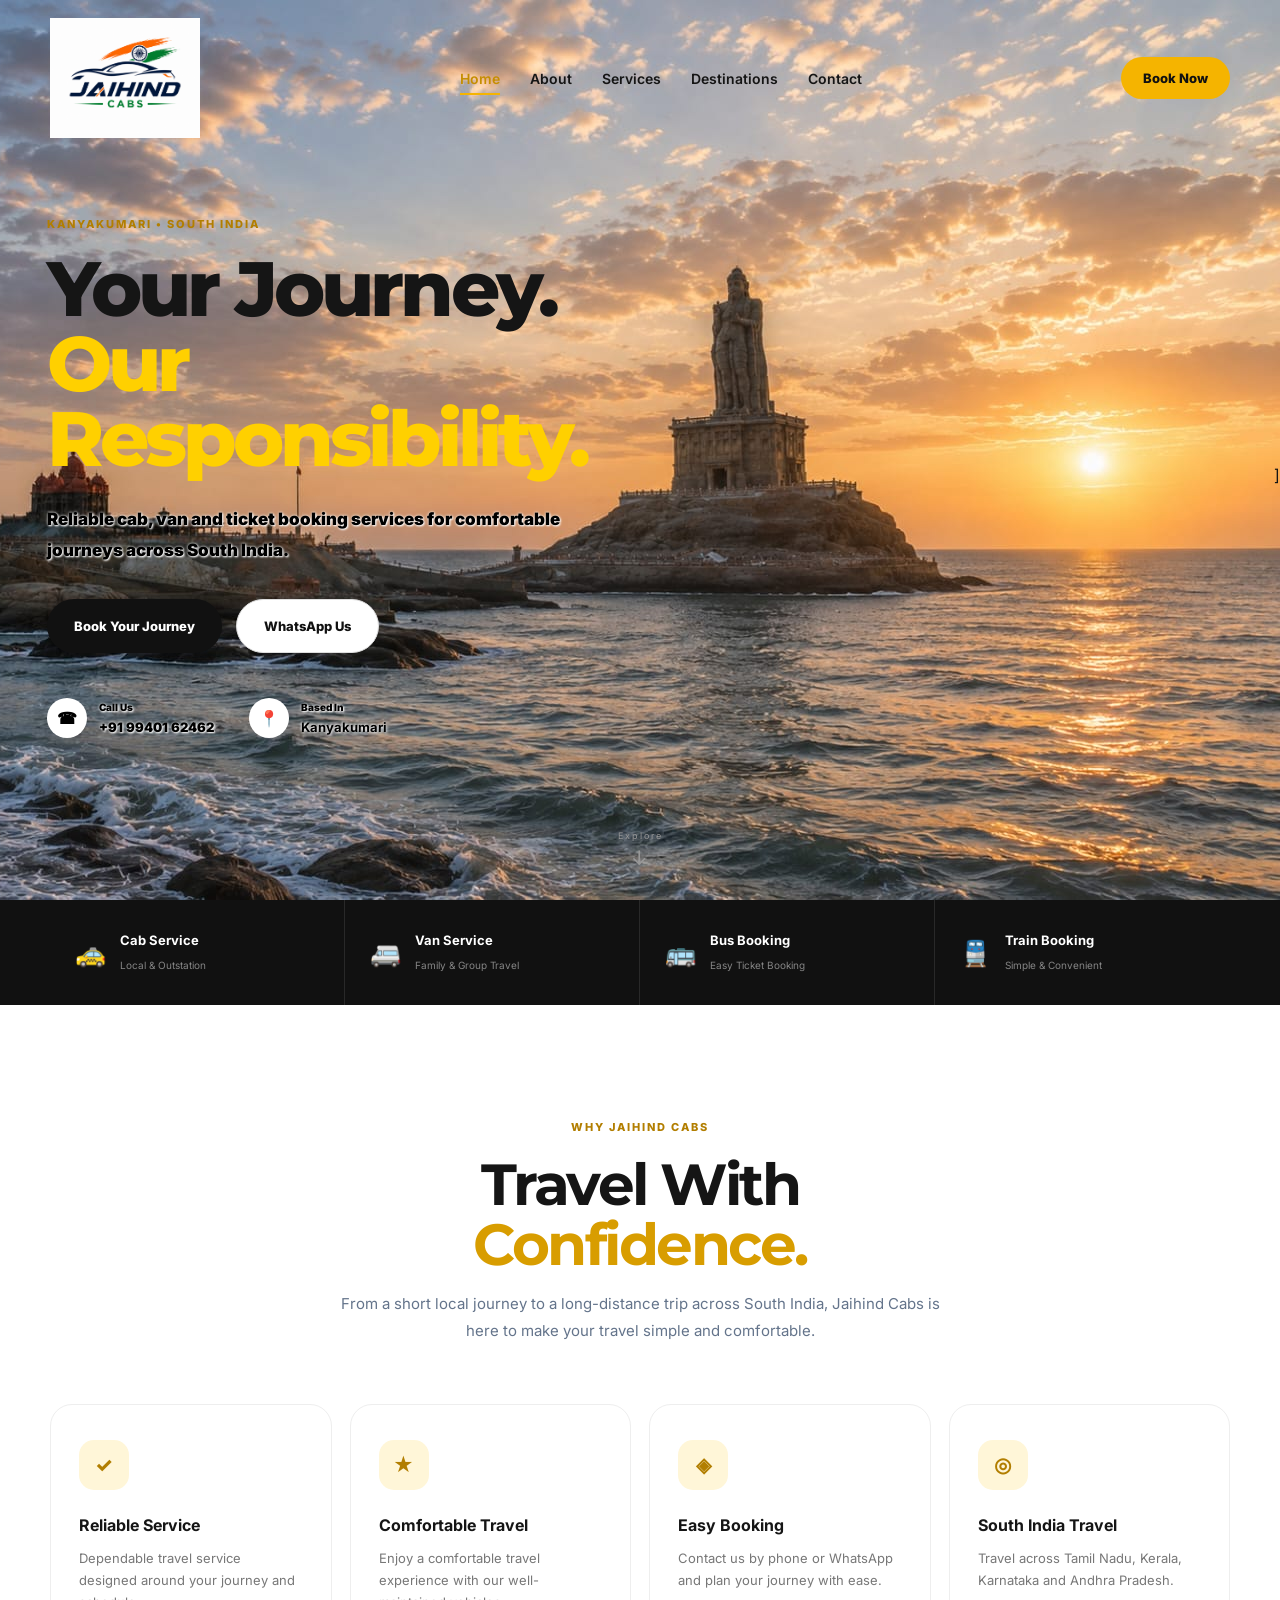
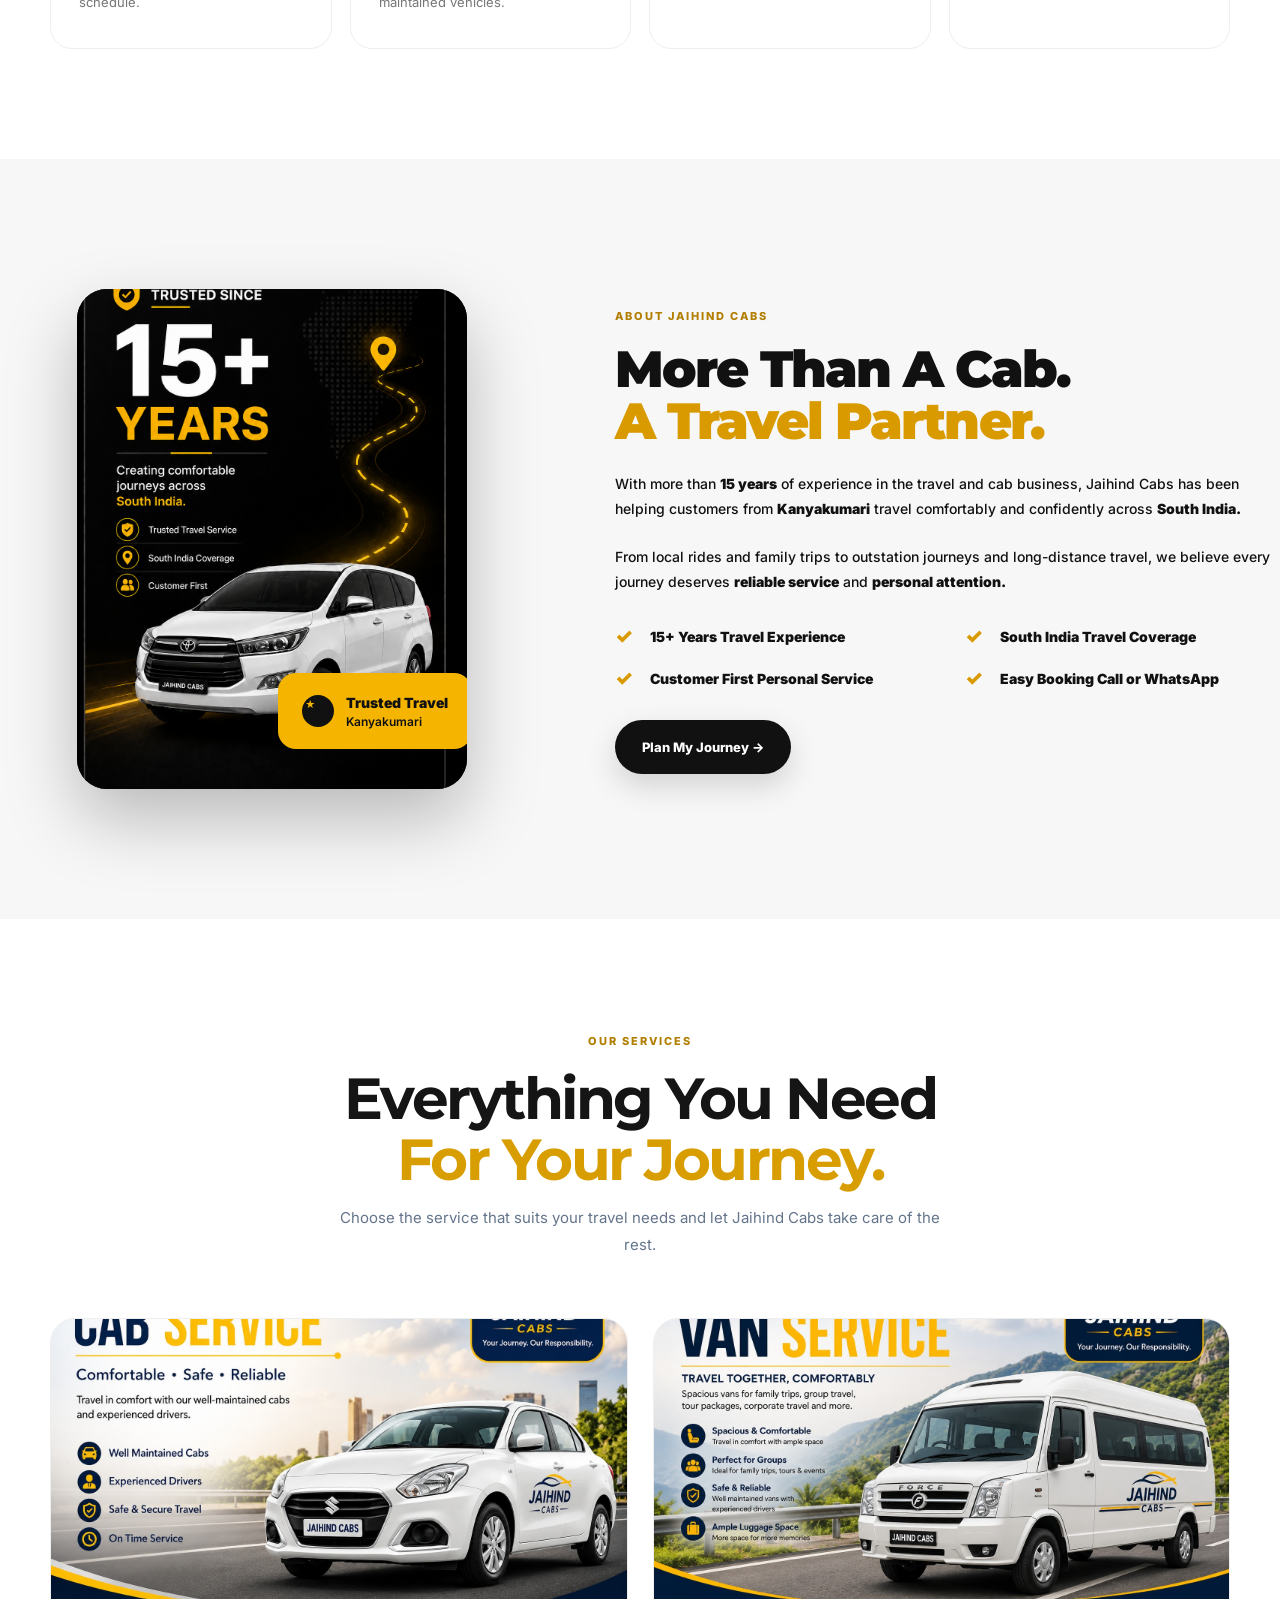
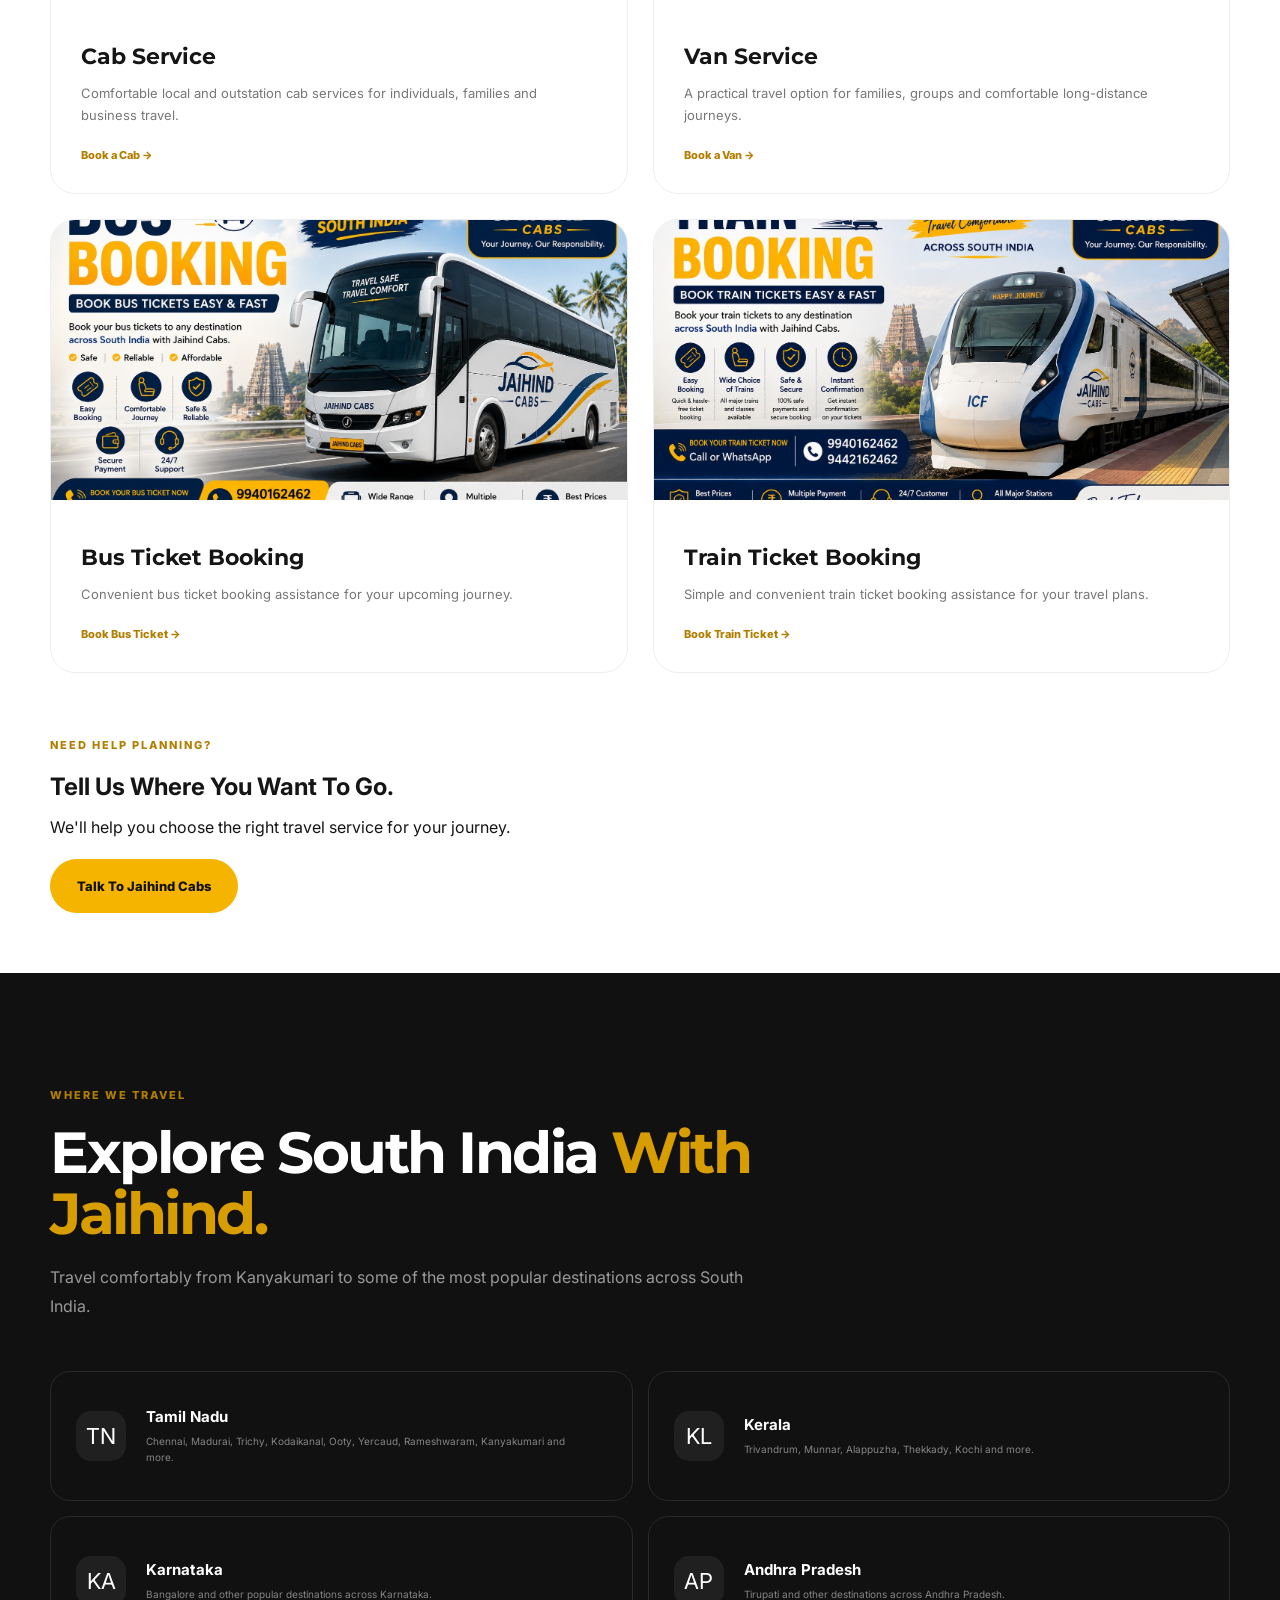
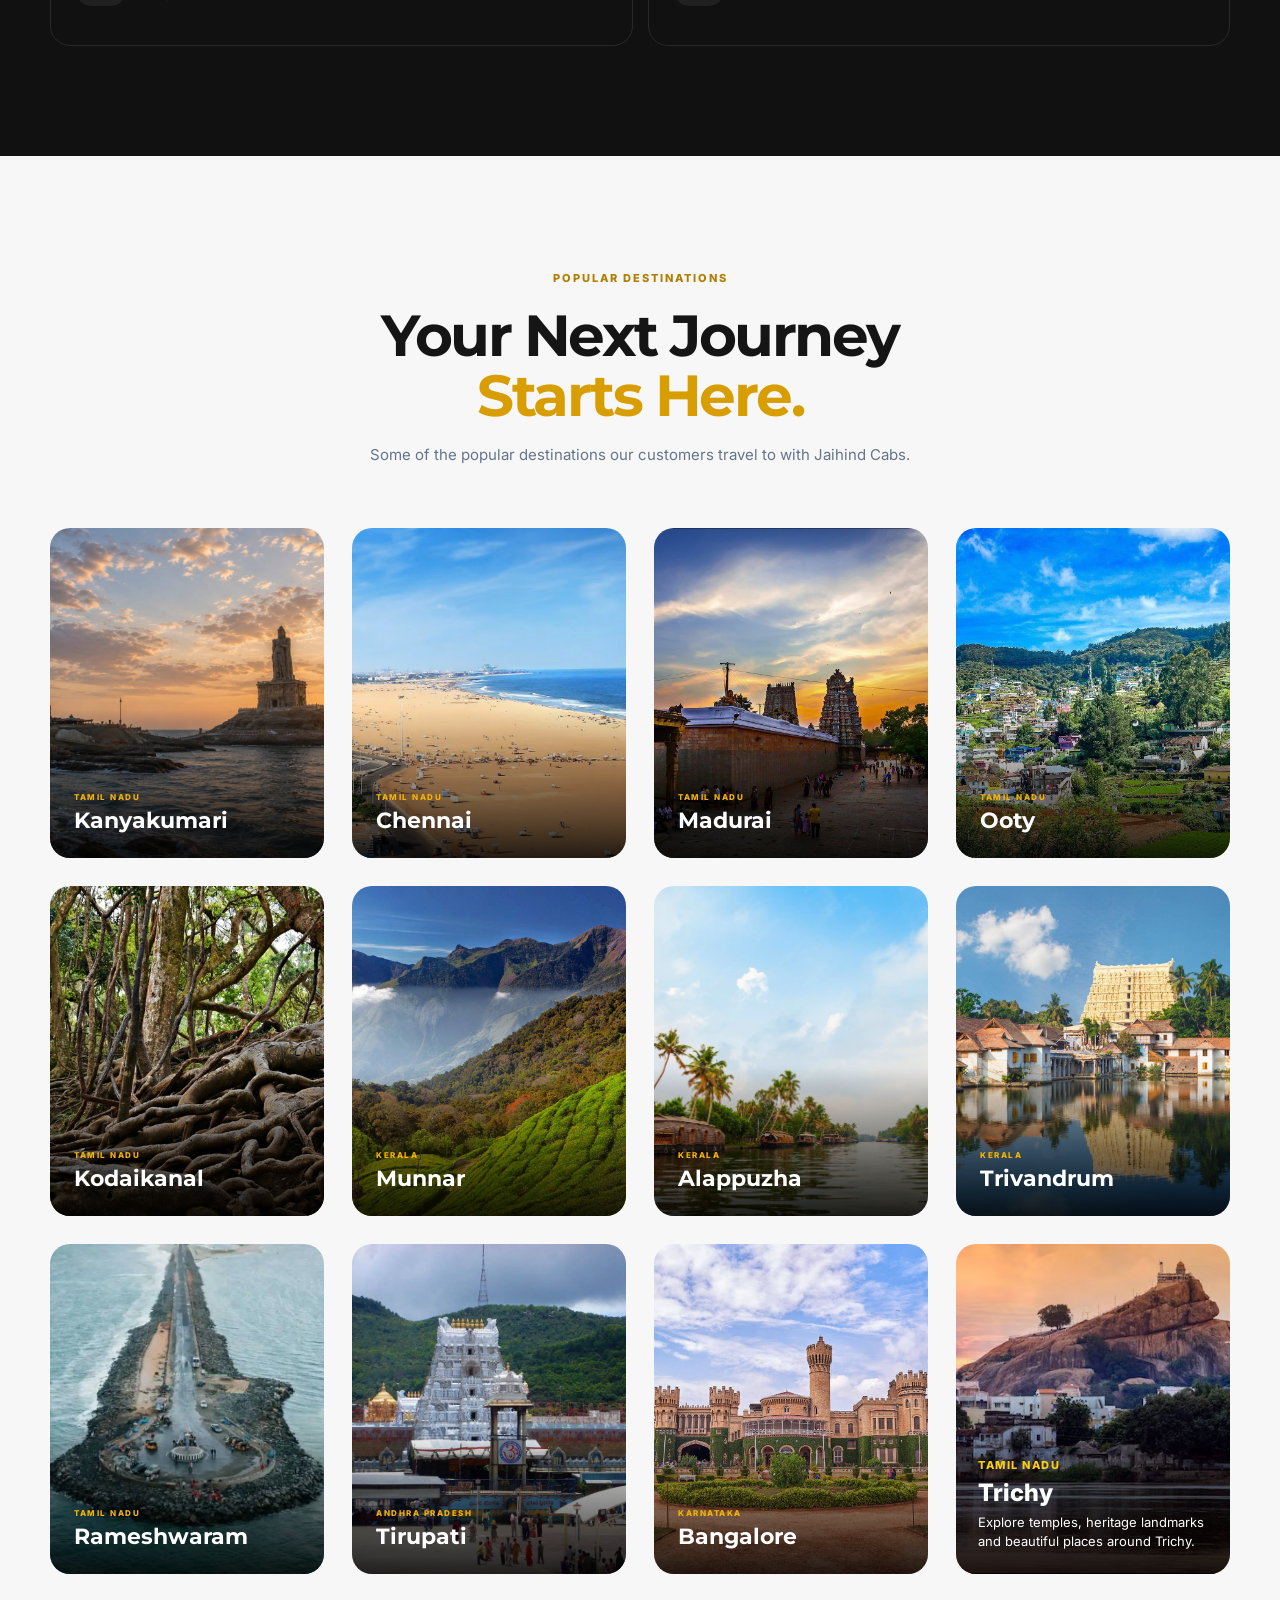
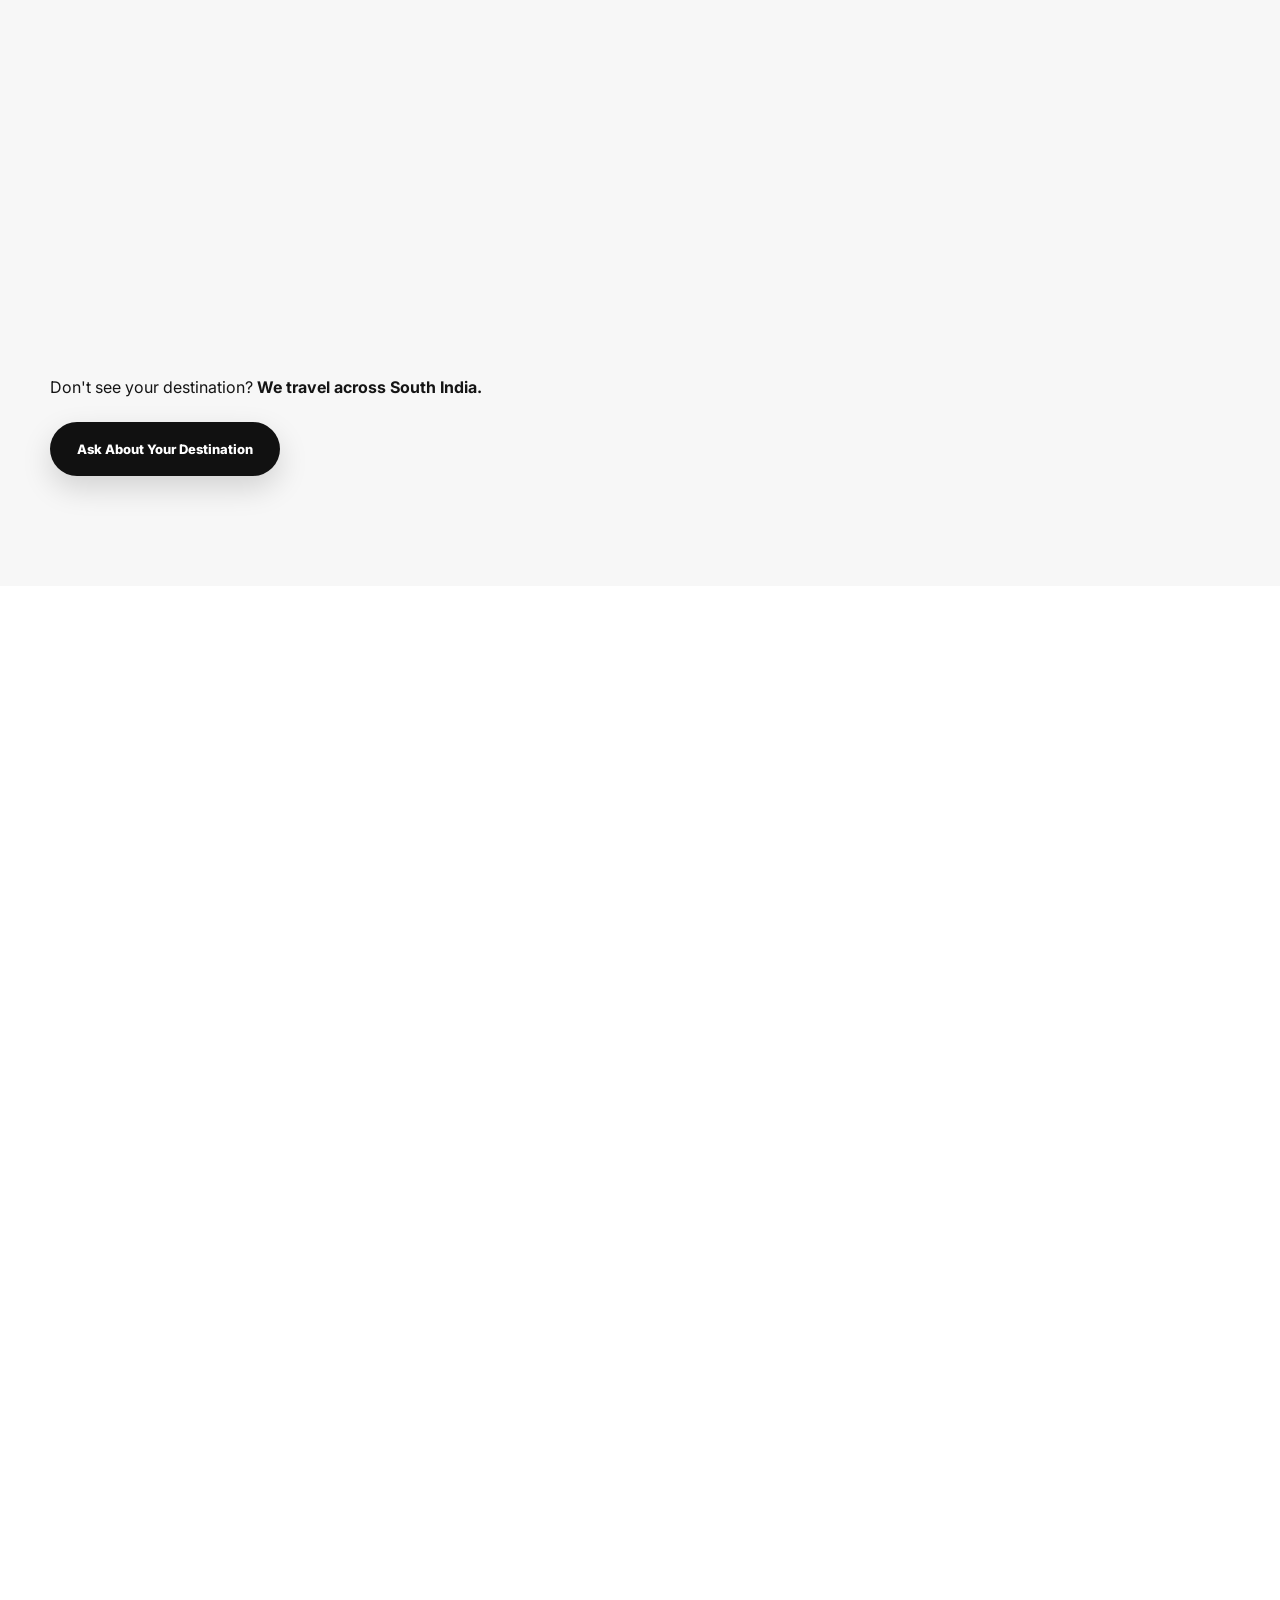
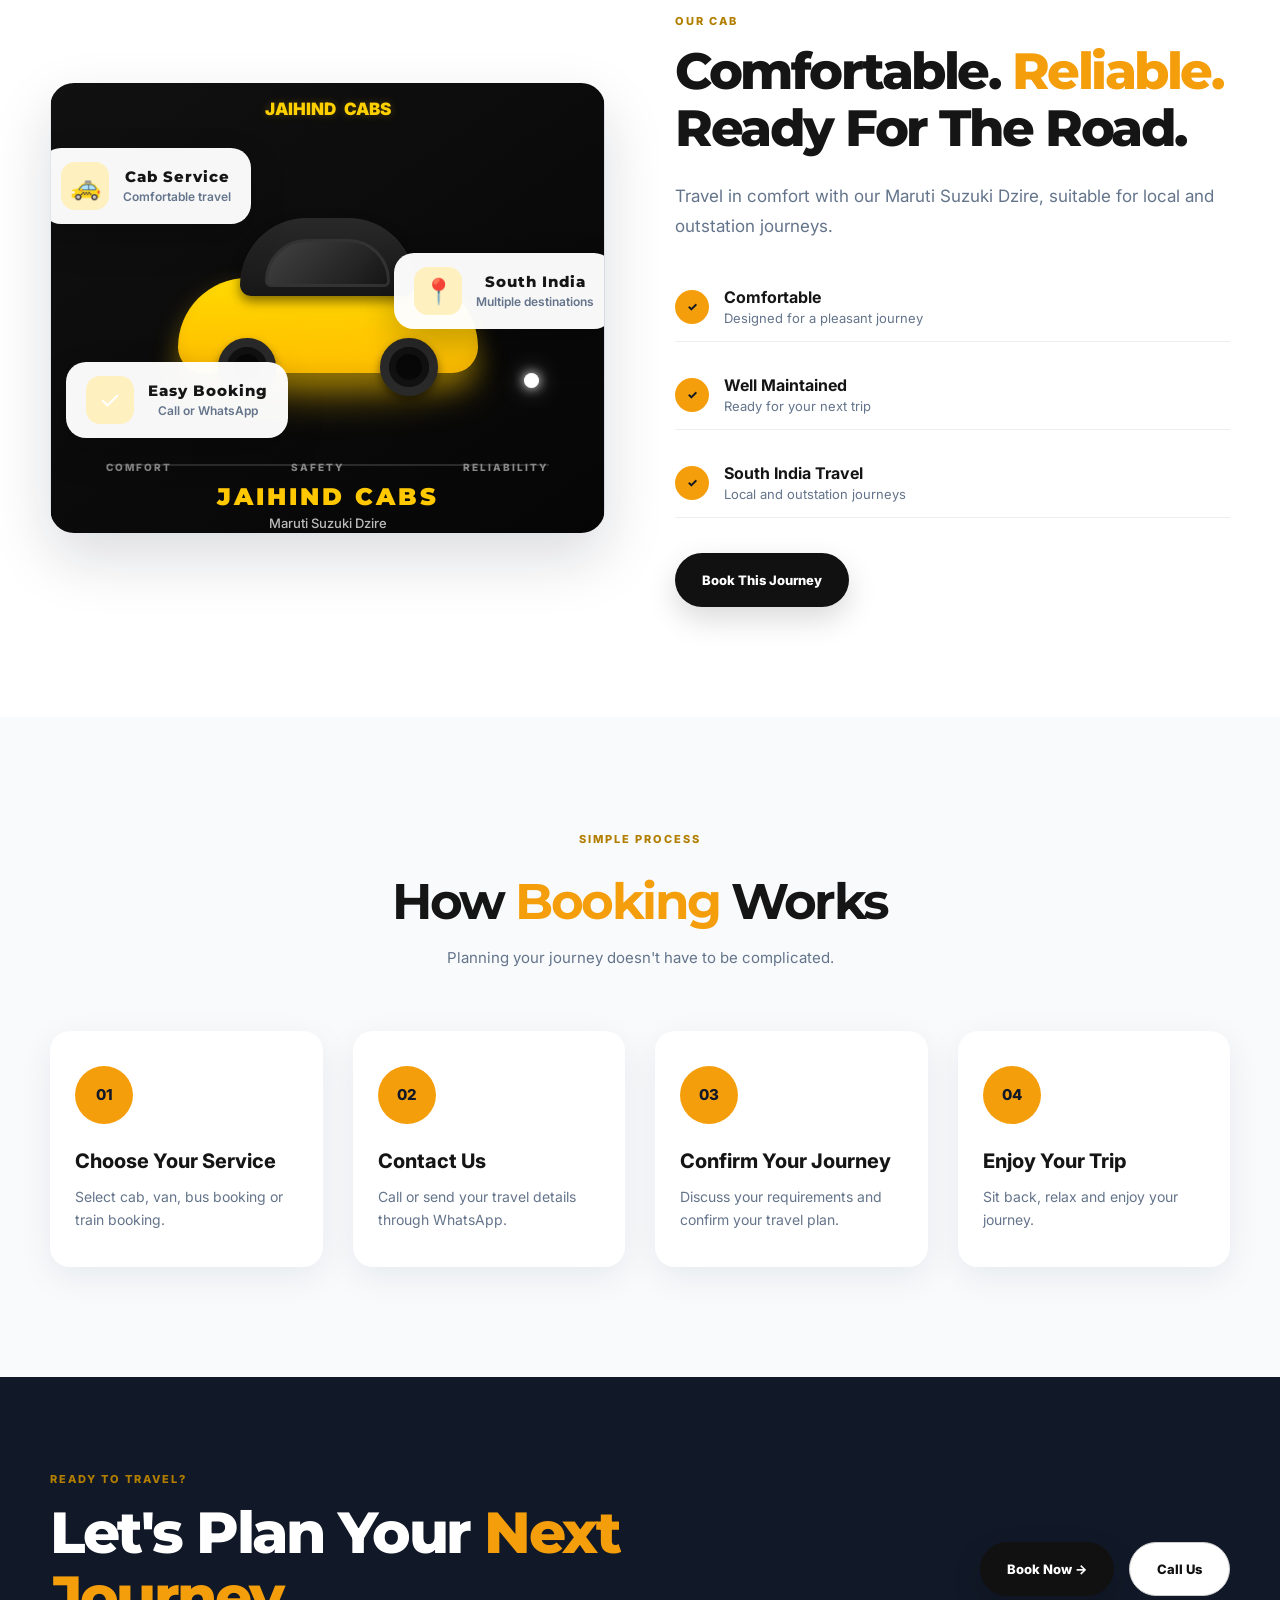
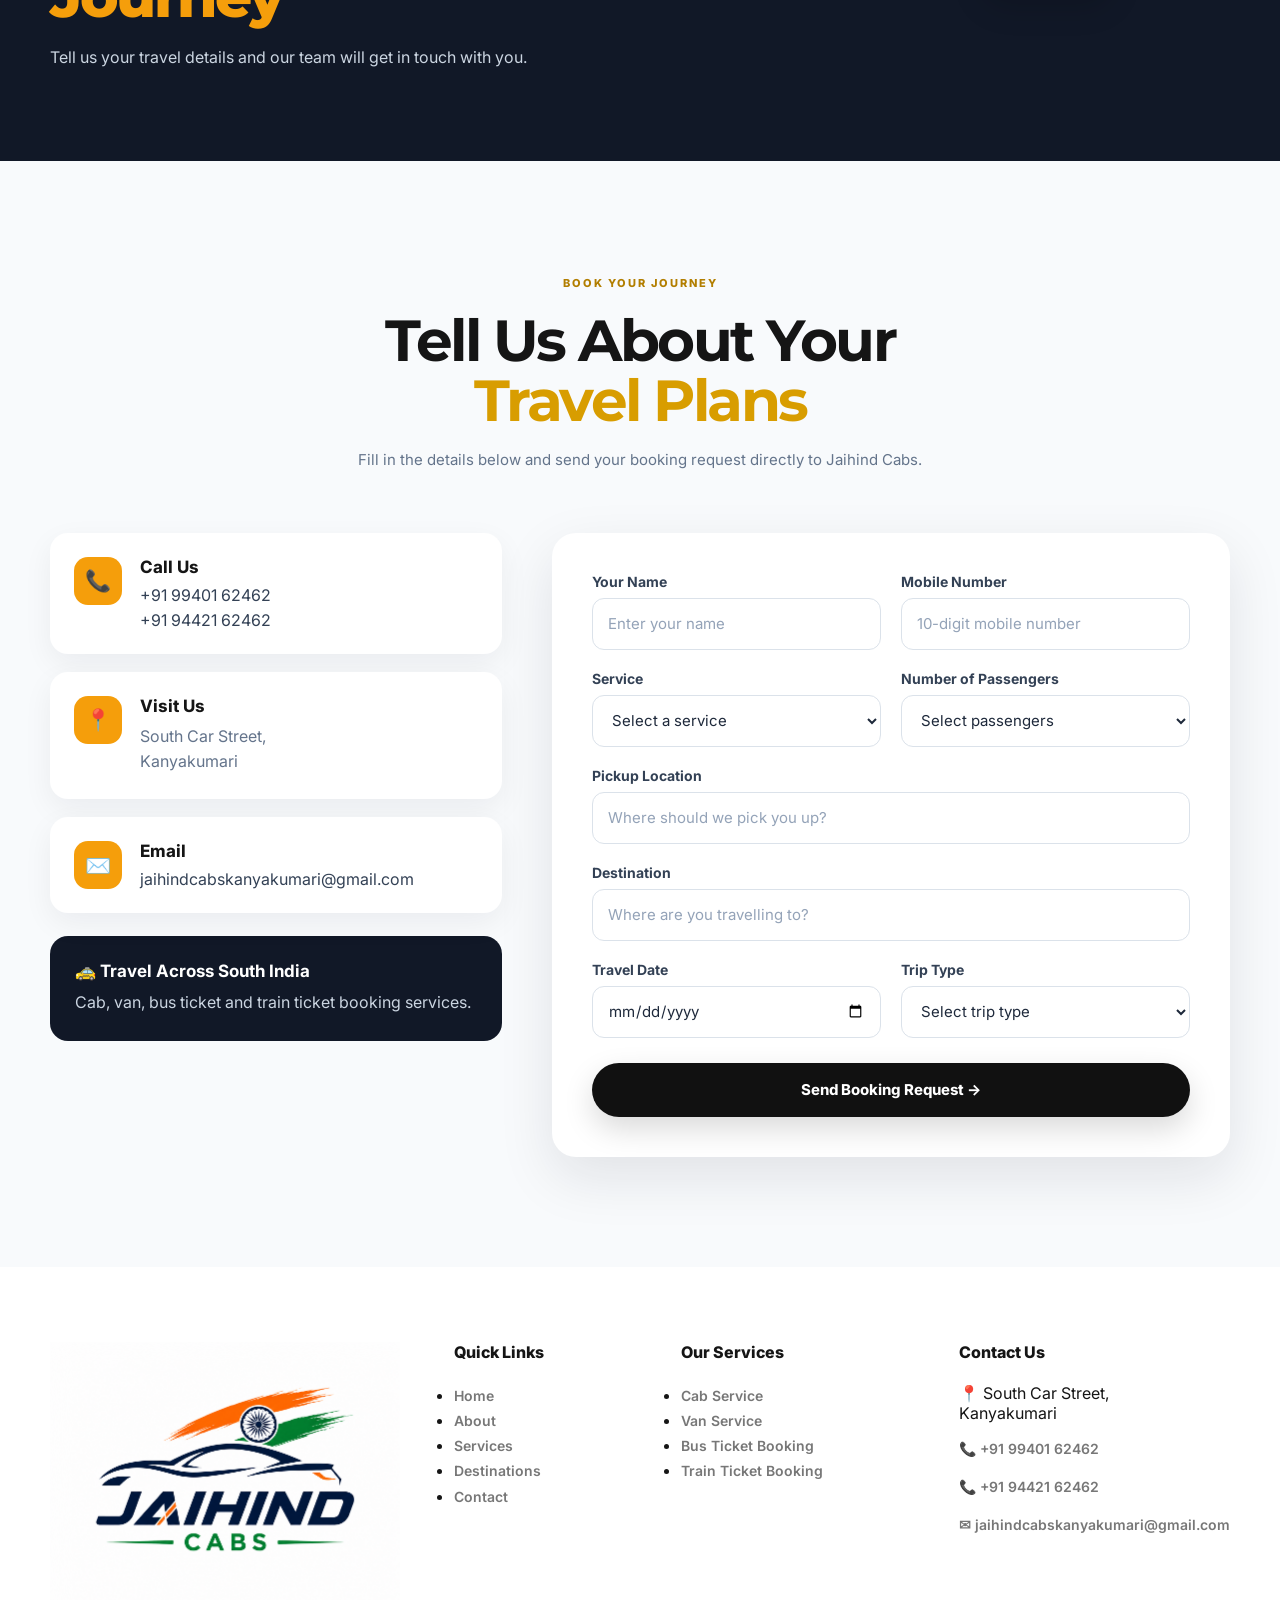
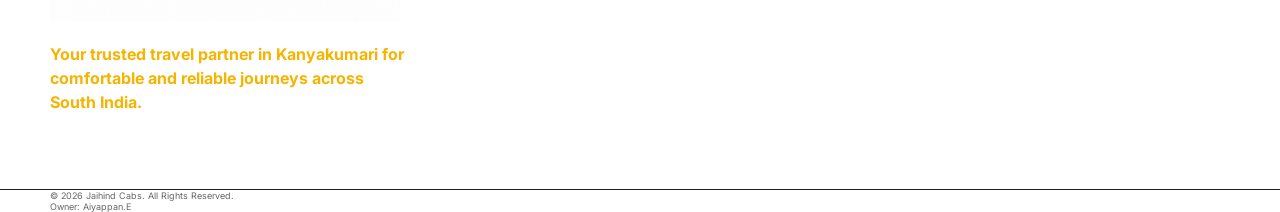
<file: index.html>
<!DOCTYPE html>
<html lang="en">

<head>

    <meta charset="UTF-8">

    <meta name="viewport"
          content="width=device-width, initial-scale=1.0">

    <meta name="description"
          content="Jaihind Cabs - Reliable cab, van, bus ticket and train ticket booking services across South India from Kanyakumari.">

    <meta name="keywords"
          content="Jaihind Cabs, Kanyakumari cab, Kanyakumari taxi, cab service Kanyakumari, South India cab, van service, bus booking, train booking">

    <meta name="author"
          content="Jaihind Cabs">

    <title>
        Jaihind Cabs | Your Journey. Our Responsibility.
    </title>


    <!-- =====================================================
         GOOGLE FONTS
    ====================================================== -->

    <link rel="preconnect"
          href="https://fonts.googleapis.com">

    <link rel="preconnect"
          href="https://fonts.gstatic.com"
          crossorigin>

    <link href="https://fonts.googleapis.com/css2?family=Inter:wght@400;500;600;700;800&family=Montserrat:wght@600;700;800;900&display=swap"
          rel="stylesheet">


    <!-- =====================================================
         CSS FILES
    ====================================================== -->

    <link rel="stylesheet"
          href="css/style.css">

    <link rel="stylesheet"
          href="css/responsive.css">

    <link rel="stylesheet"
          href="css/booking.css">

</head>


<body>


    <!-- =====================================================
         PRELOADER
    ====================================================== -->

    <div class="preloader"
         id="preloader">

        <div class="loader-logo">
            JAIHIND <span>CABS</span>
        </div>

        <div class="loader-line"></div>

        <p>
            Your Journey. Our Responsibility.
        </p>

    </div>

    <header class="header"
        id="header">

    <div class="container nav-container">

        <a href="#home"
           class="logo">

            <img src="images/logo/jaihind-logo.png"
                 alt="Jaihind Cabs Logo">

        </a>

       <nav class="navbar" id="navbar">

    <a href="#home" class="nav-link active">
        Home
    </a>

    <a href="#about" class="nav-link">
        About
    </a>

    <a href="#services" class="nav-link">
        Services
    </a>

    <a href="#destinations" class="nav-link">
        Destinations
    </a>

    <a href="#contact" class="nav-link">
        Contact
    </a>

</nav>

       <a href="#contact" class="nav-button">
    Book Now
</a>

        <button class="menu-toggle"
                id="menuToggle"
                aria-label="Open navigation menu">

            <span></span>
            <span></span>
            <span></span>

        </button>

    </div>

</header>



    



    <!-- =====================================================
         MAIN CONTENT
    ====================================================== -->

    <main>



        <!-- =================================================
             HERO SECTION
        ================================================== -->

        <section class="hero"
                 id="home">


            <!-- ANIMATED BACKGROUND -->

            <div class="hero-shape hero-shape-one"></div>

            <div class="hero-shape hero-shape-two"></div>

            <div class="hero-shape hero-shape-three"></div>



            <div class="container hero-container">


                <!-- HERO TEXT -->

                <div class="hero-content">


                    <span class="hero-tag">
                        KANYAKUMARI • SOUTH INDIA
                    </span>


                    <h1>

                        Your Journey.

                        <span>
                            Our Responsibility.
                        </span>

                    </h1>


                    <p class="hero-description">

                        Reliable cab, van and ticket booking
                        services for comfortable journeys
                        across South India.

                    </p>



                    <!-- HERO BUTTONS -->

                    <div class="hero-buttons">


                        <a href="#contact"
                           class="btn btn-primary">

                            Book Your Journey

                        </a>


                        <a href="https://wa.me/+919940162462"
                           class="btn btn-secondary"
                           target="_blank"
                           rel="noopener">

                            WhatsApp Us

                        </a>

                    </div>



                    <!-- HERO CONTACT -->

                    <div class="hero-contact">


                        <div class="hero-contact-item">

                            <span class="contact-icon">
                                ☎
                            </span>


                            <div>

                                <small>
                                    Call Us
                                </small>

                                <a href="tel:+919940162462">
                                   +91 99401 62462
                                </a>

                            </div>

                        </div>



                        <div class="hero-contact-item">

                            <span class="contact-icon">
                                📍
                            </span>


                            <div>

                                <small>
                                    Based In
                                </small>

                                <strong>
                                    Kanyakumari
                                </strong>

                            </div>

                        </div>


                    </div>

                </div>



                <!-- =================================================
                     HERO VISUAL
                ================================================== -->

                <div class="hero-visual">


                    <div class="hero-glow"></div>


                    <div class="hero-card hero-card-main">


                        <div class="hero-card-top">

                            <span>
                                JAIHIND
                            </span>

                            <span>
                                CABS
                            </span>

                        </div>



                        <!-- CSS CAR -->

                        <div class="hero-car-visual">

                            <div class="car-light"></div>


                            <div class="car-body">

                                <div class="car-window"></div>

                                <div class="car-wheel wheel-one"></div>

                                <div class="car-wheel wheel-two"></div>

                            </div>

                        </div>



                        <div class="hero-card-bottom">

                            <span>
                                COMFORT
                            </span>

                            <span>
                                SAFETY
                            </span>

                            <span>
                                RELIABILITY
                            </span>

                        </div>

                    </div>



                    <!-- FLOATING CARD 1 -->

                    <div class="floating-card floating-card-one">

                        <span>
                            🚕
                        </span>

                        <div>

                            <strong>
                                Cab Service
                            </strong>

                            <small>
                                Comfortable travel
                            </small>

                        </div>

                    </div>



                    <!-- FLOATING CARD 2 -->

                    <div class="floating-card floating-card-two">

                        <span>
                            📍
                        </span>

                        <div>

                            <strong>
                                South India
                            </strong>

                            <small>
                                Multiple destinations
                            </small>

                        </div>

                    </div>



                    <!-- FLOATING CARD 3 -->

                    <div class="floating-card floating-card-three">

                        <span>
                            ✓
                        </span>

                        <div>

                            <strong>
                                Easy Booking
                            </strong>

                            <small>
                                Call or WhatsApp
                            </small>

                        </div>

                    </div>

                </div>

            </div>]



            <!-- SCROLL INDICATOR -->

            <a href="#services"
               class="scroll-indicator">

                <span>
                    Explore
                </span>

                <span class="scroll-arrow">
                    ↓
                </span>

            </a>


        </section>



        <!-- =====================================================
             QUICK SERVICES
        ====================================================== -->

        <section class="quick-services">

            <div class="container quick-services-container">


                <div class="quick-service">

                    <span class="quick-icon">
                        🚕
                    </span>

                    <div>

                        <strong>
                            Cab Service
                        </strong>

                        <small>
                            Local & Outstation
                        </small>

                    </div>

                </div>



                <div class="quick-service">

                    <span class="quick-icon">
                        🚐
                    </span>

                    <div>

                        <strong>
                            Van Service
                        </strong>

                        <small>
                            Family & Group Travel
                        </small>

                    </div>

                </div>



                <div class="quick-service">

                    <span class="quick-icon">
                        🚌
                    </span>

                    <div>

                        <strong>
                            Bus Booking
                        </strong>

                        <small>
                            Easy Ticket Booking
                        </small>

                    </div>

                </div>



                <div class="quick-service">

                    <span class="quick-icon">
                        🚆
                    </span>

                    <div>

                        <strong>
                            Train Booking
                        </strong>

                        <small>
                            Simple & Convenient
                        </small>

                    </div>

                </div>


            </div>

        </section>



        <!-- =====================================================
             WHY JAIHIND CABS
        ====================================================== -->

        <section class="intro-section section-padding">

            <div class="container">


                <div class="section-heading centered">

                    <span class="section-label">
                        WHY JAIHIND CABS
                    </span>


                    <h2>

                        Travel With

                        <span>
                            Confidence.
                        </span>

                    </h2>


                    <p>

                        From a short local journey to a
                        long-distance trip across South India,
                        Jaihind Cabs is here to make your travel
                        simple and comfortable.

                    </p>

                </div>



                <div class="benefits-grid">


                    <article class="benefit-card">

                        <div class="benefit-icon">
                            ✓
                        </div>

                        <h3>
                            Reliable Service
                        </h3>

                        <p>

                            Dependable travel service designed
                            around your journey and schedule.

                        </p>

                    </article>



                    <article class="benefit-card">

                        <div class="benefit-icon">
                            ★
                        </div>

                        <h3>
                            Comfortable Travel
                        </h3>

                        <p>

                            Enjoy a comfortable travel experience
                            with our well-maintained vehicles.

                        </p>

                    </article>



                    <article class="benefit-card">

                        <div class="benefit-icon">
                            ◈
                        </div>

                        <h3>
                            Easy Booking
                        </h3>

                        <p>

                            Contact us by phone or WhatsApp
                            and plan your journey with ease.

                        </p>

                    </article>



                    <article class="benefit-card">

                        <div class="benefit-icon">
                            ◎
                        </div>

                        <h3>
                            South India Travel
                        </h3>

                        <p>

                            Travel across Tamil Nadu, Kerala,
                            Karnataka and Andhra Pradesh.

                        </p>

                    </article>


                </div>

            </div>

        </section>
        <!-- =====================================================
     ABOUT JAIHIND CABS
====================================================== -->

<section class="about-preview section-padding" id="about">

    <div class="container about-preview-grid">

        <!-- ==============================
             LEFT SIDE - IMAGE
        =============================== -->

        <div class="about-visual reveal">

            <div class="about-image-card">

                <img src="images/dzire.jpg"
                     alt="Jaihind Cabs - 15+ Years Trusted Travel">

                <div class="about-floating">

                    <span class="about-location-icon">
                        ★
                    </span>

                    <div>
                        <strong>Trusted Travel</strong>
                        <small>Kanyakumari</small>
                    </div>

                </div>

            </div>

        </div>


        <!-- ==============================
             RIGHT SIDE - ABOUT CONTENT
        =============================== -->

        <div class="about-content reveal">

            <span class="section-label">
                ABOUT JAIHIND CABS
            </span>

            <h2>
                More Than A Cab.
                <span>A Travel Partner.</span>
            </h2>

            <p>
                With more than <strong>15 years</strong> of
                experience in the travel and cab business,
                Jaihind Cabs has been helping customers from
                <strong>Kanyakumari</strong> travel comfortably
                and confidently across <strong>South India.</strong>
            </p>

            <p>
                From local rides and family trips to outstation
                journeys and long-distance travel, we believe
                every journey deserves <strong>reliable service</strong>
                and <strong>personal attention.</strong>
            </p>


            <div class="about-features">

                <div class="about-feature">

                    <span>✓</span>

                    <div>
                        <strong>15+ Years Travel Experience</strong>
                    </div>

                </div>


                <div class="about-feature">

                    <span>✓</span>

                    <div>
                        <strong>South India Travel Coverage</strong>
                    </div>

                </div>


                <div class="about-feature">

                    <span>✓</span>

                    <div>
                        <strong>Customer First Personal Service</strong>
                    </div>

                </div>


                <div class="about-feature">

                    <span>✓</span>

                    <div>
                        <strong>Easy Booking Call or WhatsApp</strong>
                    </div>

                </div>

            </div>


            <a href="#contact" class="btn btn-primary">
                Plan My Journey →
            </a>

        </div>

    </div>

</section>






        <!-- =====================================================
             SERVICES SECTION
        ====================================================== -->

        <section class="services-section section-padding"
                 id="services">

            <div class="container">


                <div class="section-heading centered">

                    <span class="section-label">
                        OUR SERVICES
                    </span>


                    <h2>

                        Everything You Need

                        <span>
                            For Your Journey.
                        </span>

                    </h2>


                    <p>

                        Choose the service that suits your
                        travel needs and let Jaihind Cabs
                        take care of the rest.

                    </p>

                </div>



                <div class="services-grid">


                    <!-- CAB SERVICE -->

                    <article class="service-card">


                        <div class="service-image">

                            <img src="images/services/cab-service.jpg"
                                alt="Jaihind Cabs cab service">

                        </div>


                        <div class="service-content">



                            <h3>
                                Cab Service
                            </h3>


                            <p>

                                Comfortable local and outstation
                                cab services for individuals,
                                families and business travel.

                            </p>


                            <a href="#contact"
                               class="service-link">

                                Book a Cab
                                <span>→</span>

                            </a>

                        </div>

                    </article>



                    <!-- VAN SERVICE -->

                    <article class="service-card">


                        <div class="service-image">

                            <img src="images/services/van-service.jpg"
                                 alt="Jaihind Cabs van service">

                        </div>


                        <div class="service-content">

                           


                            <h3>
                                Van Service
                            </h3>


                            <p>

                                A practical travel option for
                                families, groups and comfortable
                                long-distance journeys.

                            </p>


                            <a href="#contact"
                               class="service-link">

                                Book a Van
                                <span>→</span>

                            </a>

                        </div>

                    </article>



                    <!-- BUS BOOKING -->

                    <article class="service-card">


                        <div class="service-image">

                            <img src="images/services/bus-booking.jpg"
                                 alt="Bus ticket booking service">

                        </div>


                        <div class="service-content">

                          


                            <h3>
                                Bus Ticket Booking
                            </h3>


                            <p>

                                Convenient bus ticket booking
                                assistance for your upcoming
                                journey.

                            </p>


                            <a href="#contact"
                               class="service-link">

                                Book Bus Ticket
                                <span>→</span>

                            </a>

                        </div>

                    </article>



                    <!-- TRAIN BOOKING -->

                    <article class="service-card">


                        <div class="service-image">

                            <img src="images/services/train-booking.jpg"
                                 alt="Train ticket booking service">

                        </div>


                        <div class="service-content">

                            


                            <h3>
                                Train Ticket Booking
                            </h3>


                            <p>

                                Simple and convenient train
                                ticket booking assistance for
                                your travel plans.

                            </p>


                            <a href="#contact"
                               class="service-link">

                                Book Train Ticket
                                <span>→</span>

                            </a>

                        </div>

                    </article>


                </div>

            </div>

        </section>



        <!-- =====================================================
             SERVICE CTA
        ====================================================== -->

        <section class="service-cta">

            <div class="container service-cta-container">

                <div>

                    <span class="section-label">
                        NEED HELP PLANNING?
                    </span>

                    <h2>
                        Tell Us Where You Want To Go.
                    </h2>

                    <p>
                        We'll help you choose the right
                        travel service for your journey.
                    </p>

                </div>


                <a href="#contact"
                   class="btn btn-light">

                    Talk To Jaihind Cabs

                </a>

            </div>

        </section>
                <!-- =====================================================
             SOUTH INDIA COVERAGE
        ====================================================== -->

        <section class="coverage-section section-padding"
                 id="coverage">

            <div class="container">


                <div class="coverage-heading reveal coverage-heading-reveal">

                    <div>

                        <span class="section-label">
                            WHERE WE TRAVEL
                        </span>

                        <h2>

                            Explore South India

                            <span>
                                With Jaihind.
                            </span>

                        </h2>

                    </div>


                    <p>

                        Travel comfortably from Kanyakumari
                        to some of the most popular destinations
                        across South India.

                    </p>

                </div>



                <!-- STATES -->

                <div class="states-grid">


                    <!-- TAMIL NADU -->

                    <div class="state-card reveal coverage-state-reveal">

                        <div class="state-icon">
                            TN
                        </div>

                        <div>

                            <h3>
                                Tamil Nadu
                            </h3>

                            <p>

                                Chennai, Madurai, Trichy,
                                Kodaikanal, Ooty, Yercaud,
                                Rameshwaram, Kanyakumari
                                and more.

                            </p>

                        </div>

                    </div>



                    <!-- KERALA -->

                    <div class="state-card reveal coverage-state-reveal">

                        <div class="state-icon">
                            KL
                        </div>

                        <div>

                            <h3>
                                Kerala
                            </h3>

                            <p>

                                Trivandrum, Munnar, Alappuzha,
                                Thekkady, Kochi and more.

                            </p>

                        </div>

                    </div>



                    <!-- KARNATAKA -->

                    <div class="state-card reveal coverage-state-reveal">

                        <div class="state-icon">
                            KA
                        </div>

                        <div>

                            <h3>
                                Karnataka
                            </h3>

                            <p>

                                Bangalore and other popular
                                destinations across Karnataka.

                            </p>

                        </div>

                    </div>



                    <!-- ANDHRA PRADESH -->

                    <div class="state-card reveal coverage-state-reveal">

                        <div class="state-icon">
                            AP
                        </div>

                        <div>

                            <h3>
                                Andhra Pradesh
                            </h3>

                            <p>

                                Tirupati and other destinations
                                across Andhra Pradesh.

                            </p>

                        </div>

                    </div>


                </div>

            </div>

        </section>



        <!-- =====================================================
             POPULAR DESTINATIONS
        ====================================================== -->

        <section class="destinations-section section-padding"
                 id="destinations">

            <div class="container">


                <div class="section-heading centered">

                    <span class="section-label">
                        POPULAR DESTINATIONS
                    </span>


                    <h2>

                        Your Next Journey

                        <span>
                            Starts Here.
                        </span>

                    </h2>


                    <p>

                        Some of the popular destinations
                        our customers travel to with Jaihind Cabs.

                    </p>

                </div>



                <div class="destinations-grid">


                    <!-- KANYAKUMARI -->

                    <a href="pages/kanyakumari.html"
                       class="destination-card destination-large">


                        <img src="images/destinations/tamilnadu/kanyakumari.jpg"
                             alt="Kanyakumari travel">


                        <div class="destination-overlay">

                            <span>
                                TAMIL NADU
                            </span>

                            <h3>
                                Kanyakumari
                            </h3>

                        </div>

                    </a>


                    <!-- CHENNAI -->

<a href="pages/chennai.html"
   class="destination-card">

    <img src="images/destinations/tamilnadu/chennai.jpg"
         alt="Chennai travel">

    <div class="destination-overlay">

        <span>
            TAMIL NADU
        </span>

        <h3>
            Chennai
        </h3>

    </div>

</a>



                    <!-- MADURAI -->

                    <a href="pages/madurai.html"
                       class="destination-card">


                        <img src="images/destinations/tamilnadu/madurai.jpg"
                             alt="Madurai travel">


                        <div class="destination-overlay">

                            <span>
                                TAMIL NADU
                            </span>

                            <h3>
                                Madurai
                            </h3>

                        </div>

                    </a>



                    <!-- OOTY -->

                    <a href="pages/ooty.html"
                       class="destination-card">


                        <img src="images/destinations/tamilnadu/ooty.jpg"
                             alt="Ooty travel">


                        <div class="destination-overlay">

                            <span>
                                TAMIL NADU
                            </span>

                            <h3>
                                Ooty
                            </h3>

                        </div>

                    </a>



                    <!-- KODAIKANAL -->

                    <a href="pages/kodaikanal.html"
                       class="destination-card">

                        <img src="images/destinations/tamilnadu/kodaikanal.jpg"
                             alt="Kodaikanal travel">



                    


                        <div class="destination-overlay">

                            <span>
                                TAMIL NADU
                            </span>

                            <h3>
                                Kodaikanal
                            </h3>

                        </div>

                    </a>



                    <!-- MUNNAR -->

                    <a href="pages/munnar.html"
                       class="destination-card destination-wide">


                        <img src="images/destinations/kerala/munnar.jpg"
                             alt="Munnar travel">


                        <div class="destination-overlay">

                            <span>
                                KERALA
                            </span>

                            <h3>
                                Munnar
                            </h3>

                        </div>

                    </a>



                    <!-- ALAPPUZHA -->

                    <a href="pages/alappuzha.html"
                       class="destination-card">


                        <img src="images/destinations/kerala/alappuzha.jpg"
                             alt="Alappuzha travel">


                        <div class="destination-overlay">

                            <span>
                                KERALA
                            </span>

                            <h3>
                                Alappuzha
                            </h3>

                        </div>

                    </a>



                    <!-- TRIVANDRUM -->

                    <a href="pages/trivandrum.html"
                       class="destination-card">


                        <img src="images/destinations/kerala/trivandrum.jpg"
                             alt="Trivandrum travel">


                        <div class="destination-overlay">

                            <span>
                                KERALA
                            </span>

                            <h3>
                                Trivandrum
                            </h3>

                        </div>

                    </a>



                    <!-- RAMESHWARAM -->

                    <a href="pages/rameshwaram.html"
                       class="destination-card">


                        <img src="images/destinations/tamilnadu/rameshwaram.jpg"
                             alt="Rameshwaram travel">


                        <div class="destination-overlay">

                            <span>
                                TAMIL NADU
                            </span>

                            <h3>
                                Rameshwaram
                            </h3>

                        </div>

                    </a>



                    <!-- TIRUPATI -->

                    <a href="pages/tirupati.html"
                       class="destination-card">


                        <img src="images/destinations/andhra/tirupati.jpg"
                             alt="Tirupati travel">


                        <div class="destination-overlay">

                            <span>
                                ANDHRA PRADESH
                            </span>

                            <h3>
                                Tirupati
                            </h3>

                        </div>

                    </a>



                    <!-- BANGALORE -->

                    <a href="pages/bangalore.html"
                       class="destination-card">


                        <img src="images/destinations/karnataka/bangalore.jpg"
                             alt="Bangalore travel">


                        <div class="destination-overlay">

                            <span>
                                KARNATAKA
                            </span>

                            <h3>
                                Bangalore
                            </h3>

                        </div>

                    </a>


                    <article class="destination-card">

    <a href="pages/trichy.html">

        <div class="destination-image">

            <img src="images/destinations/tamilnadu/trichy.jpg"
                 alt="Trichy">

        </div>

        <div class="destination-content">

            <span>TAMIL NADU</span>

            <h3>Trichy</h3>

            <p>
                Explore temples, heritage landmarks
                and beautiful places around Trichy.
            </p>

        </div>

    </a>

</article>

<article class="destination-card">

    <a href="pages/pondicherry.html">

        <div class="destination-image">

            <img src="images/destinations/tamilnadu/pondicherry.jpg"
                 alt="Pondicherry">

        </div>

        <div class="destination-content">

            <span>TAMIL NADU</span>

            <h3>Pondicherry</h3>

            <p>
                Discover beautiful beaches, French-style
                streets and peaceful coastal attractions.
            </p>

        </div>

    </a>

</article>

<article class="destination-card">

    <a href="pages/yercaud.html">

        <div class="destination-image">

            <img src="images/destinations/tamilnadu/yercaud.jpg"
                 alt="Yercaud">

        </div>

        <div class="destination-content">

            <span>TAMIL NADU</span>

            <h3>Yercaud</h3>

            <p>
                Enjoy peaceful hills, scenic viewpoints,
                waterfalls and refreshing mountain air.
            </p>

        </div>

    </a>

</article>

<article class="destination-card">

    <a href="pages/thekkady.html">

        <div class="destination-image">

            <img src="images/destinations/kerala/thekkady.jpg"
                 alt="Thekkady">

        </div>

        <div class="destination-content">

            <span>KERALA</span>

            <h3>Thekkady</h3>

            <p>
                Experience wildlife, forests, spice gardens
                and the beautiful Periyar region.
            </p>

        </div>

    </a>

</article>

<article class="destination-card">

    <a href="pages/kochi.html">

        <div class="destination-image">

            <img src="images/destinations/kerala/kochi.jpg"
                 alt="Kochi">

        </div>

        <div class="destination-content">

            <span>KERALA</span>

            <h3>Kochi</h3>

            <p>
                Explore historic streets, coastal landmarks,
                culture and vibrant city attractions.
            </p>

        </div>

    </a>

</article>



                </div>



                <!-- DESTINATION MESSAGE -->

                <div class="destination-bottom">

                    <p>

                        Don't see your destination?

                        <strong>
                            We travel across South India.
                        </strong>

                    </p>


                    <a href="#contact"
                       class="btn btn-primary">

                        Ask About Your Destination

                    </a>

                </div>

            </div>

        </section>



        <!-- =====================================================
             DESTINATION BOOKING CTA
        ====================================================== -->

        <section class="booking-cta reveal">

            <div class="container booking-cta-container">


                <div>

                    <span class="section-label">
                        PLANNING A TRIP?
                    </span>


                    <h2>

                        Wherever You're Going,

                        <span>
                            We'll Help You Get There.
                        </span>

                    </h2>


                    <p>

                        Tell us your pickup location and
                        destination. Our team will help you
                        arrange the right travel option.

                    </p>

                </div>



                <div class="booking-cta-buttons">


                    <a href="#contact"
                       class="btn btn-light">

                        Book Your Journey

                    </a>


                    <a href="tel:+919940162462"
                       class="btn btn-outline-light">

                        Call +9199401 62462

                    </a>

                </div>


            </div>

        </section>
        <!-- =====================================================
     EXPERIENCE / TRUST SECTION
====================================================== -->

<section class="experience-section section-padding reveal">

    <div class="experience-overlay"></div>

    <div class="container experience-container">

        <span class="experience-label">
            YOUR TRUSTED TRAVEL PARTNER IN KANYAKUMARI
        </span>

        <h2>
            15+ Years of Creating
            <span>Memorable Journeys</span>
        </h2>

        <div class="experience-stats">

            <div class="experience-stat">
                <strong>4</strong>
                <span>Travel Services</span>
            </div>

            <div class="experience-stat">
                <strong>15+ Yrs</strong>
                <span>Travel Experience</span>
            </div>

            <div class="experience-stat">
                <strong>South India</strong>
                <span>Travel Coverage</span>
            </div>

        </div>

    </div>

</section>


<!-- =====================================================
     DZIRE / VEHICLE SECTION
====================================================== -->

<section class="vehicle-section section-padding">

    <div class="container vehicle-grid">

        <div class="vehicle-visual">

            <div class="vehicle-frame">

               <div class="vehicle-placeholder">

    <div class="animated-cab-card">

        <div class="cab-brand-top">
            <span>JAIHIND</span>
            <span>CABS</span>
        </div>

        <div class="cab-service-bubble">
            <div class="bubble-icon">🚕</div>
            <div>
                <strong>Cab Service</strong>
                <small>Comfortable travel</small>
            </div>
        </div>

        <div class="cab-location-bubble">
            <div class="bubble-icon">📍</div>
            <div>
                <strong>South India</strong>
                <small>Multiple destinations</small>
            </div>
        </div>

        <div class="cab-booking-bubble">
            <div class="bubble-icon">✓</div>
            <div>
                <strong>Easy Booking</strong>
                <small>Call or WhatsApp</small>
            </div>
        </div>

        <div class="animated-yellow-car">

            <div class="yellow-car-roof"></div>

            <div class="yellow-car-window"></div>

            <div class="yellow-car-body"></div>

            <div class="yellow-car-wheel yellow-wheel-one"></div>
            <div class="yellow-car-wheel yellow-wheel-two"></div>

            <div class="yellow-car-glow"></div>

        </div>

        <div class="cab-line"></div>

        <div class="cab-features">
            <span>COMFORT</span>
            <span>SAFETY</span>
            <span>RELIABILITY</span>
        </div>

        <div class="cab-title">
            <strong>JAIHIND CABS</strong>
            <span>Maruti Suzuki Dzire</span>
        </div>

        <div class="cab-light-dot"></div>

    </div>

</div>

            </div>

            <div class="vehicle-badge">
                <strong>01</strong>
                <span>Our Cab</span>
            </div>

        </div>


        <div class="vehicle-content">

            <span class="section-label">
                OUR CAB
            </span>

            <h2>
                Comfortable.
                <span>Reliable.</span>
                Ready For The Road.
            </h2>

            <p>
                Travel in comfort with our Maruti Suzuki
                Dzire, suitable for local and outstation
                journeys.
            </p>


            <div class="vehicle-features">

                <div class="vehicle-feature">

                    <span>✓</span>

                    <div>
                        <strong>Comfortable</strong>

                        <small>
                            Designed for a pleasant journey
                        </small>
                    </div>

                </div>


                <div class="vehicle-feature">

                    <span>✓</span>

                    <div>
                        <strong>Well Maintained</strong>

                        <small>
                            Ready for your next trip
                        </small>
                    </div>

                </div>


                <div class="vehicle-feature">

                    <span>✓</span>

                    <div>
                        <strong>South India Travel</strong>

                        <small>
                            Local and outstation journeys
                        </small>
                    </div>

                </div>

            </div>


            <a href="#contact"
               class="btn btn-primary">
                Book This Journey
            </a>

        </div>

    </div>

</section>


<!-- =====================================================
     HOW IT WORKS
====================================================== -->

<section class="how-section section-padding">

    <div class="container">

        <div class="section-heading centered">

            <span class="section-label">
                SIMPLE PROCESS
            </span>

            <h2>
                How <span>Booking</span> Works
            </h2>

            <p>
                Planning your journey doesn't have to be
                complicated.
            </p>

        </div>


        <div class="steps">

            <div class="step">

                <div class="step-number">
                    01
                </div>

                <div class="step-line"></div>

                <h3>
                    Choose Your Service
                </h3>

                <p>
                    Select cab, van, bus booking or
                    train booking.
                </p>

            </div>


            <div class="step">

                <div class="step-number">
                    02
                </div>

                <div class="step-line"></div>

                <h3>
                    Contact Us
                </h3>

                <p>
                    Call or send your travel details
                    through WhatsApp.
                </p>

            </div>


            <div class="step">

                <div class="step-number">
                    03
                </div>

                <div class="step-line"></div>

                <h3>
                    Confirm Your Journey
                </h3>

                <p>
                    Discuss your requirements and
                    confirm your travel plan.
                </p>

            </div>


            <div class="step">

                <div class="step-number">
                    04
                </div>

        

                <h3>
                    Enjoy Your Trip
                </h3>

                <p>
                    Sit back, relax and enjoy
                    your journey.
                </p>

            </div>

        </div>

    </div>

</section>
<!-- =====================================================
     BOOKING CTA
====================================================== -->

<section class="booking-cta section-padding">

    <div class="container booking-cta-container">

        <div class="booking-cta-content">

            <span class="section-label">
                READY TO TRAVEL?
            </span>

            <h2>
                Let's Plan Your
                <span>Next Journey</span>
            </h2>

            <p>
                Tell us your travel details and our team
                will get in touch with you.
            </p>

        </div>


        <div class="booking-cta-action">

            <a href="#contact"
               class="btn btn-primary">
                Book Now →
            </a>

            <a href="tel:+919940162462"
               class="btn btn-outline">
                Call Us
            </a>

        </div>

    </div>

</section>


<!-- =========================================================
     CONTACT / BOOKING SECTION
========================================================= -->

<section id="contact"
         class="contact-section section-padding">

    <div class="container">

        <div class="section-heading centered">

            <span class="section-label">
                BOOK YOUR JOURNEY
            </span>

            <h2>
                Tell Us About Your
                <span>Travel Plans</span>
            </h2>

            <p>
                Fill in the details below and send your
                booking request directly to Jaihind Cabs.
            </p>

        </div>


        <div class="booking-layout">

            <!-- LEFT SIDE -->
            <div class="booking-info">

                <div class="booking-info-card">

                    <span class="info-icon">
                        📞
                    </span>

                    <div>
                        <h3>Call Us</h3>

                        <a href="tel:+919940162462">
                            +91 99401 62462
                        </a>

                        <a href="tel:+919442162462">
                            +91 94421 62462
                        </a>
                    </div>

                </div>


                <div class="booking-info-card">

                    <span class="info-icon">
                        📍
                    </span>

                    <div>
                        <h3>Visit Us</h3>

                        <p>
                            South Car Street,<br>
                            Kanyakumari
                        </p>
                    </div>

                </div>


                <div class="booking-info-card">

                    <span class="info-icon">
                        ✉️
                    </span>

                    <div>
                        <h3>Email</h3>

                        <a href="mailto:jaihindcabskanyakumari@gmail.com">
                            jaihindcabskanyakumari@gmail.com
                        </a>
                    </div>

                </div>


                <div class="booking-info-note">

                    <strong>
                        🚕 Travel Across South India
                    </strong>

                    <p>
                        Cab, van, bus ticket and train
                        ticket booking services.
                    </p>

                </div>

            </div>


            <!-- RIGHT SIDE - FORM -->
            <div class="booking-form-card">

                <form id="bookingForm"
                      class="booking-form">


                    <div class="form-row">

                        <div class="form-group">

                            <label for="customerName">
                                Your Name
                            </label>

                            <input
                                type="text"
                                id="customerName"
                                name="customerName"
                                placeholder="Enter your name"
                                required
                            >

                        </div>


                        <div class="form-group">

                            <label for="customerPhone">
                                Mobile Number
                            </label>

                            <input
                                type="tel"
                                id="customerPhone"
                                name="customerPhone"
                                placeholder="10-digit mobile number"
                                maxlength="10"
                                inputmode="numeric"
                                required
                            >

                        </div>

                    </div>


                    <div class="form-row">

                        <div class="form-group">

                            <label for="serviceType">
                                Service
                            </label>

                            <select
                                id="serviceType"
                                name="serviceType"
                                required
                            >

                                <option value="">
                                    Select a service
                                </option>

                                <option value="Cab Service">
                                    Cab Service
                                </option>

                                <option value="Van Service">
                                    Van Service
                                </option>

                                <option value="Local Sightseeing">
                                    Local Sightseeing
                                </option>

                                <option value="Bus Ticket Booking">
                                    Bus Ticket Booking
                                </option>

                                <option value="Train Ticket Booking">
                                    Train Ticket Booking
                                </option>

                            </select>

                        </div>


                        <div class="form-group">

                            <label for="passengers">
                                Number of Passengers
                            </label>

                            <select
                                id="passengers"
                                name="passengers"
                                required
                            >

                                <option value="">
                                    Select passengers
                                </option>

                                <option value="1">
                                    1 Passenger
                                </option>

                                <option value="2">
                                    2 Passengers
                                </option>

                                <option value="3">
                                    3 Passengers
                                </option>

                                <option value="4">
                                    4 Passengers
                                </option>

                                <option value="5">
                                    5 Passengers
                                </option>

                                <option value="6">
                                    6 Passengers
                                </option>

                                <option value="7">
                                    7 Passengers
                                </option>

                                <option value="8+">
                                    8+ Passengers
                                </option>

                            </select>

                        </div>

                    </div>


                    <div class="form-group">

                        <label for="pickupLocation">
                            Pickup Location
                        </label>

                        <input
                            type="text"
                            id="pickupLocation"
                            name="pickupLocation"
                            placeholder="Where should we pick you up?"
                            required
                        >

                    </div>


                    <div class="form-group">

                        <label for="destination">
                            Destination
                        </label>

                        <input
                            type="text"
                            id="destination"
                            name="destination"
                            placeholder="Where are you travelling to?"
                            required
                        >

                    </div>


                    <div class="form-row">

                        <div class="form-group">

                            <label for="travelDate">
                                Travel Date
                            </label>

                            <input
                                type="date"
                                id="travelDate"
                                name="travelDate"
                                required
                            >

                        </div>


                        <div class="form-group">

                            <label for="tripType">
                                Trip Type
                            </label>

                            <select
                                id="tripType"
                                name="tripType"
                                required
                            >

                                <option value="">
                                    Select trip type
                                </option>

                                <option value="One Way">
                                    One Way
                                </option>

                                <option value="Round Trip">
                                    Round Trip
                                </option>

                            </select>

                        </div>

                    </div>


                    <button
                        type="submit"
                        class="btn btn-primary booking-submit"
                    >
                        Send Booking Request →
                    </button>


                    <div
                        id="bookingConfirmation"
                        class="booking-confirmation"
                        style="display:none;"
                    ></div>

                </form>

            </div>

        </div>

    </div>

</section>


<!-- =====================================================
     FOOTER
====================================================== -->

<footer class="site-footer">

    <div class="container footer-grid">

          <!-- BRAND -->
<div class="footer-brand">

    <a href="#home" class="footer-logo">
        <img src="images/logo/jaihind-logo.png"
             alt="Jaihind Cabs Logo">
    </a>

    <p>
        Your trusted travel partner in Kanyakumari
        for comfortable and reliable journeys
        across South India.
    </p>

</div>

       


        <!-- QUICK LINKS -->
        <div class="footer-column">

            <h3>
                Quick Links
            </h3>

            <ul>
    <li><a href="#home">Home</a></li>
    <li><a href="#about">About</a></li>
    <li><a href="#services">Services</a></li>
    <li><a href="#destinations">Destinations</a></li>
    <li><a href="#contact">Contact</a></li>
</ul>

        </div>

      


        <!-- SERVICES -->
        <div class="footer-column">

            <h3>
                Our Services
            </h3>

            <ul>

                <li>
                    <a href="#services">
                        Cab Service
                    </a>
                </li>

                <li>
                    <a href="#services">
                        Van Service
                    </a>
                </li>

                <li>
                    <a href="#services">
                        Bus Ticket Booking
                    </a>
                </li>

                <li>
                    <a href="#services">
                        Train Ticket Booking
                    </a>
                </li>

            </ul>

        </div>


        <!-- CONTACT -->
        <div class="footer-column footer-contact">

            <h3>
                Contact Us
            </h3>

            <p>
               📍  South Car Street,<br>
                Kanyakumari
            </p>

            <a href="tel:+919940162462">
                📞 +91 99401 62462
            </a>

            <a href="tel:+919442162462">
                📞 +91 94421 62462
            </a>

            <a href="mailto:jaihindcabskanyakumari@gmail.com">
                 ✉ jaihindcabskanyakumari@gmail.com
            </a>

        </div>

    </div>


    <!-- FOOTER BOTTOM -->

    <div class="footer-bottom">

        <div class="container footer-bottom-inner">

            <p>
                © <span id="currentYear"></span>
                2026 Jaihind Cabs. All Rights Reserved.
            </p>

            <p>
              Owner: Aiyappan.E
            </p>

        </div>

    </div>

</footer>


<!-- =====================================================
     MOBILE BOTTOM ACTION BAR
====================================================== -->

<div class="mobile-action-bar">

    <a href="tel:+919940162462"
       class="mobile-action call-action">

        <span>📞</span>

        <small>
            Call
        </small>

    </a>


    <a href="https://wa.me/+919940162462"
       target="_blank"
       rel="noopener noreferrer"
       class="mobile-action whatsapp-action">

        <span>💬</span>

        <small>
            WhatsApp
        </small>

    </a>


    <a href="#contact"
       class="mobile-action book-action">

        <span>🚕</span>

        <small>
            Book
        </small>

    </a>

</div>


<!-- =====================================================
     BACK TO TOP
====================================================== -->

<button
    id="backToTop"
    class="back-to-top"
    aria-label="Back to top"
>
    ↑
</button>


<!-- =====================================================
     JAVASCRIPT
====================================================== -->

<script src="js/script.js"></script>
<script src="js/booking.js"></script>

</body>

</html>
</file>
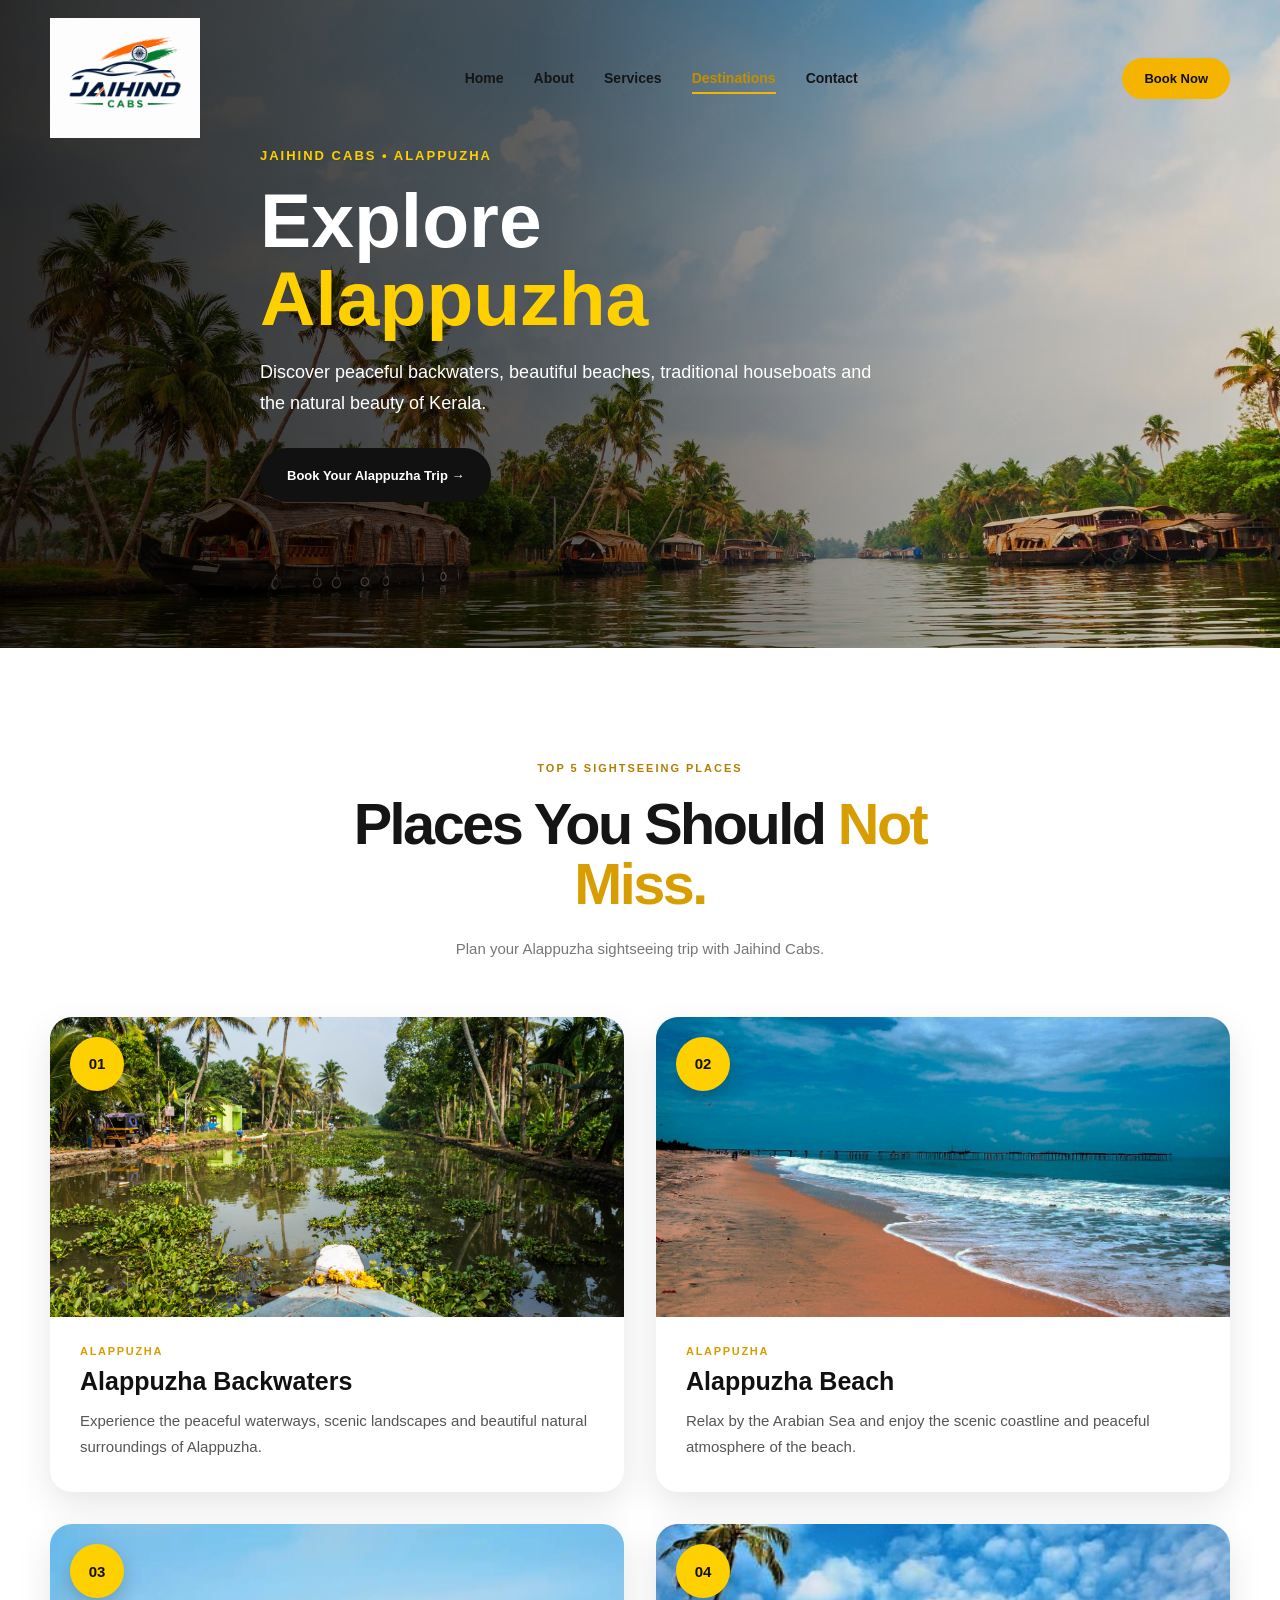
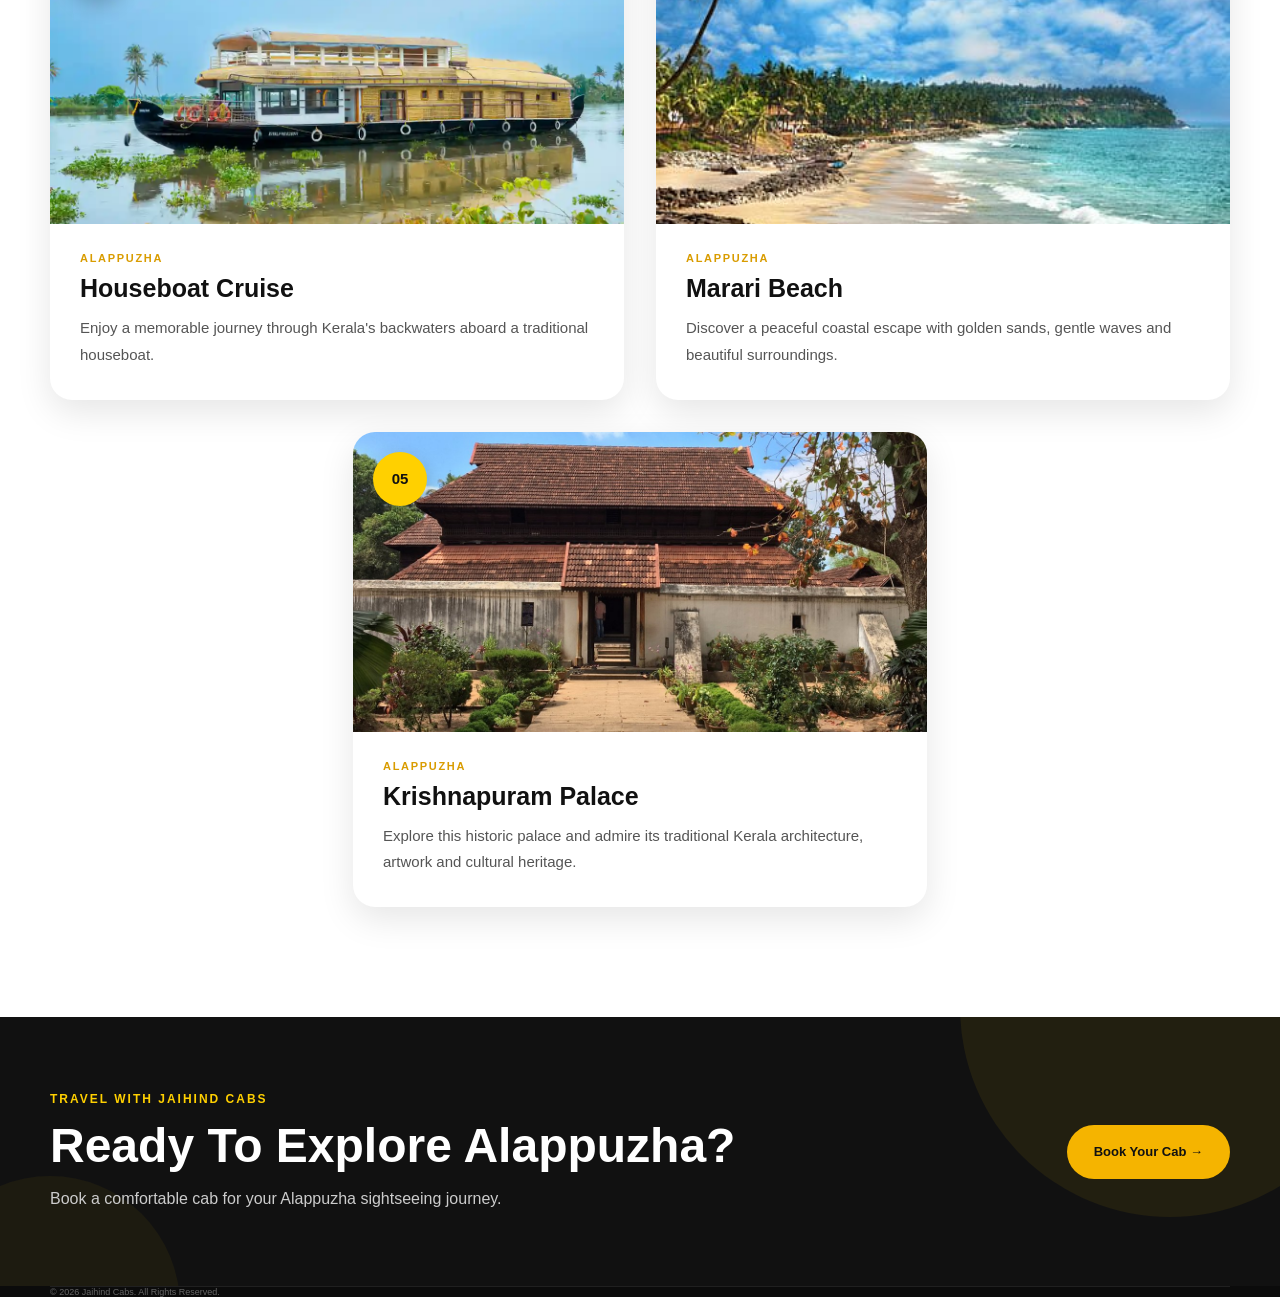
<file: pages/alappuzha.html>
<!DOCTYPE html>
<html lang="en">
<head>
    <meta charset="UTF-8">
    <meta name="viewport" content="width=device-width, initial-scale=1.0">
    <title>Alappuzha Sightseeing | Jaihind Cabs</title>
    <link rel="stylesheet" href="../css/style.css">
    <link rel="stylesheet" href="../css/sightseeing.css">
</head>
<body>

<header class="header">
    <div class="container nav-container">
        <a href="../index.html" class="logo">
            <img src="../images/logo/jaihind-logo.png" alt="Jaihind Cabs Logo">
        </a>

        <nav class="navbar">
            <a href="../index.html#home" class="nav-link">Home</a>
            <a href="../index.html#about" class="nav-link">About</a>
            <a href="../index.html#services" class="nav-link">Services</a>
            <a href="../index.html#destinations" class="nav-link active">Destinations</a>
            <a href="../index.html#contact" class="nav-link">Contact</a>
        </nav>

        <a href="../index.html#contact" class="nav-button">Book Now</a>
    </div>
</header>

<section class="sightseeing-hero" style="background-image: url('../images/destinations/kerala/alappuzha.jpg');">
    <div class="sightseeing-hero-overlay"></div>

    <div class="container sightseeing-hero-content">
        <span>JAIHIND CABS • ALAPPUZHA</span>

        <h1>Explore <strong>Alappuzha</strong></h1>

        <p>
            Discover peaceful backwaters, beautiful beaches, traditional
            houseboats and the natural beauty of Kerala.
        </p>

        <a href="../index.html#contact" class="btn btn-primary">
            Book Your Alappuzha Trip →
        </a>
    </div>
</section>

<section class="sightseeing-section">
    <div class="container">

        <div class="section-heading centered">
            <span class="section-label">TOP 5 SIGHTSEEING PLACES</span>

            <h2>
                Places You Should <span>Not Miss.</span>
            </h2>

            <p>
                Plan your Alappuzha sightseeing trip with Jaihind Cabs.
            </p>
        </div>

        <div class="sightseeing-grid">

            <article class="sightseeing-card">
                <div class="sightseeing-number">01</div>

                <img
                    src="../images/sightseeing/alappuzha/alappuzha-backwaters.jpg"
                    alt="Alappuzha Backwaters"
                >

                <div class="sightseeing-content">
                    <span>ALAPPUZHA</span>

                    <h3>Alappuzha Backwaters</h3>

                    <p>
                        Experience the peaceful waterways, scenic landscapes
                        and beautiful natural surroundings of Alappuzha.
                    </p>
                </div>
            </article>

            <article class="sightseeing-card">
                <div class="sightseeing-number">02</div>

                <img
                    src="../images/sightseeing/alappuzha/alappuzha-beach.jpg"
                    alt="Alappuzha Beach"
                >

                <div class="sightseeing-content">
                    <span>ALAPPUZHA</span>

                    <h3>Alappuzha Beach</h3>

                    <p>
                        Relax by the Arabian Sea and enjoy the scenic
                        coastline and peaceful atmosphere of the beach.
                    </p>
                </div>
            </article>

            <article class="sightseeing-card">
                <div class="sightseeing-number">03</div>

                <img
                    src="../images/sightseeing/alappuzha/houseboat.jpg"
                    alt="Alappuzha Houseboat"
                >

                <div class="sightseeing-content">
                    <span>ALAPPUZHA</span>

                    <h3>Houseboat Cruise</h3>

                    <p>
                        Enjoy a memorable journey through Kerala's backwaters
                        aboard a traditional houseboat.
                    </p>
                </div>
            </article>

            <article class="sightseeing-card">
                <div class="sightseeing-number">04</div>

                <img
                    src="../images/sightseeing/alappuzha/marari-beach.jpg"
                    alt="Marari Beach"
                >

                <div class="sightseeing-content">
                    <span>ALAPPUZHA</span>

                    <h3>Marari Beach</h3>

                    <p>
                        Discover a peaceful coastal escape with golden sands,
                        gentle waves and beautiful surroundings.
                    </p>
                </div>
            </article>

            <article class="sightseeing-card">
                <div class="sightseeing-number">05</div>

                <img
                    src="../images/sightseeing/alappuzha/krishnapuram-palace.jpg"
                    alt="Krishnapuram Palace"
                >

                <div class="sightseeing-content">
                    <span>ALAPPUZHA</span>

                    <h3>Krishnapuram Palace</h3>

                    <p>
                        Explore this historic palace and admire its traditional
                        Kerala architecture, artwork and cultural heritage.
                    </p>
                </div>
            </article>

        </div>
    </div>
</section>

<section class="sightseeing-cta">
    <div class="container">

        <div>
            <span>TRAVEL WITH JAIHIND CABS</span>

            <h2>Ready To Explore Alappuzha?</h2>

            <p>
                Book a comfortable cab for your Alappuzha sightseeing journey.
            </p>
        </div>

        <a href="../index.html#contact" class="btn btn-light">
            Book Your Cab →
        </a>

    </div>
</section>

<footer class="site-footer">
    <div class="container">

        <div class="footer-bottom">
            <p>
                © <span class="current-year"></span>
                Jaihind Cabs. All Rights Reserved.
            </p>
        </div>

    </div>
</footer>

<script src="../js/script.js"></script>

</body>
</html>
</file>
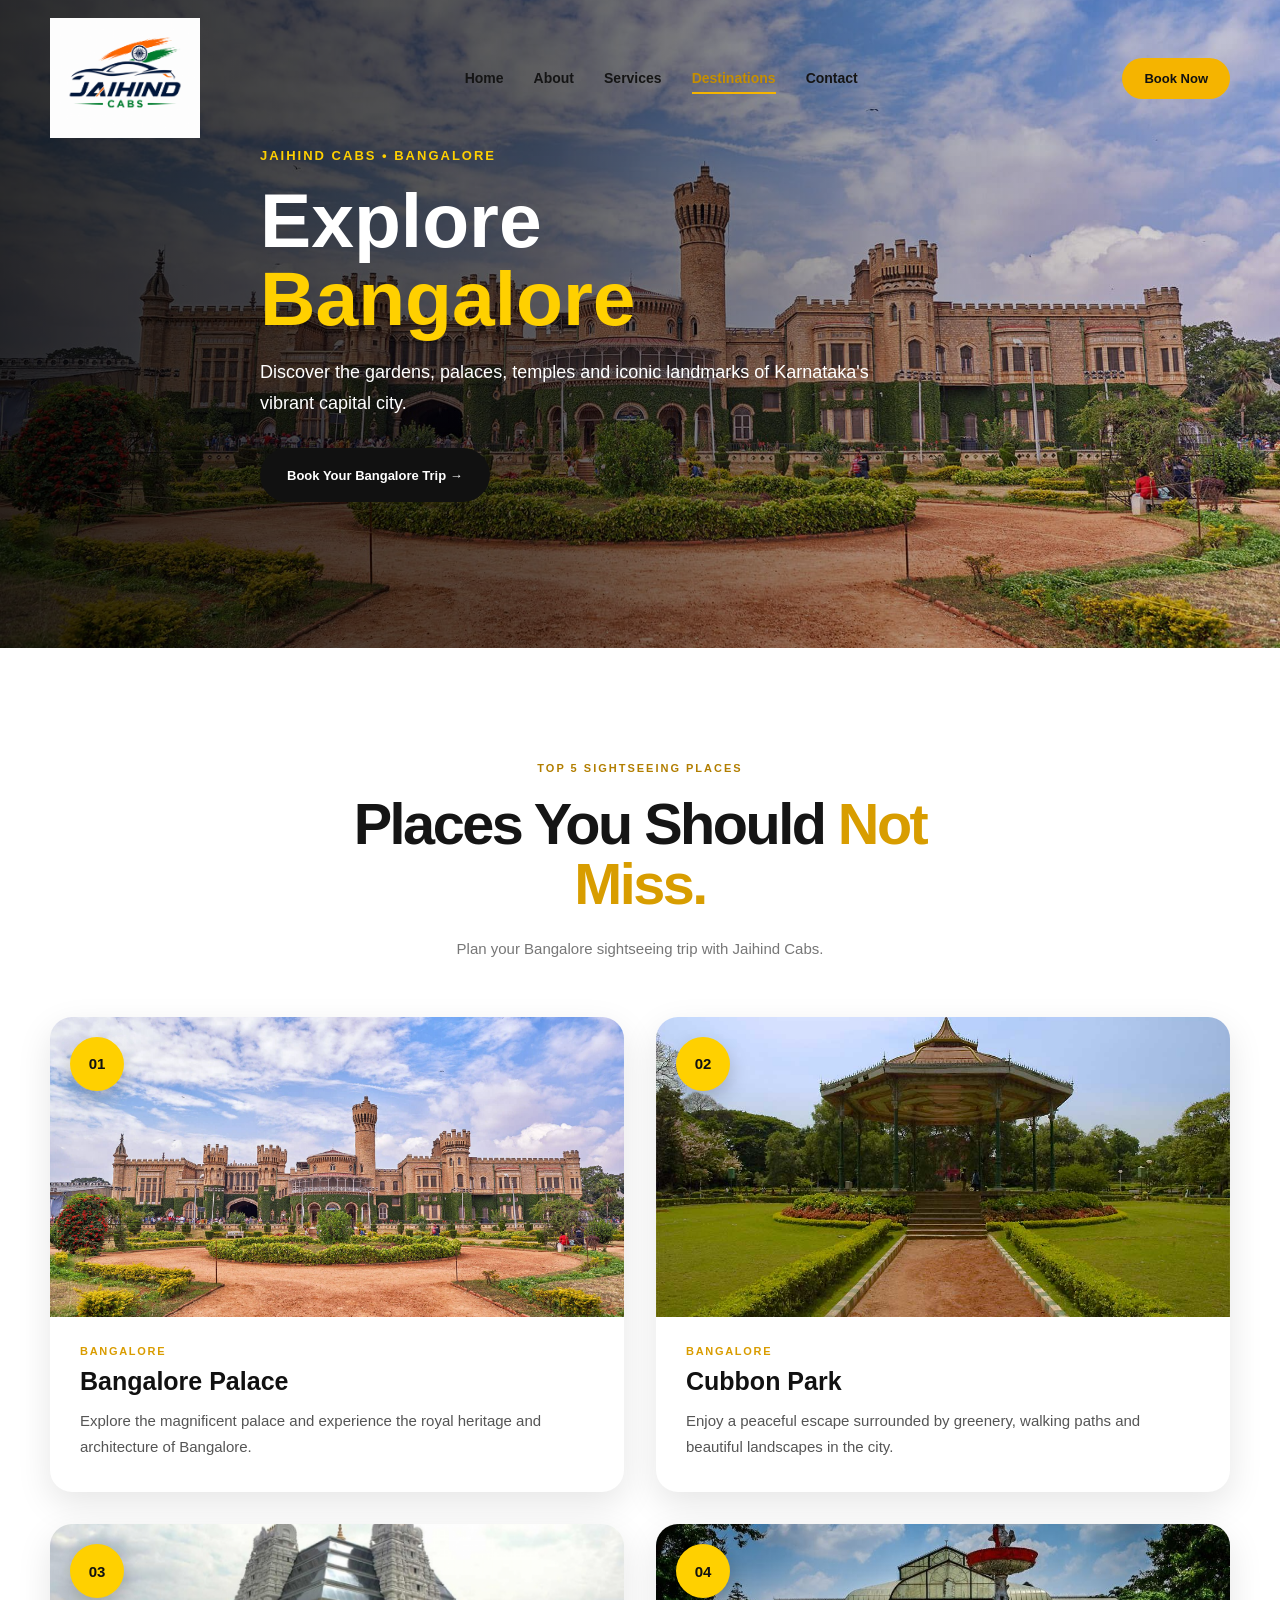
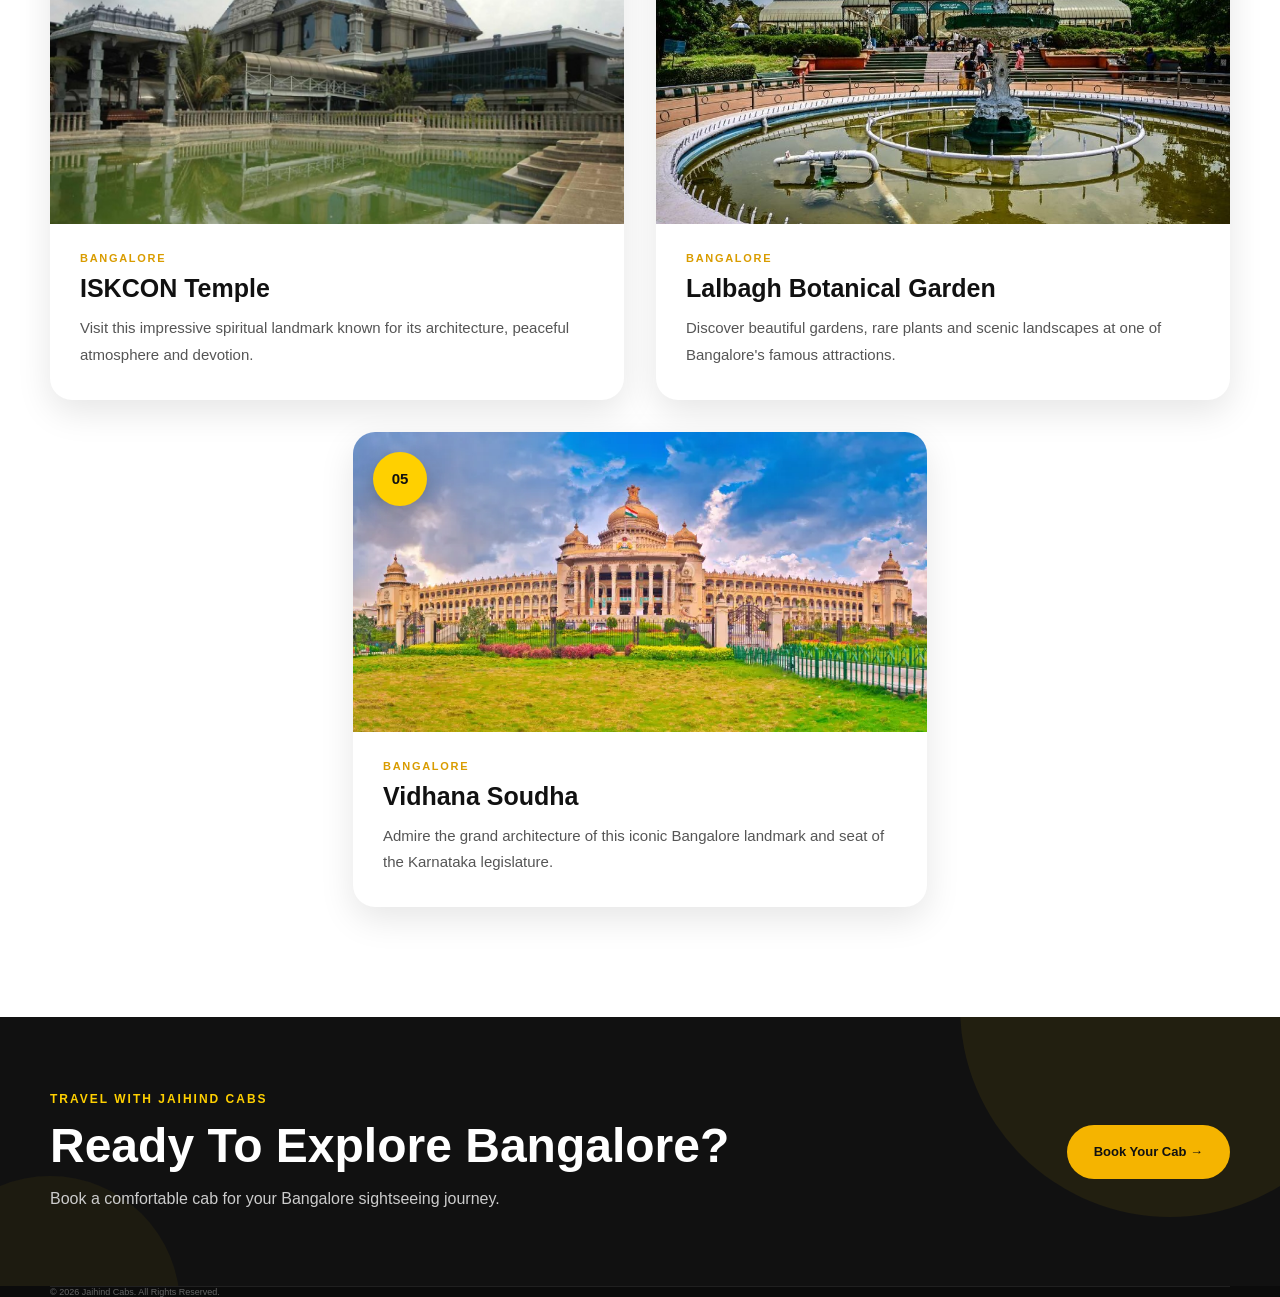
<file: pages/bangalore.html>
<!DOCTYPE html>
<html lang="en">
<head>
    <meta charset="UTF-8">
    <meta name="viewport" content="width=device-width, initial-scale=1.0">
    <title>Bangalore Sightseeing | Jaihind Cabs</title>
    <link rel="stylesheet" href="../css/style.css">
    <link rel="stylesheet" href="../css/sightseeing.css">
</head>
<body>

<header class="header">
    <div class="container nav-container">
        <a href="../index.html" class="logo">
            <img src="../images/logo/jaihind-logo.png" alt="Jaihind Cabs Logo">
        </a>

        <nav class="navbar">
            <a href="../index.html#home" class="nav-link">Home</a>
            <a href="../index.html#about" class="nav-link">About</a>
            <a href="../index.html#services" class="nav-link">Services</a>
            <a href="../index.html#destinations" class="nav-link active">Destinations</a>
            <a href="../index.html#contact" class="nav-link">Contact</a>
        </nav>

        <a href="../index.html#contact" class="nav-button">Book Now</a>
    </div>
</header>

<section class="sightseeing-hero" style="background-image: url('../images/destinations/karnataka/bangalore.jpg');">
    <div class="sightseeing-hero-overlay"></div>

    <div class="container sightseeing-hero-content">
        <span>JAIHIND CABS • BANGALORE</span>

        <h1>Explore <strong>Bangalore</strong></h1>

        <p>
            Discover the gardens, palaces, temples and iconic landmarks
            of Karnataka's vibrant capital city.
        </p>

        <a href="../index.html#contact" class="btn btn-primary">
            Book Your Bangalore Trip →
        </a>
    </div>
</section>

<section class="sightseeing-section">
    <div class="container">

        <div class="section-heading centered">
            <span class="section-label">TOP 5 SIGHTSEEING PLACES</span>

            <h2>
                Places You Should <span>Not Miss.</span>
            </h2>

            <p>
                Plan your Bangalore sightseeing trip with Jaihind Cabs.
            </p>
        </div>

        <div class="sightseeing-grid">

            <article class="sightseeing-card">
                <div class="sightseeing-number">01</div>

                <img
                    src="../images/sightseeing/bangalore/bangalore-palace.jpg"
                    alt="Bangalore Palace"
                >

                <div class="sightseeing-content">
                    <span>BANGALORE</span>

                    <h3>Bangalore Palace</h3>

                    <p>
                        Explore the magnificent palace and experience
                        the royal heritage and architecture of Bangalore.
                    </p>
                </div>
            </article>

            <article class="sightseeing-card">
                <div class="sightseeing-number">02</div>

                <img
                    src="../images/sightseeing/bangalore/cubbon-park.jpg"
                    alt="Cubbon Park"
                >

                <div class="sightseeing-content">
                    <span>BANGALORE</span>

                    <h3>Cubbon Park</h3>

                    <p>
                        Enjoy a peaceful escape surrounded by greenery,
                        walking paths and beautiful landscapes in the city.
                    </p>
                </div>
            </article>

            <article class="sightseeing-card">
                <div class="sightseeing-number">03</div>

                <img
                    src="../images/sightseeing/bangalore/iskcon-temple.jpg"
                    alt="ISKCON Temple"
                >

                <div class="sightseeing-content">
                    <span>BANGALORE</span>

                    <h3>ISKCON Temple</h3>

                    <p>
                        Visit this impressive spiritual landmark known
                        for its architecture, peaceful atmosphere and devotion.
                    </p>
                </div>
            </article>

            <article class="sightseeing-card">
                <div class="sightseeing-number">04</div>

                <img
                    src="../images/sightseeing/bangalore/lalbagh.jpg"
                    alt="Lalbagh Botanical Garden"
                >

                <div class="sightseeing-content">
                    <span>BANGALORE</span>

                    <h3>Lalbagh Botanical Garden</h3>

                    <p>
                        Discover beautiful gardens, rare plants and
                        scenic landscapes at one of Bangalore's famous attractions.
                    </p>
                </div>
            </article>

            <article class="sightseeing-card">
                <div class="sightseeing-number">05</div>

                <img
                    src="../images/sightseeing/bangalore/vidhana-soudha.jpg"
                    alt="Vidhana Soudha"
                >

                <div class="sightseeing-content">
                    <span>BANGALORE</span>

                    <h3>Vidhana Soudha</h3>

                    <p>
                        Admire the grand architecture of this iconic
                        Bangalore landmark and seat of the Karnataka legislature.
                    </p>
                </div>
            </article>

        </div>
    </div>
</section>

<section class="sightseeing-cta">
    <div class="container">

        <div>
            <span>TRAVEL WITH JAIHIND CABS</span>

            <h2>Ready To Explore Bangalore?</h2>

            <p>
                Book a comfortable cab for your Bangalore sightseeing journey.
            </p>
        </div>

        <a href="../index.html#contact" class="btn btn-light">
            Book Your Cab →
        </a>

    </div>
</section>

<footer class="site-footer">
    <div class="container">

        <div class="footer-bottom">
            <p>
                © <span class="current-year"></span>
                Jaihind Cabs. All Rights Reserved.
            </p>
        </div>

    </div>
</footer>

<script src="../js/script.js"></script>

</body>
</html>
</file>
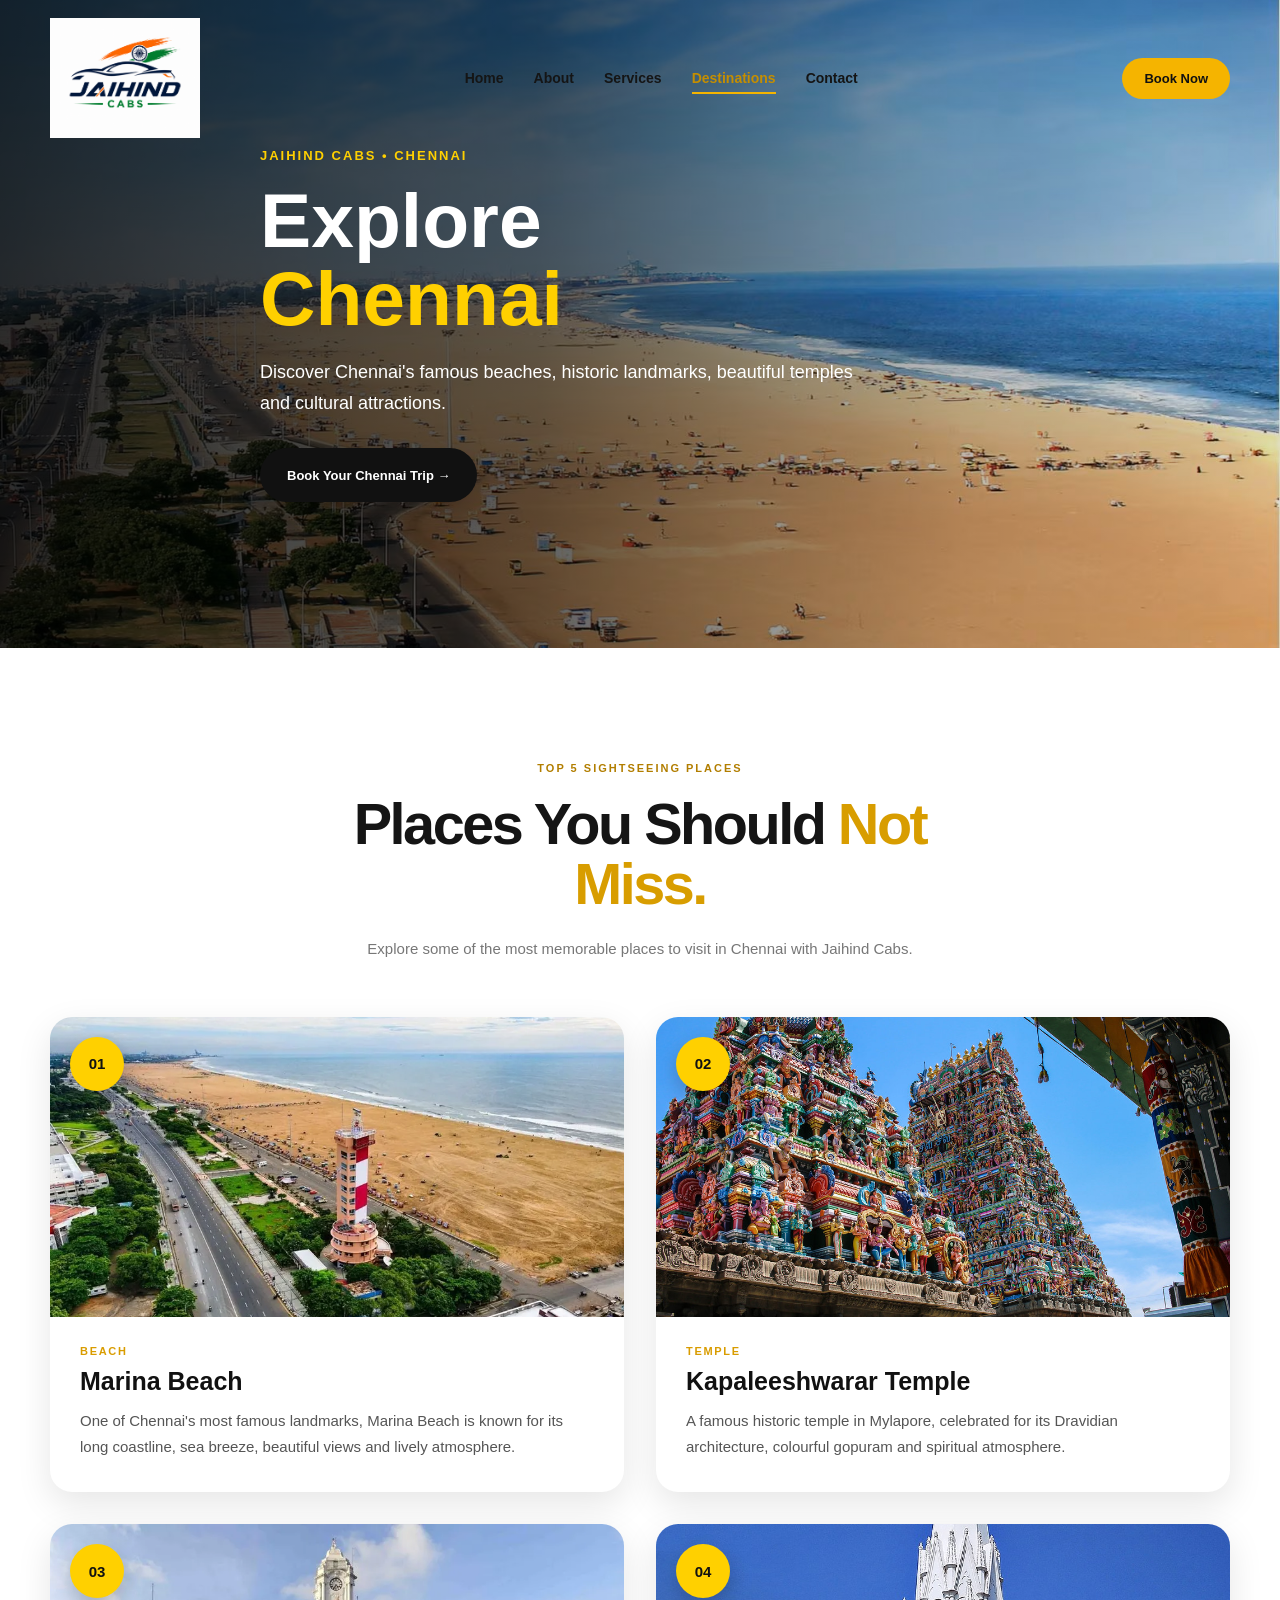
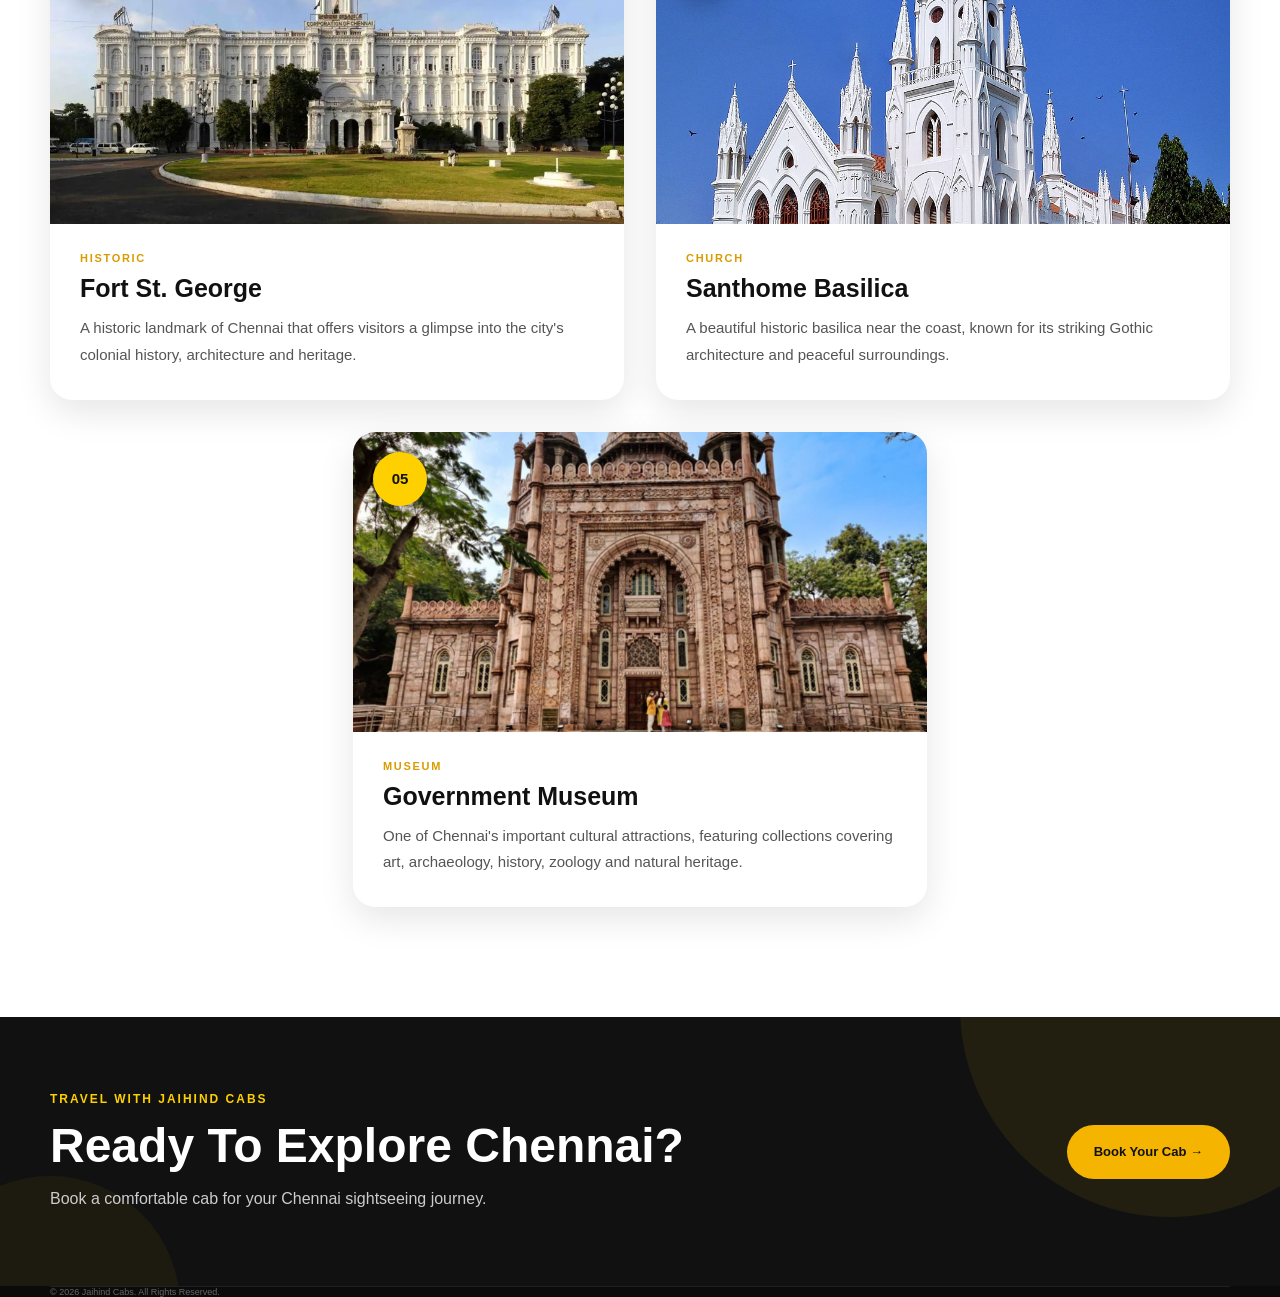
<file: pages/chennai.html>
<!DOCTYPE html>
<html lang="en">
<head>
    <meta charset="UTF-8">
    <meta name="viewport" content="width=device-width, initial-scale=1.0">

    <title>Chennai Sightseeing | Jaihind Cabs</title>

    <link rel="stylesheet" href="../css/style.css">
    <link rel="stylesheet" href="../css/responsive.css">
    <link rel="stylesheet" href="../css/sightseeing.css">
</head>

<body>

    <header class="header">
        <div class="container nav-container">

            <a href="../index.html" class="logo">
                <img src="../images/logo/jaihind-logo.png"
                     alt="Jaihind Cabs Logo">
            </a>

            <nav class="navbar">

                <a href="../index.html#home" class="nav-link">
                    Home
                </a>

                <a href="../index.html#about" class="nav-link">
                    About
                </a>

                <a href="../index.html#services" class="nav-link">
                    Services
                </a>

                <a href="../index.html#destinations"
                   class="nav-link active">
                    Destinations
                </a>

                <a href="../index.html#contact" class="nav-link">
                    Contact
                </a>

            </nav>

            <a href="../index.html#contact"
               class="nav-button">
                Book Now
            </a>

        </div>
    </header>

    <main>

        <section class="sightseeing-hero"
         style="background-image: url('../images/destinations/tamilnadu/chennai.jpg');">

            <div class="sightseeing-hero-overlay"></div>

            <div class="container sightseeing-hero-content">

                <span>
                    JAIHIND CABS • CHENNAI
                </span>

                <h1>
                    Explore
                    <strong>Chennai</strong>
                </h1>

                <p>
                    Discover Chennai's famous beaches,
                    historic landmarks, beautiful temples
                    and cultural attractions.
                </p>

                <a href="../index.html#contact"
                   class="btn btn-primary">
                    Book Your Chennai Trip →
                </a>

            </div>

        </section>

        <section class="sightseeing-section">

            <div class="container">

                <div class="section-heading centered">

                    <span class="section-label">
                        TOP 5 SIGHTSEEING PLACES
                    </span>

                    <h2>
                        Places You Should
                        <span>Not Miss.</span>
                    </h2>

                    <p>
                        Explore some of the most memorable
                        places to visit in Chennai with Jaihind Cabs.
                    </p>

                </div>

                <div class="sightseeing-grid">

                    <article class="sightseeing-card">

                        <div class="sightseeing-number">
                            01
                        </div>

                        <img src="../images/sightseeing/chennai/marina-beach.jpg"
                             alt="Marina Beach Chennai">

                        <div class="sightseeing-content">

                            <span>
                                BEACH
                            </span>

                            <h3>
                                Marina Beach
                            </h3>

                            <p>
                                One of Chennai's most famous landmarks,
                                Marina Beach is known for its long coastline,
                                sea breeze, beautiful views and lively atmosphere.
                            </p>

                        </div>

                    </article>

                    <article class="sightseeing-card">

                        <div class="sightseeing-number">
                            02
                        </div>

                        <img src="../images/sightseeing/chennai/kapaleeshwarar-temple.jpg"
                             alt="Kapaleeshwarar Temple Chennai">

                        <div class="sightseeing-content">

                            <span>
                                TEMPLE
                            </span>

                            <h3>
                                Kapaleeshwarar Temple
                            </h3>

                            <p>
                                A famous historic temple in Mylapore,
                                celebrated for its Dravidian architecture,
                                colourful gopuram and spiritual atmosphere.
                            </p>

                        </div>

                    </article>

                    <article class="sightseeing-card">

                        <div class="sightseeing-number">
                            03
                        </div>

                        <img src="../images/sightseeing/chennai/fort-st-george.jpg"
                             alt="Fort St. George Chennai">

                        <div class="sightseeing-content">

                            <span>
                                HISTORIC
                            </span>

                            <h3>
                                Fort St. George
                            </h3>

                            <p>
                                A historic landmark of Chennai that offers
                                visitors a glimpse into the city's colonial
                                history, architecture and heritage.
                            </p>

                        </div>

                    </article>

                    <article class="sightseeing-card">

                        <div class="sightseeing-number">
                            04
                        </div>

                        <img src="../images/sightseeing/chennai/santhome-basilica.jpg"
                             alt="Santhome Basilica Chennai">

                        <div class="sightseeing-content">

                            <span>
                                CHURCH
                            </span>

                            <h3>
                                Santhome Basilica
                            </h3>

                            <p>
                                A beautiful historic basilica near the coast,
                                known for its striking Gothic architecture
                                and peaceful surroundings.
                            </p>

                        </div>

                    </article>

                    <article class="sightseeing-card">

                        <div class="sightseeing-number">
                            05
                        </div>

                        <img src="../images/sightseeing/chennai/government-museum.jpg"
                             alt="Government Museum Chennai">

                        <div class="sightseeing-content">

                            <span>
                                MUSEUM
                            </span>

                            <h3>
                                Government Museum
                            </h3>

                            <p>
                                One of Chennai's important cultural attractions,
                                featuring collections covering art, archaeology,
                                history, zoology and natural heritage.
                            </p>

                        </div>

                    </article>

                </div>

            </div>

        </section>

        <section class="sightseeing-cta">

            <div class="container">

                <div>

                    <span>
                        TRAVEL WITH JAIHIND CABS
                    </span>

                    <h2>
                        Ready To Explore Chennai?
                    </h2>

                    <p>
                        Book a comfortable cab for your Chennai
                        sightseeing journey.
                    </p>

                </div>

                <a href="../index.html#contact"
                   class="btn btn-light">
                    Book Your Cab →
                </a>

            </div>

        </section>

    </main>

    <footer class="site-footer">

        <div class="container">

            <div class="footer-bottom">

                <p>
                    © <span class="current-year"></span>
                    Jaihind Cabs. All Rights Reserved.
                </p>

            </div>

        </div>

    </footer>

    <script src="../js/script.js"></script>

</body>
</html>
</file>
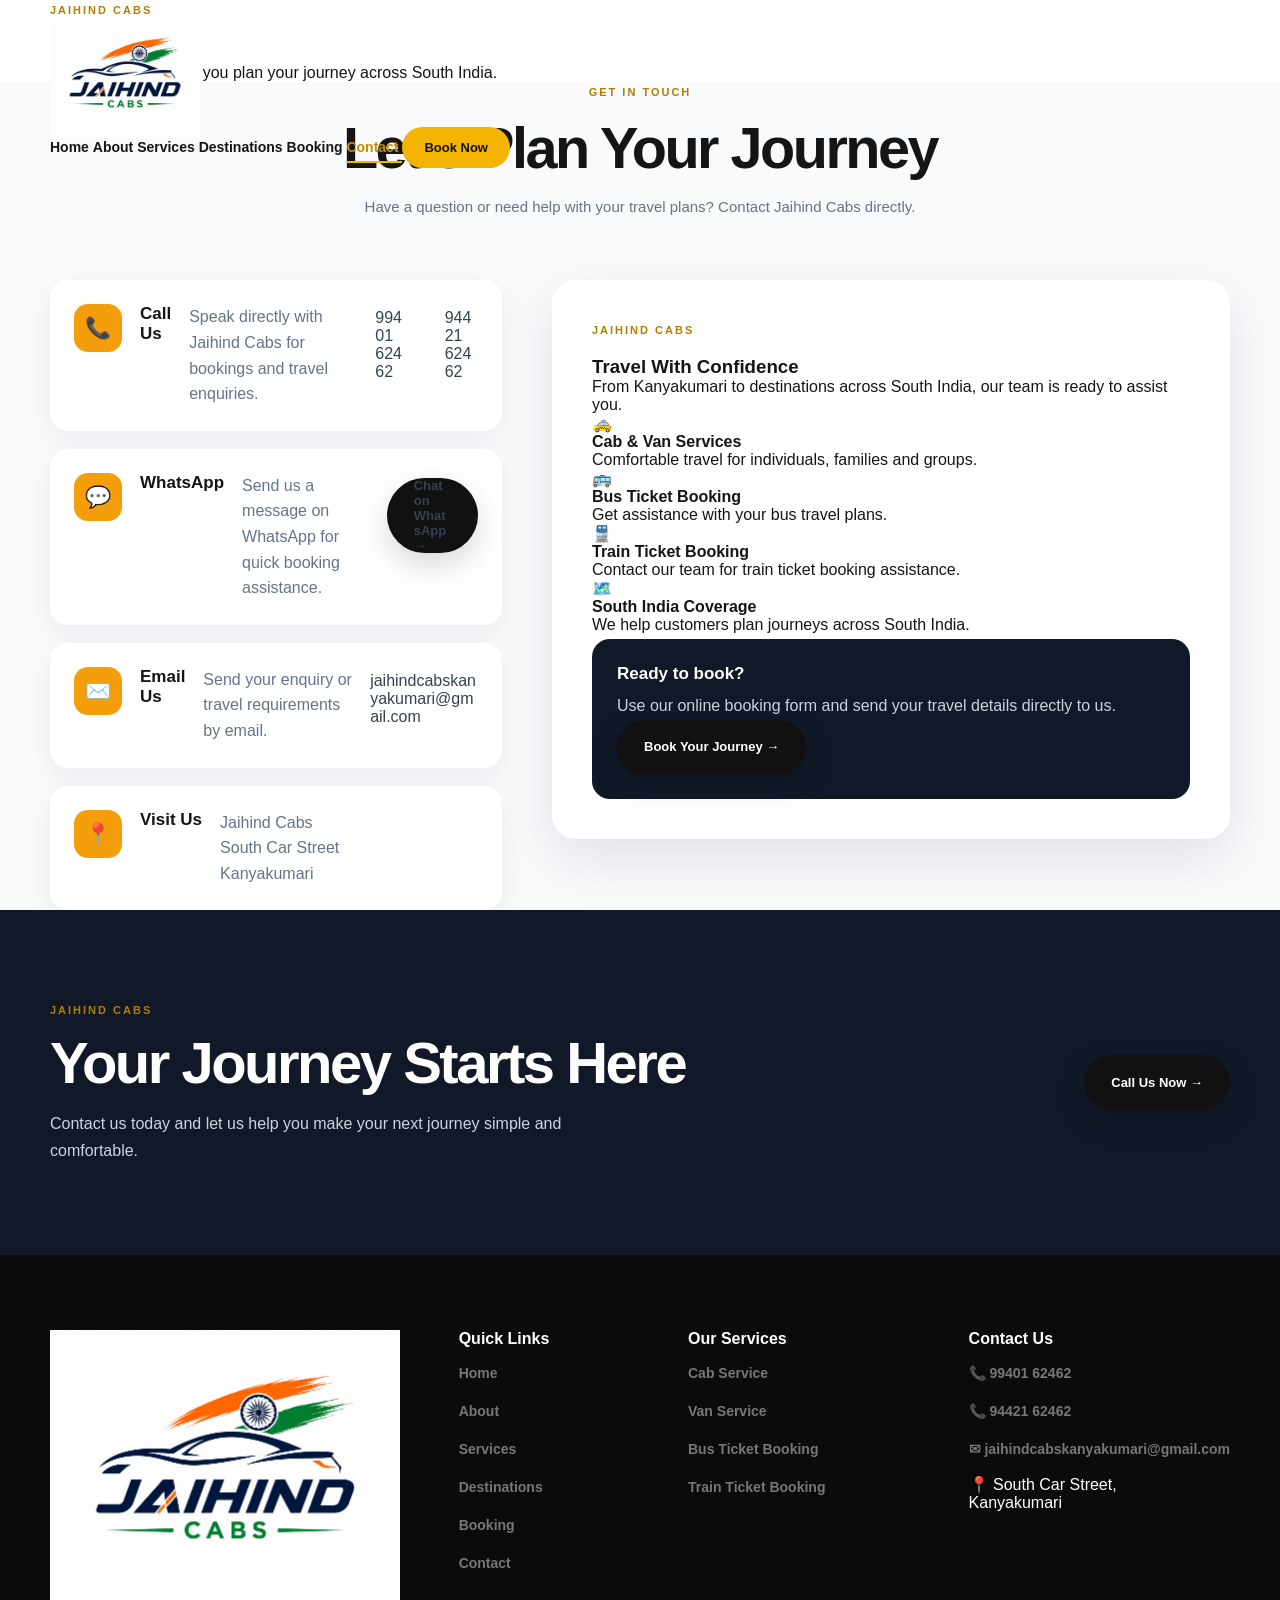
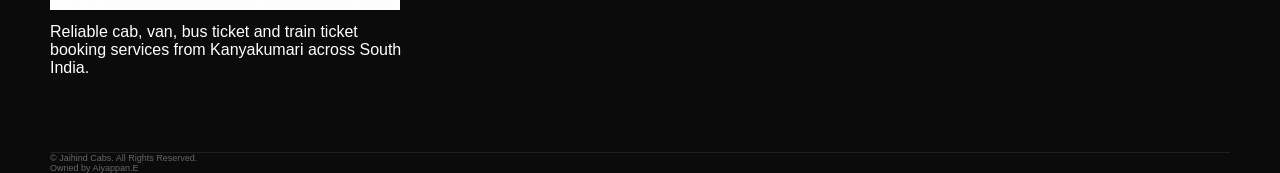
<file: pages/contact.html>
<!DOCTYPE html>
<html lang="en">
<head>
    <meta charset="UTF-8">
    <meta name="viewport" content="width=device-width, initial-scale=1.0">

    <title>Contact Jaihind Cabs | Kanyakumari</title>

    <meta name="description"
          content="Contact Jaihind Cabs in Kanyakumari for cab service, van service, bus ticket booking and train ticket booking across South India.">

    <link rel="stylesheet" href="../css/style.css">
    <link rel="stylesheet" href="../css/responsive.css">
    <link rel="stylesheet" href="../css/booking.css">
</head>

<body>

    <!-- PRELOADER -->
    <div class="preloader">
        <div class="loader"></div>
    </div>


    <!-- HEADER -->
    <header class="header">

        <div class="container header-container">

            <a href="index.html" class="logo">
                <img
                    src="../images/logo/jaihind-logo.png"
                    alt="Jaihind Cabs Logo"
                >
            </a>


            <nav class="nav-menu">

                <a href="index.html" class="nav-link">
                    Home
                </a>

                <a href="about.html" class="nav-link">
                    About
                </a>

                <a href="services.html" class="nav-link">
                    Services
                </a>

                <a href="destinations.html" class="nav-link">
                    Destinations
                </a>

                <a href="booking.html" class="nav-link">
                    Booking
                </a>

                <a href="contact.html" class="nav-link active">
                    Contact
                </a>

                <a href="booking.html" class="nav-button">
                    Book Now
                </a>

            </nav>


            <button
                class="menu-toggle"
                aria-label="Open Menu"
            >
                <span></span>
                <span></span>
                <span></span>
            </button>

        </div>

    </header>


    <!-- PAGE HERO -->
    <section class="page-hero">

        <div class="page-hero-overlay"></div>

        <div class="container page-hero-content">

            <span class="section-label">
                JAIHIND CABS
            </span>

            <h1>
                Contact Us
            </h1>

            <p>
                We are ready to help you plan your journey across South India.
            </p>

        </div>

    </section>


    <!-- CONTACT SECTION -->
    <section class="contact-section">

        <div class="container">

            <div class="section-heading centered">

                <span class="section-label">
                    GET IN TOUCH
                </span>

                <h2>
                    Let's Plan Your Journey
                </h2>

                <p>
                    Have a question or need help with your travel plans?
                    Contact Jaihind Cabs directly.
                </p>

            </div>


            <div class="booking-layout">


                <!-- CONTACT INFORMATION -->
                <div class="booking-info">


                    <!-- PHONE -->
                    <div class="booking-info-card">

                        <div class="info-icon">
                            📞
                        </div>

                        <h3>
                            Call Us
                        </h3>

                        <p>
                            Speak directly with Jaihind Cabs for
                            bookings and travel enquiries.
                        </p>

                        <a href="tel:9940162462">
                            99401 62462
                        </a>

                        <br>

                        <a href="tel:9442162462">
                            94421 62462
                        </a>

                    </div>


                    <!-- WHATSAPP -->
                    <div class="booking-info-card">

                        <div class="info-icon">
                            💬
                        </div>

                        <h3>
                            WhatsApp
                        </h3>

                        <p>
                            Send us a message on WhatsApp for
                            quick booking assistance.
                        </p>

                        <a
                            href="https://wa.me/919940162462"
                            target="_blank"
                            rel="noopener noreferrer"
                            class="btn btn-primary"
                        >
                            Chat on WhatsApp →
                        </a>

                    </div>


                    <!-- EMAIL -->
                    <div class="booking-info-card">

                        <div class="info-icon">
                            ✉️
                        </div>

                        <h3>
                            Email Us
                        </h3>

                        <p>
                            Send your enquiry or travel requirements
                            by email.
                        </p>

                        <a href="mailto:jaihindcabskanyakumari@gmail.com">
                            jaihindcabskanyakumari@gmail.com
                        </a>

                    </div>


                    <!-- LOCATION -->
                    <div class="booking-info-card">

                        <div class="info-icon">
                            📍
                        </div>

                        <h3>
                            Visit Us
                        </h3>

                        <p>
                            Jaihind Cabs<br>
                            South Car Street<br>
                            Kanyakumari
                        </p>

                    </div>

                </div>


                <!-- CONTACT ACTION AREA -->
                <div class="booking-form-card">

                    <div class="booking-form-header">

                        <span class="section-label">
                            JAIHIND CABS
                        </span>

                        <h3>
                            Travel With Confidence
                        </h3>

                        <p>
                            From Kanyakumari to destinations across
                            South India, our team is ready to assist you.
                        </p>

                    </div>


                    <div class="contact-action-list">


                        <div class="contact-action-item">

                            <div class="contact-action-icon">
                                🚕
                            </div>

                            <div>

                                <h4>
                                    Cab & Van Services
                                </h4>

                                <p>
                                    Comfortable travel for individuals,
                                    families and groups.
                                </p>

                            </div>

                        </div>


                        <div class="contact-action-item">

                            <div class="contact-action-icon">
                                🚌
                            </div>

                            <div>

                                <h4>
                                    Bus Ticket Booking
                                </h4>

                                <p>
                                    Get assistance with your bus
                                    travel plans.
                                </p>

                            </div>

                        </div>


                        <div class="contact-action-item">

                            <div class="contact-action-icon">
                                🚆
                            </div>

                            <div>

                                <h4>
                                    Train Ticket Booking
                                </h4>

                                <p>
                                    Contact our team for train
                                    ticket booking assistance.
                                </p>

                            </div>

                        </div>


                        <div class="contact-action-item">

                            <div class="contact-action-icon">
                                🗺️
                            </div>

                            <div>

                                <h4>
                                    South India Coverage
                                </h4>

                                <p>
                                    We help customers plan journeys
                                    across South India.
                                </p>

                            </div>

                        </div>

                    </div>


                    <div class="booking-info-note">

                        <strong>
                            Ready to book?
                        </strong>

                        <p>
                            Use our online booking form and send
                            your travel details directly to us.
                        </p>

                        <a
                            href="booking.html"
                            class="btn btn-primary"
                        >
                            Book Your Journey →
                        </a>

                    </div>

                </div>

            </div>

        </div>

    </section>


    <!-- CONTACT CTA -->
    <section class="booking-cta">

        <div class="container booking-cta-container">

            <div class="booking-cta-content">

                <span class="section-label">
                    JAIHIND CABS
                </span>

                <h2>
                    Your Journey Starts Here
                </h2>

                <p>
                    Contact us today and let us help you
                    make your next journey simple and comfortable.
                </p>

            </div>


            <div class="booking-cta-action">

                <a
                    href="tel:9940162462"
                    class="btn btn-primary"
                >
                    Call Us Now →
                </a>

            </div>

        </div>

    </section>


    <!-- FOOTER -->
    <footer class="footer">

        <div class="container">

            <div class="footer-grid">


                <!-- BRAND -->
                <div class="footer-column">

                    <a
                        href="index.html"
                        class="footer-logo"
                    >
                        <img
                            src="../images/logo/jaihind-logo.png"
                            alt="Jaihind Cabs"
                        >
                    </a>

                    <p>
                        Reliable cab, van, bus ticket and train ticket
                        booking services from Kanyakumari across South India.
                    </p>

                </div>


                <!-- QUICK LINKS -->
                <div class="footer-column">

                    <h4>
                        Quick Links
                    </h4>

                    <a href="index.html">
                        Home
                    </a>

                    <a href="about.html">
                        About
                    </a>

                    <a href="services.html">
                        Services
                    </a>

                    <a href="destinations.html">
                        Destinations
                    </a>

                    <a href="booking.html">
                        Booking
                    </a>

                    <a href="contact.html">
                        Contact
                    </a>

                </div>


                <!-- SERVICES -->
                <div class="footer-column">

                    <h4>
                        Our Services
                    </h4>

                    <a href="services.html">
                        Cab Service
                    </a>

                    <a href="services.html">
                        Van Service
                    </a>

                    <a href="services.html">
                        Bus Ticket Booking
                    </a>

                    <a href="services.html">
                        Train Ticket Booking
                    </a>

                </div>


                <!-- CONTACT -->
                <div class="footer-column">

                    <h4>
                        Contact Us
                    </h4>

                    <a href="tel:9940162462">
                        📞 99401 62462
                    </a>

                    <a href="tel:9442162462">
                        📞 94421 62462
                    </a>

                    <a href="mailto:jaihindcabskanyakumari@gmail.com">
                        ✉ jaihindcabskanyakumari@gmail.com
                    </a>

                    <p>
                        📍 South Car Street,<br>
                        Kanyakumari
                    </p>

                </div>

            </div>


            <div class="footer-bottom">

                <p>
                    © <span id="currentYear"></span>
                    Jaihind Cabs. All Rights Reserved.
                </p>

                <p>
                    Owned by Aiyappan.E
                </p>

            </div>

        </div>

    </footer>


    <!-- MOBILE ACTION BAR -->
    <div class="mobile-action-bar">

        <a href="tel:9940162462">
            📞
            <span>Call</span>
        </a>

        <a
            href="booking.html"
            class="mobile-book"
        >
            🚕
            <span>Book</span>
        </a>

        <a
            href="https://wa.me/919940162462"
            target="_blank"
            rel="noopener noreferrer"
        >
            💬
            <span>WhatsApp</span>
        </a>

    </div>


    <!-- BACK TO TOP -->
    <button
        class="back-to-top"
        aria-label="Back to top"
    >
        ↑
    </button>


    <!-- JAVASCRIPT -->
    <script src="../js/script.js"></script>

</body>
</html>
</file>
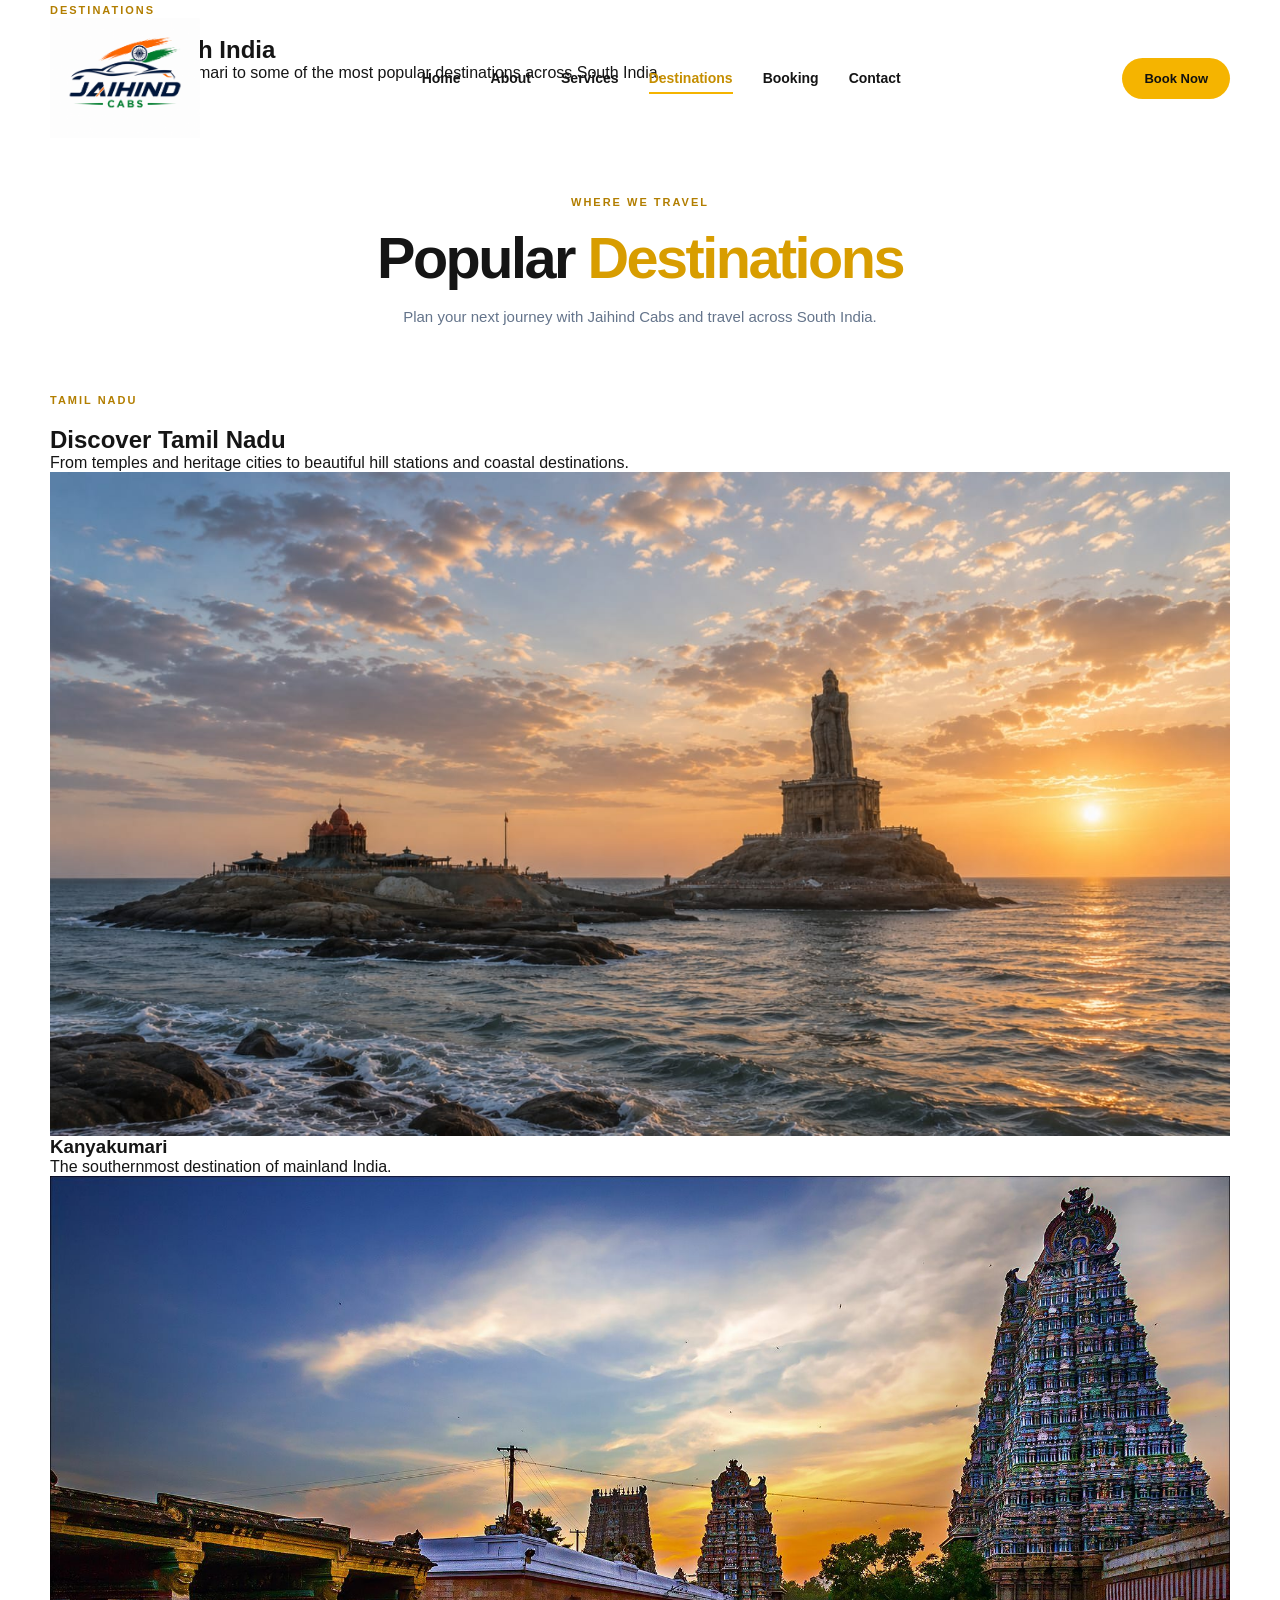
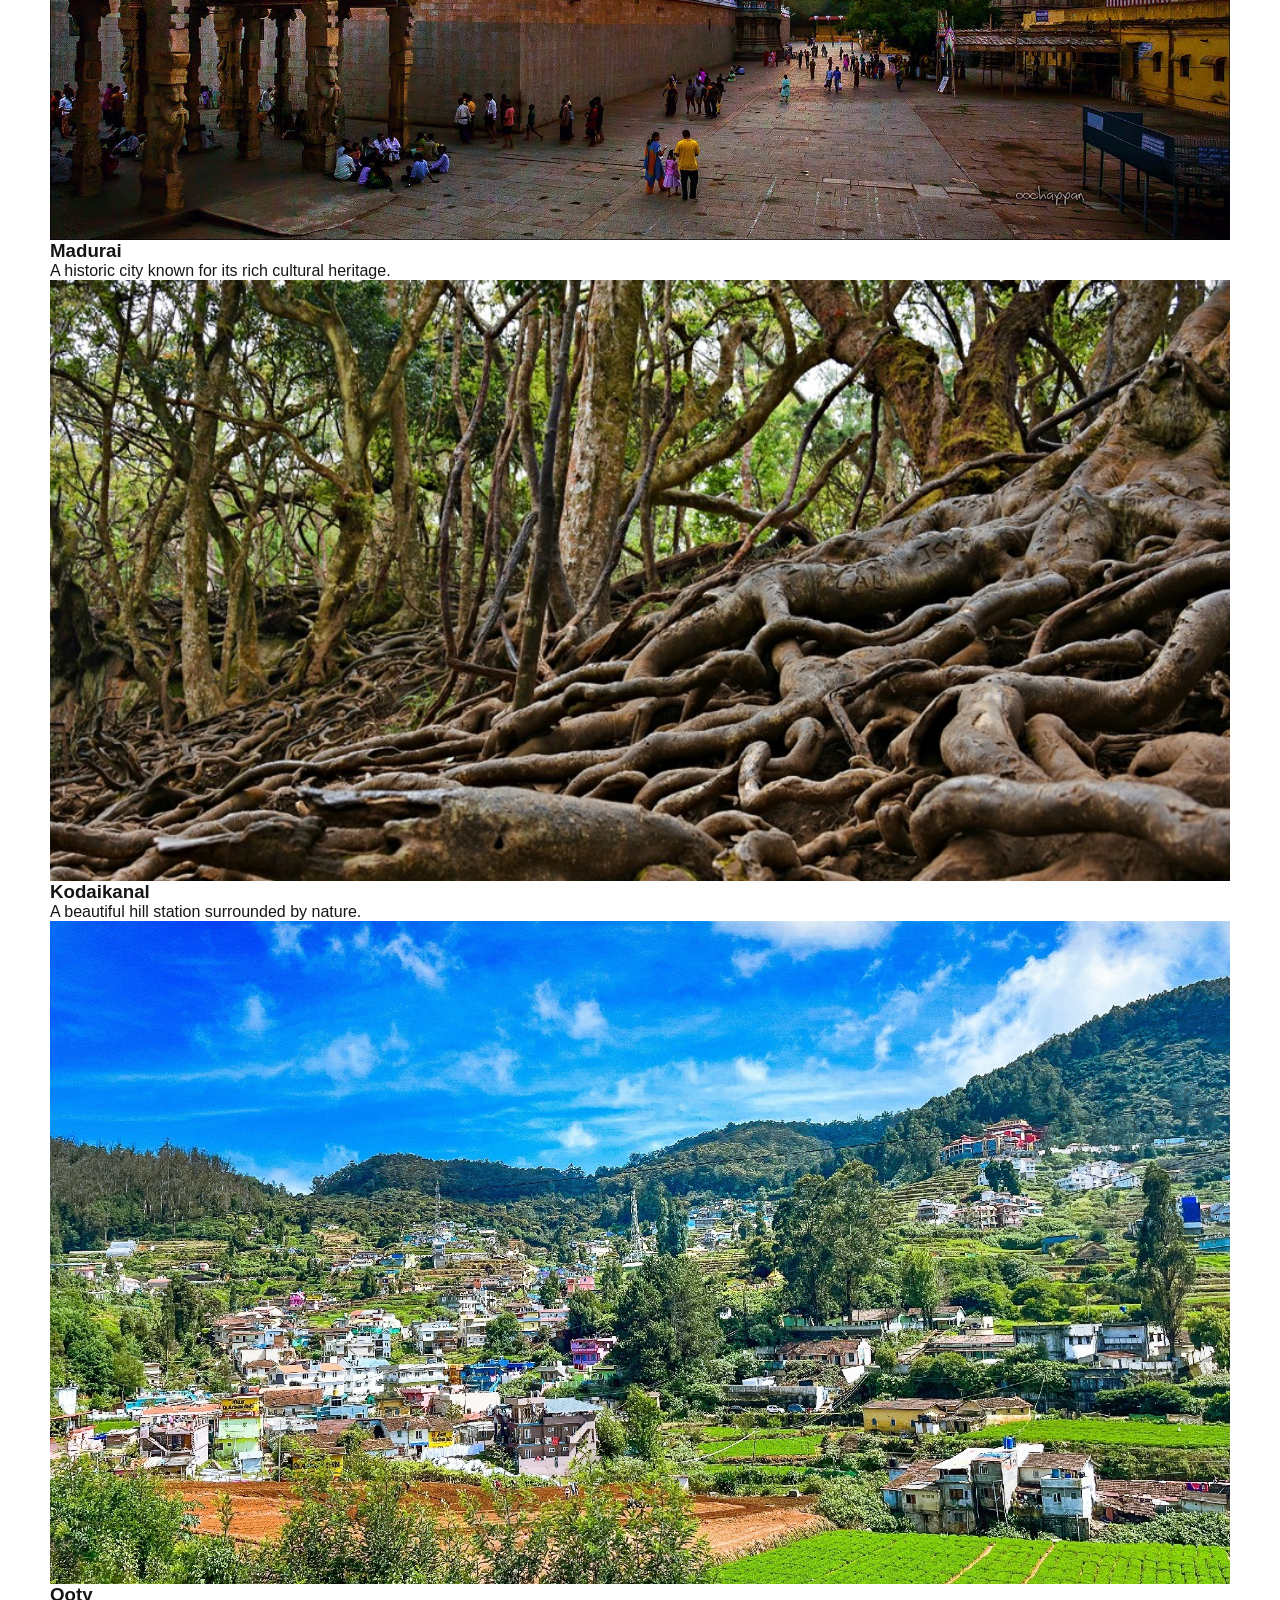
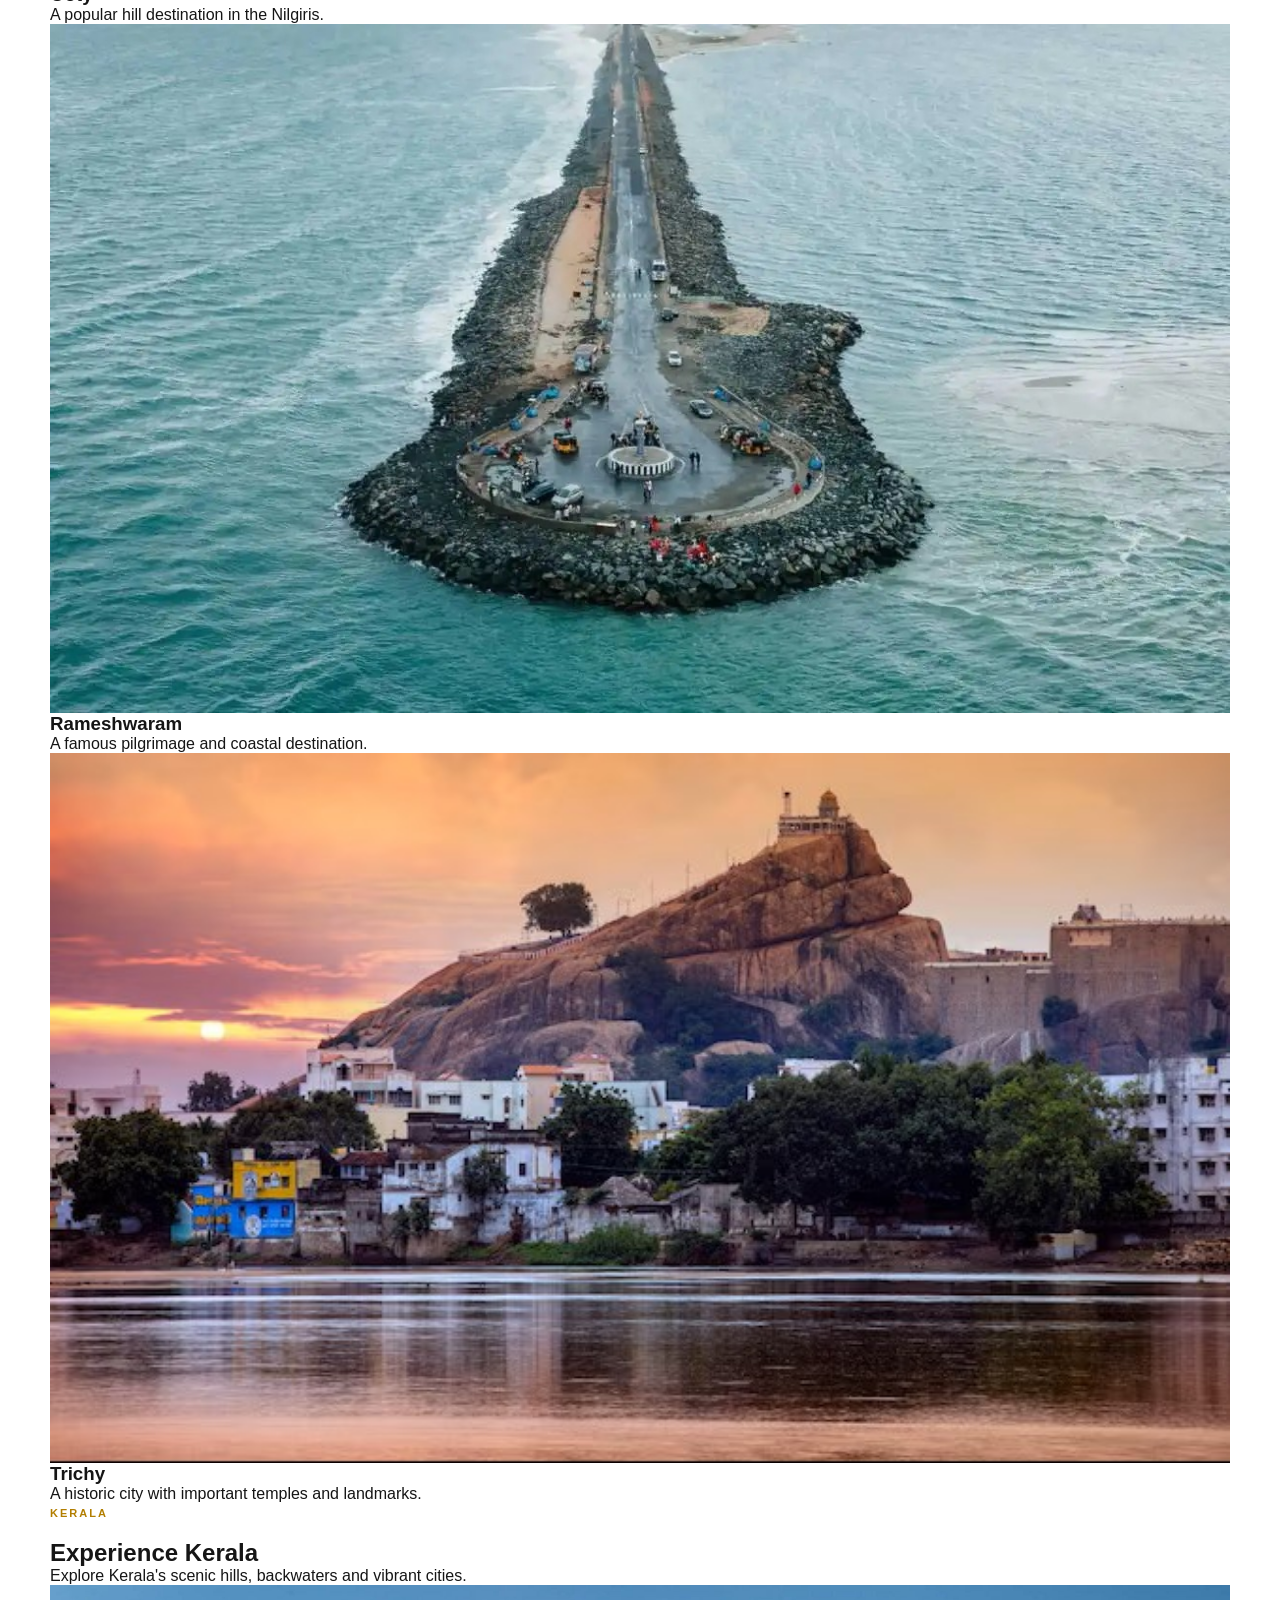
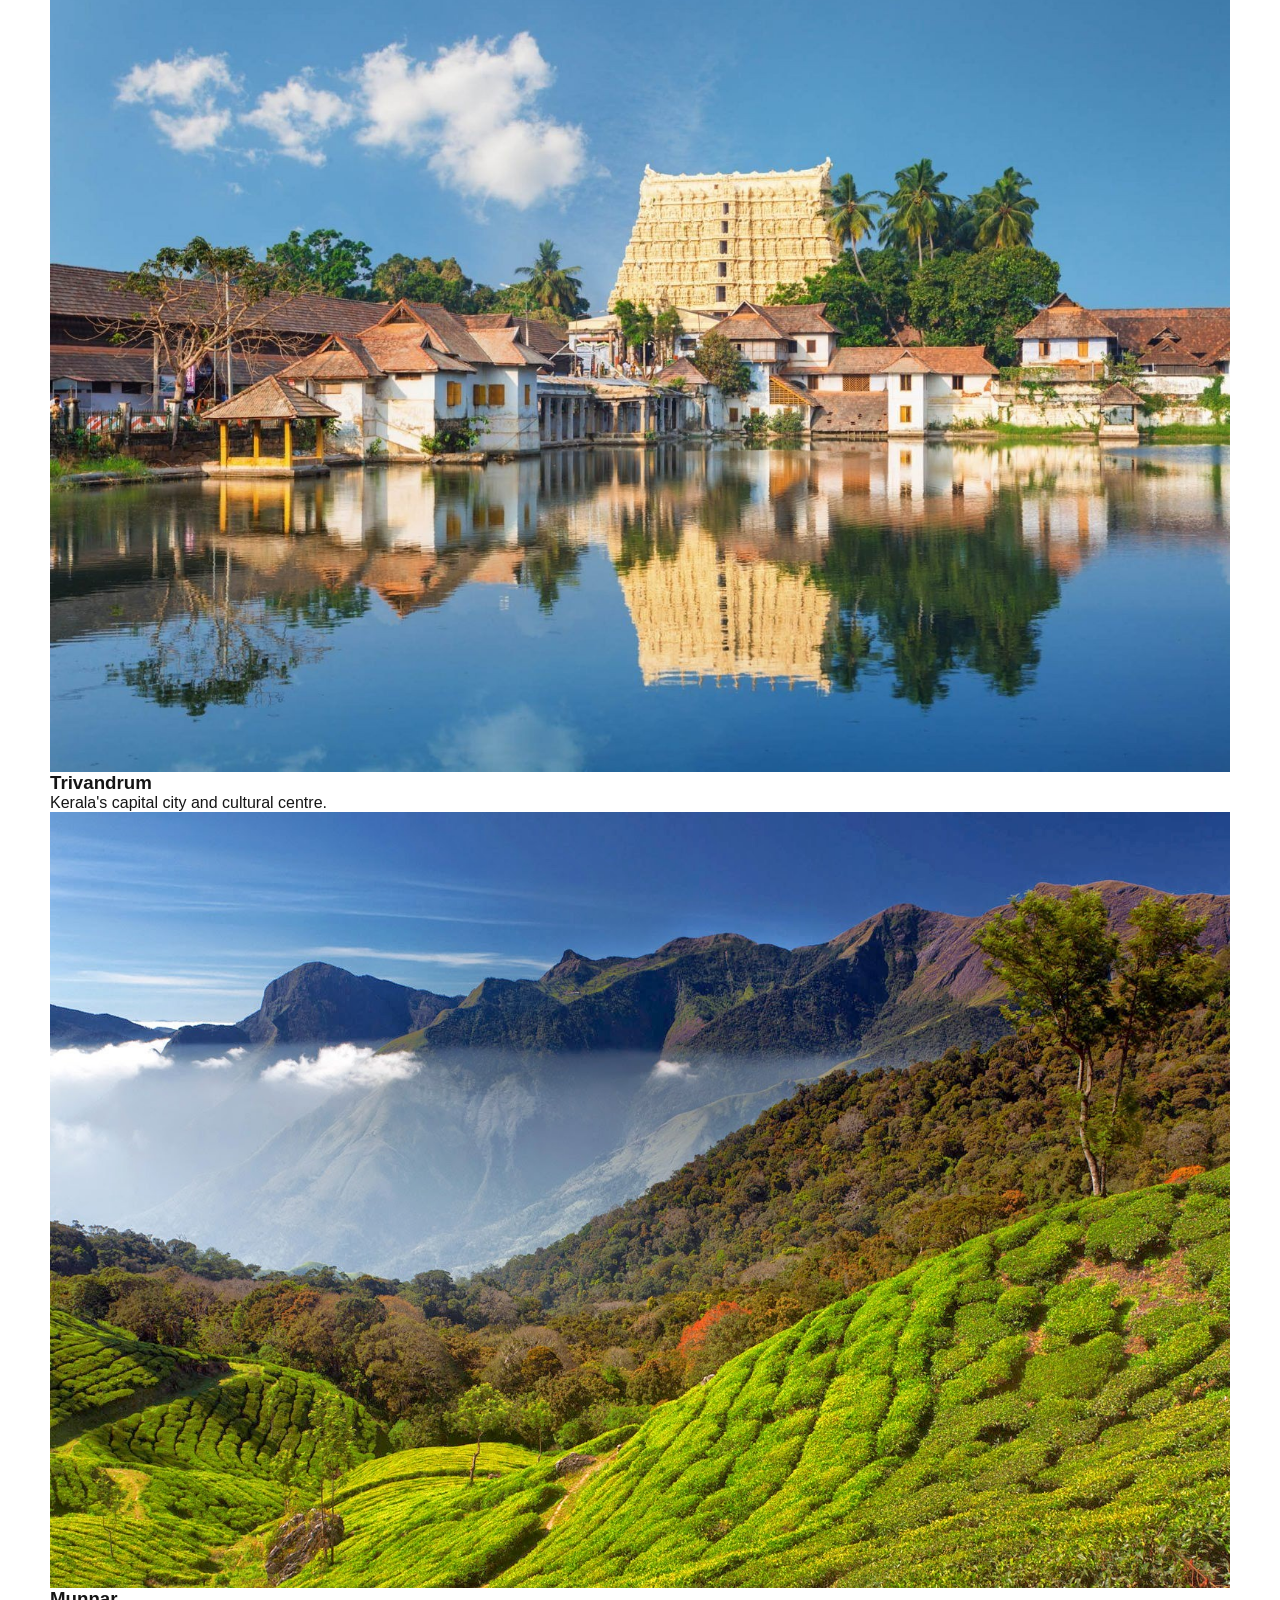
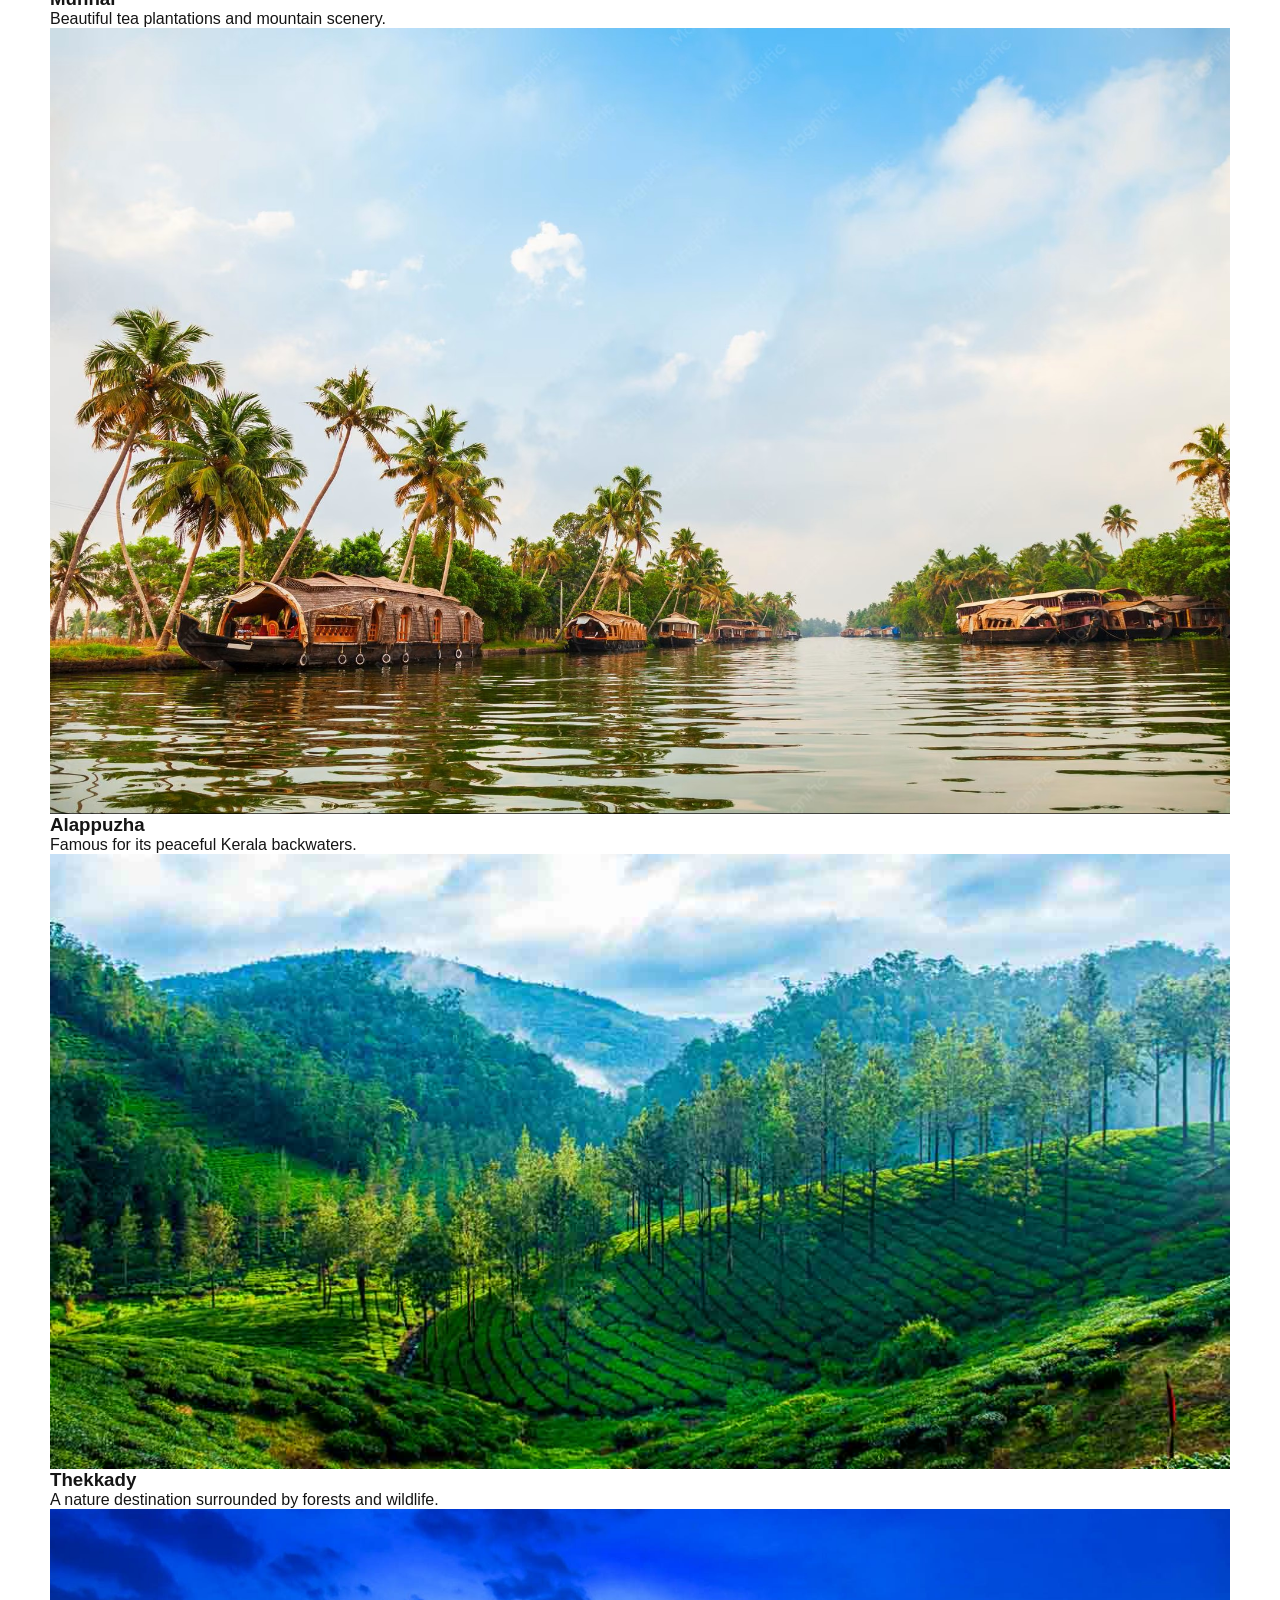
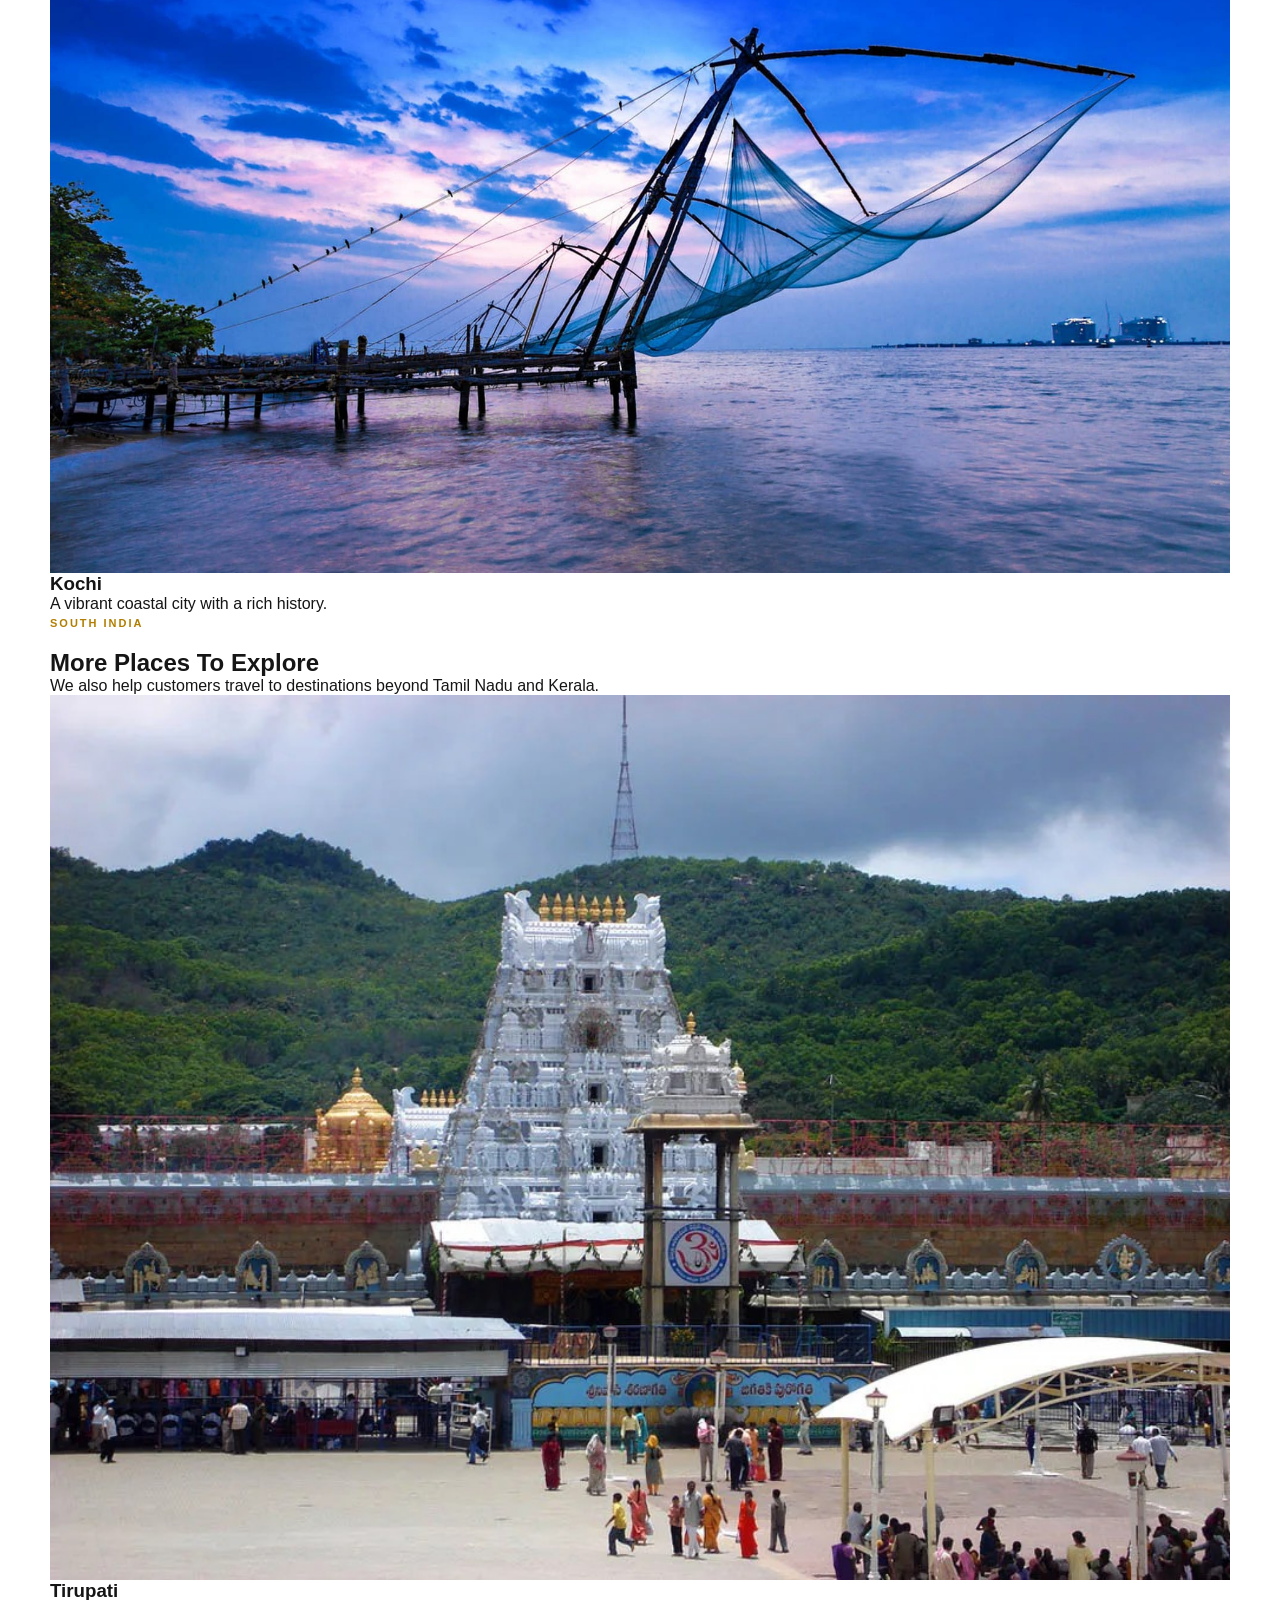
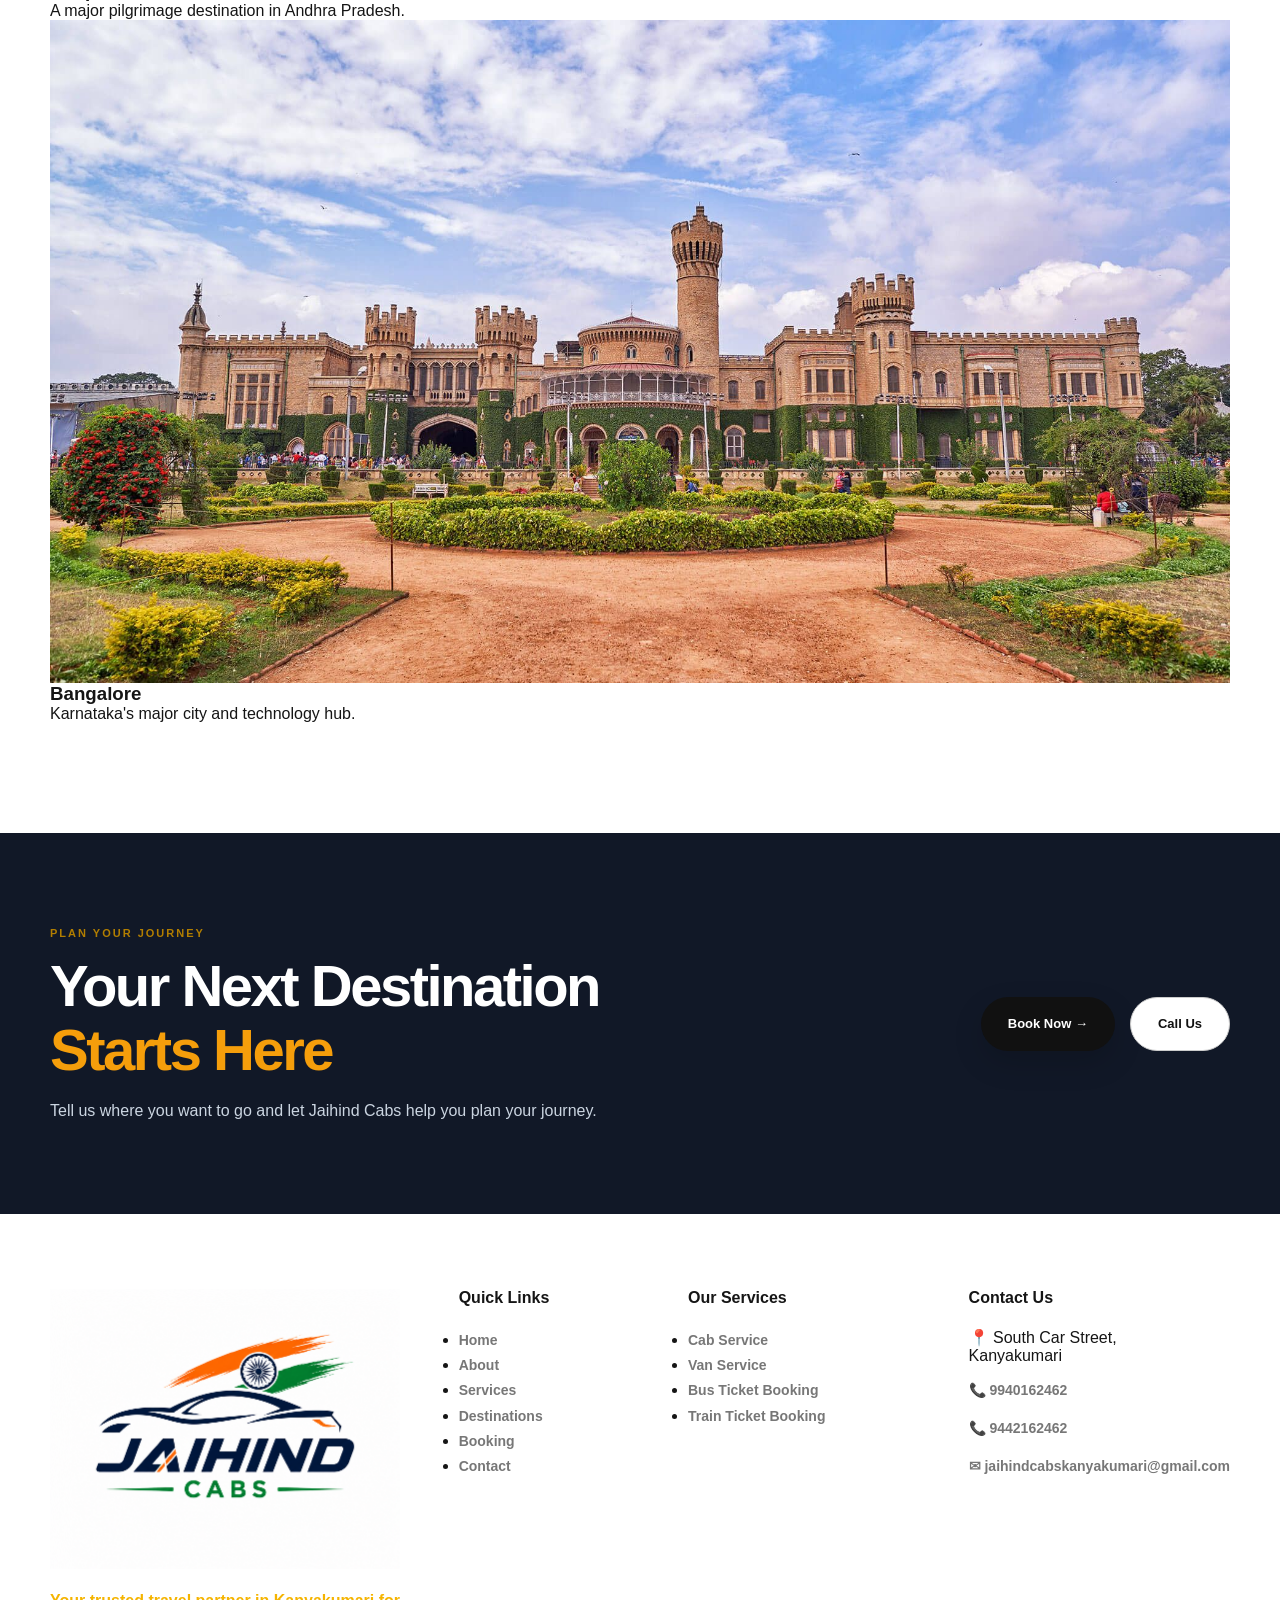
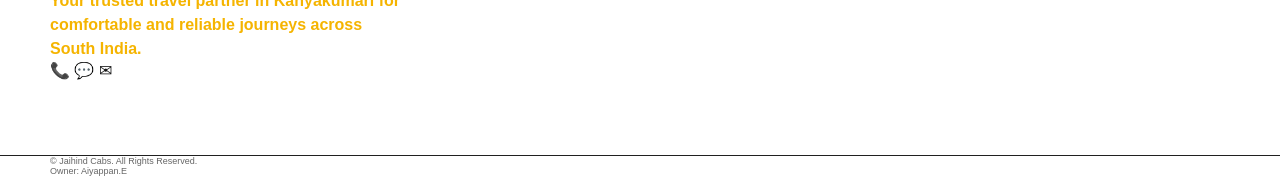
<file: pages/destinations.html>
<!DOCTYPE html>
<html lang="en">

<head>

    <meta charset="UTF-8">

    <meta name="viewport"
          content="width=device-width, initial-scale=1.0">

    <title>Destinations | Jaihind Cabs Kanyakumari</title>

    <meta name="description"
          content="Explore popular travel destinations across Tamil Nadu, Kerala, Karnataka and Andhra Pradesh with Jaihind Cabs Kanyakumari.">

    <link rel="stylesheet" href="../css/style.css">
    <link rel="stylesheet" href="../css/responsive.css">
    <link rel="stylesheet" href="../css/booking.css">

</head>


<body>


<!-- =====================================================
     HEADER
===================================================== -->

<header class="header" id="header">

    <div class="container nav-container">

        <a href="../index.html" class="logo">

            <img src="../images/logo/jaihind-logo.png"
                 alt="Jaihind Cabs Logo">

        </a>

        <nav class="navbar" id="navbar">

            <a href="../index.html"
               class="nav-link">
                Home
            </a>

            <a href="about.html"
               class="nav-link">
                About
            </a>

            <a href="services.html"
               class="nav-link">
                Services
            </a>

            <a href="destinations.html"
               class="nav-link active">
                Destinations
            </a>

            <a href="booking.html"
               class="nav-link">
                Booking
            </a>

            <a href="contact.html"
               class="nav-link">
                Contact
            </a>

        </nav>

        <a href="booking.html"
           class="nav-button">
            Book Now
        </a>

        <button class="menu-toggle"
                id="menuToggle"
                aria-label="Open navigation menu">

            <span></span>
            <span></span>
            <span></span>

        </button>

    </div>

</header>



<!-- =====================================================
     PAGE HERO
===================================================== -->

<section class="page-hero">

    <div class="container">

        <span class="section-label">
            DESTINATIONS
        </span>

        <h1>
            Explore
            <span>South India</span>
        </h1>

        <p>
            Travel from Kanyakumari to some of the most
            popular destinations across South India.
        </p>

    </div>

</section>



<!-- =====================================================
     DESTINATIONS INTRO
===================================================== -->

<section class="section-padding">

    <div class="container">

        <div class="section-heading centered">

            <span class="section-label">
                WHERE WE TRAVEL
            </span>

            <h2>
                Popular
                <span>Destinations</span>
            </h2>

            <p>
                Plan your next journey with Jaihind Cabs
                and travel across South India.
            </p>

        </div>



        <!-- =================================================
             TAMIL NADU
        ================================================== -->

        <div class="destination-region">

            <div class="region-heading">

                <span class="section-label">
                    TAMIL NADU
                </span>

                <h2>
                    Discover Tamil Nadu
                </h2>

                <p>
                    From temples and heritage cities to
                    beautiful hill stations and coastal
                    destinations.
                </p>

            </div>


            <div class="destination-grid">


                <a href="booking.html"
                   class="destination-card">

                    <div class="destination-image">

                        <img
                            src="../images/destinations/tamilnadu/kanyakumari.jpg"
                            alt="Kanyakumari">

                    </div>

                    <div class="destination-content">

                        

                        <h3>
                            Kanyakumari
                        </h3>

                        <p>
                            The southernmost destination
                            of mainland India.
                        </p>

                    </div>

                </a>



                <a href="booking.html"
                   class="destination-card">

                    <div class="destination-image">

                        <img
                            src="../images/destinations/tamilnadu/madurai.jpg"
                            alt="Madurai">

                    </div>

                    <div class="destination-content">

                       

                        <h3>
                            Madurai
                        </h3>

                        <p>
                            A historic city known for
                            its rich cultural heritage.
                        </p>

                    </div>

                </a>



                <a href="booking.html"
                   class="destination-card">

                    <div class="destination-image">

                        <img
                            src="../images/destinations/tamilnadu/kodaikanal.jpg"
                            alt="Kodaikanal">

                    </div>

                    <div class="destination-content">

                        

                        <h3>
                            Kodaikanal
                        </h3>

                        <p>
                            A beautiful hill station
                            surrounded by nature.
                        </p>

                    </div>

                </a>



                <a href="booking.html"
                   class="destination-card">

                    <div class="destination-image">

                        <img
                            src="../images/destinations/tamilnadu/ooty.jpg"
                            alt="Ooty">

                    </div>

                    <div class="destination-content">

                        

                        <h3>
                            Ooty
                        </h3>

                        <p>
                            A popular hill destination
                            in the Nilgiris.
                        </p>

                    </div>

                </a>



                <a href="booking.html"
                   class="destination-card">

                    <div class="destination-image">

                        <img
                            src="../images/destinations/tamilnadu/rameshwaram.jpg"
                            alt="Rameshwaram">

                    </div>

                    <div class="destination-content">

                        

                        <h3>
                            Rameshwaram
                        </h3>

                        <p>
                            A famous pilgrimage and
                            coastal destination.
                        </p>

                    </div>

                </a>



                <a href="booking.html"
                   class="destination-card">

                    <div class="destination-image">

                        <img
                            src="../images/destinations/tamilnadu/trichy.jpg"
                            alt="Trichy">

                    </div>

                    <div class="destination-content">

                      

                        <h3>
                            Trichy
                        </h3>

                        <p>
                            A historic city with important
                            temples and landmarks.
                        </p>

                    </div>

                </a>


            </div>

        </div>



        <!-- =================================================
             KERALA
        ================================================== -->

        <div class="destination-region">

            <div class="region-heading">

                <span class="section-label">
                    KERALA
                </span>

                <h2>
                    Experience Kerala
                </h2>

                <p>
                    Explore Kerala's scenic hills,
                    backwaters and vibrant cities.
                </p>

            </div>


            <div class="destination-grid">


                <a href="booking.html"
                   class="destination-card">

                    <div class="destination-image">

                        <img
                            src="../images/destinations/kerala/trivandrum.jpg"
                            alt="Trivandrum">

                    </div>

                    <div class="destination-content">

                        

                        <h3>
                            Trivandrum
                        </h3>

                        <p>
                            Kerala's capital city and
                            cultural centre.
                        </p>

                    </div>

                </a>



                <a href="booking.html"
                   class="destination-card">

                    <div class="destination-image">

                        <img
                            src="../images/destinations/kerala/munnar.jpg"
                            alt="Munnar">

                    </div>

                    <div class="destination-content">

                        

                        <h3>
                            Munnar
                        </h3>

                        <p>
                            Beautiful tea plantations
                            and mountain scenery.
                        </p>

                    </div>

                </a>



                <a href="booking.html"
                   class="destination-card">

                    <div class="destination-image">

                        <img
                            src="../images/destinations/kerala/alappuzha.jpg"
                            alt="Alappuzha">

                    </div>

                    <div class="destination-content">

                        

                        <h3>
                            Alappuzha
                        </h3>

                        <p>
                            Famous for its peaceful
                            Kerala backwaters.
                        </p>

                    </div>

                </a>



                <a href="booking.html"
                   class="destination-card">

                    <div class="destination-image">

                        <img
                            src="../images/destinations/kerala/thekkady.jpg"
                            alt="Thekkady">

                    </div>

                    <div class="destination-content">

                   

                        <h3>
                            Thekkady
                        </h3>

                        <p>
                            A nature destination surrounded
                            by forests and wildlife.
                        </p>

                    </div>

                </a>



                <a href="booking.html"
                   class="destination-card">

                    <div class="destination-image">

                        <img
                            src="../images/destinations/kerala/kochi.jpg"
                            alt="Kochi">

                    </div>

                    <div class="destination-content">

                        

                        <h3>
                            Kochi
                        </h3>

                        <p>
                            A vibrant coastal city with
                            a rich history.
                        </p>

                    </div>

                </a>


            </div>

        </div>



        <!-- =================================================
             OTHER SOUTH INDIA
        ================================================== -->

        <div class="destination-region">

            <div class="region-heading">

                <span class="section-label">
                    SOUTH INDIA
                </span>

                <h2>
                    More Places To Explore
                </h2>

                <p>
                    We also help customers travel to
                    destinations beyond Tamil Nadu and Kerala.
                </p>

            </div>


            <div class="destination-grid">


                <a href="booking.html"
                   class="destination-card">

                    <div class="destination-image">

                        <img
                            src="../images/destinations/andhra/tirupati.jpg"
                            alt="Tirupati">

                    </div>

                    <div class="destination-content">

                       

                        <h3>
                            Tirupati
                        </h3>

                        <p>
                            A major pilgrimage destination
                            in Andhra Pradesh.
                        </p>

                    </div>

                </a>



                <a href="booking.html"
                   class="destination-card">

                    <div class="destination-image">

                        <img
                            src="../images/destinations/karnataka/bangalore.jpg"
                            alt="Bangalore">

                    </div>

                    <div class="destination-content">

                        

                        <h3>
                            Bangalore
                        </h3>

                        <p>
                            Karnataka's major city and
                            technology hub.
                        </p>

                    </div>

                </a>


            </div>

        </div>

    </div>

</section>



<!-- =====================================================
     BOOKING CTA
===================================================== -->

<section class="booking-cta section-padding">

    <div class="container booking-cta-container">

        <div class="booking-cta-content">

            <span class="section-label">
                PLAN YOUR JOURNEY
            </span>

            <h2>
                Your Next Destination
                <span>Starts Here</span>
            </h2>

            <p>
                Tell us where you want to go and let
                Jaihind Cabs help you plan your journey.
            </p>

        </div>


        <div class="booking-cta-action">

            <a href="booking.html"
               class="btn btn-primary">

                Book Now →

            </a>

            <a href="tel:9940162462"
               class="btn btn-outline">

                Call Us

            </a>

        </div>

    </div>

</section>



<!-- =====================================================
     FOOTER
===================================================== -->

<footer class="site-footer">

    <div class="container footer-grid">


        <div class="footer-brand">

            <a href="index.html"
               class="footer-logo">

                <img
                    src="../images/logo/jaihind-logo.png"
                    alt="Jaihind Cabs">

            </a>

            <p>
                Your trusted travel partner in Kanyakumari
                for comfortable and reliable journeys
                across South India.
            </p>

            <div class="footer-social">

                <a href="tel:9940162462"
                   aria-label="Call">
                    📞
                </a>

                <a href="https://wa.me/919940162462"
                   target="_blank"
                   rel="noopener noreferrer"
                   aria-label="WhatsApp">
                    💬
                </a>

                <a href="mailto:jaihindcabskanyakumari@gmail.com"
                   aria-label="Email">
                    ✉
                </a>

            </div>

        </div>


        <div class="footer-column">

            <h3>
                Quick Links
            </h3>

            <ul>

                <li>
                    <a href="index.html">
                        Home
                    </a>
                </li>

                <li>
                    <a href="about.html">
                        About
                    </a>
                </li>

                <li>
                    <a href="services.html">
                        Services
                    </a>
                </li>

                <li>
                    <a href="destinations.html">
                        Destinations
                    </a>
                </li>

                <li>
                    <a href="booking.html">
                        Booking
                    </a>
                </li>

                <li>
                    <a href="contact.html">
                        Contact
                    </a>
                </li>

            </ul>

        </div>


        <div class="footer-column">

            <h3>
                Our Services
            </h3>

            <ul>

                <li>
                    <a href="services.html">
                        Cab Service
                    </a>
                </li>

                <li>
                    <a href="services.html">
                        Van Service
                    </a>
                </li>

                <li>
                    <a href="services.html">
                        Bus Ticket Booking
                    </a>
                </li>

                <li>
                    <a href="services.html">
                        Train Ticket Booking
                    </a>
                </li>

            </ul>

        </div>


        <div class="footer-column footer-contact">

            <h3>
                Contact Us
            </h3>

            <p>
                📍 South Car Street,<br>
                Kanyakumari
            </p>

            <a href="tel:9940162462">
                📞 9940162462
            </a>

            <a href="tel:9442162462">
                📞 9442162462
            </a>

            <a href="mailto:jaihindcabskanyakumari@gmail.com">
                ✉ jaihindcabskanyakumari@gmail.com
            </a>

        </div>

    </div>


    <div class="footer-bottom">

        <div class="container footer-bottom-inner">

            <p>
                © <span id="currentYear"></span>
                Jaihind Cabs. All Rights Reserved.
            </p>

            <p>
                Owner: Aiyappan.E
            </p>

        </div>

    </div>

</footer>



<!-- =====================================================
     MOBILE ACTION BAR
===================================================== -->

<div class="mobile-action-bar">

    <a href="tel:9940162462"
       class="mobile-action">

        <span>📞</span>

        <small>
            Call
        </small>

    </a>


    <a href="https://wa.me/919940162462"
       target="_blank"
       rel="noopener noreferrer"
       class="mobile-action">

        <span>💬</span>

        <small>
            WhatsApp
        </small>

    </a>


    <a href="booking.html"
       class="mobile-action book-action">

        <span>🚕</span>

        <small>
            Book
        </small>

    </a>

</div>



<!-- =====================================================
     BACK TO TOP
===================================================== -->

<button
    id="backToTop"
    class="back-to-top"
    aria-label="Back to top">

    ↑

</button>



<script src="../js/script.js"></script>

</body>

</html>
</file>
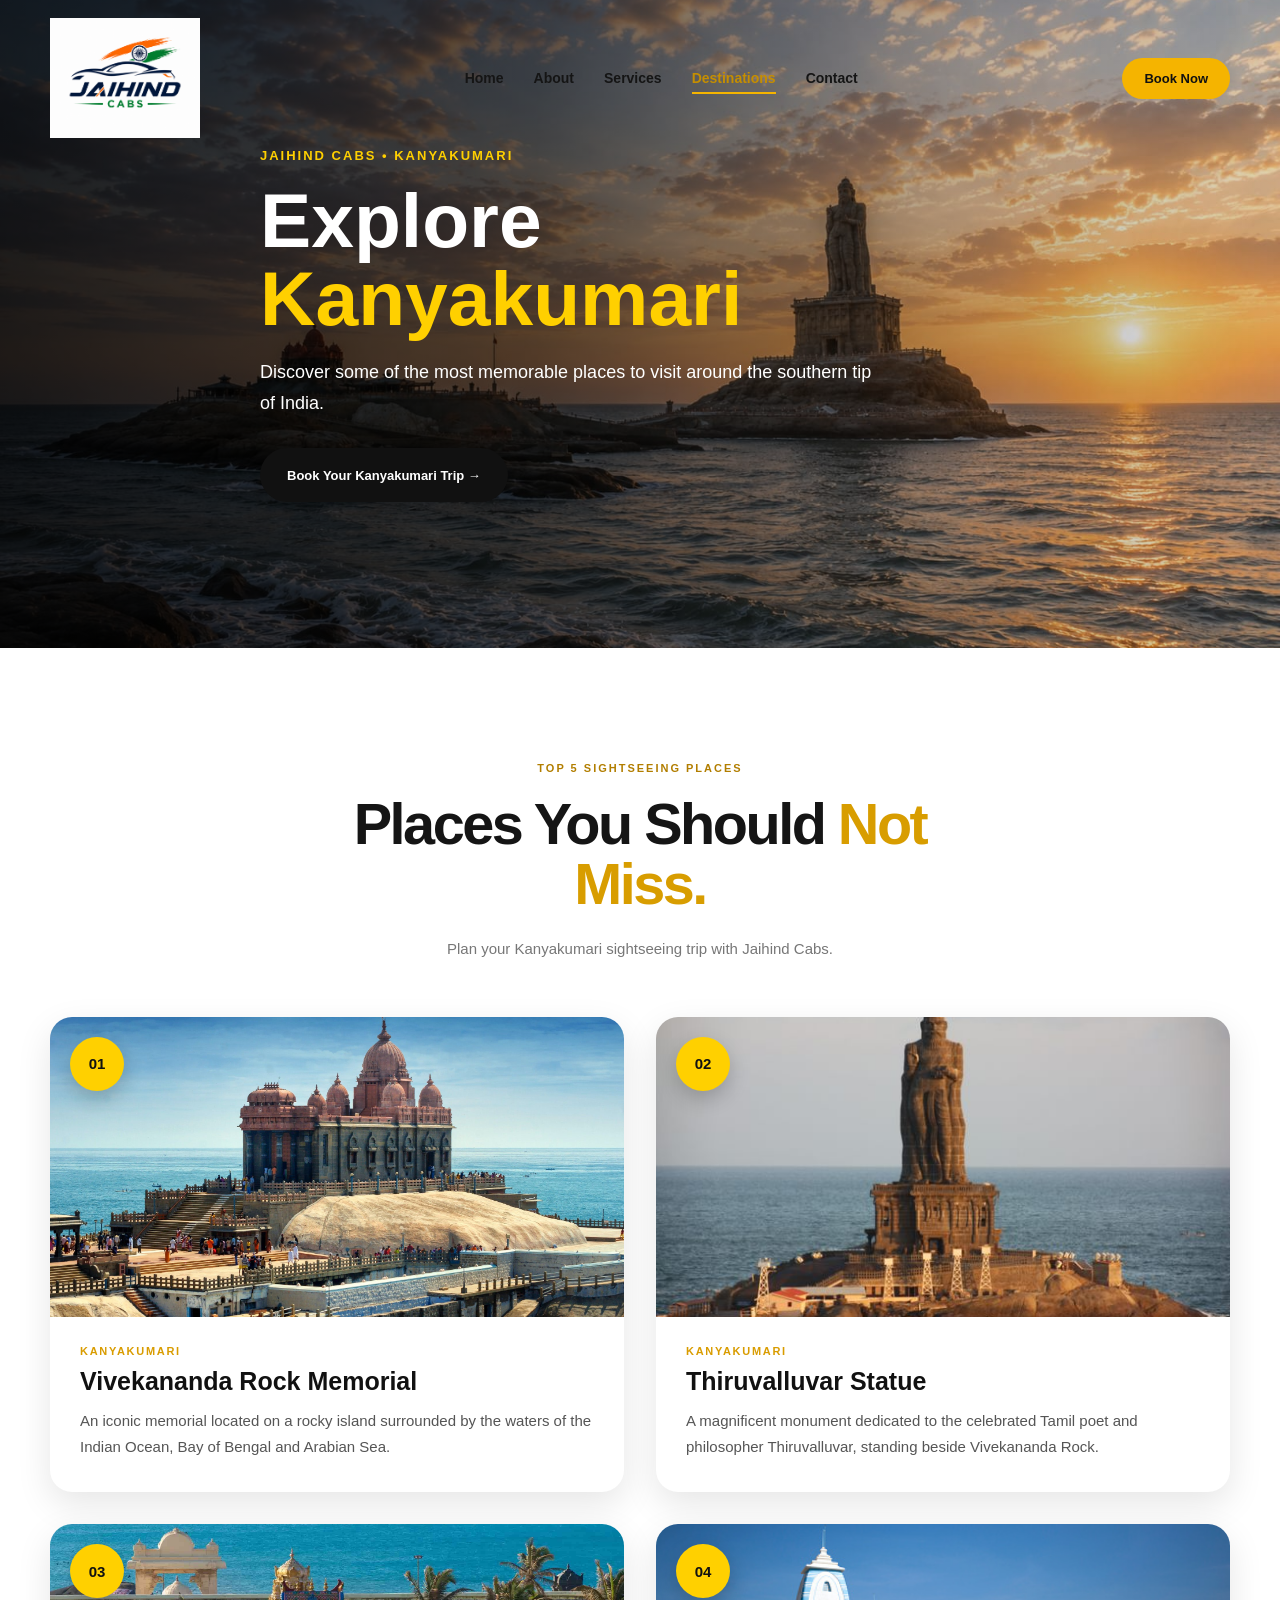
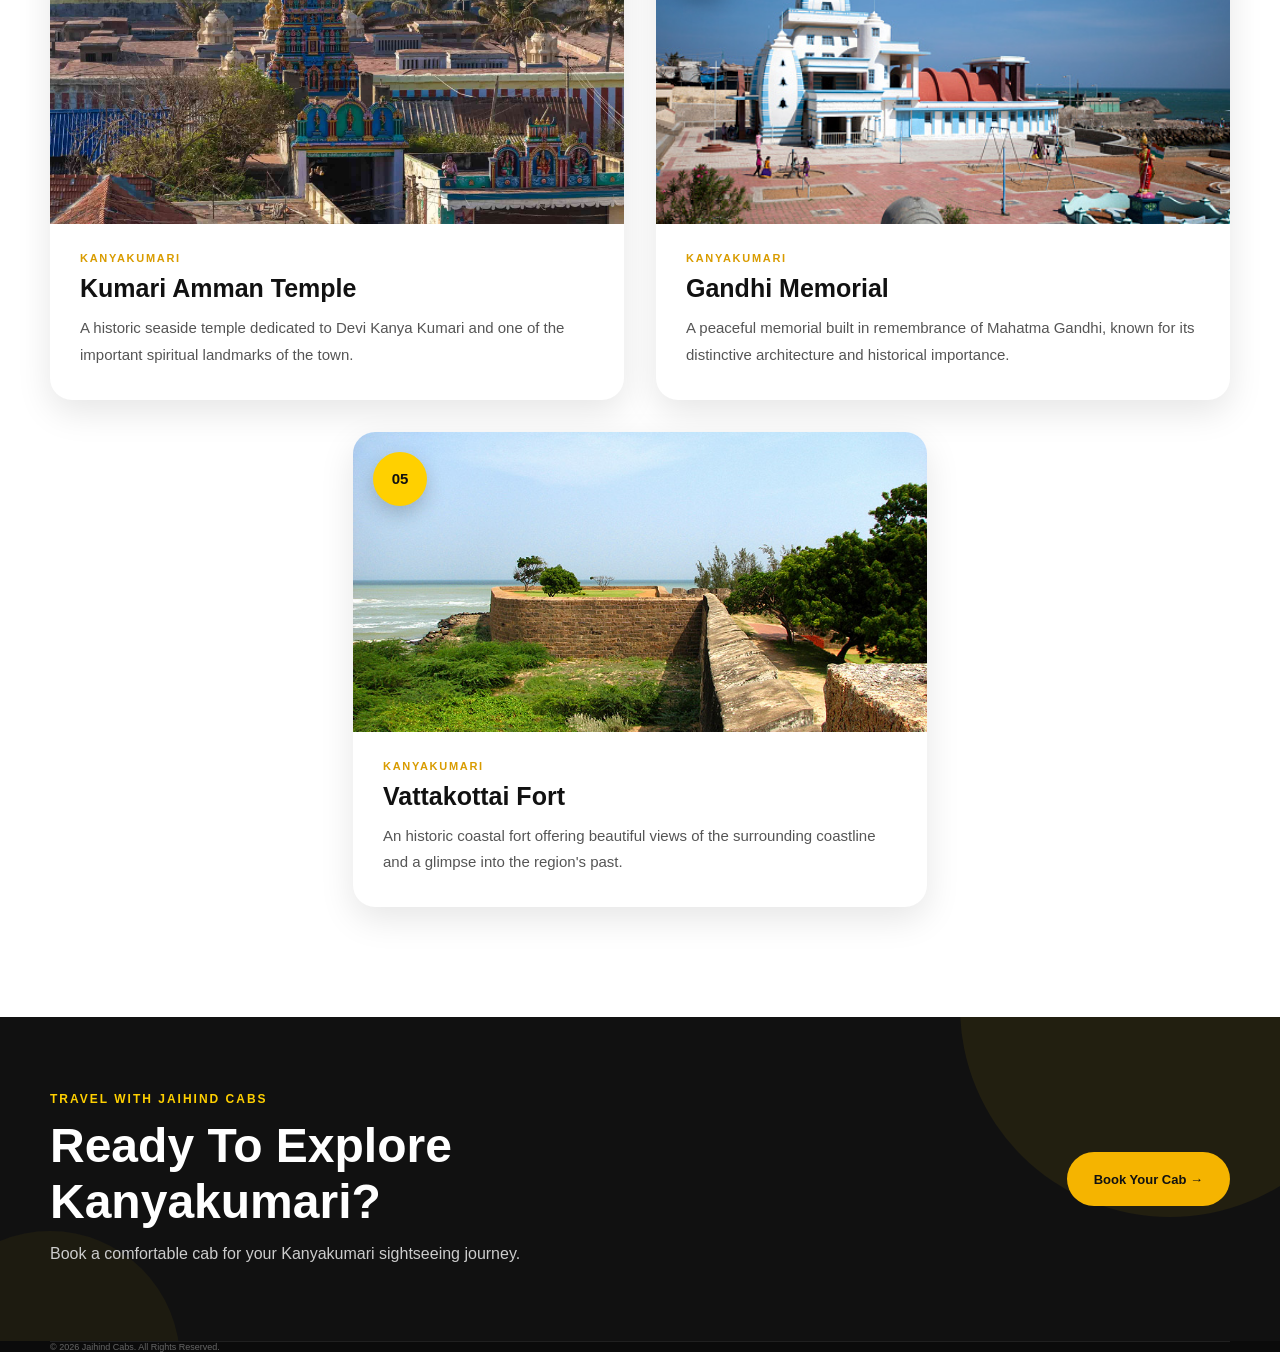
<file: pages/kanyakumari.html>
<!DOCTYPE html>
<html lang="en">
<head>
    <meta charset="UTF-8">
    <meta name="viewport" content="width=device-width, initial-scale=1.0">

    <title>Kanyakumari Sightseeing | Jaihind Cabs</title>

    <link rel="stylesheet" href="../css/style.css">
    <link rel="stylesheet" href="../css/responsive.css">
    <link rel="stylesheet" href="../css/sightseeing.css">
</head>

<body>

    <header class="header">
        <div class="container nav-container">

            <a href="../index.html" class="logo">
                <img src="../images/logo/jaihind-logo.png"
                     alt="Jaihind Cabs Logo">
            </a>

            <nav class="navbar">

                <a href="../index.html#home" class="nav-link">
                    Home
                </a>

                <a href="../index.html#about" class="nav-link">
                    About
                </a>

                <a href="../index.html#services" class="nav-link">
                    Services
                </a>

                <a href="../index.html#destinations" class="nav-link active">
                    Destinations
                </a>

                <a href="../index.html#contact" class="nav-link">
                    Contact
                </a>

            </nav>

            <a href="../index.html#contact"
               class="nav-button">
                Book Now
            </a>

        </div>
    </header>

    <main>

        <section class="sightseeing-hero">

            <div class="sightseeing-hero-overlay"></div>

            <div class="container sightseeing-hero-content">

                <span>
                    JAIHIND CABS • KANYAKUMARI
                </span>

                <h1>
                    Explore
                    <strong>Kanyakumari</strong>
                </h1>

                <p>
                    Discover some of the most memorable places
                    to visit around the southern tip of India.
                </p>

                <a href="../index.html#contact"
                   class="btn btn-primary">
                    Book Your Kanyakumari Trip →
                </a>

            </div>

        </section>

        <section class="sightseeing-section">

            <div class="container">

                <div class="section-heading centered">

                    <span class="section-label">
                        TOP 5 SIGHTSEEING PLACES
                    </span>

                    <h2>
                        Places You Should
                        <span>Not Miss.</span>
                    </h2>

                    <p>
                        Plan your Kanyakumari sightseeing trip
                        with Jaihind Cabs.
                    </p>

                </div>

                <div class="sightseeing-grid">

                    <article class="sightseeing-card">

                        <div class="sightseeing-number">
                            01
                        </div>

                        <img src="../images/sightseeing/kanyakumari/vivekananda-rock.jpg"
                             alt="Vivekananda Rock Memorial">

                        <div class="sightseeing-content">

                            <span>
                                KANYAKUMARI
                            </span>

                            <h3>
                                Vivekananda Rock Memorial
                            </h3>

                            <p>
                                An iconic memorial located on a rocky
                                island surrounded by the waters of the
                                Indian Ocean, Bay of Bengal and Arabian Sea.
                            </p>

                        </div>

                    </article>

                    <article class="sightseeing-card">

                        <div class="sightseeing-number">
                            02
                        </div>

                        <img src="../images/sightseeing/kanyakumari/thiruvalluvar-statue.jpg"
                             alt="Thiruvalluvar Statue">

                        <div class="sightseeing-content">

                            <span>
                                KANYAKUMARI
                            </span>

                            <h3>
                                Thiruvalluvar Statue
                            </h3>

                            <p>
                                A magnificent monument dedicated to the
                                celebrated Tamil poet and philosopher
                                Thiruvalluvar, standing beside Vivekananda Rock.
                            </p>

                        </div>

                    </article>

                    <article class="sightseeing-card">

                        <div class="sightseeing-number">
                            03
                        </div>

                        <img src="../images/sightseeing/kanyakumari/kumari-amman-temple.jpg"
                             alt="Kumari Amman Temple">

                        <div class="sightseeing-content">

                            <span>
                                KANYAKUMARI
                            </span>

                            <h3>
                                Kumari Amman Temple
                            </h3>

                            <p>
                                A historic seaside temple dedicated to
                                Devi Kanya Kumari and one of the important
                                spiritual landmarks of the town.
                            </p>

                        </div>

                    </article>

                    <article class="sightseeing-card">

                        <div class="sightseeing-number">
                            04
                        </div>

                        <img src="../images/sightseeing/kanyakumari/gandhi-memorial.jpg"
                             alt="Gandhi Memorial">

                        <div class="sightseeing-content">

                            <span>
                                KANYAKUMARI
                            </span>

                            <h3>
                                Gandhi Memorial
                            </h3>

                            <p>
                                A peaceful memorial built in remembrance
                                of Mahatma Gandhi, known for its distinctive
                                architecture and historical importance.
                            </p>

                        </div>

                    </article>

                    <article class="sightseeing-card">

                        <div class="sightseeing-number">
                            05
                        </div>

                        <img src="../images/sightseeing/kanyakumari/vattakottai-fort.jpg"
                             alt="Vattakottai Fort">

                        <div class="sightseeing-content">

                            <span>
                                KANYAKUMARI
                            </span>

                            <h3>
                                Vattakottai Fort
                            </h3>

                            <p>
                                An historic coastal fort offering beautiful
                                views of the surrounding coastline and
                                a glimpse into the region's past.
                            </p>

                        </div>

                    </article>

                </div>

            </div>

        </section>

        <section class="sightseeing-cta">

            <div class="container">

                <div>

                    <span>
                        TRAVEL WITH JAIHIND CABS
                    </span>

                    <h2>
                        Ready To Explore Kanyakumari?
                    </h2>

                    <p>
                        Book a comfortable cab for your Kanyakumari
                        sightseeing journey.
                    </p>

                </div>

                <a href="../index.html#contact"
                   class="btn btn-light">
                    Book Your Cab →
                </a>

            </div>

        </section>

    </main>

    <footer class="site-footer">

        <div class="container">

            <div class="footer-bottom">

                <p>
                    © <span class="current-year"></span>
                    Jaihind Cabs. All Rights Reserved.
                </p>

            </div>

        </div>

    </footer>

    <script src="../js/script.js"></script>

</body>
</html>
</file>
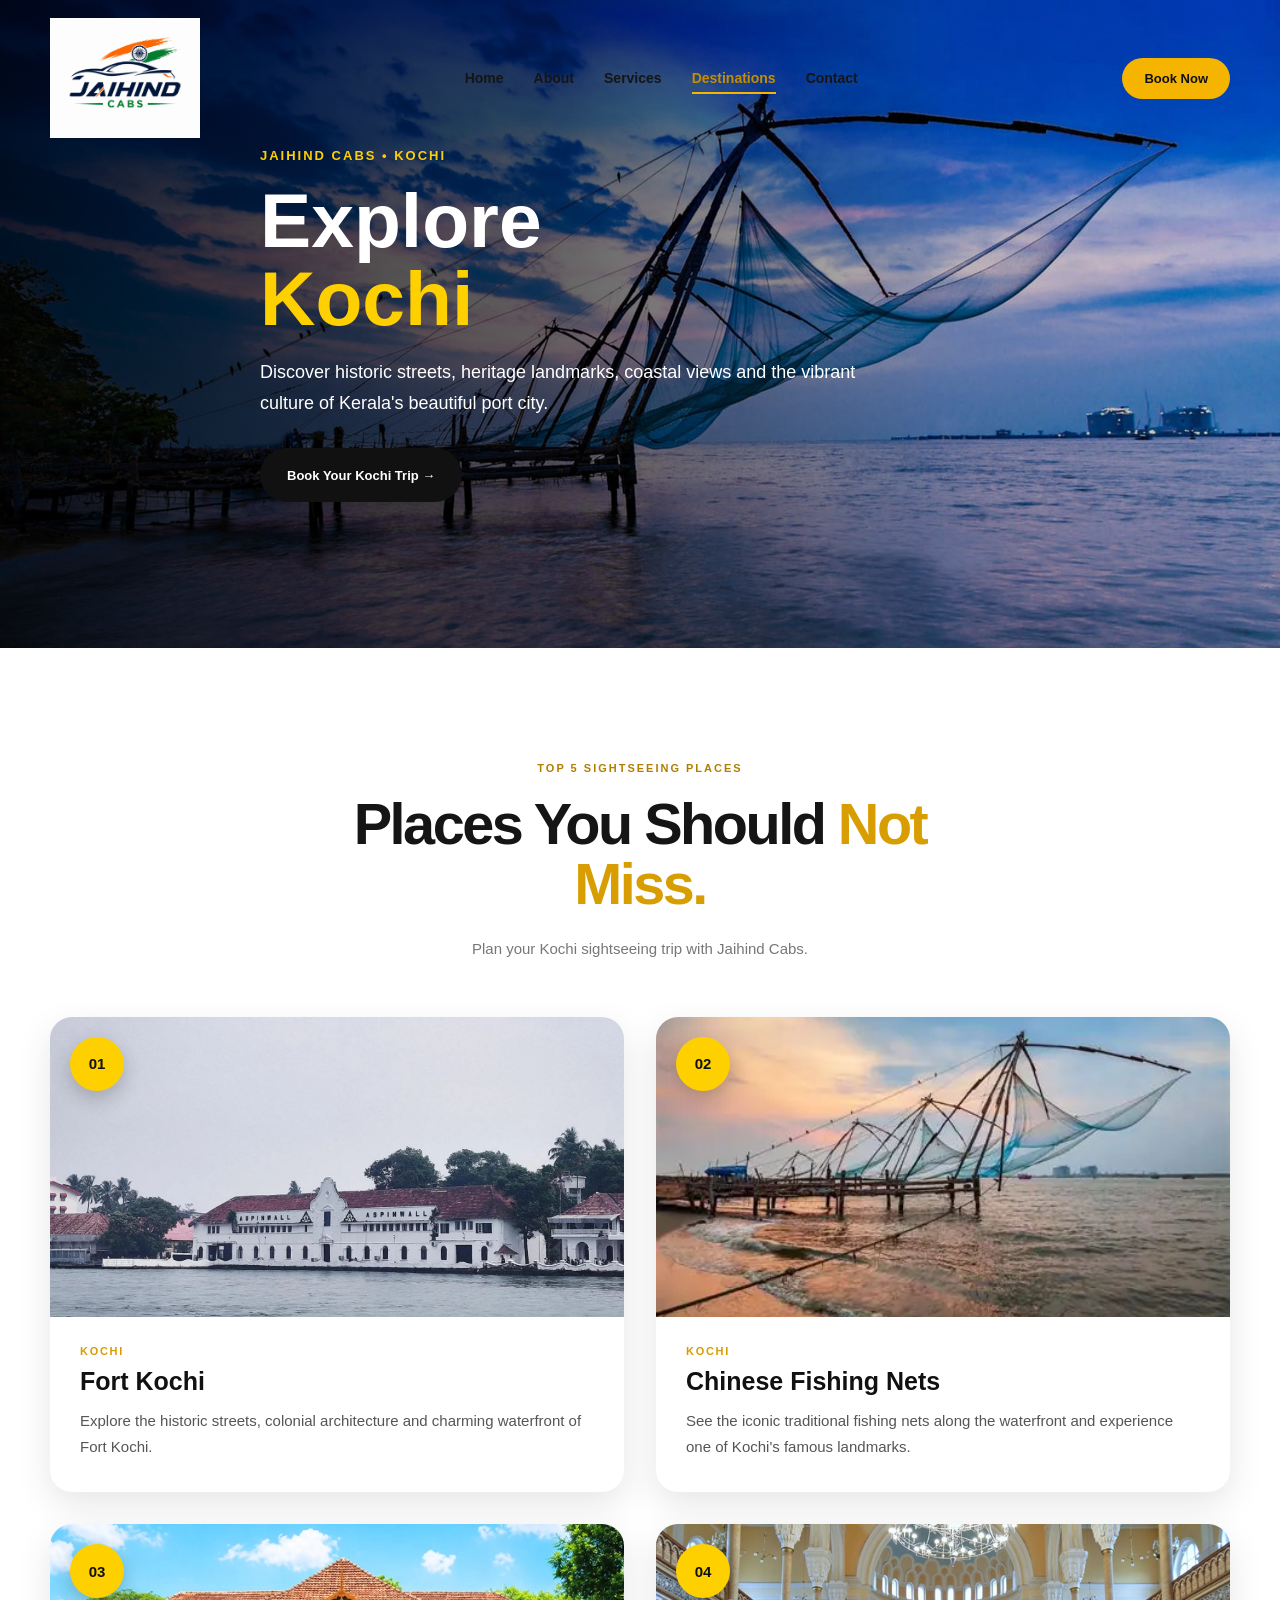
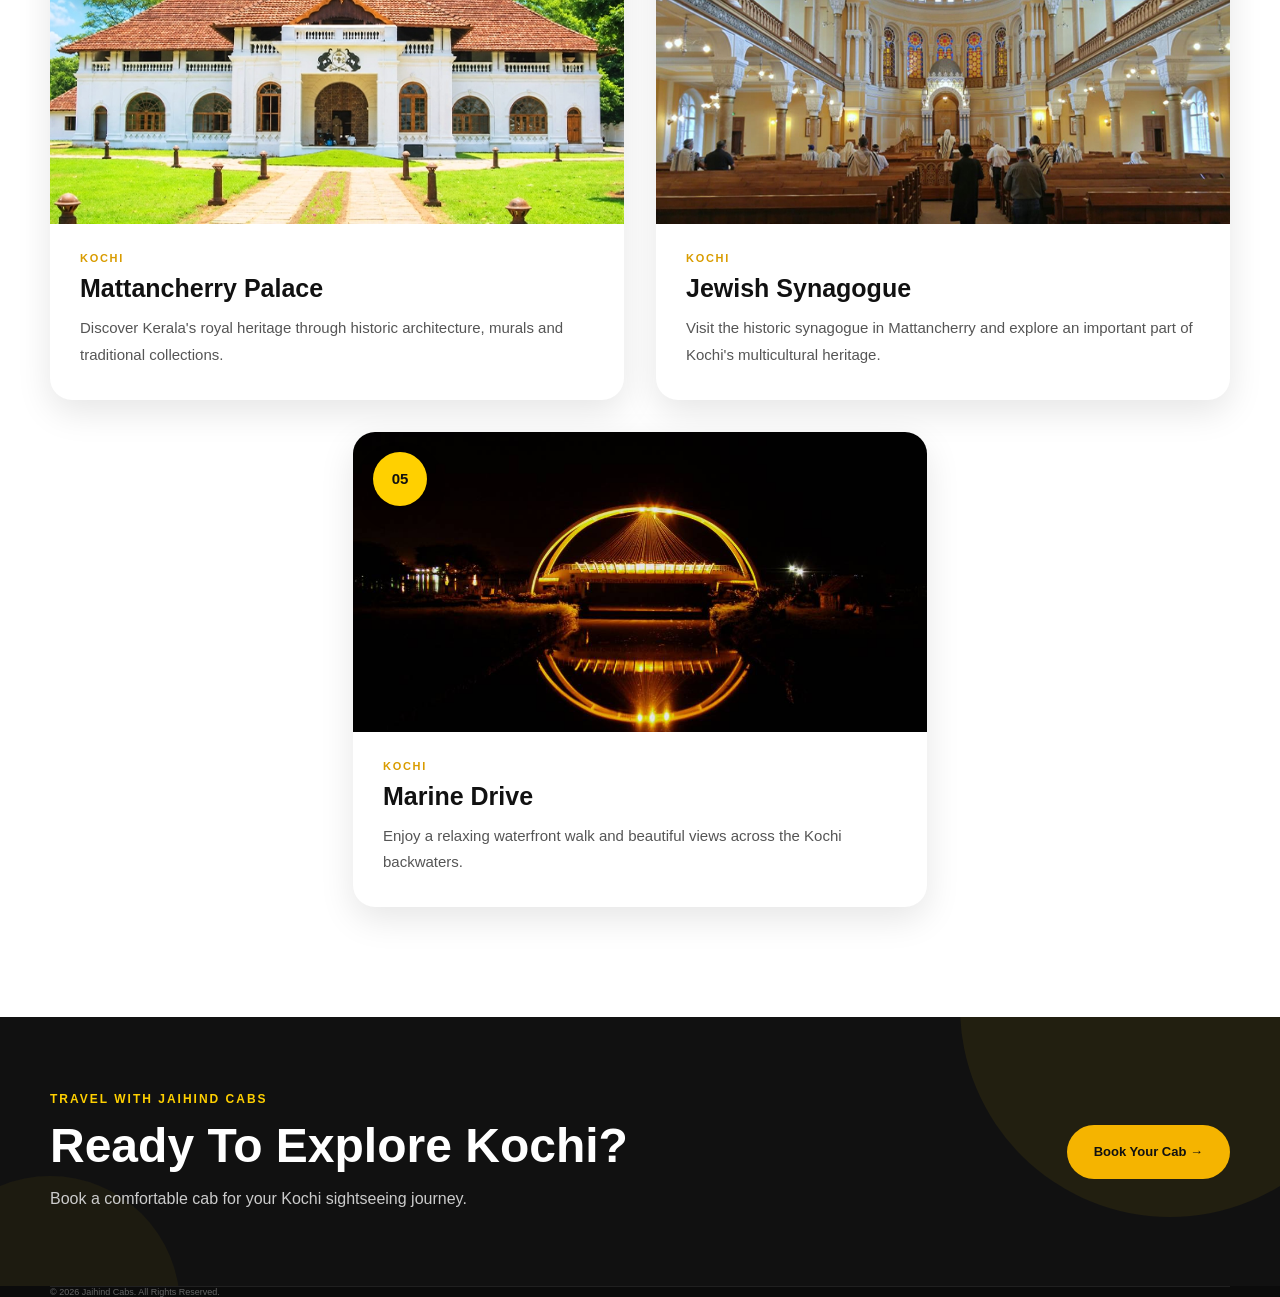
<file: pages/kochi.html>
<!DOCTYPE html>
<html lang="en">
<head>
    <meta charset="UTF-8">
    <meta name="viewport" content="width=device-width, initial-scale=1.0">
    <title>Kochi Sightseeing | Jaihind Cabs</title>
    <link rel="stylesheet" href="../css/style.css">
    <link rel="stylesheet" href="../css/sightseeing.css">
</head>
<body>

<header class="header">
    <div class="container nav-container">
        <a href="../index.html" class="logo">
            <img src="../images/logo/jaihind-logo.png" alt="Jaihind Cabs Logo">
        </a>

        <nav class="navbar">
            <a href="../index.html#home" class="nav-link">Home</a>
            <a href="../index.html#about" class="nav-link">About</a>
            <a href="../index.html#services" class="nav-link">Services</a>
            <a href="../index.html#destinations" class="nav-link active">Destinations</a>
            <a href="../index.html#contact" class="nav-link">Contact</a>
        </nav>

        <a href="../index.html#contact" class="nav-button">Book Now</a>
    </div>
</header>

<section class="sightseeing-hero" style="background-image: url('../images/destinations/kerala/kochi.jpg');">
    <div class="sightseeing-hero-overlay"></div>

    <div class="container sightseeing-hero-content">
        <span>JAIHIND CABS • KOCHI</span>

        <h1>Explore <strong>Kochi</strong></h1>

        <p>
            Discover historic streets, heritage landmarks, coastal views
            and the vibrant culture of Kerala's beautiful port city.
        </p>

        <a href="../index.html#contact" class="btn btn-primary">
            Book Your Kochi Trip →
        </a>
    </div>
</section>

<section class="sightseeing-section">
    <div class="container">

        <div class="section-heading centered">
            <span class="section-label">TOP 5 SIGHTSEEING PLACES</span>

            <h2>
                Places You Should <span>Not Miss.</span>
            </h2>

            <p>
                Plan your Kochi sightseeing trip with Jaihind Cabs.
            </p>
        </div>

        <div class="sightseeing-grid">

            <article class="sightseeing-card">
                <div class="sightseeing-number">01</div>

                <img
                    src="../images/sightseeing/kochi/fort-kochi.jpg"
                    alt="Fort Kochi"
                >

                <div class="sightseeing-content">
                    <span>KOCHI</span>

                    <h3>Fort Kochi</h3>

                    <p>
                        Explore the historic streets, colonial architecture
                        and charming waterfront of Fort Kochi.
                    </p>
                </div>
            </article>

            <article class="sightseeing-card">
                <div class="sightseeing-number">02</div>

                <img
                    src="../images/sightseeing/kochi/chinese-fishing-nets.jpg"
                    alt="Chinese Fishing Nets"
                >

                <div class="sightseeing-content">
                    <span>KOCHI</span>

                    <h3>Chinese Fishing Nets</h3>

                    <p>
                        See the iconic traditional fishing nets along the
                        waterfront and experience one of Kochi's famous landmarks.
                    </p>
                </div>
            </article>

            <article class="sightseeing-card">
                <div class="sightseeing-number">03</div>

                <img
                    src="../images/sightseeing/kochi/mattancherry-palace.jpg"
                    alt="Mattancherry Palace"
                >

                <div class="sightseeing-content">
                    <span>KOCHI</span>

                    <h3>Mattancherry Palace</h3>

                    <p>
                        Discover Kerala's royal heritage through historic
                        architecture, murals and traditional collections.
                    </p>
                </div>
            </article>

            <article class="sightseeing-card">
                <div class="sightseeing-number">04</div>

                <img
                    src="../images/sightseeing/kochi/jewish-synagogue.jpg"
                    alt="Jewish Synagogue"
                >

                <div class="sightseeing-content">
                    <span>KOCHI</span>

                    <h3>Jewish Synagogue</h3>

                    <p>
                        Visit the historic synagogue in Mattancherry and
                        explore an important part of Kochi's multicultural heritage.
                    </p>
                </div>
            </article>

            <article class="sightseeing-card">
                <div class="sightseeing-number">05</div>

                <img
                    src="../images/sightseeing/kochi/marine-drive.jpg"
                    alt="Marine Drive"
                >

                <div class="sightseeing-content">
                    <span>KOCHI</span>

                    <h3>Marine Drive</h3>

                    <p>
                        Enjoy a relaxing waterfront walk and beautiful
                        views across the Kochi backwaters.
                    </p>
                </div>
            </article>

        </div>
    </div>
</section>

<section class="sightseeing-cta">
    <div class="container">

        <div>
            <span>TRAVEL WITH JAIHIND CABS</span>

            <h2>Ready To Explore Kochi?</h2>

            <p>
                Book a comfortable cab for your Kochi sightseeing journey.
            </p>
        </div>

        <a href="../index.html#contact" class="btn btn-light">
            Book Your Cab →
        </a>

    </div>
</section>

<footer class="site-footer">
    <div class="container">

        <div class="footer-bottom">
            <p>
                © <span class="current-year"></span>
                Jaihind Cabs. All Rights Reserved.
            </p>
        </div>

    </div>
</footer>

<script src="../js/script.js"></script>

</body>
</html>
</file>
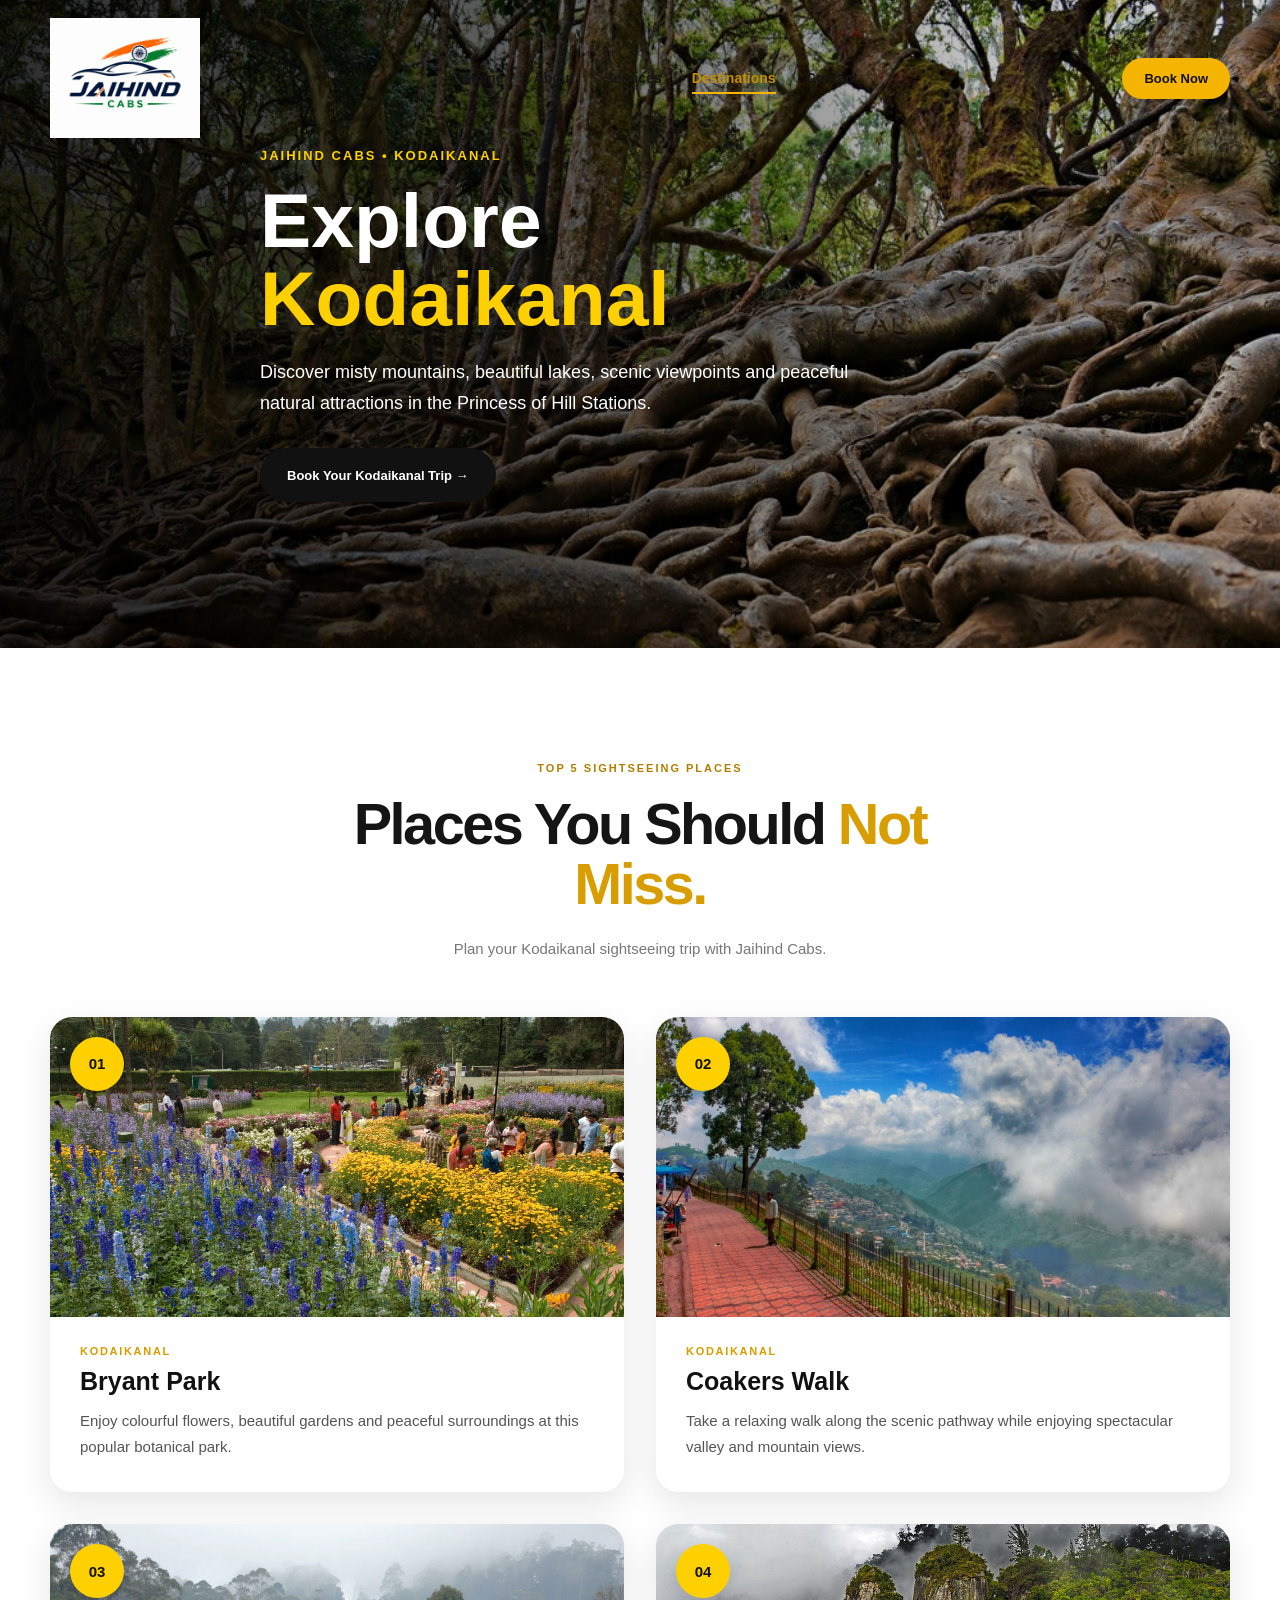
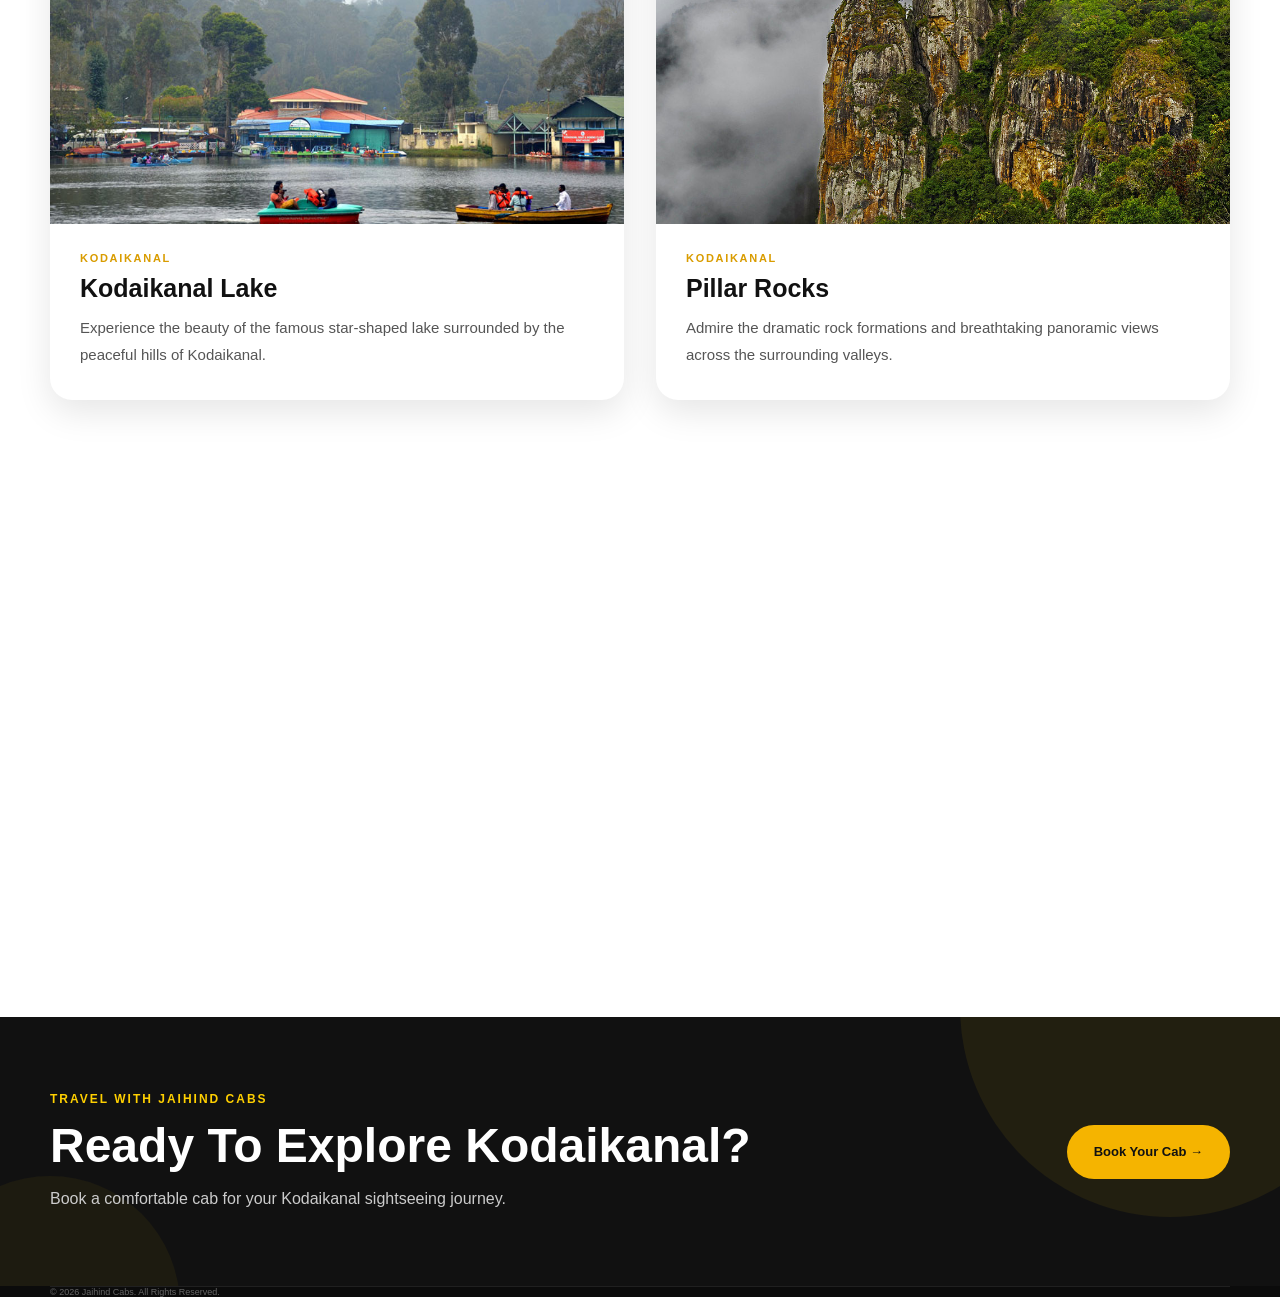
<file: pages/kodaikanal.html>
<!DOCTYPE html>
<html lang="en">
<head>
    <meta charset="UTF-8">
    <meta name="viewport" content="width=device-width, initial-scale=1.0">
    <title>Kodaikanal Sightseeing | Jaihind Cabs</title>
    <link rel="stylesheet" href="../css/style.css">
    <link rel="stylesheet" href="../css/sightseeing.css">
</head>
<body>

<header class="header">
    <div class="container nav-container">
        <a href="../index.html" class="logo">
            <img src="../images/logo/jaihind-logo.png" alt="Jaihind Cabs Logo">
        </a>

        <nav class="navbar">
            <a href="../index.html#home" class="nav-link">Home</a>
            <a href="../index.html#about" class="nav-link">About</a>
            <a href="../index.html#services" class="nav-link">Services</a>
            <a href="../index.html#destinations" class="nav-link active">Destinations</a>
            <a href="../index.html#contact" class="nav-link">Contact</a>
        </nav>

        <a href="../index.html#contact" class="nav-button">Book Now</a>
    </div>
</header>

<section class="sightseeing-hero" style="background-image: url('../images/destinations/tamilnadu/kodaikanal.jpg');">
    <div class="sightseeing-hero-overlay"></div>

    <div class="container sightseeing-hero-content">
        <span>JAIHIND CABS • KODAIKANAL</span>

        <h1>Explore <strong>Kodaikanal</strong></h1>

        <p>
            Discover misty mountains, beautiful lakes, scenic viewpoints
            and peaceful natural attractions in the Princess of Hill Stations.
        </p>

        <a href="../index.html#contact" class="btn btn-primary">
            Book Your Kodaikanal Trip →
        </a>
    </div>
</section>

<section class="sightseeing-section">
    <div class="container">

        <div class="section-heading centered">
            <span class="section-label">TOP 5 SIGHTSEEING PLACES</span>

            <h2>
                Places You Should <span>Not Miss.</span>
            </h2>

            <p>
                Plan your Kodaikanal sightseeing trip with Jaihind Cabs.
            </p>
        </div>

        <div class="sightseeing-grid">

            <article class="sightseeing-card">
                <div class="sightseeing-number">01</div>

                <img
                    src="../images/sightseeing/kodaikanal/bryant-park.jpg"
                    alt="Bryant Park"
                >

                <div class="sightseeing-content">
                    <span>KODAIKANAL</span>

                    <h3>Bryant Park</h3>

                    <p>
                        Enjoy colourful flowers, beautiful gardens and
                        peaceful surroundings at this popular botanical park.
                    </p>
                </div>
            </article>

            <article class="sightseeing-card">
                <div class="sightseeing-number">02</div>

                <img
                    src="../images/sightseeing/kodaikanal/coakers-walk.jpg"
                    alt="Coakers Walk"
                >

                <div class="sightseeing-content">
                    <span>KODAIKANAL</span>

                    <h3>Coakers Walk</h3>

                    <p>
                        Take a relaxing walk along the scenic pathway while
                        enjoying spectacular valley and mountain views.
                    </p>
                </div>
            </article>

            <article class="sightseeing-card">
                <div class="sightseeing-number">03</div>

                <img
                    src="../images/sightseeing/kodaikanal/kodaikanal-lake.jpg"
                    alt="Kodaikanal Lake"
                >

                <div class="sightseeing-content">
                    <span>KODAIKANAL</span>

                    <h3>Kodaikanal Lake</h3>

                    <p>
                        Experience the beauty of the famous star-shaped lake
                        surrounded by the peaceful hills of Kodaikanal.
                    </p>
                </div>
            </article>

            <article class="sightseeing-card">
                <div class="sightseeing-number">04</div>

                <img
                    src="../images/sightseeing/kodaikanal/pillar-rocks.jpg"
                    alt="Pillar Rocks"
                >

                <div class="sightseeing-content">
                    <span>KODAIKANAL</span>

                    <h3>Pillar Rocks</h3>

                    <p>
                        Admire the dramatic rock formations and breathtaking
                        panoramic views across the surrounding valleys.
                    </p>
                </div>
            </article>

            <article class="sightseeing-card">
                <div class="sightseeing-number">05</div>

                <img
                    src="../images/sightseeing/kodaikanal/silver-cascade.jpg"
                    alt="Silver Cascade Falls"
                >

                <div class="sightseeing-content">
                    <span>KODAIKANAL</span>

                    <h3>Silver Cascade Falls</h3>

                    <p>
                        Stop by this beautiful roadside waterfall and enjoy
                        the refreshing natural scenery of Kodaikanal.
                    </p>
                </div>
            </article>

        </div>
    </div>
</section>

<section class="sightseeing-cta">
    <div class="container">

        <div>
            <span>TRAVEL WITH JAIHIND CABS</span>

            <h2>Ready To Explore Kodaikanal?</h2>

            <p>
                Book a comfortable cab for your Kodaikanal sightseeing journey.
            </p>
        </div>

        <a href="../index.html#contact" class="btn btn-light">
            Book Your Cab →
        </a>

    </div>
</section>

<footer class="site-footer">
    <div class="container">

        <div class="footer-bottom">
            <p>
                © <span class="current-year"></span>
                Jaihind Cabs. All Rights Reserved.
            </p>
        </div>

    </div>
</footer>

<script src="../js/script.js"></script>

</body>
</html>
</file>
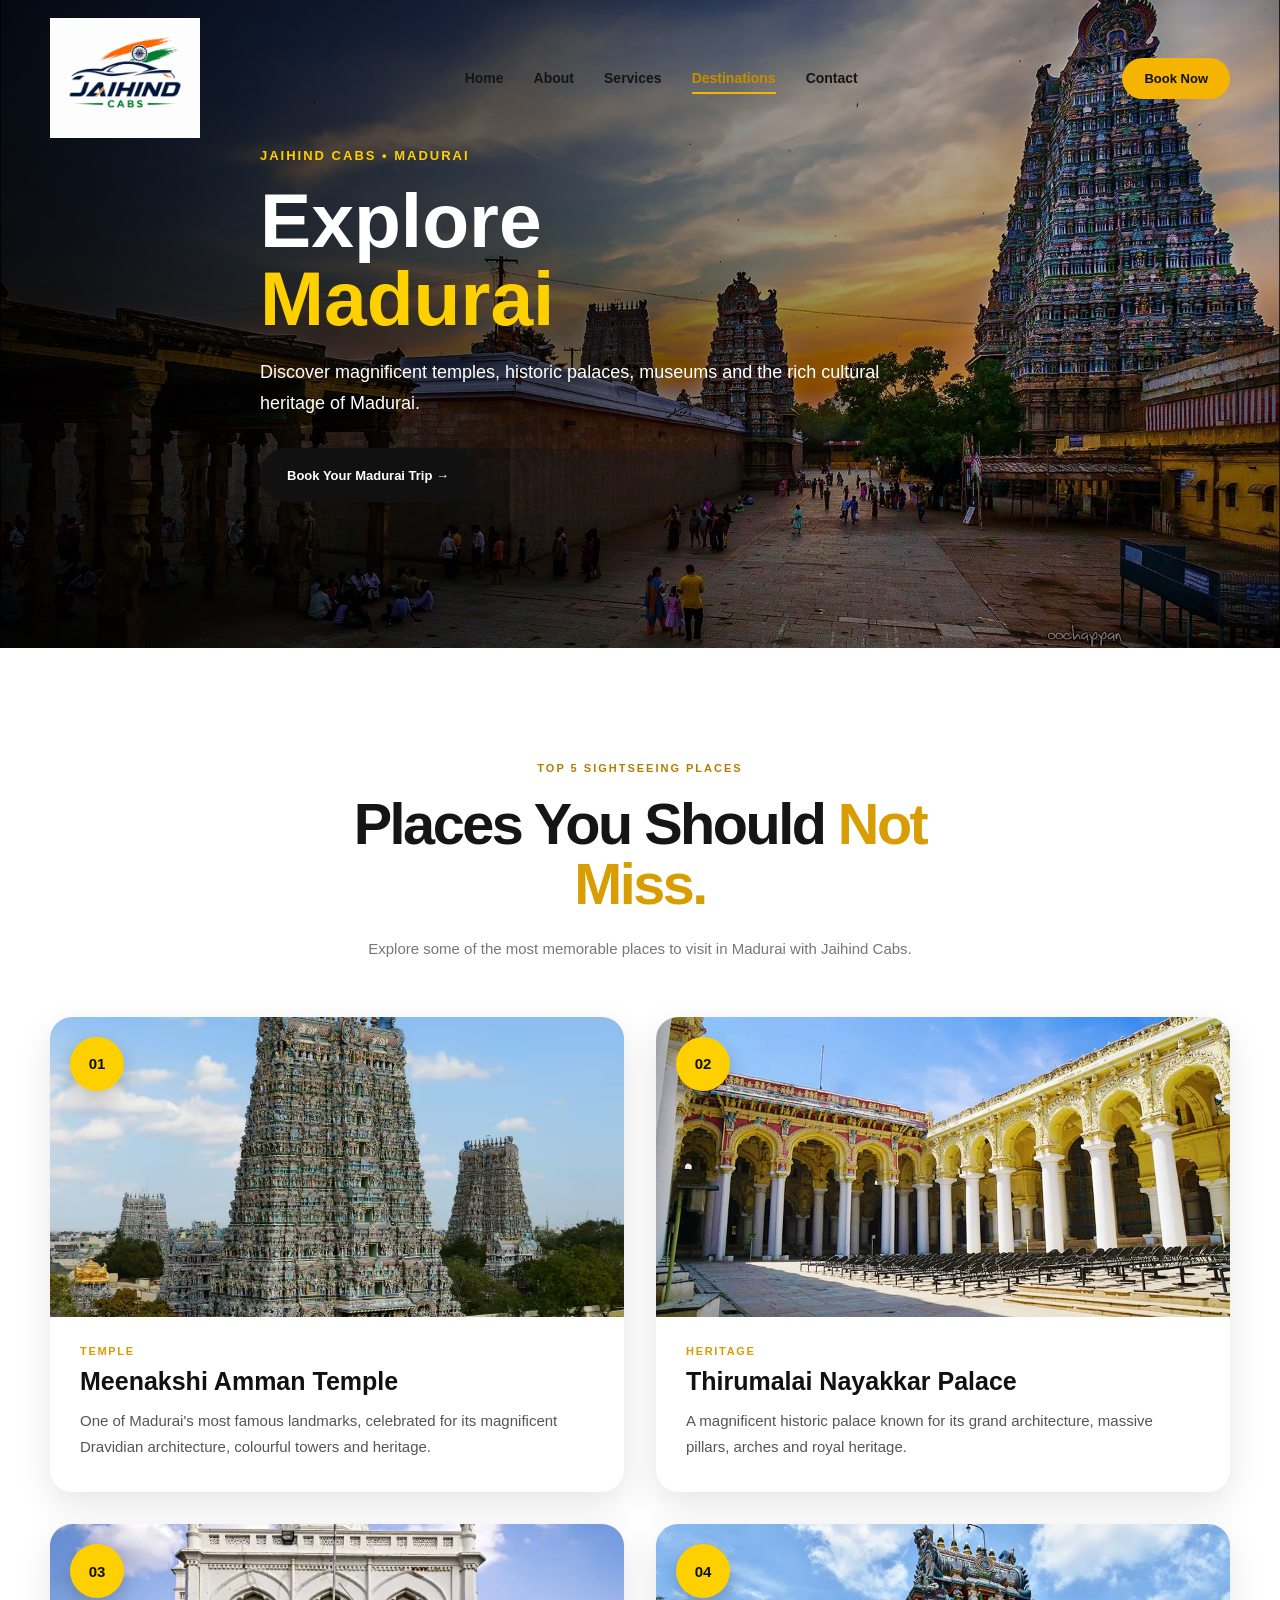
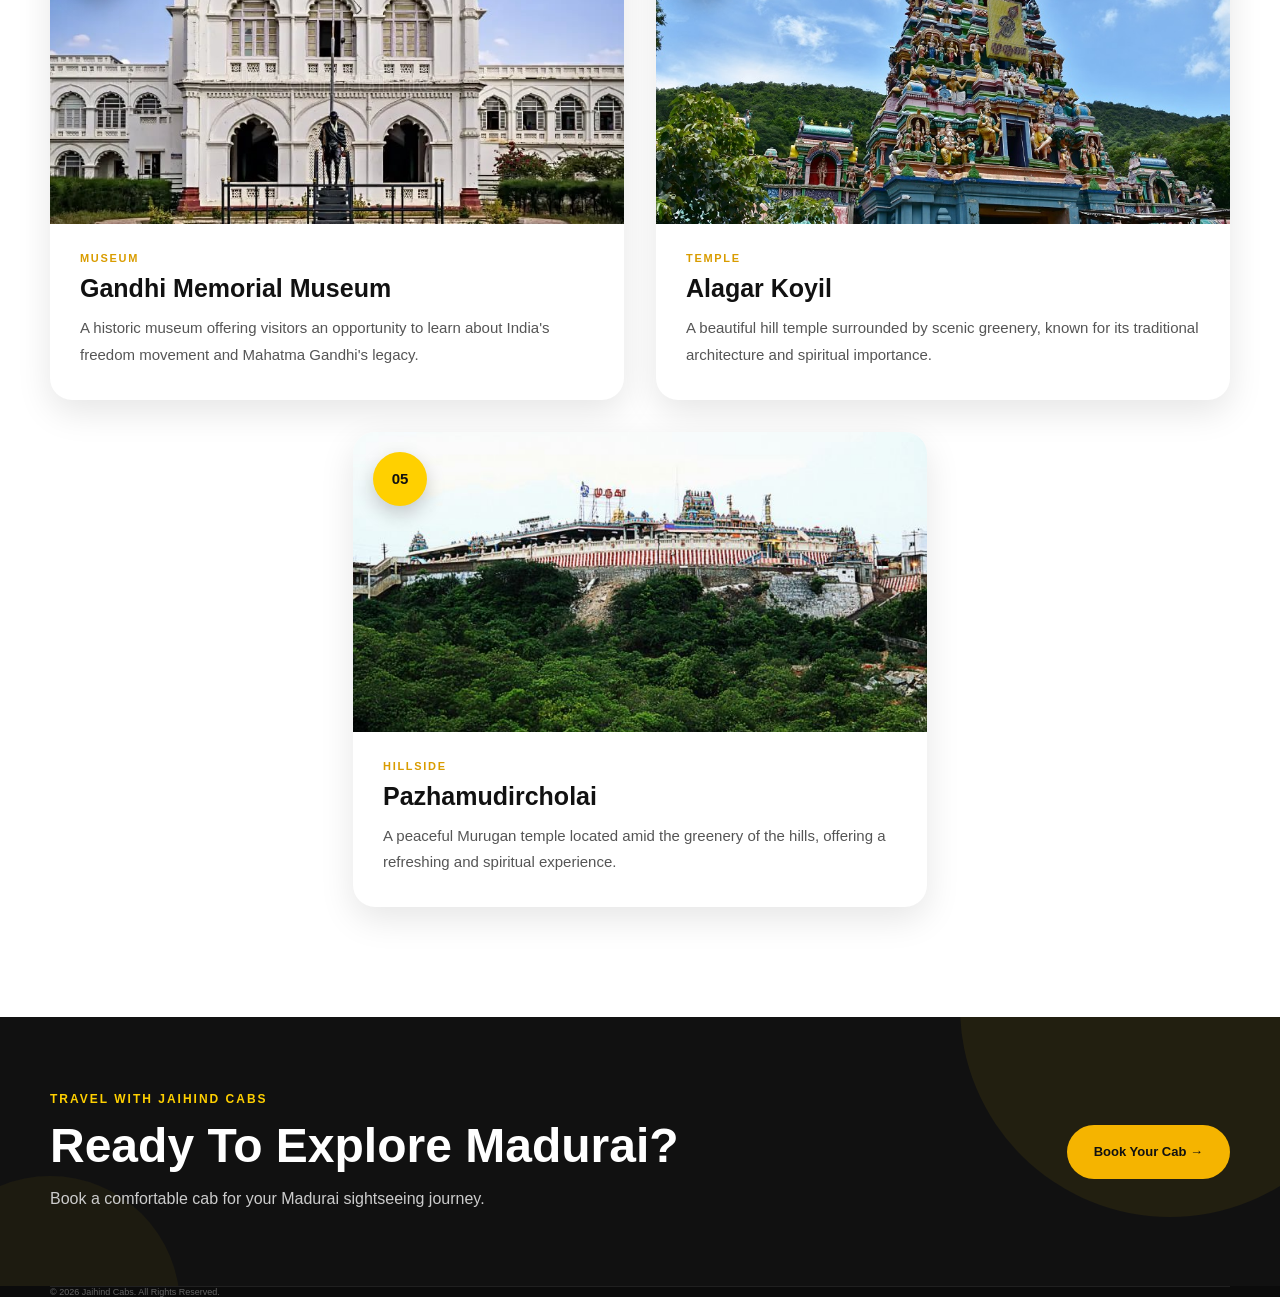
<file: pages/madurai.html>
<!DOCTYPE html>
<html lang="en">
<head>
    <meta charset="UTF-8">
    <meta name="viewport" content="width=device-width, initial-scale=1.0">

    <title>Madurai Sightseeing | Jaihind Cabs</title>

    <link rel="stylesheet" href="../css/style.css">
    <link rel="stylesheet" href="../css/responsive.css">
    <link rel="stylesheet" href="../css/sightseeing.css">
</head>

<body>

    <header class="header">
        <div class="container nav-container">

            <a href="../index.html" class="logo">
                <img src="../images/logo/jaihind-logo.png"
                     alt="Jaihind Cabs Logo">
            </a>

            <nav class="navbar">

                <a href="../index.html#home" class="nav-link">
                    Home
                </a>

                <a href="../index.html#about" class="nav-link">
                    About
                </a>

                <a href="../index.html#services" class="nav-link">
                    Services
                </a>

                <a href="../index.html#destinations"
                   class="nav-link active">
                    Destinations
                </a>

                <a href="../index.html#contact" class="nav-link">
                    Contact
                </a>

            </nav>

            <a href="../index.html#contact"
               class="nav-button">
                Book Now
            </a>

        </div>
    </header>

    <main>

        <section class="sightseeing-hero"
                 style="background-image: url('../images/destinations/tamilnadu/madurai.jpg');">

            <div class="sightseeing-hero-overlay"></div>

            <div class="container sightseeing-hero-content">

                <span>
                    JAIHIND CABS • MADURAI
                </span>

                <h1>
                    Explore
                    <strong>Madurai</strong>
                </h1>

                <p>
                    Discover magnificent temples, historic palaces,
                    museums and the rich cultural heritage of Madurai.
                </p>

                <a href="../index.html#contact"
                   class="btn btn-primary">
                    Book Your Madurai Trip →
                </a>

            </div>

        </section>

        <section class="sightseeing-section">

            <div class="container">

                <div class="section-heading centered">

                    <span class="section-label">
                        TOP 5 SIGHTSEEING PLACES
                    </span>

                    <h2>
                        Places You Should
                        <span>Not Miss.</span>
                    </h2>

                    <p>
                        Explore some of the most memorable places
                        to visit in Madurai with Jaihind Cabs.
                    </p>

                </div>

                <div class="sightseeing-grid">

                    <article class="sightseeing-card">

                        <div class="sightseeing-number">
                            01
                        </div>

                        <img src="../images/sightseeing/madurai/meenakshi-temple.jpg"
                             alt="Meenakshi Amman Temple Madurai">

                        <div class="sightseeing-content">

                            <span>
                                TEMPLE
                            </span>

                            <h3>
                                Meenakshi Amman Temple
                            </h3>

                            <p>
                                One of Madurai's most famous landmarks,
                                celebrated for its magnificent Dravidian
                                architecture, colourful towers and heritage.
                            </p>

                        </div>

                    </article>

                    <article class="sightseeing-card">

                        <div class="sightseeing-number">
                            02
                        </div>

                        <img src="../images/sightseeing/madurai/thirumalai-nayakkar-palace.jpg"
                             alt="Thirumalai Nayakkar Palace Madurai">

                        <div class="sightseeing-content">

                            <span>
                                HERITAGE
                            </span>

                            <h3>
                                Thirumalai Nayakkar Palace
                            </h3>

                            <p>
                                A magnificent historic palace known for
                                its grand architecture, massive pillars,
                                arches and royal heritage.
                            </p>

                        </div>

                    </article>

                    <article class="sightseeing-card">

                        <div class="sightseeing-number">
                            03
                        </div>

                        <img src="../images/sightseeing/madurai/gandhi-memorial-museum.jpg"
                             alt="Gandhi Memorial Museum Madurai">

                        <div class="sightseeing-content">

                            <span>
                                MUSEUM
                            </span>

                            <h3>
                                Gandhi Memorial Museum
                            </h3>

                            <p>
                                A historic museum offering visitors an
                                opportunity to learn about India's freedom
                                movement and Mahatma Gandhi's legacy.
                            </p>

                        </div>

                    </article>

                    <article class="sightseeing-card">

                        <div class="sightseeing-number">
                            04
                        </div>

                        <img src="../images/sightseeing/madurai/alagar-koyil.jpg"
                             alt="Alagar Koyil Madurai">

                        <div class="sightseeing-content">

                            <span>
                                TEMPLE
                            </span>

                            <h3>
                                Alagar Koyil
                            </h3>

                            <p>
                                A beautiful hill temple surrounded by
                                scenic greenery, known for its traditional
                                architecture and spiritual importance.
                            </p>

                        </div>

                    </article>

                    <article class="sightseeing-card">

                        <div class="sightseeing-number">
                            05
                        </div>

                        <img src="../images/sightseeing/madurai/pazhamudircholai.jpg"
                             alt="Pazhamudircholai Madurai">

                        <div class="sightseeing-content">

                            <span>
                                HILLSIDE
                            </span>

                            <h3>
                                Pazhamudircholai
                            </h3>

                            <p>
                                A peaceful Murugan temple located amid
                                the greenery of the hills, offering a
                                refreshing and spiritual experience.
                            </p>

                        </div>

                    </article>

                </div>

            </div>

        </section>

        <section class="sightseeing-cta">

            <div class="container">

                <div>

                    <span>
                        TRAVEL WITH JAIHIND CABS
                    </span>

                    <h2>
                        Ready To Explore Madurai?
                    </h2>

                    <p>
                        Book a comfortable cab for your Madurai
                        sightseeing journey.
                    </p>

                </div>

                <a href="../index.html#contact"
                   class="btn btn-light">
                    Book Your Cab →
                </a>

            </div>

        </section>

    </main>

    <footer class="site-footer">

        <div class="container">

            <div class="footer-bottom">

                <p>
                    © <span class="current-year"></span>
                    Jaihind Cabs. All Rights Reserved.
                </p>

            </div>

        </div>

    </footer>

    <script src="../js/script.js"></script>

</body>
</html>
</file>
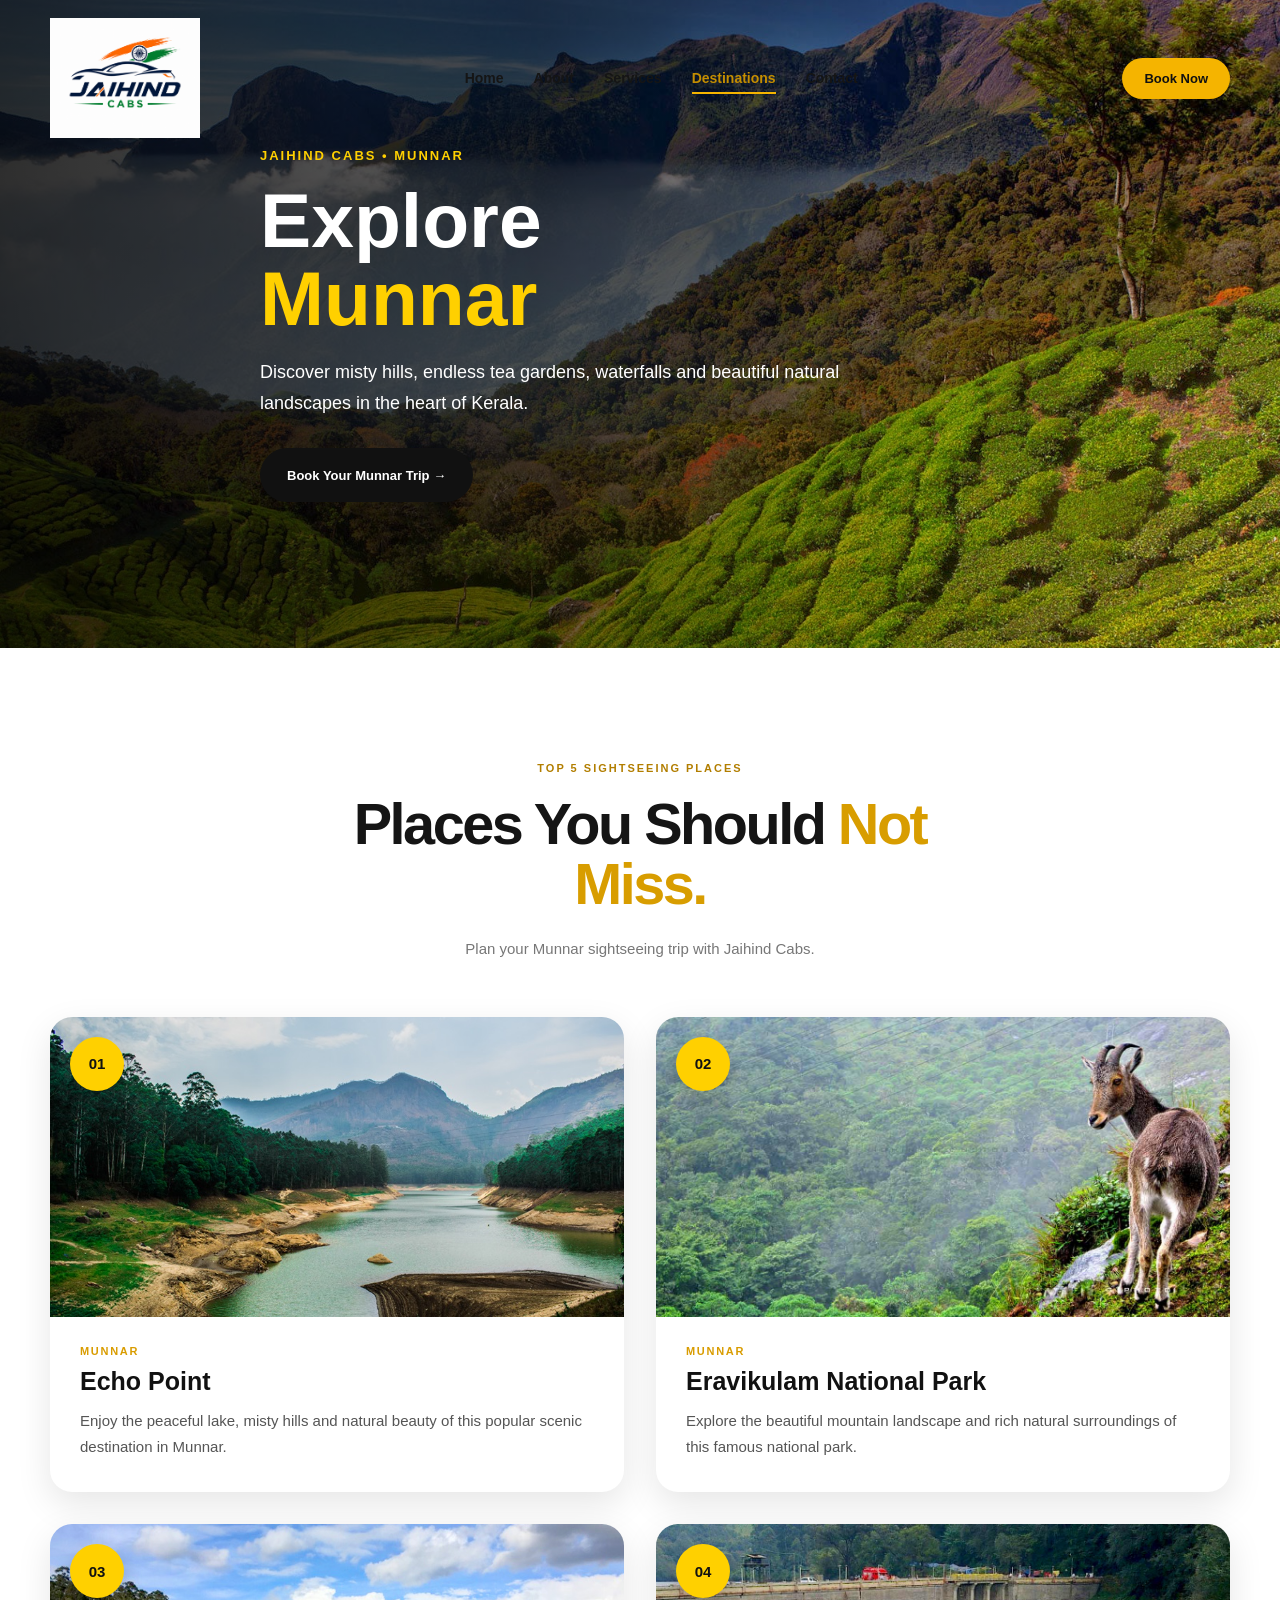
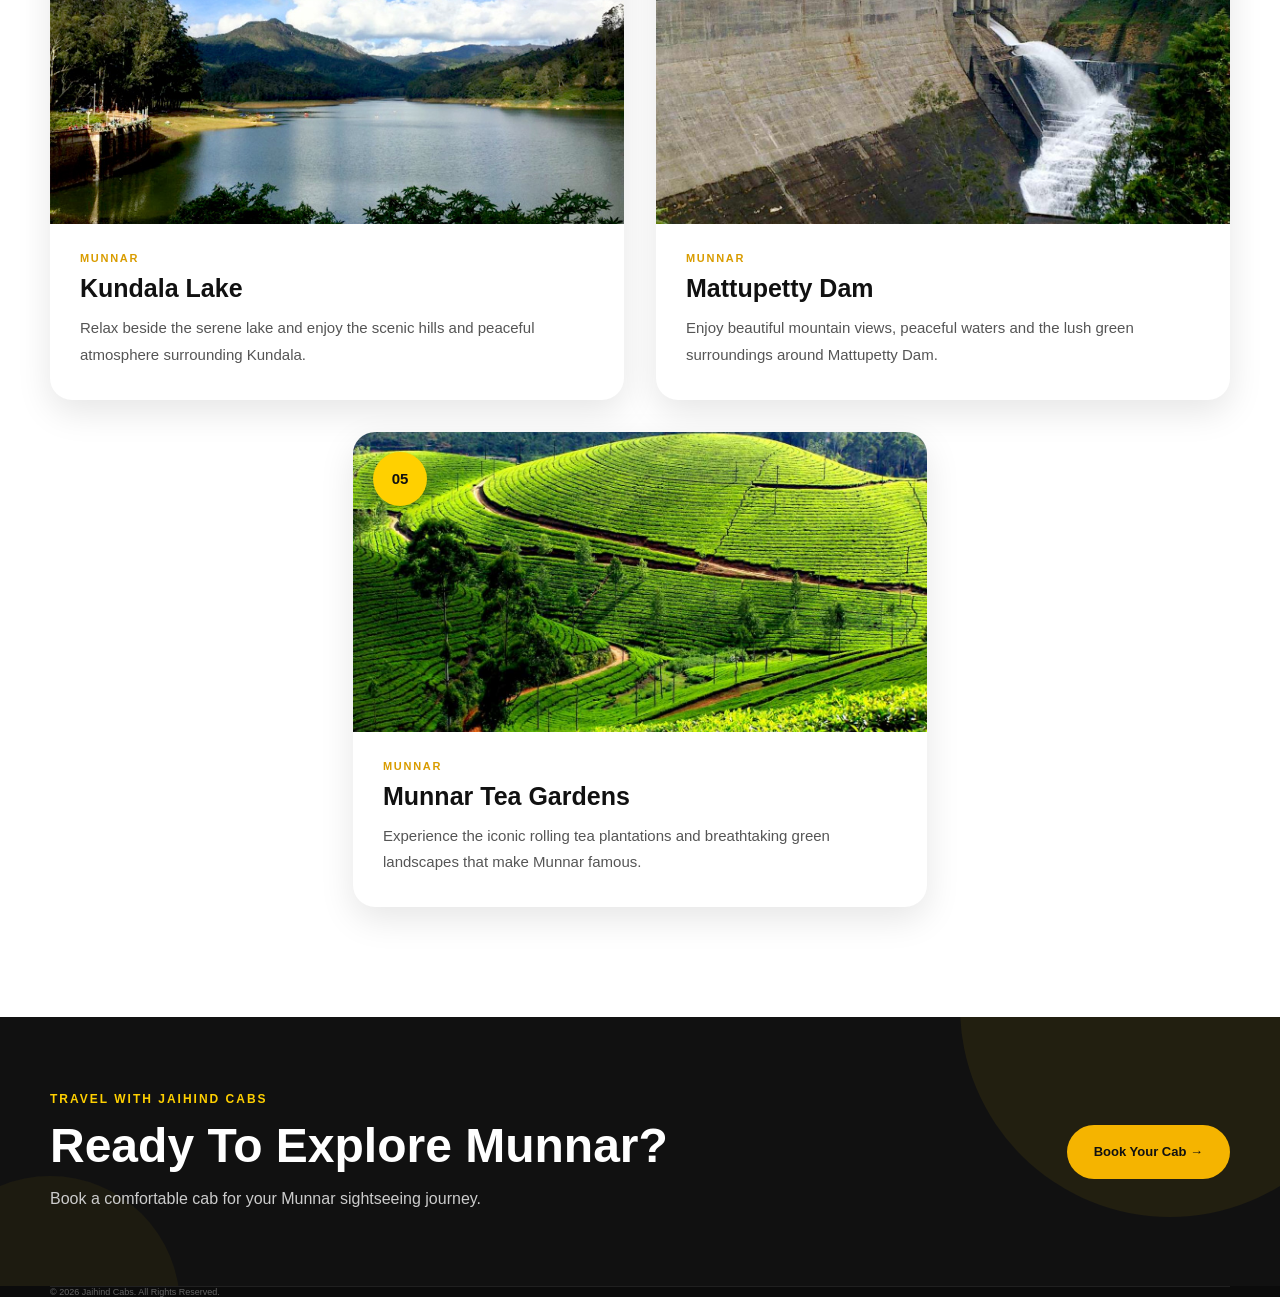
<file: pages/munnar.html>
<!DOCTYPE html>
<html lang="en">
<head>
    <meta charset="UTF-8">
    <meta name="viewport" content="width=device-width, initial-scale=1.0">
    <title>Munnar Sightseeing | Jaihind Cabs</title>
    <link rel="stylesheet" href="../css/style.css">
    <link rel="stylesheet" href="../css/sightseeing.css">
</head>
<body>

<header class="header">
    <div class="container nav-container">
        <a href="../index.html" class="logo">
            <img src="../images/logo/jaihind-logo.png" alt="Jaihind Cabs Logo">
        </a>

        <nav class="navbar">
            <a href="../index.html#home" class="nav-link">Home</a>
            <a href="../index.html#about" class="nav-link">About</a>
            <a href="../index.html#services" class="nav-link">Services</a>
            <a href="../index.html#destinations" class="nav-link active">Destinations</a>
            <a href="../index.html#contact" class="nav-link">Contact</a>
        </nav>

        <a href="../index.html#contact" class="nav-button">Book Now</a>
    </div>
</header>

<section class="sightseeing-hero" style="background-image: url('../images/destinations/kerala/munnar.jpg');">
    <div class="sightseeing-hero-overlay"></div>

    <div class="container sightseeing-hero-content">
        <span>JAIHIND CABS • MUNNAR</span>

        <h1>Explore <strong>Munnar</strong></h1>

        <p>
            Discover misty hills, endless tea gardens, waterfalls and
            beautiful natural landscapes in the heart of Kerala.
        </p>

        <a href="../index.html#contact" class="btn btn-primary">
            Book Your Munnar Trip →
        </a>
    </div>
</section>

<section class="sightseeing-section">
    <div class="container">

        <div class="section-heading centered">
            <span class="section-label">TOP 5 SIGHTSEEING PLACES</span>

            <h2>
                Places You Should <span>Not Miss.</span>
            </h2>

            <p>
                Plan your Munnar sightseeing trip with Jaihind Cabs.
            </p>
        </div>

        <div class="sightseeing-grid">

            <article class="sightseeing-card">
                <div class="sightseeing-number">01</div>

                <img
                    src="../images/sightseeing/munnar/echo-point.jpg"
                    alt="Echo Point"
                >

                <div class="sightseeing-content">
                    <span>MUNNAR</span>

                    <h3>Echo Point</h3>

                    <p>
                        Enjoy the peaceful lake, misty hills and natural
                        beauty of this popular scenic destination in Munnar.
                    </p>
                </div>
            </article>

            <article class="sightseeing-card">
                <div class="sightseeing-number">02</div>

                <img
                    src="../images/sightseeing/munnar/eravikulam-national-park.jpg"
                    alt="Eravikulam National Park"
                >

                <div class="sightseeing-content">
                    <span>MUNNAR</span>

                    <h3>Eravikulam National Park</h3>

                    <p>
                        Explore the beautiful mountain landscape and rich
                        natural surroundings of this famous national park.
                    </p>
                </div>
            </article>

            <article class="sightseeing-card">
                <div class="sightseeing-number">03</div>

                <img
                    src="../images/sightseeing/munnar/kundala-lake.jpg"
                    alt="Kundala Lake"
                >

                <div class="sightseeing-content">
                    <span>MUNNAR</span>

                    <h3>Kundala Lake</h3>

                    <p>
                        Relax beside the serene lake and enjoy the scenic
                        hills and peaceful atmosphere surrounding Kundala.
                    </p>
                </div>
            </article>

            <article class="sightseeing-card">
                <div class="sightseeing-number">04</div>

                <img
                    src="../images/sightseeing/munnar/mattupetty-dam.jpg"
                    alt="Mattupetty Dam"
                >

                <div class="sightseeing-content">
                    <span>MUNNAR</span>

                    <h3>Mattupetty Dam</h3>

                    <p>
                        Enjoy beautiful mountain views, peaceful waters and
                        the lush green surroundings around Mattupetty Dam.
                    </p>
                </div>
            </article>

            <article class="sightseeing-card">
                <div class="sightseeing-number">05</div>

                <img
                    src="../images/sightseeing/munnar/tea-gardens.jpg"
                    alt="Munnar Tea Gardens"
                >

                <div class="sightseeing-content">
                    <span>MUNNAR</span>

                    <h3>Munnar Tea Gardens</h3>

                    <p>
                        Experience the iconic rolling tea plantations and
                        breathtaking green landscapes that make Munnar famous.
                    </p>
                </div>
            </article>

        </div>
    </div>
</section>

<section class="sightseeing-cta">
    <div class="container">

        <div>
            <span>TRAVEL WITH JAIHIND CABS</span>

            <h2>Ready To Explore Munnar?</h2>

            <p>
                Book a comfortable cab for your Munnar sightseeing journey.
            </p>
        </div>

        <a href="../index.html#contact" class="btn btn-light">
            Book Your Cab →
        </a>

    </div>
</section>

<footer class="site-footer">
    <div class="container">

        <div class="footer-bottom">
            <p>
                © <span class="current-year"></span>
                Jaihind Cabs. All Rights Reserved.
            </p>
        </div>

    </div>
</footer>

<script src="../js/script.js"></script>

</body>
</html>
</file>
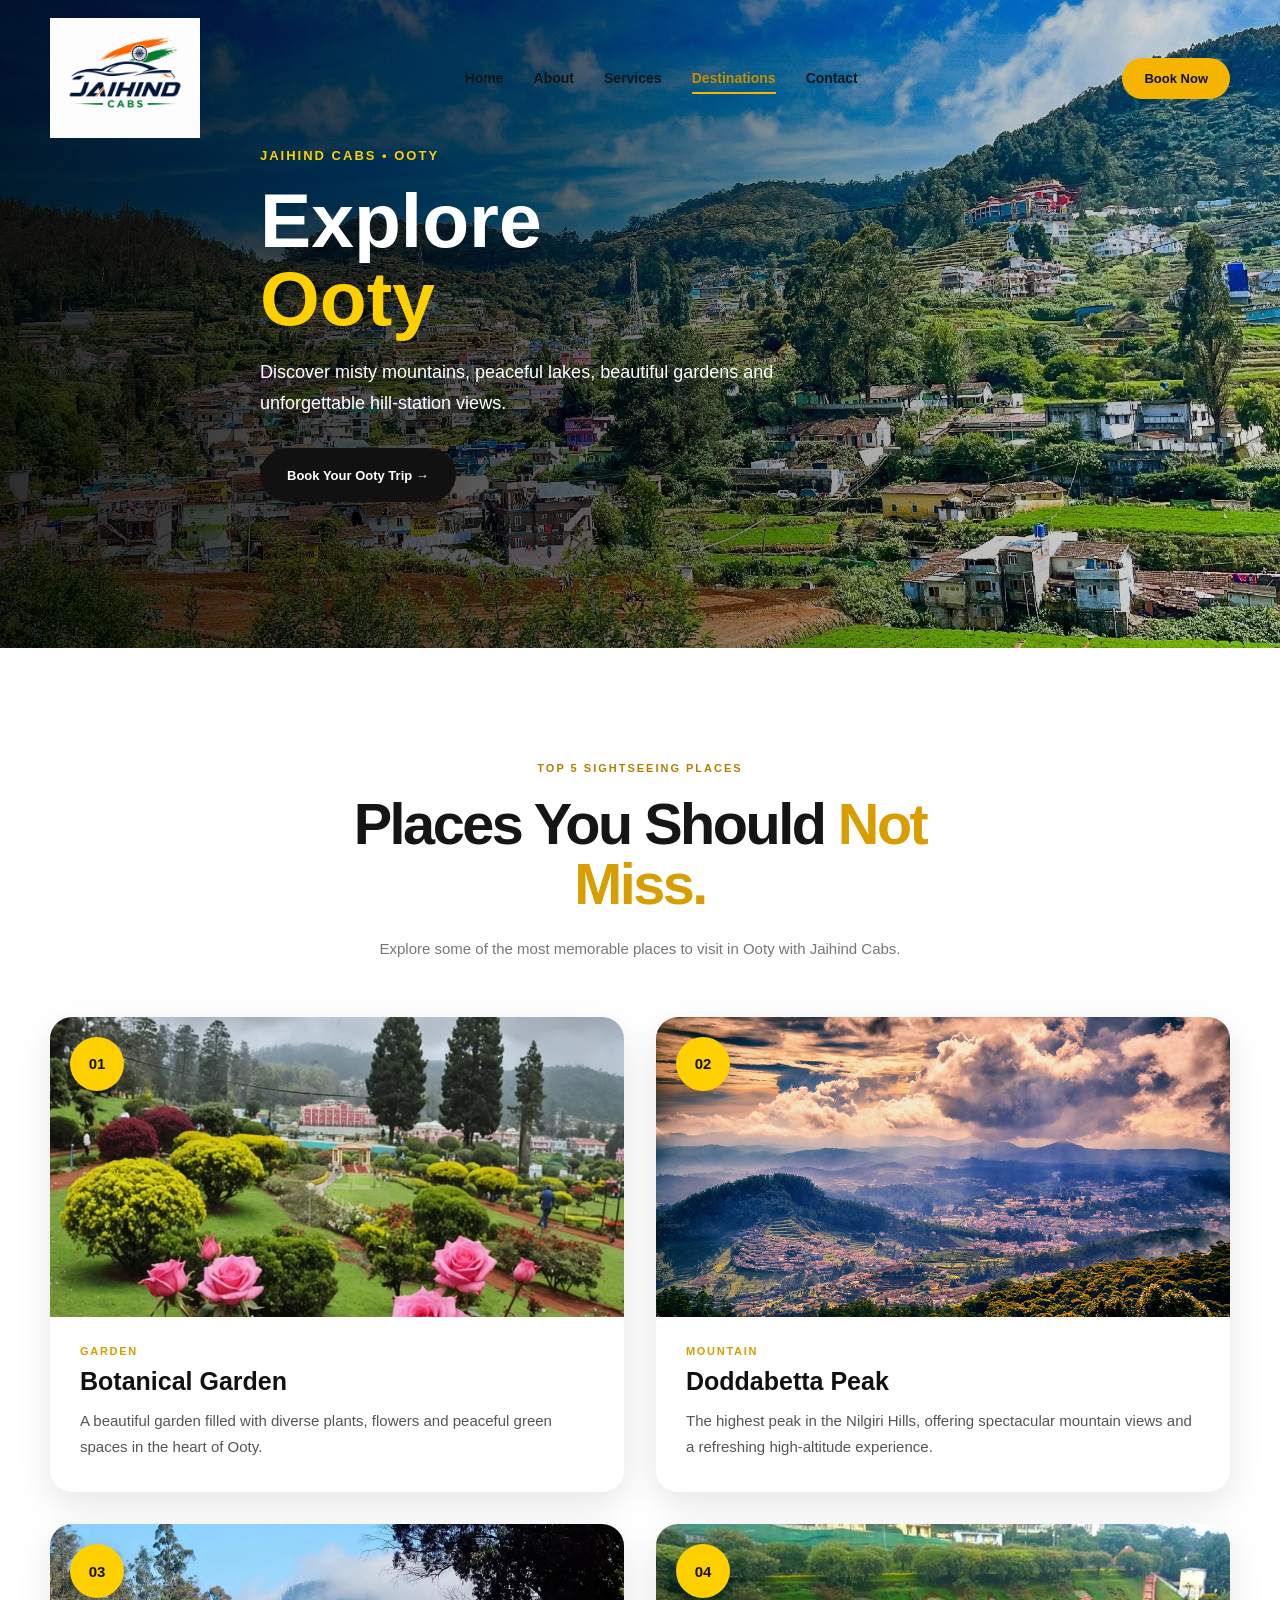
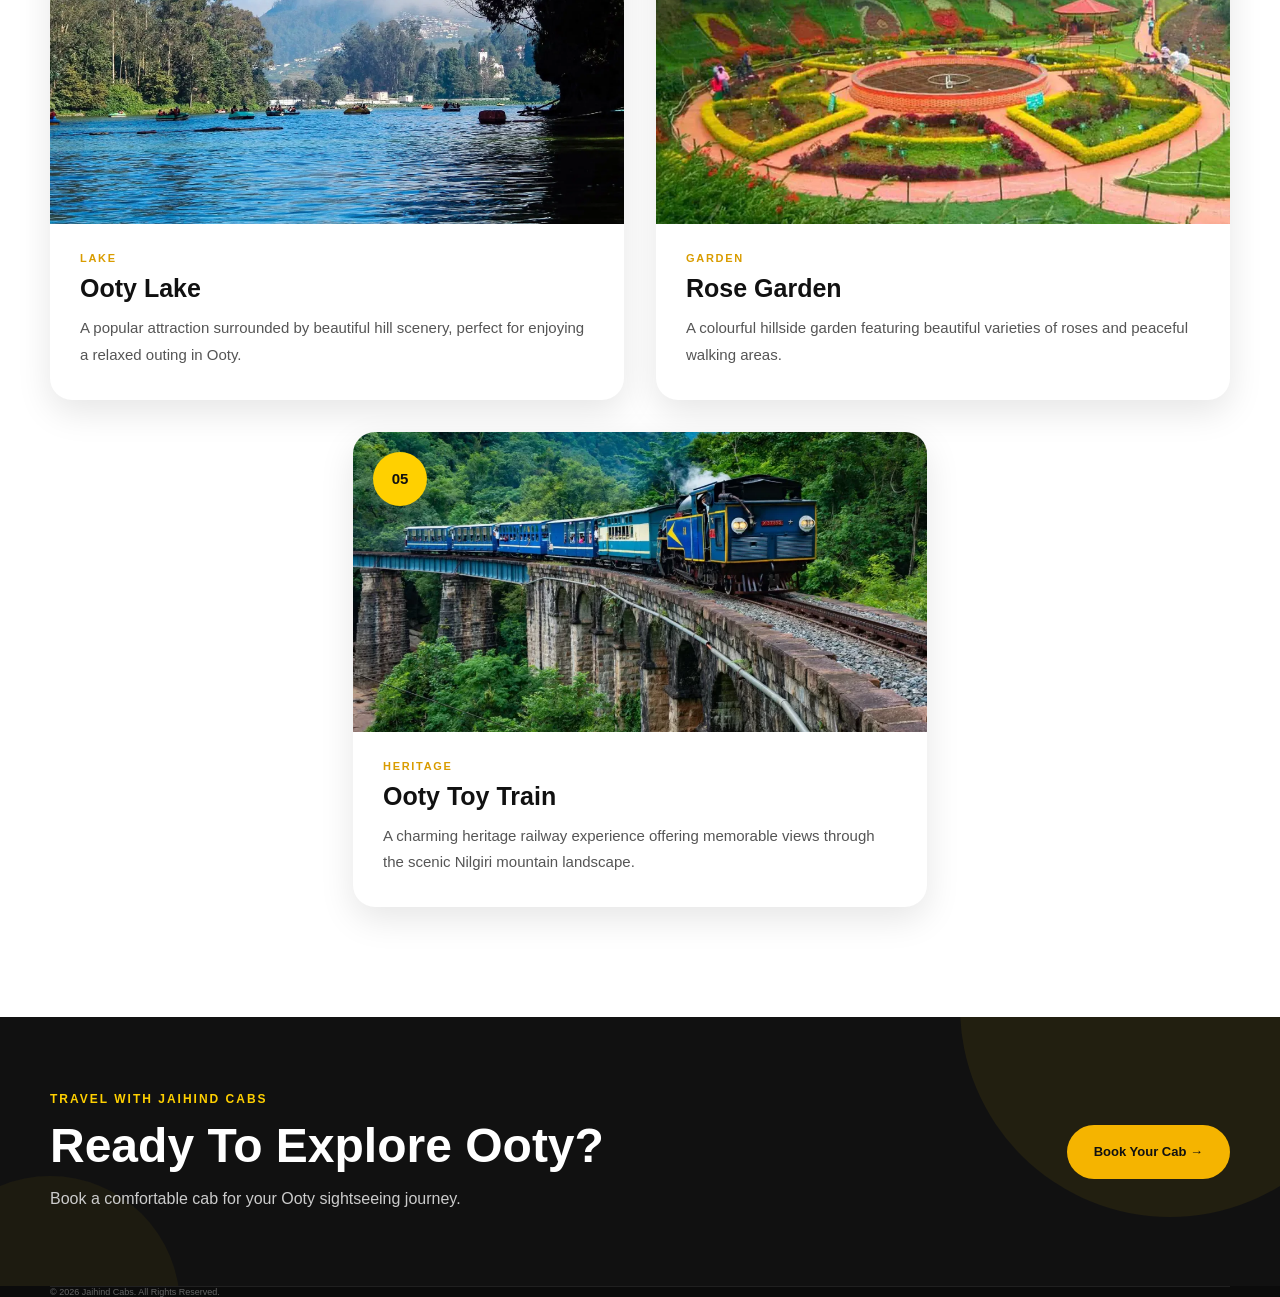
<file: pages/ooty.html>
<!DOCTYPE html>
<html lang="en">
<head>
    <meta charset="UTF-8">
    <meta name="viewport" content="width=device-width, initial-scale=1.0">

    <title>Ooty Sightseeing | Jaihind Cabs</title>

    <link rel="stylesheet" href="../css/style.css">
    <link rel="stylesheet" href="../css/responsive.css">
    <link rel="stylesheet" href="../css/sightseeing.css">
</head>

<body>

    <header class="header">
        <div class="container nav-container">

            <a href="../index.html" class="logo">
                <img src="../images/logo/jaihind-logo.png"
                     alt="Jaihind Cabs Logo">
            </a>

            <nav class="navbar">

                <a href="../index.html#home" class="nav-link">
                    Home
                </a>

                <a href="../index.html#about" class="nav-link">
                    About
                </a>

                <a href="../index.html#services" class="nav-link">
                    Services
                </a>

                <a href="../index.html#destinations"
                   class="nav-link active">
                    Destinations
                </a>

                <a href="../index.html#contact" class="nav-link">
                    Contact
                </a>

            </nav>

            <a href="../index.html#contact"
               class="nav-button">
                Book Now
            </a>

        </div>
    </header>

    <main>

        <section class="sightseeing-hero"
                 style="background-image: url('../images/destinations/tamilnadu/ooty.jpg');">

            <div class="sightseeing-hero-overlay"></div>

            <div class="container sightseeing-hero-content">

                <span>
                    JAIHIND CABS • OOTY
                </span>

                <h1>
                    Explore
                    <strong>Ooty</strong>
                </h1>

                <p>
                    Discover misty mountains, peaceful lakes,
                    beautiful gardens and unforgettable hill-station views.
                </p>

                <a href="../index.html#contact"
                   class="btn btn-primary">
                    Book Your Ooty Trip →
                </a>

            </div>

        </section>

        <section class="sightseeing-section">

            <div class="container">

                <div class="section-heading centered">

                    <span class="section-label">
                        TOP 5 SIGHTSEEING PLACES
                    </span>

                    <h2>
                        Places You Should
                        <span>Not Miss.</span>
                    </h2>

                    <p>
                        Explore some of the most memorable places
                        to visit in Ooty with Jaihind Cabs.
                    </p>

                </div>

                <div class="sightseeing-grid">

                    <article class="sightseeing-card">

                        <div class="sightseeing-number">
                            01
                        </div>

                        <img src="../images/sightseeing/ooty/botanical-garden.jpg"
                             alt="Government Botanical Garden Ooty">

                        <div class="sightseeing-content">

                            <span>
                                GARDEN
                            </span>

                            <h3>
                                Botanical Garden
                            </h3>

                            <p>
                                A beautiful garden filled with diverse
                                plants, flowers and peaceful green spaces
                                in the heart of Ooty.
                            </p>

                        </div>

                    </article>

                    <article class="sightseeing-card">

                        <div class="sightseeing-number">
                            02
                        </div>

                        <img src="../images/sightseeing/ooty/doddabetta-peak.jpg"
                             alt="Doddabetta Peak Ooty">

                        <div class="sightseeing-content">

                            <span>
                                MOUNTAIN
                            </span>

                            <h3>
                                Doddabetta Peak
                            </h3>

                            <p>
                                The highest peak in the Nilgiri Hills,
                                offering spectacular mountain views and
                                a refreshing high-altitude experience.
                            </p>

                        </div>

                    </article>

                    <article class="sightseeing-card">

                        <div class="sightseeing-number">
                            03
                        </div>

                        <img src="../images/sightseeing/ooty/ooty-lake.jpg"
                             alt="Ooty Lake">

                        <div class="sightseeing-content">

                            <span>
                                LAKE
                            </span>

                            <h3>
                                Ooty Lake
                            </h3>

                            <p>
                                A popular attraction surrounded by
                                beautiful hill scenery, perfect for
                                enjoying a relaxed outing in Ooty.
                            </p>

                        </div>

                    </article>

                    <article class="sightseeing-card">

                        <div class="sightseeing-number">
                            04
                        </div>

                        <img src="../images/sightseeing/ooty/rose-garden.jpg"
                             alt="Ooty Rose Garden">

                        <div class="sightseeing-content">

                            <span>
                                GARDEN
                            </span>

                            <h3>
                                Rose Garden
                            </h3>

                            <p>
                                A colourful hillside garden featuring
                                beautiful varieties of roses and
                                peaceful walking areas.
                            </p>

                        </div>

                    </article>

                    <article class="sightseeing-card">

                        <div class="sightseeing-number">
                            05
                        </div>

                        <img src="../images/sightseeing/ooty/toy-train.jpg"
                             alt="Ooty Toy Train">

                        <div class="sightseeing-content">

                            <span>
                                HERITAGE
                            </span>

                            <h3>
                                Ooty Toy Train
                            </h3>

                            <p>
                                A charming heritage railway experience
                                offering memorable views through the
                                scenic Nilgiri mountain landscape.
                            </p>

                        </div>

                    </article>

                </div>

            </div>

        </section>

        <section class="sightseeing-cta">

            <div class="container">

                <div>

                    <span>
                        TRAVEL WITH JAIHIND CABS
                    </span>

                    <h2>
                        Ready To Explore Ooty?
                    </h2>

                    <p>
                        Book a comfortable cab for your Ooty
                        sightseeing journey.
                    </p>

                </div>

                <a href="../index.html#contact"
                   class="btn btn-light">
                    Book Your Cab →
                </a>

            </div>

        </section>

    </main>

    <footer class="site-footer">

        <div class="container">

            <div class="footer-bottom">

                <p>
                    © <span class="current-year"></span>
                    Jaihind Cabs. All Rights Reserved.
                </p>

            </div>

        </div>

    </footer>

    <script src="../js/script.js"></script>

</body>
</html>
</file>
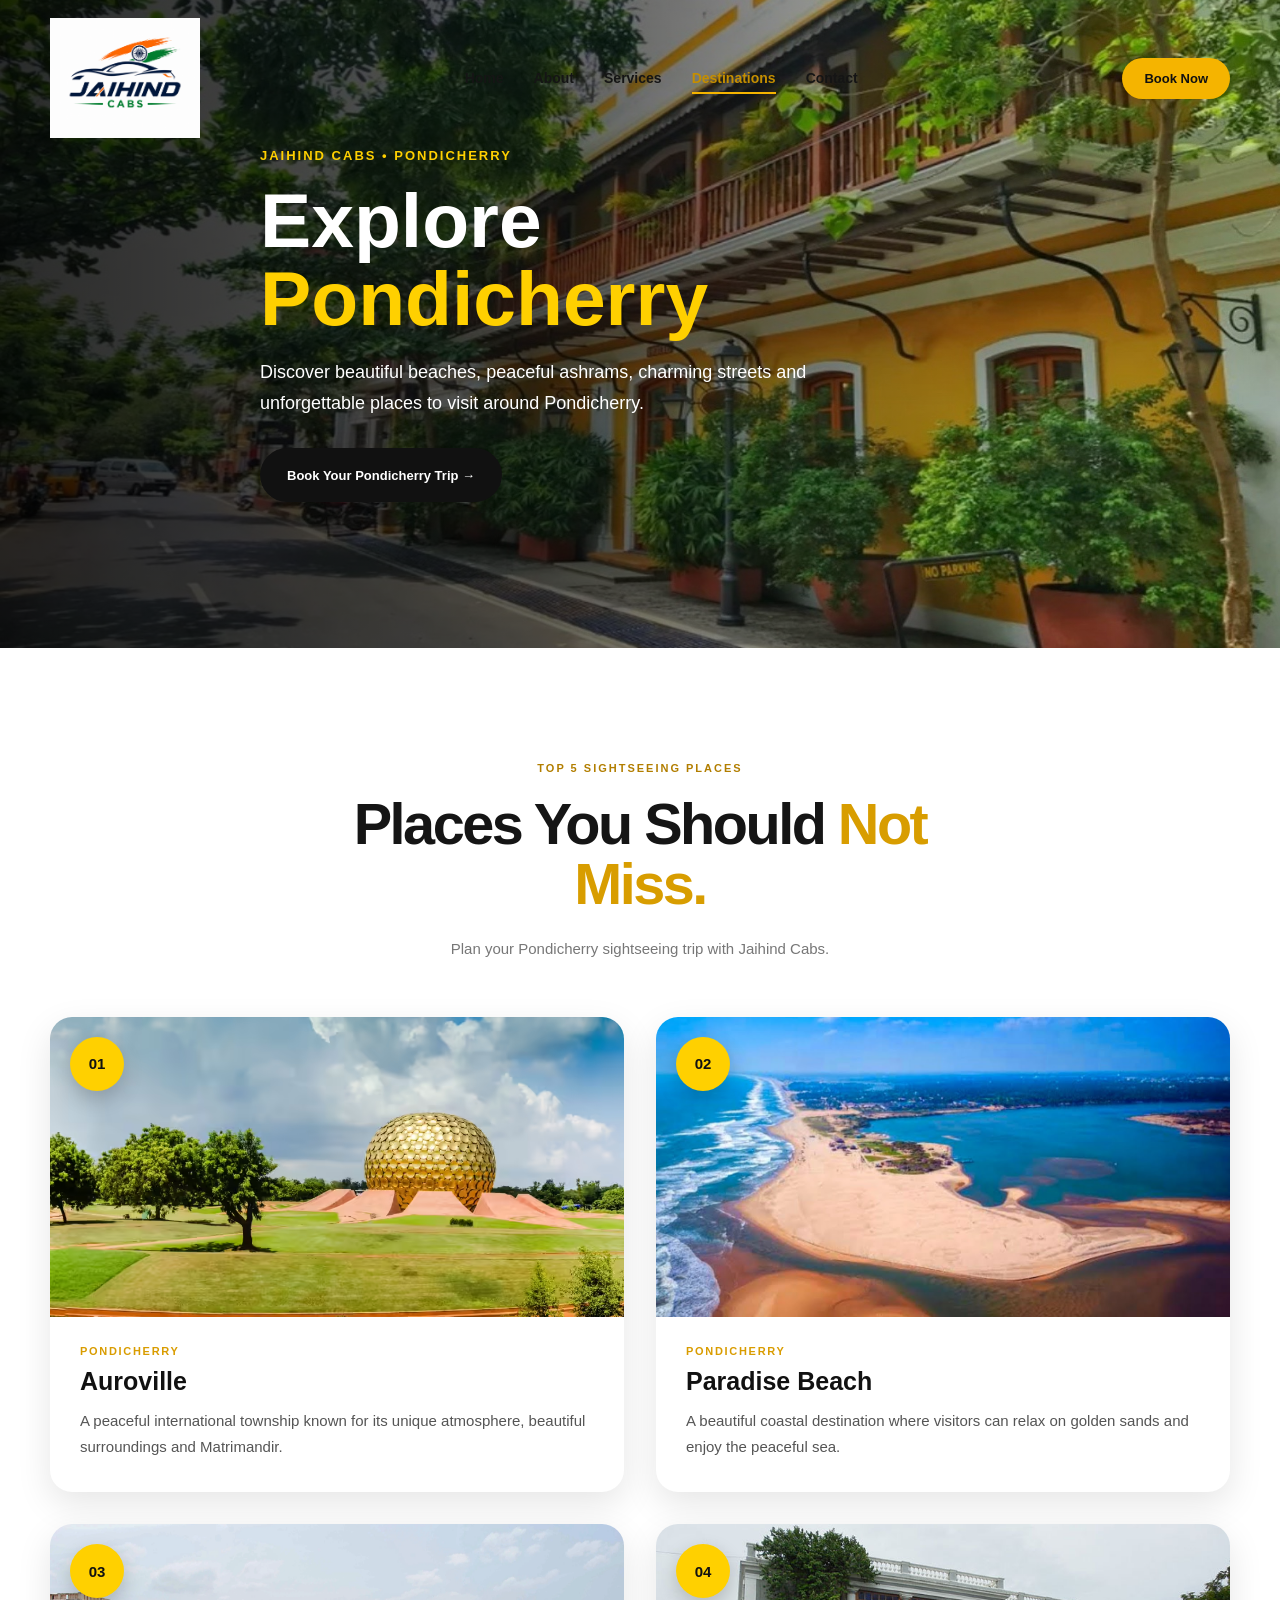
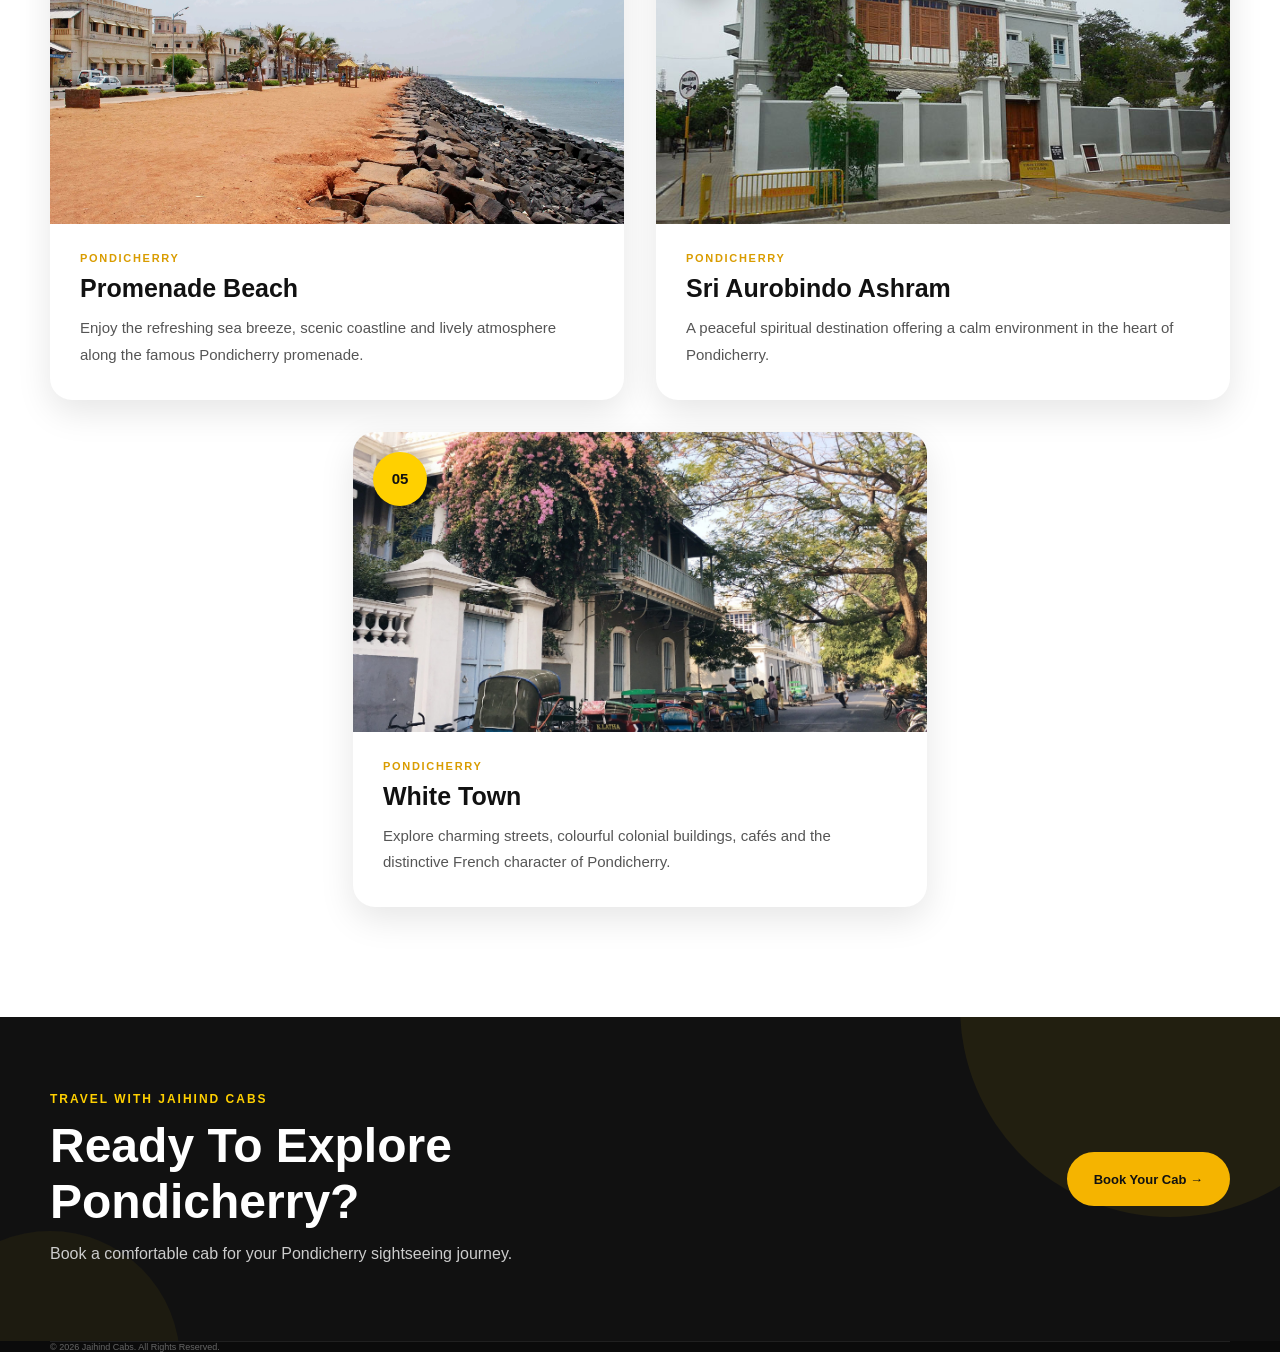
<file: pages/pondicherry.html>
<!DOCTYPE html>
<html lang="en">
<head>
    <meta charset="UTF-8">
    <meta name="viewport" content="width=device-width, initial-scale=1.0">

    <title>Pondicherry Sightseeing | Jaihind Cabs</title>

    <link rel="stylesheet" href="../css/style.css">
    <link rel="stylesheet" href="../css/responsive.css">
    <link rel="stylesheet" href="../css/sightseeing.css">
</head>

<body>

    <header class="header">
        <div class="container nav-container">

            <a href="../index.html" class="logo">
                <img src="../images/logo/jaihind-logo.png"
                     alt="Jaihind Cabs Logo">
            </a>

            <nav class="navbar">

                <a href="../index.html#home" class="nav-link">
                    Home
                </a>

                <a href="../index.html#about" class="nav-link">
                    About
                </a>

                <a href="../index.html#services" class="nav-link">
                    Services
                </a>

                <a href="../index.html#destinations" class="nav-link active">
                    Destinations
                </a>

                <a href="../index.html#contact" class="nav-link">
                    Contact
                </a>

            </nav>

            <a href="../index.html#contact"
               class="nav-button">
                Book Now
            </a>

        </div>
    </header>

    <main>

        <section class="sightseeing-hero"
            style="background-image: url('../images/destinations/tamilnadu/pondicherry.jpg');">

            <div class="sightseeing-hero-overlay"></div>

            <div class="container sightseeing-hero-content">

                <span>
                    JAIHIND CABS • PONDICHERRY
                </span>

                <h1>
                    Explore
                    <strong>Pondicherry</strong>
                </h1>

                <p>
                    Discover beautiful beaches, peaceful ashrams,
                    charming streets and unforgettable places
                    to visit around Pondicherry.
                </p>

                <a href="../index.html#contact"
                   class="btn btn-primary">
                    Book Your Pondicherry Trip →
                </a>

            </div>

        </section>

        <section class="sightseeing-section">

            <div class="container">

                <div class="section-heading centered">

                    <span class="section-label">
                        TOP 5 SIGHTSEEING PLACES
                    </span>

                    <h2>
                        Places You Should
                        <span>Not Miss.</span>
                    </h2>

                    <p>
                        Plan your Pondicherry sightseeing trip
                        with Jaihind Cabs.
                    </p>

                </div>

                <div class="sightseeing-grid">

                    <article class="sightseeing-card">

                        <div class="sightseeing-number">
                            01
                        </div>

                        <img src="../images/sightseeing/pondicherry/auroville.jpg"
                             alt="Auroville Pondicherry">

                        <div class="sightseeing-content">

                            <span>
                                PONDICHERRY
                            </span>

                            <h3>
                                Auroville
                            </h3>

                            <p>
                                A peaceful international township
                                known for its unique atmosphere,
                                beautiful surroundings and Matrimandir.
                            </p>

                        </div>

                    </article>

                    <article class="sightseeing-card">

                        <div class="sightseeing-number">
                            02
                        </div>

                        <img src="../images/sightseeing/pondicherry/paradise-beach.jpg"
                             alt="Paradise Beach Pondicherry">

                        <div class="sightseeing-content">

                            <span>
                                PONDICHERRY
                            </span>

                            <h3>
                                Paradise Beach
                            </h3>

                            <p>
                                A beautiful coastal destination
                                where visitors can relax on golden
                                sands and enjoy the peaceful sea.
                            </p>

                        </div>

                    </article>

                    <article class="sightseeing-card">

                        <div class="sightseeing-number">
                            03
                        </div>

                        <img src="../images/sightseeing/pondicherry/promenade-beach.jpg"
                             alt="Promenade Beach Pondicherry">

                        <div class="sightseeing-content">

                            <span>
                                PONDICHERRY
                            </span>

                            <h3>
                                Promenade Beach
                            </h3>

                            <p>
                                Enjoy the refreshing sea breeze,
                                scenic coastline and lively atmosphere
                                along the famous Pondicherry promenade.
                            </p>

                        </div>

                    </article>

                    <article class="sightseeing-card">

                        <div class="sightseeing-number">
                            04
                        </div>

                        <img src="../images/sightseeing/pondicherry/sri-aurobindo-ashram.jpg"
                             alt="Sri Aurobindo Ashram Pondicherry">

                        <div class="sightseeing-content">

                            <span>
                                PONDICHERRY
                            </span>

                            <h3>
                                Sri Aurobindo Ashram
                            </h3>

                            <p>
                                A peaceful spiritual destination
                                offering a calm environment in the
                                heart of Pondicherry.
                            </p>

                        </div>

                    </article>

                    <article class="sightseeing-card">

                        <div class="sightseeing-number">
                            05
                        </div>

                        <img src="../images/sightseeing/pondicherry/white-town.jpg"
                             alt="White Town Pondicherry">

                        <div class="sightseeing-content">

                            <span>
                                PONDICHERRY
                            </span>

                            <h3>
                                White Town
                            </h3>

                            <p>
                                Explore charming streets, colourful
                                colonial buildings, cafés and the
                                distinctive French character of Pondicherry.
                            </p>

                        </div>

                    </article>

                </div>

            </div>

        </section>

        <section class="sightseeing-cta">

            <div class="container">

                <div>

                    <span>
                        TRAVEL WITH JAIHIND CABS
                    </span>

                    <h2>
                        Ready To Explore Pondicherry?
                    </h2>

                    <p>
                        Book a comfortable cab for your Pondicherry
                        sightseeing journey.
                    </p>

                </div>

                <a href="../index.html#contact"
                   class="btn btn-light">
                    Book Your Cab →
                </a>

            </div>

        </section>

    </main>

    <footer class="site-footer">

        <div class="container">

            <div class="footer-bottom">

                <p>
                    © <span class="current-year"></span>
                    Jaihind Cabs. All Rights Reserved.
                </p>

            </div>

        </div>

    </footer>

    <script src="../js/script.js"></script>

</body>
</html>
</file>
<file: css/style.css>
/* =========================================================
   JAIHIND CABS
   MAIN WEBSITE STYLES
========================================================= */

/* =========================================================
   1. RESET
========================================================= */

.service-cta h2 {
    word-spacing: 10px;
}

* {
    margin: 0;
    padding: 0;
    box-sizing: border-box;
}

html {
    scroll-behavior: smooth;
}

body {
    font-family: "Inter", sans-serif;
    background: #ffffff;
    color: #151515;
    overflow-x: hidden;
}

body.no-scroll {
    overflow: hidden;
}

img {
    max-width: 100%;
    display: block;
}

a {
    color: inherit;
    text-decoration: none;
}

button,
input,
textarea,
select {
    font: inherit;
}

button {
    border: none;
    cursor: pointer;
}

.container {
    width: min(1180px, calc(100% - 40px));
    margin: 0 auto;
}

.section-padding {
    padding: 110px 0;
}


/* =========================================================
   2. PRELOADER
========================================================= */

.preloader {
    position: fixed;
    inset: 0;
    z-index: 9999;
    background: #101010;
    color: #ffffff;
    display: flex;
    flex-direction: column;
    align-items: center;
    justify-content: center;
    transition: opacity 0.6s ease, visibility 0.6s ease;
}

.preloader.hide {
    opacity: 0;
    visibility: hidden;
    pointer-events: none;
}

.loader-logo {
    font-family: "Montserrat", sans-serif;
    font-size: 38px;
    font-weight: 900;
    letter-spacing: 3px;
}

.loader-logo span {
    color: #f5b400;
}

.loader-line {
    width: 180px;
    height: 3px;
    background: #2b2b2b;
    margin: 22px 0 15px;
    position: relative;
    overflow: hidden;
}

.loader-line::after {
    content: "";
    position: absolute;
    inset: 0;
    width: 50%;
    background: #f5b400;
    animation: loadingLine 1.2s infinite ease-in-out;
}

.preloader p {
    font-size: 13px;
    color: #a9a9a9;
    letter-spacing: 1px;
}

@keyframes loadingLine {
    0% {
        transform: translateX(-100%);
    }

    100% {
        transform: translateX(300%);
    }
}


/* =========================================================
   3. HEADER
========================================================= */

.header {
    position: fixed;
    top: 0;
    left: 0;
    width: 100%;
    z-index: 1000;
    padding: 18px 0;
    transition: all 0.35s ease;
}

.header.scrolled {
    background: rgba(255, 255, 255, 0.94);
    backdrop-filter: blur(15px);
    box-shadow: 0 8px 30px rgba(0, 0, 0, 0.08);
    padding: 11px 0;
}

.nav-container {
    display: flex;
    align-items: center;
    justify-content: space-between;
    gap: 30px;
}

.logo img {
    width: 150px;
    height: auto;
}

.navbar {
    display: flex;
    align-items: center;
    gap: 30px;
}

.nav-link {
    font-size: 14px;
    font-weight: 600;
    position: relative;
    padding: 8px 0;
    transition: color 0.3s ease;
}

.nav-link::after {
    content: "";
    position: absolute;
    left: 0;
    bottom: 0;
    width: 0;
    height: 2px;
    background: #f5b400;
    transition: width 0.3s ease;
}

.nav-link:hover,
.nav-link.active {
    color: #c58e00;
}

.nav-link:hover::after,
.nav-link.active::after {
    width: 100%;
}

.nav-button {
    padding: 13px 22px;
    background: #f5b400;
    color: #111111;
    border-radius: 50px;
    font-size: 13px;
    font-weight: 800;
    transition: transform 0.3s ease, box-shadow 0.3s ease;
}

.nav-button:hover {
    transform: translateY(-3px);
    box-shadow: 0 10px 25px rgba(245, 180, 0, 0.28);
}

.menu-toggle {
    display: none;
    width: 44px;
    height: 44px;
    background: #111111;
    border-radius: 50%;
    align-items: center;
    justify-content: center;
    flex-direction: column;
    gap: 5px;
}

.menu-toggle span {
    width: 19px;
    height: 2px;
    background: #ffffff;
    transition: all 0.3s ease;
}

/* =========================================================
   4. HERO
========================================================= */

.hero {
    min-height: 100vh;
    position: relative;
    overflow: hidden;
    background:
        radial-gradient(circle at 80% 20%, rgba(245, 180, 0, 0.16), transparent 28%),
        linear-gradient(135deg, #ffffff 0%, #f7f7f7 100%);
    display: flex;
    align-items: center;
    padding: 150px 0 100px;
}

.hero-container {
    position: relative;
    z-index: 2;
    display: grid;
    grid-template-columns: 1.05fr 0.95fr;
    align-items: center;
    gap: 60px;
}

.hero-content {
    animation: heroContent 1s ease both;
}

@keyframes heroContent {
    from {
        opacity: 0;
        transform: translateY(35px);
    }

    to {
        opacity: 1;
        transform: translateY(0);
    }
}

.hero-tag,
.section-label {
    display: inline-block;
    font-size: 11px;
    font-weight: 800;
    letter-spacing: 2px;
    color: #b27e00;
    margin-bottom: 20px;
}

.hero h1 {
    font-family: "Montserrat", sans-serif;
    font-size: clamp(48px, 6vw, 82px);
    line-height: 0.98;
    letter-spacing: -4px;
    max-width: 700px;
}

.hero h1 span {
    display: block;
    color: #d89d00;
}

.hero-description {
    max-width: 580px;
    margin-top: 28px;
    color: #666666;
    font-size: 17px;
    line-height: 1.8;
}

.hero-buttons {
    display: flex;
    flex-wrap: wrap;
    gap: 14px;
    margin-top: 34px;
}

.btn {
    display: inline-flex;
    align-items: center;
    justify-content: center;
    min-height: 54px;
    padding: 0 27px;
    border-radius: 50px;
    font-size: 13px;
    font-weight: 800;
    transition:
        transform 0.3s ease,
        box-shadow 0.3s ease,
        background 0.3s ease;
}

.btn:hover {
    transform: translateY(-4px);
}

.btn-primary {
    background: #111111;
    color: #ffffff;
    box-shadow: 0 12px 30px rgba(0, 0, 0, 0.15);
}

.btn-primary:hover {
    box-shadow: 0 18px 35px rgba(0, 0, 0, 0.2);
}

.btn-secondary {
    background: #ffffff;
    border: 1px solid #dddddd;
    color: #111111;
}

.btn-secondary:hover {
    border-color: #f5b400;
    box-shadow: 0 12px 30px rgba(0, 0, 0, 0.08);
}

.hero-contact {
    display: flex;
    gap: 35px;
    margin-top: 45px;
}

.hero-contact-item {
    display: flex;
    align-items: center;
    gap: 12px;
}

.contact-icon {
    width: 40px;
    height: 40px;
    border-radius: 50%;
    background: #ffffff;
    display: flex;
    align-items: center;
    justify-content: center;
    box-shadow: 0 7px 20px rgba(0, 0, 0, 0.08);
}

.hero-contact-item small {
    display: block;
    font-size: 10px;
    color: #999999;
    margin-bottom: 3px;
}

.hero-contact-item a,
.hero-contact-item strong {
    font-size: 13px;
    font-weight: 800;
}


/* =========================================================
   HERO VISUAL
========================================================= */

.hero-visual {
    min-height: 540px;
    position: relative;
    display: flex;
    align-items: center;
    justify-content: center;
}

.hero-glow {
    width: 400px;
    height: 400px;
    border-radius: 50%;
    background: rgba(245, 180, 0, 0.14);
    filter: blur(15px);
    position: absolute;
    animation: glowPulse 4s infinite ease-in-out;
}

@keyframes glowPulse {
    0%,
    100% {
        transform: scale(1);
        opacity: 0.7;
    }

    50% {
        transform: scale(1.08);
        opacity: 1;
    }
}

.hero-card-main {
    width: min(390px, 80%);
    min-height: 420px;
    position: relative;
    z-index: 2;
    background: #111111;
    border-radius: 35px;
    padding: 30px;
    color: #ffffff;
    box-shadow: 0 35px 80px rgba(0, 0, 0, 0.25);
    transform: rotate(3deg);
    animation: cardFloat 5s infinite ease-in-out;
}

@keyframes cardFloat {
    0%,
    100% {
        transform: rotate(3deg) translateY(0);
    }

    50% {
        transform: rotate(1deg) translateY(-14px);
    }
}

.hero-card-top,
.hero-card-bottom {
    display: flex;
    justify-content: space-between;
    align-items: center;
}

.hero-card-top {
    font-family: "Montserrat", sans-serif;
    font-size: 12px;
    font-weight: 800;
    letter-spacing: 2px;
}

.hero-card-top span:last-child {
    color: #f5b400;
}

.hero-car-visual {
    height: 260px;
    display: flex;
    align-items: center;
    justify-content: center;
    position: relative;
}

.car-body {
    width: 280px;
    height: 100px;
    background: linear-gradient(145deg, #f7b900, #c98900);
    border-radius: 60px 80px 28px 28px;
    position: relative;
    box-shadow: 0 20px 35px rgba(245, 180, 0, 0.2);
}

.car-body::before {
    content: "";
    position: absolute;
    width: 125px;
    height: 58px;
    background: #202020;
    border-radius: 65px 65px 15px 15px;
    top: -43px;
    left: 70px;
    transform: skew(-12deg);
}

.car-window {
    position: absolute;
    width: 105px;
    height: 43px;
    background: linear-gradient(135deg, #4e4e4e, #171717);
    border-radius: 45px 45px 8px 8px;
    top: -35px;
    left: 79px;
    z-index: 2;
}

.car-wheel {
    width: 54px;
    height: 54px;
    background: #0a0a0a;
    border: 7px solid #373737;
    border-radius: 50%;
    position: absolute;
    bottom: -25px;
}

.wheel-one {
    left: 38px;
}

.wheel-two {
    right: 38px;
}

.car-light {
    width: 12px;
    height: 12px;
    background: #ffffff;
    border-radius: 50%;
    position: absolute;
    z-index: 3;
    right: 23px;
    top: 220px;
    box-shadow: 0 0 20px #ffffff;
}

.hero-card-bottom {
    border-top: 1px solid #333333;
    padding-top: 20px;
    font-size: 8px;
    letter-spacing: 1.5px;
    color: #999999;
}

.floating-card {
    position: absolute;
    z-index: 5;
    background: rgba(255, 255, 255, 0.95);
    backdrop-filter: blur(12px);
    border-radius: 18px;
    padding: 15px 18px;
    display: flex;
    align-items: center;
    gap: 12px;
    box-shadow: 0 15px 40px rgba(0, 0, 0, 0.12);
    animation: floatingCard 4s infinite ease-in-out;
}

.floating-card > span {
    width: 42px;
    height: 42px;
    background: #fff6d8;
    border-radius: 12px;
    display: flex;
    align-items: center;
    justify-content: center;
    font-size: 20px;
}

.floating-card strong {
    display: block;
    font-size: 12px;
    margin-bottom: 4px;
}

.floating-card small {
    display: block;
    font-size: 9px;
    color: #999999;
}

.floating-card-one {
    left: 0;
    top: 100px;
}

.floating-card-two {
    right: -15px;
    top: 210px;
    animation-delay: 1s;
}

.floating-card-three {
    left: 20px;
    bottom: 55px;
    animation-delay: 2s;
}

@keyframes floatingCard {
    0%,
    100% {
        transform: translateY(0);
    }

    50% {
        transform: translateY(-10px);
    }
}

.hero-shape {
    position: absolute;
    border-radius: 50%;
    border: 1px solid rgba(245, 180, 0, 0.2);
}

.hero-shape-one {
    width: 180px;
    height: 180px;
    right: 10%;
    top: 15%;
    animation: rotateShape 18s linear infinite;
}

.hero-shape-two {
    width: 90px;
    height: 90px;
    left: 5%;
    bottom: 15%;
    animation: rotateShape 12s linear infinite reverse;
}

.hero-shape-three {
    width: 25px;
    height: 25px;
    background: #f5b400;
    border: none;
    right: 30%;
    top: 25%;
    animation: dotFloat 3s infinite ease-in-out;
}

@keyframes rotateShape {
    to {
        transform: rotate(360deg);
    }
}

@keyframes dotFloat {
    50% {
        transform: translateY(-20px);
    }
}

.scroll-indicator {
    position: absolute;
    bottom: 30px;
    left: 50%;
    transform: translateX(-50%);
    display: flex;
    flex-direction: column;
    align-items: center;
    gap: 5px;
    font-size: 9px;
    letter-spacing: 2px;
    color: #999999;
}

.scroll-arrow {
    font-size: 20px;
    animation: scrollBounce 1.5s infinite;
}

@keyframes scrollBounce {
    50% {
        transform: translateY(7px);
    }
}


/* =========================================================
   5. QUICK SERVICES
========================================================= */

.quick-services {
    background: #111111;
    color: #ffffff;
}

.quick-services-container {
    display: grid;
    grid-template-columns: repeat(4, 1fr);
}

.quick-service {
    min-height: 105px;
    display: flex;
    align-items: center;
    gap: 14px;
    padding: 20px 25px;
    border-right: 1px solid #292929;
    transition: background 0.3s ease;
}

.quick-service:last-child {
    border-right: none;
}

.quick-service:hover {
    background: #1d1d1d;
}

.quick-icon {
    font-size: 25px;
}

.quick-service strong {
    display: block;
    font-size: 13px;
    margin-bottom: 5px;
}

.quick-service small {
    color: #858585;
    font-size: 10px;
}


/* =========================================================
   6. SECTION HEADINGS
========================================================= */

.section-heading {
    max-width: 650px;
    margin-bottom: 55px;
}

.section-heading.centered {
    text-align: center;
    margin-left: auto;
    margin-right: auto;
}

.section-heading h2,
.coverage-heading h2,
.about-content h2,
.vehicle-content h2,
.contact-content h2,
.booking-cta h2 {
    font-family: "Montserrat", sans-serif;
    font-size: clamp(36px, 4.5vw, 58px);
    line-height: 1.05;
    letter-spacing: -2.5px;
}

.section-heading h2 span,
.coverage-heading h2 span,
.about-content h2 span,
.vehicle-content h2 span,
.contact-content h2 span,
.booking-cta h2 span {
    color: #d89d00;
}

.section-heading p {
    margin-top: 20px;
    color: #777777;
    line-height: 1.8;
    font-size: 15px;
}


/* =========================================================
   7. BENEFITS
========================================================= */

.intro-section {
    background: #ffffff;
}

.benefits-grid {
    display: grid;
    grid-template-columns: repeat(4, 1fr);
    gap: 18px;
}

.benefit-card {
    padding: 35px 28px;
    border: 1px solid #eeeeee;
    border-radius: 22px;
    transition:
        transform 0.35s ease,
        box-shadow 0.35s ease,
        border-color 0.35s ease;
}

.benefit-card:hover {
    transform: translateY(-8px);
    border-color: #f2c65c;
    box-shadow: 0 20px 50px rgba(0, 0, 0, 0.08);
}

.benefit-icon {
    width: 50px;
    height: 50px;
    border-radius: 15px;
    background: #fff6d8;
    color: #b27e00;
    display: flex;
    align-items: center;
    justify-content: center;
    font-size: 20px;
    font-weight: 800;
    margin-bottom: 25px;
}

.benefit-card h3 {
    font-size: 16px;
    margin-bottom: 12px;
}

.benefit-card p {
    color: #777777;
    font-size: 13px;
    line-height: 1.7;
}


/* =========================================================
   8. ABOUT PREVIEW
========================================================= */

.about-preview {
    background: #f7f7f7;
}

.about-preview-grid {
    display: grid;
    grid-template-columns: 420px 1fr;
    align-items: center;
    column-gap: 70px;
    width: 100%;
}


.about-visual {
    min-height: 520px;
    position: relative;
    display: flex;
    align-items: center;
    justify-content: center;
}

.about-content {
    width: 100%;
    text-align: left;
}

 /* =========================================
   ABOUT LEFT IMAGE
========================================= */

.about-visual {
    min-height: 520px;
    position: relative;
    display: flex;
    align-items: center;
    justify-content: center;
}

.about-image-card {
    width: 390px;
    height: 500px;
    background: #111111;
    border-radius: 30px;
    overflow: hidden;
    position: relative;
    box-shadow: 0 30px 70px rgba(0, 0, 0, 0.25);
    transition: transform 0.5s ease, box-shadow 0.5s ease;
}

.about-image-card:hover {
    transform: translateY(-10px) rotate(-1deg);
    box-shadow: 0 40px 90px rgba(0, 0, 0, 0.35);
}

.about-image-card img {
    width: 100%;
    height: 100%;
    display: block;
    object-fit: cover;
}

/* =========================================
   TRUSTED TRAVEL CARD
========================================= */

.about-floating {
    position: absolute;
    right: -20px;
    bottom: 30px;

    background: #f5b400;
    color: #111111;

    padding: 16px 22px;
    border-radius: 18px;

    display: flex;
    align-items: center;
    gap: 10px;

    box-shadow: 0 15px 35px rgba(0, 0, 0, 0.25);

    animation: trustedFloat 3s ease-in-out infinite;
}

.about-location-icon {
    width: 32px;
    height: 32px;

    display: flex;
    align-items: center;
    justify-content: center;

    background: #111111;
    color: #f5b400;

    border-radius: 50%;

    font-size: 14px;
}

.about-floating strong {
    display: block;
    font-size: 14px;
    font-weight: 800;
}

.about-floating small {
    display: block;
    margin-top: 3px;
    font-size: 10px;
    font-weight: 600;
}

/* =========================================
   FLOATING ANIMATION
========================================= */

@keyframes trustedFloat {

    0%,
    100% {
        transform: translateY(0);
    }

    50% {
        transform: translateY(-8px);
    }

}


/* FLOATING CARD */

.about-floating {
    position: absolute;
    right: 0;
    bottom: 45px;
    background: #f5b400;
    color: #111111;
    padding: 18px 24px;
    border-radius: 18px;
    box-shadow: 0 15px 35px rgba(0, 0, 0, 0.15);
    z-index: 5;
    animation: aboutFloating 3s ease-in-out infinite;
}

.about-floating > span {
    display: block;
    font-size: 18px;
    margin-bottom: 4px;
}

.about-floating strong {
    display: block;
    font-size: 14px;
    font-weight: 900;
    color: #111111;
}

.about-floating small {
    display: block;
    font-size: 10px;
    margin-top: 4px;
    color: #111111;
}


@keyframes aboutFloating {

    0% {
        transform: translateY(0);
    }

    50% {
        transform: translateY(-8px);
    }

    100% {
        transform: translateY(0);
    }

}

.about-floating {
    position: absolute;
    right: 0;
    bottom: 45px;
    background: #f5b400;
    color: #111111;
    padding: 18px 24px;
    border-radius: 18px;
    box-shadow: 0 15px 35px rgba(0, 0, 0, 0.15);
}

.about-floating strong,
.about-floating span {
    display: block;
}

.about-floating strong {
    font-size: 15px;
}

.about-floating span {
    font-size: 10px;
    margin-top: 4px;
}

.about-content p {
    color: #707070;
    line-height: 1.9;
    font-size: 14px;
    margin-top: 23px;
}

.about-features {
    display: grid;
    grid-template-columns: repeat(2, 1fr);
    gap: 14px;
    margin: 30px 0;
}

.about-features div {
    font-size: 12px;
    font-weight: 700;
}

.about-features span {
    color: #c58e00;
    margin-right: 7px;
}



/* =========================================================
   9. SERVICES
========================================================= */

.services-section {
    background: #ffffff;
}

.services-grid {
    display: grid;
    grid-template-columns: repeat(2, 1fr);
    gap: 25px;
}

.service-card {
    border: 1px solid #eeeeee;
    border-radius: 25px;
    overflow: hidden;
    background: #ffffff;
    transition:
        transform 0.4s ease,
        box-shadow 0.4s ease;
}

.service-card:hover {
    transform: translateY(-10px);
    box-shadow: 0 25px 60px rgba(0, 0, 0, 0.1);
}

.service-image {
    height: 280px;
    position: relative;
    overflow: hidden;
    background: #eeeeee;
}

.service-image img {
    width: 100%;
    height: 100%;
    object-fit: cover;
    transition: transform 0.6s ease;
}

.service-card:hover .service-image img {
    transform: scale(1.07);
}

.service-number {
    position: absolute;
    top: 20px;
    right: 20px;
    width: 45px;
    height: 45px;
    border-radius: 50%;
    background: rgba(17, 17, 17, 0.85);
    color: #ffffff;
    display: flex;
    align-items: center;
    justify-content: center;
    font-size: 11px;
    font-weight: 800;
}

.service-content {
    padding: 30px;
}

.service-icon {
    font-size: 24px;
}

.service-content h3 {
    font-family: "Montserrat", sans-serif;
    font-size: 22px;
    margin: 14px 0 12px;
}

.service-content p {
    color: #777777;
    font-size: 13px;
    line-height: 1.7;
    max-width: 470px;
}

.service-content a {
    display: inline-block;
    margin-top: 22px;
    color: #b27e00;
    font-size: 11px;
    font-weight: 800;
}


/* =========================================================
   10. COVERAGE
========================================================= */

.coverage-section {
    background: #111111;
    color: #ffffff;
}

.coverage-heading {
    max-width: 700px;
    margin-bottom: 50px;
}

.coverage-heading p {
    margin-top: 20px;
    color: #999999;
    line-height: 1.8;
}

.states-grid {
    display: grid;
    grid-template-columns: repeat(2, 1fr);
    gap: 15px;
}

.state-card {
    min-height: 130px;
    padding: 25px;
    border: 1px solid #292929;
    border-radius: 20px;
    display: grid;
    grid-template-columns: 55px 1fr 25px;
    align-items: center;
    gap: 15px;
    transition:
        background 0.35s ease,
        border-color 0.35s ease,
        transform 0.35s ease;
}

.state-card:hover {
    background: #1c1c1c;
    border-color: #f5b400;
    transform: translateY(-5px);
}

.state-icon {
    width: 50px;
    height: 50px;
    border-radius: 15px;
    background: #202020;
    display: flex;
    align-items: center;
    justify-content: center;
    font-size: 22px;
}

.state-card h3 {
    font-size: 15px;
    margin-bottom: 7px;
}

.state-card p {
    color: #858585;
    font-size: 10px;
    line-height: 1.6;
}

.state-arrow {
    color: #f5b400;
    font-size: 20px;
}


/* =========================================================
   11. DESTINATIONS
========================================================= */

.destinations-section {
    background: #f7f7f7;
}

.destinations-grid {
    display: grid;
    grid-template-columns: repeat(4, 1fr);
    grid-auto-rows: 240px;
    gap: 15px;
}

.destination-card {
    position: relative;
    overflow: hidden;
    border-radius: 20px;
    min-height: 240px;
}

.destination-large {
    grid-column: span 2;
    grid-row: span 2;
}

.destination-wide {
    grid-column: span 2;
}

.destination-card img {
    width: 100%;
    height: 100%;
    object-fit: cover;
    transition: transform 0.7s ease;
}

.destination-card:hover img {
    transform: scale(1.1);
}

.destination-overlay {
    position: absolute;
    inset: auto 0 0;
    padding: 28px 22px 22px;
    background: linear-gradient(
        transparent,
        rgba(0, 0, 0, 0.85)
    );
    color: #ffffff;
    min-height: 45%;
    display: flex;
    flex-direction: column;
    justify-content: flex-end;
}

.destination-overlay span {
    font-size: 8px;
    letter-spacing: 1.5px;
    color: #f5b400;
    font-weight: 800;
}

.destination-overlay h3 {
    font-family: "Montserrat", sans-serif;
    font-size: 22px;
    margin-top: 5px;
}

.destination-overlay p {
    color: #cccccc;
    font-size: 10px;
    margin-top: 5px;
}

.center-button {
    display: flex;
    justify-content: center;
    margin-top: 40px;
}

.btn-outline {
    border: 1px solid #cccccc;
    color: #111111;
    background: #ffffff;
}

.btn-outline:hover {
    border-color: #f5b400;
    box-shadow: 0 10px 25px rgba(0, 0, 0, 0.08);
}


/* =========================================================
   12. VEHICLE
========================================================= */

.vehicle-section {
    background: #ffffff;
}

.vehicle-grid {
    display: grid;
    grid-template-columns: 1fr 1fr;
    gap: 90px;
    align-items: center;
}

.vehicle-visual {
    min-height: 450px;
    position: relative;
}

.vehicle-frame {
    width: 100%;
    height: 450px;
    border-radius: 35px;
    background:
        radial-gradient(circle at center, #333333, #111111 65%);
    display: flex;
    align-items: center;
    justify-content: center;
    overflow: hidden;
}

.vehicle-placeholder {
    width: 75%;
    height: 75%;
    border: 1px dashed #4a4a4a;
    border-radius: 30px;
    display: flex;
    flex-direction: column;
    align-items: center;
    justify-content: center;
    color: #ffffff;
    text-align: center;
}

.vehicle-placeholder span {
    font-size: 75px;
    margin-bottom: 20px;
}

.vehicle-placeholder strong {
    font-family: "Montserrat", sans-serif;
    font-size: 22px;
    color: #f5b400;
}

.vehicle-placeholder small {
    color: #999999;
    margin-top: 8px;
}

.vehicle-badge {
    position: absolute;
    right: -20px;
    bottom: 30px;
    background: #f5b400;
    color: #111111;
    width: 105px;
    height: 105px;
    border-radius: 50%;
    display: flex;
    flex-direction: column;
    align-items: center;
    justify-content: center;
}

.vehicle-badge strong {
    font-size: 22px;
}

.vehicle-badge span {
    font-size: 9px;
    font-weight: 800;
}

.vehicle-content > p {
    color: #777777;
    line-height: 1.8;
    margin: 25px 0;
    font-size: 14px;
}

.vehicle-features {
    margin-bottom: 30px;
}

.vehicle-feature {
    display: flex;
    gap: 15px;
    padding: 15px 0;
    border-bottom: 1px solid #eeeeee;
}

.vehicle-feature > span {
    width: 28px;
    height: 28px;
    background: #fff5cf;
    color: #b27e00;
    border-radius: 50%;
    display: flex;
    align-items: center;
    justify-content: center;
    font-size: 12px;
    font-weight: 800;
}

.vehicle-feature strong,
.vehicle-feature small {
    display: block;
}

.vehicle-feature strong {
    font-size: 12px;
    margin-bottom: 4px;
}

.vehicle-feature small {
    color: #999999;
    font-size: 10px;
}


/* =========================================================
   13. HOW IT WORKS
========================================================= */

.how-section {
    background: #f7f7f7;
}

.steps {
    display: grid;
    grid-template-columns: repeat(4, 1fr);
    gap: 20px;
}

.step {
    position: relative;
}

.step-number {
    width: 58px;
    height: 58px;
    border-radius: 50%;
    background: #111111;
    color: #f5b400;
    display: flex;
    align-items: center;
    justify-content: center;
    font-size: 12px;
    font-weight: 800;
    margin-bottom: 25px;
}

.step-line {
    position: absolute;
    top: 29px;
    left: 58px;
    right: -20px;
    height: 1px;
    background: #dddddd;
}

.step h3 {
    font-size: 15px;
    margin-bottom: 10px;
}

.step p {
    color: #777777;
    font-size: 12px;
    line-height: 1.7;
}


/* =========================================================
   14. BOOKING CTA
========================================================= */

.booking-cta {
    background:
        radial-gradient(circle at 90% 20%, rgba(245, 180, 0, 0.2), transparent 30%),
        #111111;
    color: #ffffff;
    padding: 90px 0;
}

.booking-cta-container {
    display: flex;
    align-items: center;
    justify-content: space-between;
    gap: 50px;
}

.booking-cta-content {
    max-width: 650px;
}

.booking-cta-content p {
    margin-top: 20px;
    color: #999999;
    line-height: 1.8;
}

.booking-cta-buttons {
    display: flex;
    flex-wrap: wrap;
    gap: 12px;
}

.btn-light {
    background: #f5b400;
    color: #111111;
}

.btn-call {
    border: 1px solid #3a3a3a;
    color: #ffffff;
}

.btn-call:hover {
    background: #202020;
}


/* =========================================================
   15. CONTACT
========================================================= */

.contact-preview {
    background: #ffffff;
}

.contact-grid {
    display: grid;
    grid-template-columns: 1.1fr 0.9fr;
    gap: 80px;
    align-items: center;
}

.contact-content > p {
    color: #777777;
    max-width: 570px;
    line-height: 1.8;
    font-size: 14px;
    margin: 25px 0 30px;
}

.contact-details {
    display: grid;
    gap: 10px;
}

.contact-detail {
    display: flex;
    align-items: center;
    gap: 15px;
    padding: 14px 0;
}

.contact-detail > span {
    width: 43px;
    height: 43px;
    border-radius: 13px;
    background: #fff5cf;
    display: flex;
    align-items: center;
    justify-content: center;
}

.contact-detail small,
.contact-detail strong {
    display: block;
}

.contact-detail small {
    color: #999999;
    font-size: 9px;
    margin-bottom: 4px;
}

.contact-detail strong {
    font-size: 12px;
}

.contact-card {
    background: #111111;
    color: #ffffff;
    border-radius: 30px;
    padding: 12px;
    box-shadow: 0 30px 70px rgba(0, 0, 0, 0.18);
}

.contact-card-inner {
    border: 1px solid #333333;
    border-radius: 22px;
    padding: 45px 35px;
    text-align: center;
}

.contact-card-icon {
    width: 70px;
    height: 70px;
    border-radius: 22px;
    background: #f5b400;
    display: flex;
    align-items: center;
    justify-content: center;
    margin: 0 auto 22px;
    font-size: 30px;
}

.contact-card h3 {
    font-family: "Montserrat", sans-serif;
    font-size: 28px;
}

.contact-card p {
    color: #999999;
    font-size: 12px;
    line-height: 1.7;
    margin: 15px auto 25px;
    max-width: 300px;
}

.whatsapp-button {
    display: flex;
    min-height: 50px;
    border-radius: 50px;
    align-items: center;
    justify-content: center;
    background: #f5b400;
    color: #111111;
    font-size: 12px;
    font-weight: 800;
}

.contact-link {
    display: block;
    margin-top: 18px;
    color: #999999;
    font-size: 10px;
}


/* =========================================================
   16. FOOTER
========================================================= */

.footer {
    background: #0b0b0b;
    color: #ffffff;
}

.footer-grid {
    padding: 75px 0;
    display: grid;
    grid-template-columns: 1.4fr 0.7fr 0.9fr 1fr;
    gap: 50px;
}

.footer-logo img {
    width: 150px;
    filter: brightness(0) invert(1);
}

.footer-brand > p:first-of-type {
    color: #f5b400;
    font-size: 12px;
    font-weight: 700;
    margin-top: 18px;
}

.footer-description {
    color: #777777;
    font-size: 11px;
    line-height: 1.8;
    max-width: 280px;
    margin-top: 15px;
}

.footer-column {
    display: flex;
    flex-direction: column;
    gap: 13px;
}

.footer-column h3 {
    font-size: 12px;
    margin-bottom: 8px;
}

.footer-column a,
.footer-column span {
    color: #777777;
    font-size: 11px;
    line-height: 1.7;
    transition: color 0.3s ease;
}

.footer-column a:hover {
    color: #f5b400;
}

.footer-bottom {
    border-top: 1px solid #202020;
}

.footer-bottom-container {
    min-height: 70px;
    display: flex;
    align-items: center;
    justify-content: space-between;
    gap: 20px;
}

.footer-bottom p {
    color: #666666;
    font-size: 9px;
}


/* =========================================================
   17. MOBILE ACTION BAR
========================================================= */

.mobile-action-bar {
    display: none;
}


/* =========================================================
   18. BACK TO TOP
========================================================= */

.back-to-top {
    position: fixed;
    right: 25px;
    bottom: 25px;
    width: 45px;
    height: 45px;
    border-radius: 50%;
    background: #f5b400;
    color: #111111;
    font-size: 18px;
    z-index: 900;
    opacity: 0;
    visibility: hidden;
    transform: translateY(15px);
    transition: all 0.3s ease;
}

.back-to-top.show {
    opacity: 1;
    visibility: visible;
    transform: translateY(0);
}

.back-to-top:hover {
    transform: translateY(-4px);
}


/* =========================================================
   19. SCROLL REVEAL
========================================================= */

.reveal {
    opacity: 0;
    transform: translateY(35px);
    transition:
        opacity 0.8s ease,
        transform 0.8s ease;
}

.reveal.active {
    opacity: 1;
    transform: translateY(0);
}


/* =========================================================
   20. SELECTION
========================================================= */

::selection {
    background: #f5b400;
    color: #111111;
}


/* =====================================================
   DESTINATION GALLERY LAYOUT
===================================================== */

.destinations-grid {
    display: grid;
    grid-template-columns: repeat(12, 1fr);
    gap: 18px;
    align-items: stretch;
}

/* Kanyakumari - main large card */
.destination-card:nth-child(1) {
    grid-column: span 6;
    grid-row: span 2;
    min-height: 360px;
}

/* Chennai */
.destination-card:nth-child(2) {
    grid-column: span 3;
    min-height: 175px;
}

/* Madurai */
.destination-card:nth-child(3) {
    grid-column: span 3;
    min-height: 175px;
}

/* Ooty */
.destination-card:nth-child(4) {
    grid-column: span 3;
    min-height: 175px;
}

/* Kodaikanal */
.destination-card:nth-child(5) {
    grid-column: span 3;
    min-height: 175px;
}

/* Munnar */
.destination-card:nth-child(6) {
    grid-column: span 6;
    min-height: 175px;
}

/* Alappuzha */
.destination-card:nth-child(7) {
    grid-column: span 3;
    min-height: 175px;
}

/* Trivandrum */
.destination-card:nth-child(8) {
    grid-column: span 3;
    min-height: 175px;
}

/* Rameshwaram */
.destination-card:nth-child(9) {
    grid-column: span 3;
    min-height: 175px;
}

/* Tirupati */
.destination-card:nth-child(10) {
    grid-column: span 3;
    min-height: 175px;
}

/* Bangalore */
.destination-card:nth-child(11) {
    grid-column: span 3;
    min-height: 175px;
}


/* IMAGE */
.destination-card img {
    width: 100%;
    height: 100%;
    object-fit: cover;
    display: block;
}


/* =====================================================
   MOBILE
===================================================== */

@media (max-width: 900px) {

    .destinations-grid {
        grid-template-columns: repeat(2, 1fr);
        gap: 14px;
    }

    .destination-card:nth-child(n) {
        grid-column: span 1;
        grid-row: span 1;
        min-height: 200px;
    }

    .destination-card:nth-child(1) {
        grid-column: span 2;
        min-height: 300px;
    }
}


@media (max-width: 600px) {

    .destinations-grid {
        grid-template-columns: 1fr;
        gap: 14px;
    }

    .destination-card:nth-child(n) {
        grid-column: span 1;
        min-height: 220px;
    }

    .destination-card:nth-child(1) {
        grid-column: span 1;
        min-height: 300px;
    }
}

.destination-overlay {
    padding: 24px;
}

/* Extra spacing for destination bottom area */

.destination-bottom {
    margin-top: 35px;
    padding-top: 10px;
    gap: 22px;
}

.destination-bottom p {
    margin-bottom: 20px;
}

.destination-bottom .btn {
    margin-top: 5px;
}

/* =====================================================
   ABOUT SECTION - PREMIUM DESIGN
===================================================== */

.about-visual {
    position: relative;
    min-height: 500px;
}

/* Black panel */
.about-box {
    position: relative;
    overflow: hidden;
    min-height: 500px;
}

/* Add Dzire car into the black area */
.about-box::after {
    content: "";
    position: absolute;
    left: 50%;
    bottom: 25px;
    width: 85%;
    height: 230px;

    background-image: url("../images/services/cab-service.jpg");
    background-size: contain;
    background-position: center bottom;
    background-repeat: no-repeat;

    transform: translateX(-50%);
    transition: transform 0.6s ease;
}

/* Gentle car movement */
.about-box:hover::after {
    transform: translateX(-50%) scale(1.05);
}

/* Make About heading bold and black */
.about-content h2 {
    color: #111111;
    font-weight: 900;
    letter-spacing: -1px;
}

.about-content h2 span {
    color: #d99a00;
    font-weight: 900;
}

/* Make paragraphs darker and stronger */
.about-content p {
    color: #111111;
    font-weight: 600;
    line-height: 1.8;
}

/* Feature text */
.about-feature strong {
    color: #111111;
    font-weight: 800;
}

.about-feature small {
    color: #333333;
    font-weight: 500;
}

/* Feature animation */
.about-feature {
    transition: transform 0.3s ease;
}

.about-feature:hover {
    transform: translateX(8px);
}

/* Floating card animation */
.about-floating {
    animation: aboutFloat 3s ease-in-out infinite;
}

@keyframes aboutFloat {
    0%, 100% {
        transform: translateY(0);
    }

    50% {
        transform: translateY(-10px);
    }
}

/* Black panel floating animation */
.about-box {
    animation: aboutPanel 5s ease-in-out infinite;
}

@keyframes aboutPanel {
    0%, 100% {
        transform: rotate(-2deg);
    }

    50% {
        transform: rotate(0deg);
    }
}


/* MOBILE */
@media (max-width: 768px) {

    .about-visual {
        min-height: 420px;
    }

    .about-box {
        min-height: 420px;
    }

    .about-box::after {
        width: 90%;
        height: 190px;
        bottom: 20px;
    }
}

/* =====================================================
   PREMIUM ABOUT SECTION
====================================================== */

.about-preview-grid {
    align-items: center;
    gap: 70px;
}


/* LEFT BLACK PANEL */

.about-visual {
    position: relative;
    min-height: 520px;
    padding: 20px;
}

.about-box {
    position: relative;
    min-height: 500px;
    overflow: hidden;
    border-radius: 32px;
    background: #111111;
    padding: 42px 38px 25px;
    transform: rotate(-2deg);
    box-shadow: 0 25px 55px rgba(0, 0, 0, 0.22);
    transition: 0.5s ease;
}

.about-box:hover {
    transform: rotate(0deg) translateY(-8px);
    box-shadow: 0 35px 70px rgba(0, 0, 0, 0.30);
}


/* TOP AREA */

.about-top {
    display: flex;
    justify-content: space-between;
    gap: 20px;
    position: relative;
    z-index: 3;
}

.about-small-text {
    display: block;
    color: #ffffff;
    font-size: 14px;
    font-weight: 800;
    letter-spacing: 1px;
}

.about-box > .about-top strong {
    display: block;
    color: #f5b400;
    font-size: 76px;
    line-height: 0.95;
    font-weight: 900;
    margin-top: 5px;
}

.about-years {
    display: block;
    color: #ffffff;
    font-size: 24px;
    font-weight: 900;
    margin-top: 5px;
}


/* MINI FEATURES */

.about-mini-points {
    display: flex;
    flex-direction: column;
    gap: 14px;
    margin-top: 5px;
}

.about-mini-points div {
    display: flex;
    align-items: center;
    gap: 9px;
    color: #ffffff;
}

.about-mini-points span {
    width: 28px;
    height: 28px;
    display: flex;
    align-items: center;
    justify-content: center;
    background: #f5b400;
    color: #111111;
    border-radius: 50%;
    font-weight: 900;
}

.about-mini-points strong {
    font-size: 12px;
    line-height: 1.1;
}


/* CARD TEXT */

.about-card-text {
    position: relative;
    z-index: 3;
    color: #ffffff;
    font-size: 16px;
    line-height: 1.5;
    max-width: 230px;
    margin-top: 28px;
}

.about-card-text span {
    color: #f5b400;
    font-weight: 900;
}


/* DZIRE */

.about-car {
    position: absolute;
    left: 5%;
    right: 0;
    bottom: 55px;
    height: 230px;
    z-index: 2;
    display: flex;
    align-items: flex-end;
    justify-content: center;
}

.about-car img {
    width: 95%;
    height: 230px;
    object-fit: contain;
    object-position: center bottom;
    filter: drop-shadow(0 18px 12px rgba(0, 0, 0, 0.5));
    transition: transform 0.6s ease;
}

.about-box:hover .about-car img {
    transform: translateY(-8px) scale(1.04);
}


/* BOTTOM STRIP */

.about-card-bottom {
    position: absolute;
    left: 35px;
    right: 35px;
    bottom: 18px;
    display: flex;
    justify-content: space-between;
    gap: 8px;
    color: #ffffff;
    font-size: 9px;
    font-weight: 800;
    letter-spacing: 0.5px;
    z-index: 4;
}


/* YELLOW FLOATING CARD */

.about-floating {
    position: absolute;
    right: -5px;
    bottom: 40px;
    z-index: 10;

    display: flex;
    align-items: center;
    gap: 12px;

    background: #f5b400;
    color: #111111;

    padding: 18px 24px;
    border-radius: 18px;

    box-shadow: 0 15px 35px rgba(0, 0, 0, 0.20);

    animation: aboutFloat 3s ease-in-out infinite;
}

.about-location-icon {
    width: 32px;
    height: 32px;
    border: 3px solid #111111;
    border-radius: 50%;
    display: flex;
    align-items: center;
    justify-content: center;
    font-size: 12px;
}

.about-floating strong,
.about-floating small {
    display: block;
}

.about-floating strong {
    font-size: 14px;
    font-weight: 900;
}

.about-floating small {
    font-size: 12px;
    margin-top: 3px;
}


/* RIGHT SIDE */

.about-content h2 {
    color: #111111;
    font-weight: 900;
    font-size: clamp(42px, 4vw, 62px);
    line-height: 1.02;
    letter-spacing: -2px;
}

.about-content h2 span {
    display: block;
    color: #d99a00;
    font-weight: 900;
}

.about-content p {
    color: #111111;
    font-weight: 500;
    line-height: 1.8;
}

.about-content p strong {
    font-weight: 900;
}


/* FEATURES */

.about-features {
    display: grid;
    grid-template-columns: 1fr 1fr;
    gap: 18px 35px;
    margin: 30px 0;
}

.about-feature {
    display: flex;
    align-items: center;
    gap: 10px;
    transition: transform 0.3s ease;
}

.about-feature:hover {
    transform: translateX(8px);
}

.about-feature > span {
    color: #d99a00;
    font-size: 20px;
    font-weight: 900;
}

.about-feature strong {
    color: #111111;
    font-size: 14px;
    font-weight: 900;
}


/* ANIMATION */

@keyframes aboutFloat {
    0%, 100% {
        transform: translateY(0);
    }

    50% {
        transform: translateY(-10px);
    }
}


/* MOBILE */

@media (max-width: 900px) {

    .about-preview-grid {
        gap: 40px;
    }

    .about-visual {
        min-height: 460px;
    }

    .about-box {
        min-height: 440px;
    }

    .about-features {
        gap: 15px;
    }
}


@media (max-width: 600px) {

    .about-preview-grid {
        gap: 30px;
    }

    .about-visual {
        min-height: 420px;
        padding: 10px;
    }

    .about-box {
        min-height: 400px;
        padding: 30px 25px 20px;
    }

    .about-box > .about-top strong {
        font-size: 58px;
    }

    .about-mini-points {
        display: none;
    }

    .about-car {
        bottom: 50px;
        height: 190px;
    }

    .about-car img {
        height: 190px;
        width: 100%;
    }

    .about-floating {
        right: -5px;
        bottom: 25px;
        padding: 14px 18px;
    }

    .about-features {
        grid-template-columns: 1fr;
    }

    .about-card-bottom {
        left: 20px;
        right: 20px;
        font-size: 8px;
    }
}

/* =====================================================
   SERVICE CTA - EXTRA SPACE
===================================================== */

.service-cta {
    padding: 100px 0 120px;
}

.service-cta-container {
    padding: 20px 0;
}

.service-cta h2 {
    margin-bottom: 25px;
}

.service-cta p {
    margin-top: 0;
    line-height: 1.0;
}

/* SERVICE CTA - REDUCE EXCESSIVE TOP SPACE */

.service-cta {
    padding-top: 20px !important;
    padding-bottom: 60px !important;
}

.service-cta-container {
    padding-top: 0 !important;
    padding-bottom: 0 !important;
}

/* REDUCE SPACE BETWEEN SERVICES AND CTA */

.services-section {
    padding-bottom: 20px !important;
}

.service-cta {
    padding-top: 40px !important;
    padding-bottom: 60px !important;
}

.service-cta-container {
    padding-top: 0 !important;
    padding-bottom: 0 !important;
}

.service-cta h2 {
    word-spacing: normal;
    margin-bottom: 14px;
}

.service-cta p {
    margin: 0 0 18px 0;
    line-height: 1.6;
}

/* =====================================================
   CONTACT INFO CARD ANIMATIONS
===================================================== */

.booking-info-card {
    position: relative;
    overflow: hidden;
    transition:
        transform 0.35s ease,
        box-shadow 0.35s ease,
        background 0.35s ease;
}

/* Hover effect */
.booking-info-card:hover {
    transform: translateY(-8px);
    box-shadow: 0 18px 35px rgba(0, 0, 0, 0.10);
}

/* Orange light sweep */
.booking-info-card::before {
    content: "";
    position: absolute;
    top: 0;
    left: -120%;
    width: 80%;
    height: 100%;
    background: linear-gradient(
        90deg,
        transparent,
        rgba(245, 180, 0, 0.08),
        transparent
    );
    transform: skewX(-20deg);
    transition: left 0.6s ease;
}

.booking-info-card:hover::before {
    left: 130%;
}

/* Icon animation */
.booking-info-card .info-icon {
    transition:
        transform 0.35s ease,
        box-shadow 0.35s ease;
}

.booking-info-card:hover .info-icon {
    transform: scale(1.12) rotate(-5deg);
    box-shadow: 0 8px 18px rgba(245, 180, 0, 0.25);
}

/* Text animation */
.booking-info-card h3 {
    transition: color 0.3s ease;
}

.booking-info-card:hover h3 {
    color: #f5b400;
}

/* FOOTER BRAND LOGO */

.footer-brand .footer-logo {
    display: inline-block;
    margin-bottom: 20px;
}

.footer-brand .footer-logo img {
    display: block;
    width: 180px;
    height: auto;
    max-width: 100%;
}

/* FIX FOOTER LOGO */

.footer-brand .footer-logo {
    display: block !important;
    width: 190px !important;
    height: auto !important;
    margin-bottom: 20px !important;
}

.footer-brand .footer-logo img {
    display: block !important;
    width: 190px !important;
    height: auto !important;
    max-width: 100% !important;
    opacity: 1 !important;
    visibility: visible !important;
}

/* FINAL FOOTER LOGO FIX */

.footer-brand .footer-logo {
    display: block !important;
    width: 180px !important;
    height: auto !important;
    visibility: visible !important;
    opacity: 1 !important;
}

.footer-brand .footer-logo img {
    display: block !important;
    width: 180px !important;
    height: auto !important;
    max-width: none !important;
    visibility: visible !important;
    opacity: 1 !important;
}

.footer-logo {
    display: block !important;
    width: 350px !important;
}

.footer-logo img {
    display: block !important;
    width: 350px !important;
    height: auto !important;
    max-width: none !important;
    opacity: 1 !important;
    visibility: visible !important;
    filter: none !important;
}

.footer-brand .footer-logo img {
    width: 350px !important;
    max-width: none !important;
    height: auto !important;
    display: block !important;
    filter: none !important;
}

.footer-brand > p {
    font-weight: 700 !important;
    font-size: 16px !important;
    line-height: 1.5 !important;
}

.footer-column h3 {
    font-weight: 800 !important;
    font-size: 16px !important;
}

.footer-column a,
.footer-column span {
    font-weight: 600 !important;
    font-size: 14px !important;
    line-height: 1.8 !important;
}

.footer-column a {
    text-decoration: none;
}

.footer-column a:hover {
    font-weight: 700 !important;
}

.footer-column a[href^="mailto:"] {
    white-space: nowrap !important;
    display: inline-block !important;
    width: max-content !important;
}

.hero {
    background-image: url("../images/destinations/tamilnadu/kanyakumari.jpg") !important;
    background-size: cover !important;
    background-position: 100% 50% !important;
    background-repeat: no-repeat !important;
}

.hero::before {
    background: rgba(255, 255, 255, 0.75) !important;
}

.hero-visual {
    display: none !important;
}

.hero-content h1 {
    font-weight: 800 !important;
}

.hero-content h1 span {
    font-weight: 800 !important;
    color: #FFD000 !important;
}

.hero-content p {
    font-weight: 700 !important;
}

.hero::after {
    display: none !important;
}

.hero-content p,
.hero-content .hero-contact,
.hero-content .hero-contact span,
.hero-content .hero-contact strong {
    font-weight: 700 !important;
    text-shadow: 1px 1px 3px rgba(255, 255, 255, 0.95),
                 -1px -1px 2px rgba(255, 255, 255, 0.75) !important;
}

.hero-content p {
    color: #000000 !important;
    font-weight: 900 !important;
    text-shadow: 0 0 3px #ffffff, 1px 1px 2px #ffffff !important;
}

.hero-contact,
.hero-contact * {
    color: #000000 !important;
    font-weight: 900 !important;
    text-shadow: 0 0 3px #ffffff, 1px 1px 2px #ffffff !important;
}
.hero-shape {
    display: none !important;
}

.vehicle-badge {
    display: none !important;
}

.destination-card {
    overflow: hidden;
    transition: transform 0.45s ease, box-shadow 0.45s ease;
}

.destination-card img {
    transition: transform 0.7s ease;
}

.destination-card:hover {
    transform: translateY(-10px);
    box-shadow: 0 22px 45px rgba(0, 0, 0, 0.18);
}

.destination-card:hover img {
    transform: scale(1.1);
}

.destination-card .destination-content {
    transition: transform 0.4s ease;
}

.destination-card:hover .destination-content {
    transform: translateY(-3px);
}

.about-card,
.benefit-card {
    transition: transform 0.45s ease, box-shadow 0.45s ease;
}

.about-card:hover,
.benefit-card:hover {
    transform: translateY(-8px);
    box-shadow: 0 20px 45px rgba(0, 0, 0, 0.14);
}

.about-card .icon,
.benefit-card .icon {
    transition: transform 0.45s ease;
}

.about-card:hover .icon,
.benefit-card:hover .icon {
    transform: scale(1.12) rotate(5deg);
}

.vehicle-placeholder {
    position: relative !important;
    width: 100% !important;
    height: 100% !important;
    min-height: 500px !important;
    background: transparent !important;
    overflow: visible !important;
    display: flex !important;
    align-items: center !important;
    justify-content: center !important;
}

.animated-cab-card {
    position: relative;
    width: 100%;
    max-width: 560px;
    height: 470px;
    background: linear-gradient(145deg, #111111, #050505);
    border-radius: 28px;
    overflow: hidden;
    box-shadow:
        0 30px 60px rgba(0, 0, 0, 0.28),
        inset 0 1px 0 rgba(255, 255, 255, 0.05);
    animation: cabCardFloat 5s ease-in-out infinite;
}

.animated-cab-card .cab-brand-top {
    position: absolute;
    top: 28px;
    left: 0;
    right: 0;
    display: flex !important;
    justify-content: center !important;
    align-items: center !important;
    gap: 8px !important;
}

.animated-cab-card .cab-brand-top span {
    margin: 0 !important;
}

.animated-yellow-car {
    position: absolute;
    width: 330px;
    height: 180px;
    left: 50%;
    top: 145px;
    transform: translateX(-50%);
    animation: yellowCarFloat 3.5s ease-in-out infinite;
    z-index: 5;
}

.yellow-car-body {
    position: absolute;
    width: 300px;
    height: 95px;
    left: 15px;
    bottom: 25px;
    background: linear-gradient(
        180deg,
        #ffd900 0%,
        #ffbd00 100%
    );
    border-radius: 75px 75px 28px 28px;
    box-shadow:
        0 12px 25px rgba(255, 200, 0, 0.35),
        inset 0 -7px 12px rgba(180, 120, 0, 0.2);
}

.yellow-car-roof {
    position: absolute;
    width: 175px;
    height: 78px;
    left: 77px;
    bottom: 102px;
    background: linear-gradient(
        180deg,
        #292929,
        #171717
    );
    border-radius: 90px 90px 15px 15px;
    z-index: 2;
    box-shadow:
        0 5px 12px rgba(0, 0, 0, 0.5);
}

.yellow-car-window {
    position: absolute;
    width: 125px;
    height: 48px;
    left: 102px;
    bottom: 111px;
    background: linear-gradient(
        135deg,
        #424242,
        #171717
    );
    border-radius: 55px 55px 8px 8px;
    z-index: 3;
    border: 3px solid #333333;
}

.yellow-car-wheel {
    position: absolute;
    width: 58px;
    height: 58px;
    bottom: 2px;
    background: #080808;
    border: 9px solid #292929;
    border-radius: 50%;
    z-index: 6;
    box-shadow:
        inset 0 0 0 7px #111111,
        0 5px 10px rgba(0, 0, 0, 0.5);
    animation: wheelRotate 1s linear infinite;
}

.yellow-wheel-one {
    left: 55px;
}

.yellow-wheel-two {
    right: 55px;
}

.yellow-car-glow {
    position: absolute;
    width: 300px;
    height: 45px;
    left: 15px;
    bottom: 0;
    background: rgba(255, 200, 0, 0.4);
    border-radius: 50%;
    filter: blur(18px);
    z-index: 1;
    animation: glowPulse 2s ease-in-out infinite;
}

.cab-service-bubble,
.cab-location-bubble,
.cab-booking-bubble {
    position: absolute;
    display: flex;
    align-items: center;
    gap: 14px;
    background: rgba(255, 255, 255, 0.97);
    border-radius: 20px;
    padding: 14px 20px;
    min-width: 190px;
    box-shadow: 0 15px 35px rgba(0, 0, 0, 0.22);
    z-index: 20;
}

.cab-service-bubble {
    top: 75px;
    left: -10px;
    animation: bubbleOne 4s ease-in-out infinite;
}

.cab-location-bubble {
    top: 180px;
    right: -10px;
    animation: bubbleTwo 4s ease-in-out infinite;
}

.cab-booking-bubble {
    bottom: 105px;
    left: 15px;
    animation: bubbleThree 4s ease-in-out infinite;
}

.bubble-icon {
    width: 48px;
    height: 48px;
    min-width: 48px;
    display: flex;
    align-items: center;
    justify-content: center;
    background: #fff0bf;
    border-radius: 14px;
    font-size: 25px;
}

.cab-service-bubble strong,
.cab-location-bubble strong,
.cab-booking-bubble strong {
    display: block;
    color: #151515;
    font-size: 15px;
    font-weight: 800;
    margin-bottom: 4px;
}

.cab-service-bubble small,
.cab-location-bubble small,
.cab-booking-bubble small {
    display: block;
    color: #777777;
    font-size: 12px;
    font-weight: 500;
}

.cab-line {
    position: absolute;
    left: 55px;
    right: 55px;
    bottom: 77px;
    height: 2px;
    background: rgba(255, 255, 255, 0.14);
}

.cab-features {
    position: absolute;
    left: 55px;
    right: 55px;
    bottom: 51px;
    display: flex;
    justify-content: space-between;
    color: #888888;
    font-size: 10px;
    font-weight: 800;
    letter-spacing: 2px;
}

.cab-title {
    position: absolute;
    left: 0;
    right: 0;
    bottom: 12px;
    text-align: center;
    z-index: 10;
}

.cab-title strong {
    display: block;
    color: #ffc800;
    font-size: 25px;
    font-weight: 900;
    letter-spacing: 3px;
}

.cab-title span {
    display: block;
    color: #bbbbbb;
    font-size: 14px;
    margin-top: 3px;
}

.cab-light-dot {
    position: absolute;
    width: 15px;
    height: 15px;
    right: 65px;
    top: 300px;
    background: #ffffff;
    border-radius: 50%;
    box-shadow:
        0 0 12px #ffffff,
        0 0 25px rgba(255, 255, 255, 0.5);
    animation: dotBlink 2s ease-in-out infinite;
}

@keyframes cabCardFloat {
    0%, 100% {
        transform: translateY(0);
    }

    50% {
        transform: translateY(-7px);
    }
}

@keyframes yellowCarFloat {
    0%, 100% {
        transform: translateX(-50%) translateY(0);
    }

    50% {
        transform: translateX(-50%) translateY(-8px);
    }
}

@keyframes wheelRotate {
    from {
        transform: rotate(0deg);
    }

    to {
        transform: rotate(360deg);
    }
}

@keyframes glowPulse {
    0%, 100% {
        opacity: 0.45;
        transform: scaleX(0.9);
    }

    50% {
        opacity: 0.8;
        transform: scaleX(1.05);
    }
}

@keyframes bubbleOne {
    0%, 100% {
        transform: translateY(0);
    }

    50% {
        transform: translateY(-8px);
    }
}

@keyframes bubbleTwo {
    0%, 100% {
        transform: translateY(0);
    }

    50% {
        transform: translateY(8px);
    }
}

@keyframes bubbleThree {
    0%, 100% {
        transform: translateY(0);
    }

    50% {
        transform: translateY(-7px);
    }
}

@keyframes dotBlink {
    0%, 100% {
        opacity: 0.45;
        transform: scale(0.8);
    }

    50% {
        opacity: 1;
        transform: scale(1.15);
    }
}

@media (max-width: 650px) {

    .vehicle-placeholder {
        min-height: 400px !important;
    }

    .animated-cab-card {
        height: 400px;
        border-radius: 22px;
    }

    .animated-yellow-car {
        transform: translateX(-50%) scale(0.75);
        transform-origin: center;
        top: 125px;
    }

    .cab-service-bubble,
    .cab-location-bubble,
    .cab-booking-bubble {
        transform: scale(0.75);
        transform-origin: center;
    }

    .cab-service-bubble {
        left: -45px;
        top: 55px;
    }

    .cab-location-bubble {
        right: -45px;
        top: 155px;
    }

    .cab-booking-bubble {
        left: -25px;
        bottom: 90px;
    }

    .cab-brand-top {
        font-size: 13px;
        top: 20px;
    }

    .cab-features {
        left: 30px;
        right: 30px;
        bottom: 48px;
        font-size: 8px;
    }

    .cab-line {
        left: 30px;
        right: 30px;
        bottom: 70px;
    }

    .cab-title strong {
        font-size: 19px;
    }

    .cab-title span {
        font-size: 11px;
    }
}

.animated-cab-card .cab-brand-top {
    font-size: 17px !important;
    line-height: 1 !important;
}

.animated-cab-card .cab-brand-top span {
    font-size: 17px !important;
    line-height: 1 !important;
}

.animated-cab-card .cab-service-bubble strong,
.animated-cab-card .cab-location-bubble strong,
.animated-cab-card .cab-booking-bubble strong {
    font-size: 15px !important;
    line-height: 1.2 !important;
    margin: 0 0 4px 0 !important;
}

.animated-cab-card .cab-service-bubble small,
.animated-cab-card .cab-location-bubble small,
.animated-cab-card .cab-booking-bubble small {
    font-size: 12px !important;
    line-height: 1.2 !important;
    margin: 0 !important;
}

.animated-cab-card .cab-title {
    font-size: 1rem !important;
    line-height: 1 !important;
}

.animated-cab-card .cab-title strong {
    display: block !important;
    font-size: 24px !important;
    line-height: 1.15 !important;
    font-weight: 900 !important;
    letter-spacing: 3px !important;
    margin: 0 !important;
}

.animated-cab-card .cab-title span {
    display: block !important;
    font-size: 13px !important;
    line-height: 1.2 !important;
    font-weight: 500 !important;
    letter-spacing: 0 !important;
    margin: 5px 0 0 0 !important;
}

.animated-cab-card .cab-features span {
    font-size: 10px !important;
    line-height: 1 !important;
    font-weight: 800 !important;
    letter-spacing: 2px !important;
}

.animated-cab-card .cab-brand-top,
.animated-cab-card .cab-service-bubble,
.animated-cab-card .cab-location-bubble,
.animated-cab-card .cab-booking-bubble,
.animated-cab-card .cab-features,
.animated-cab-card .cab-title {
    font-family: inherit !important;
}

@media (max-width: 650px) {
    .animated-cab-card .cab-title strong {
        font-size: 19px !important;
    }

    .animated-cab-card .cab-title span {
        font-size: 11px !important;
    }

    .animated-cab-card .cab-brand-top span {
        font-size: 13px !important;
    }
}

.vehicle-frame {
    padding-top: 0 !important;
    margin-top: 0 !important;
}

.vehicle-visual {
    padding-top: 0 !important;
    margin-top: 0 !important;
}

.vehicle-placeholder {
    padding-top: 0 !important;
    margin-top: 0 !important;
}

.animated-cab-card {
    margin-top: 0 !important;
}

.animated-cab-card .cab-brand-top {
    justify-content: flex-start !important;
    gap: 8px !important;
}

.animated-cab-card .cab-brand-top span {
    margin: 0 !important;
}


.animated-cab-card .cab-brand-top span {
    color: #FFD000 !important;
    font-weight: 900 !important;
    text-shadow: 0 0 8px rgba(255, 208, 0, 0.25);
}

.animated-cab-card .cab-brand-top {
    left: 0 !important;
    right: 0 !important;
    justify-content: center !important;
    gap: 8px !important;
}

.animated-cab-card .cab-brand-top span {
    color: #FFD000 !important;
    margin: 0 !important;
}

.reveal,
.service-card,
.benefit-card,
.destination-card,
.step,
.contact-card,
.booking-info-card,
.booking-form-card,
.vehicle-visual,
.vehicle-content,
.section-heading {
    opacity: 0;
    transform: translateY(45px);
    transition: opacity 0.8s ease, transform 0.8s ease;
}

.reveal.visible,
.service-card.visible,
.benefit-card.visible,
.destination-card.visible,
.step.visible,
.contact-card.visible,
.booking-info-card.visible,
.booking-form-card.visible,
.vehicle-visual.visible,
.vehicle-content.visible,
.section-heading.visible {
    opacity: 1;
    transform: translateY(0);
}

.service-card:nth-child(2),
.destination-card:nth-child(2),
.step:nth-child(2) {
    transition-delay: 0.12s;
}

.service-card:nth-child(3),
.destination-card:nth-child(3),
.step:nth-child(3) {
    transition-delay: 0.24s;
}

.service-card:nth-child(4),
.destination-card:nth-child(4),
.step:nth-child(4) {
    transition-delay: 0.36s;
}

.section-heading {
    transition-duration: 0.9s;
}

.vehicle-visual {
    transition-delay: 0.1s;
}

.vehicle-content {
    transition-delay: 0.25s;
}

.booking-info-card:nth-child(2) {
    transition-delay: 0.12s;
}

.booking-info-card:nth-child(3) {
    transition-delay: 0.24s;
}

@media (prefers-reduced-motion: reduce) {
    .reveal,
    .service-card,
    .benefit-card,
    .destination-card,
    .step,
    .contact-card,
    .booking-info-card,
    .booking-form-card,
    .vehicle-visual,
    .vehicle-content,
    .section-heading {
        opacity: 1;
        transform: none;
        transition: none;
    }
}

/* Coverage section scroll animation */
.coverage-heading-reveal {
    transform: translateX(-45px);
    transition: opacity 0.8s ease, transform 0.8s ease;
}

.coverage-heading-reveal.visible {
    transform: translateX(0);
}

.coverage-state-reveal {
    transform: scale(0.88) rotate(-2deg);
    transition: opacity 0.7s ease, transform 0.7s ease;
}

.coverage-state-reveal.visible {
    transform: scale(1) rotate(0);
}

.coverage-state-reveal:nth-child(2) {
    transition-delay: 0.12s;
}

.coverage-state-reveal:nth-child(3) {
    transition-delay: 0.24s;
}

.coverage-state-reveal:nth-child(4) {
    transition-delay: 0.36s;
}

@media (prefers-reduced-motion: reduce) {
    .coverage-heading-reveal,
    .coverage-state-reveal {
        transform: none;
        transition: none;
    }
}

.destinations-grid {
    display: grid !important;
    grid-template-columns: repeat(4, minmax(0, 1fr)) !important;
    grid-auto-rows: auto !important;
    gap: 28px !important;
    width: 100% !important;
}

.destinations-grid .destination-card,
.destinations-grid .destination-card:nth-child(n) {
    width: 100% !important;
    height: 330px !important;
    min-height: 330px !important;
    max-height: 330px !important;
    grid-column: auto !important;
    grid-row: auto !important;
    margin: 0 !important;
    position: relative !important;
    overflow: hidden !important;
    border-radius: 20px !important;
}

.destinations-grid .destination-card a {
    display: block !important;
    width: 100% !important;
    height: 100% !important;
}

.destinations-grid .destination-image,
.destinations-grid .destination-card .destination-image {
    width: 100% !important;
    height: 100% !important;
    min-height: 100% !important;
    overflow: hidden !important;
}

.destinations-grid .destination-card img {
    width: 100% !important;
    height: 100% !important;
    min-height: 100% !important;
    max-height: none !important;
    object-fit: cover !important;
    display: block !important;
}

.destinations-grid .destination-content {
    position: absolute !important;
    left: 0 !important;
    right: 0 !important;
    bottom: 0 !important;
    z-index: 3 !important;
    padding: 70px 22px 22px !important;
    background: linear-gradient(
        to top,
        rgba(0, 0, 0, 0.88) 0%,
        rgba(0, 0, 0, 0.58) 48%,
        rgba(0, 0, 0, 0) 100%
    ) !important;
}

.destinations-grid .destination-content span {
    color: #ffd000 !important;
    font-size: 11px !important;
    font-weight: 800 !important;
    letter-spacing: 1.5px !important;
}

.destinations-grid .destination-content h3 {
    color: #ffffff !important;
    font-size: 24px !important;
    font-weight: 800 !important;
    margin: 5px 0 0 !important;
}

.destinations-grid .destination-content p {
    color: #ffffff !important;
    font-size: 13px !important;
    line-height: 1.5 !important;
    margin: 6px 0 0 !important;
}

.destinations-grid .destination-card:hover img {
    transform: scale(1.1) !important;
}

.destinations-grid .destination-card:hover {
    transform: translateY(-10px) !important;
    box-shadow: 0 24px 50px rgba(0, 0, 0, 0.2) !important;
}

@media (max-width: 1100px) {

    .destinations-grid {
        grid-template-columns: repeat(3, minmax(0, 1fr)) !important;
        gap: 24px !important;
    }

    .destinations-grid .destination-card,
    .destinations-grid .destination-card:nth-child(n) {
        height: 310px !important;
        min-height: 310px !important;
        max-height: 310px !important;
    }
}

@media (max-width: 768px) {

    .destinations-grid {
        grid-template-columns: 1fr !important;
        gap: 25px !important;
    }

    .destinations-grid .destination-card,
    .destinations-grid .destination-card:nth-child(n) {
        width: 100% !important;
        height: 270px !important;
        min-height: 270px !important;
        max-height: 270px !important;
        grid-column: auto !important;
        grid-row: auto !important;
        margin: 0 !important;
    }

    .destinations-grid .destination-card img {
        width: 100% !important;
        height: 270px !important;
        min-height: 270px !important;
        object-fit: cover !important;
    }

    .destinations-grid .destination-content {
        padding: 65px 20px 20px !important;
    }

    .destinations-grid .destination-content h3 {
        font-size: 22px !important;
    }
}

@media (max-width: 480px) {

    .destinations-grid .destination-card,
    .destinations-grid .destination-card:nth-child(n) {
        height: 250px !important;
        min-height: 250px !important;
        max-height: 250px !important;
    }

    .destinations-grid .destination-card img {
        height: 250px !important;
        min-height: 250px !important;
    }

    .destinations-grid .destination-content h3 {
        font-size: 21px !important;
    }
}
</file>
<file: css/responsive.css>
/* =========================================================
   JAIHIND CABS - RESPONSIVE CSS
   Mobile + Tablet + Laptop
   ========================================================= */


/* =========================
   TABLET / SMALL LAPTOP
   ========================= */

@media (max-width: 1100px) {

    .container {
        width: min(100% - 32px, 1000px);
    }

    .hero-container {
        gap: 45px;
    }

    .hero h1 {
        font-size: clamp(46px, 7vw, 68px);
    }

    .quick-services-container {
        grid-template-columns: repeat(2, 1fr);
    }

    .quick-service:nth-child(2) {
        border-right: none;
    }

    .quick-service:nth-child(-n+2) {
        border-bottom: 1px solid #292929;
    }

    .benefits-grid {
        grid-template-columns: repeat(2, 1fr);
    }

    .steps {
        grid-template-columns: repeat(2, 1fr);
    }

    .step-line {
        display: none;
    }

    .footer-grid {
        grid-template-columns: 1fr 1fr;
    }
}


/* =========================
   TABLET
   ========================= */

@media (max-width: 900px) {

    /* Header */

    .header {
        background: rgba(255, 255, 255, 0.96);
        backdrop-filter: blur(15px);
    }

    .menu-toggle {
        display: flex;
    }

    .navbar {
        position: absolute;
        top: calc(100% + 10px);
        left: 20px;
        right: 20px;

        display: none;
        flex-direction: column;
        align-items: stretch;

        padding: 20px;

        background: #ffffff;
        border-radius: 18px;

        box-shadow: 0 20px 50px rgba(0, 0, 0, 0.15);

        border: 1px solid #eeeeee;
    }

    .navbar.open {
        display: flex;
    }

    .nav-link {
        padding: 13px 10px;
    }

    .nav-button {
        text-align: center;
        margin-top: 8px;
    }


    /* Hero */

    .hero-container {
        grid-template-columns: 1fr;
        text-align: center;
    }

    .hero-description {
        margin-left: auto;
        margin-right: auto;
    }

    .hero-buttons,
    .hero-contact {
        justify-content: center;
    }

    .hero-visual {
        min-height: 500px;
    }


    /* About */

    .about-preview-grid {
        grid-template-columns: 1fr;
    }

    .about-visual {
        max-width: 600px;
        width: 100%;
        margin: auto;
    }


    /* Vehicle */

    .vehicle-grid {
        grid-template-columns: 1fr;
    }

    .vehicle-visual {
        max-width: 600px;
        width: 100%;
        margin: auto;
    }

    .vehicle-content {
        max-width: 700px;
        margin: auto;
    }


    /* Contact */

    .contact-grid {
        grid-template-columns: 1fr;
    }

    .contact-content {
        max-width: 700px;
        margin: auto;
    }

    .contact-card {
        max-width: 550px;
        margin: auto;
    }


    /* Destinations */

    .destinations-grid {
        grid-template-columns: repeat(2, 1fr);
    }

    .destination-large {
        grid-column: span 2;
        grid-row: span 1;
    }

    .destination-wide {
        grid-column: span 2;
    }


    /* Booking CTA */

    .booking-cta-container {
        flex-direction: column;
        align-items: flex-start;
        gap: 25px;
    }
}


/* =========================
   MOBILE
   ========================= */

@media (max-width: 767px) {

    body {
        padding-bottom: 68px;
    }

    .container {
        width: calc(100% - 28px);
    }

    .section-padding {
        padding: 75px 0;
    }


    /* Header */

    .logo img {
        width: 125px;
    }


    /* Mobile menu button */

    .menu-toggle {
        width: 42px;
        height: 42px;

        display: flex;
        flex-direction: column;
        align-items: center;
        justify-content: center;
        gap: 5px;

        border: none;
        background: #111111;
        border-radius: 10px;
        cursor: pointer;
    }

    .menu-toggle span {
        display: block;
        width: 19px;
        height: 2px;

        background: #ffffff;
        border-radius: 5px;

        transition: 0.3s ease;
    }

    .menu-toggle.active span:nth-child(1) {
        transform: translateY(7px) rotate(45deg);
    }

    .menu-toggle.active span:nth-child(2) {
        opacity: 0;
    }

    .menu-toggle.active span:nth-child(3) {
        transform: translateY(-7px) rotate(-45deg);
    }


    /* Hero */

    .hero {
        padding: 125px 0 80px;
    }

    .hero h1 {
        font-size: clamp(42px, 12vw, 60px);
        letter-spacing: -2.5px;
    }

    .hero-description {
        font-size: 14px;
        line-height: 1.8;
    }

    .hero-contact {
        flex-direction: column;
        align-items: center;
        gap: 14px;
    }

    .hero-visual {
        min-height: 430px;
        margin-top: 15px;
    }

    .hero-card-main {
        width: min(340px, 82%);
        min-height: 350px;
        padding: 24px;
    }

    .hero-car-visual {
        height: 220px;
    }


    /* Floating hero cards */

    .floating-card-one {
        left: 0;
        top: 60px;
    }

    .floating-card-two {
        right: 0;
        top: 170px;
    }

    .floating-card-three {
        left: 5px;
        bottom: 20px;
    }

    .floating-card {
        padding: 11px 13px;
    }

    .floating-card > span {
        width: 35px;
        height: 35px;
        font-size: 16px;
    }

    .floating-card strong {
        font-size: 10px;
    }

    .floating-card small {
        font-size: 8px;
    }


    /* Quick Services */

    .quick-services-container {
        grid-template-columns: 1fr 1fr;
    }

    .quick-service {
        min-height: 95px;
        padding: 15px;
    }


    /* Benefits */

    .benefits-grid {
        grid-template-columns: 1fr;
    }


    /* About */

    .about-features {
        grid-template-columns: 1fr;
    }

    .about-visual {
        min-height: 430px;
    }

    .about-box {
        width: 300px;
        height: 370px;
    }

    .about-box strong {
        font-size: 45px;
    }

    .about-floating {
        right: 0;
        bottom: 20px;
    }


    /* Services */

    .services-grid {
        grid-template-columns: 1fr;
    }

    .service-image {
        height: 230px;
    }


    /* Coverage */

    .states-grid {
        grid-template-columns: 1fr;
    }


    /* Destinations */

    .destinations-grid {
        grid-template-columns: 1fr 1fr;
        grid-auto-rows: 180px;
    }

    .destination-card {
        min-height: 180px;
    }

    .destination-large,
    .destination-wide {
        grid-column: span 2;
    }

    .destination-overlay {
        padding: 20px 15px 15px;
    }

    .destination-overlay h3 {
        font-size: 17px;
    }


    /* Vehicle */

    .vehicle-frame {
        height: 360px;
    }

    .vehicle-placeholder {
        width: 80%;
        height: 80%;
    }

    .vehicle-placeholder span {
        font-size: 55px;
    }


    /* How It Works */

    .steps {
        grid-template-columns: 1fr;
    }


    /* Booking CTA */

    .booking-cta {
        padding: 70px 0;
    }

    .booking-cta-buttons {
        width: 100%;
    }

    .booking-cta-buttons .btn {
        flex: 1;
    }


    /* Footer */

    .footer-grid {
        grid-template-columns: 1fr 1fr;
        gap: 35px 25px;
        padding: 55px 0;
    }

    .footer-bottom-container {
        flex-direction: column;
        justify-content: center;
        text-align: center;
        padding: 18px 0;
        gap: 8px;
    }


    /* Mobile Bottom Action Bar */

    .mobile-action-bar {
        display: grid;

        grid-template-columns: repeat(3, 1fr);

        position: fixed;
        left: 0;
        right: 0;
        bottom: 0;

        height: 68px;

        background: #111111;

        z-index: 1200;

        border-top: 1px solid #2c2c2c;
    }

    .mobile-action-bar a {
        color: #ffffff;

        display: flex;
        flex-direction: column;
        align-items: center;
        justify-content: center;

        gap: 4px;

        font-size: 9px;
    }

    .mobile-action-bar a span {
        font-size: 18px;
    }


    /* Back To Top */

    .back-to-top {
        right: 15px;
        bottom: 85px;
    }
}


/* =========================
   SMALL MOBILE
   ========================= */

@media (max-width: 480px) {

    .container {
        width: calc(100% - 24px);
    }


    /* Hero */

    .hero h1 {
        font-size: 42px;
    }

    .hero-buttons {
        flex-direction: column;
        width: 100%;
    }

    .hero-buttons .btn {
        width: 100%;
    }

    .hero-visual {
        min-height: 400px;
    }

    .hero-card-main {
        width: 82%;
        min-height: 330px;
    }

    .hero-car-visual {
        height: 190px;
    }

    .car-body {
        transform: scale(0.85);
    }


    /* Quick Services */

    .quick-services-container {
        grid-template-columns: 1fr;
    }

    .quick-service {
        border-right: none !important;
        border-bottom: 1px solid #292929;
    }

    .quick-service:last-child {
        border-bottom: none;
    }


    /* Headings */

    .section-heading h2,
    .coverage-heading h2,
    .about-content h2,
    .vehicle-content h2,
    .contact-content h2,
    .booking-cta h2 {
        letter-spacing: -1.5px;
    }


    /* About */

    .about-box {
        width: 260px;
        height: 340px;
    }

    .about-floating {
        right: -5px;
    }


    /* Destinations */

    .destination-card,
    .destination-large,
    .destination-wide {
        grid-column: span 2;
    }


    /* Footer */

    .footer-grid {
        grid-template-columns: 1fr;
    }

    .footer-brand,
    .footer-column {
        text-align: left;
    }
}

/* =========================================
   ABOUT SECTION - DESKTOP LAYOUT FIX
========================================= */

@media (min-width: 901px) {

    .about-preview-grid {
        display: grid;
        grid-template-columns: 0.9fr 1.1fr;
        align-items: center;
        gap: 70px;
        width: 100%;
    }

    .about-visual {
        width: 100%;
        min-height: 520px;
        display: flex;
        align-items: center;
        justify-content: center;
    }

    .about-image-card {
        width: 390px;
        height: 500px;
        position: relative;
    }

    .about-content {
        width: 100%;
        min-width: 0;
    }

}

@media (max-width: 768px) {

    .header {
        position: relative;
        z-index: 9999;
    }

    .nav-container {
        position: relative;
    }

    .navbar {
        display: none !important;
        position: absolute !important;
        top: 100% !important;
        left: 0 !important;
        right: 0 !important;
        width: 100% !important;
        flex-direction: column !important;
        align-items: stretch !important;
        gap: 0 !important;
        background: #ffffff !important;
        padding: 15px 20px !important;
        box-shadow: 0 15px 30px rgba(0, 0, 0, 0.12) !important;
        z-index: 9998 !important;
    }

    .navbar.open {
        display: flex !important;
    }

    .navbar .nav-link {
        display: block !important;
        width: 100% !important;
        padding: 14px 10px !important;
        color: #111111 !important;
        text-align: left !important;
        font-size: 16px !important;
        font-weight: 700 !important;
        border-bottom: 1px solid #eeeeee !important;
    }

    .navbar .nav-link:last-child {
        border-bottom: none !important;
    }

    .navbar .nav-link.active {
        color: #e9a900 !important;
    }

    .nav-button {
        display: none !important;
    }

    .menu-toggle {
        display: flex !important;
        position: relative !important;
        z-index: 10000 !important;
        flex-direction: column !important;
        justify-content: center !important;
        align-items: center !important;
        gap: 5px !important;
        width: 44px !important;
        height: 44px !important;
        background: transparent !important;
        border: none !important;
        cursor: pointer !important;
    }

    .menu-toggle span {
        display: block !important;
        width: 25px !important;
        height: 3px !important;
        background: #111111 !important;
        border-radius: 3px !important;
    }
}

/* =========================================
   MOBILE DESTINATION IMAGE FIX
========================================= */

@media (max-width: 768px) {

    .destinations-grid {
        display: grid !important;
        grid-template-columns: 1fr !important;
        gap: 60px !important;
        width: 100% !important;
    }

    .destination-card {
        width: 100% !important;
        min-width: 0 !important;
        height: auto !important;
        overflow: hidden !important;
        border-radius: 20px !important;
    }

    .destination-card img {
        display: block !important;
        width: 100% !important;
        height: 230px !important;
        object-fit: cover !important;
        object-position: center !important;
    }

    .destination-card-content {
        width: 100% !important;
        box-sizing: border-box !important;
    }

}

@media (max-width: 768px) {

    .destinations-grid .destination-card,
    .destinations-grid .destination-card:nth-child(1),
    .destinations-grid .destination-card:nth-child(2),
    .destinations-grid .destination-card:nth-child(3),
    .destinations-grid .destination-card:nth-child(4),
    .destinations-grid .destination-card:nth-child(5),
    .destinations-grid .destination-card:nth-child(6),
    .destinations-grid .destination-card:nth-child(7),
    .destinations-grid .destination-card:nth-child(8),
    .destinations-grid .destination-card:nth-child(9) {
        width: 100% !important;
        height: auto !important;
        min-height: 0 !important;
        max-height: none !important;
        grid-column: auto !important;
        grid-row: auto !important;
        transform: none;
        margin: 0 !important;
        position: relative !important;
    }

    .destinations-grid .destination-card img {
        width: 100% !important;
        height: 230px !important;
        min-height: 230px !important;
        max-height: 230px !important;
        object-fit: cover !important;
        display: block !important;
    }

    .destinations-grid {
        display: grid !important;
        grid-template-columns: 1fr !important;
        row-gap: 20px !important;
        column-gap: 0 !important;
    }
}

@media (max-width: 768px) {

    .nav-container {
        display: flex !important;
        flex-wrap: wrap !important;
        align-items: center !important;
        justify-content: center !important;
        padding: 10px 12px !important;
        gap: 6px !important;
    }

    .logo {
        display: flex !important;
        width: 100% !important;
        justify-content: center !important;
        margin: 0 0 8px 0 !important;
    }

    .logo img {
        display: block !important;
        width: 135px !important;
        height: auto !important;
    }

    .navbar {
        display: flex !important;
        position: static !important;
        width: 100% !important;
        flex-direction: row !important;
        flex-wrap: wrap !important;
        justify-content: center !important;
        align-items: center !important;
        gap: 4px 13px !important;
        padding: 5px 0 !important;
        background: transparent !important;
        box-shadow: none !important;
    }

    .navbar .nav-link {
        display: inline-block !important;
        width: auto !important;
        padding: 6px 2px !important;
        border: none !important;
        font-size: 13px !important;
        font-weight: 700 !important;
        color: #111111 !important;
    }

    .navbar .nav-link.active {
        color: #e9a900 !important;
    }

    .nav-button {
        display: inline-flex !important;
        margin: 5px auto 3px !important;
        padding: 10px 22px !important;
        font-size: 13px !important;
    }

    .menu-toggle {
        display: none !important;
    }
}

@media (max-width: 768px) {

    .hero {
        min-height: 100vh !important;
        background-image: url("../images/destinations/tamilnadu/kanyakumari.jpg") !important;
        background-size: cover !important;
        background-position: right center !important;
        background-repeat: no-repeat !important;
        background-color: transparent !important;
    }

    .hero::before {
        content: "" !important;
        position: absolute !important;
        inset: 0 !important;
        background: rgba(255, 255, 255, 0.45) !important;
        z-index: 0 !important;
    }

    .hero-container,
    .hero-content {
        position: relative !important;
        z-index: 2 !important;
    }
}

@media (max-width: 768px) {

    .hero {
        width: 100vw !important;
        max-width: 100vw !important;
        min-height: 100vh !important;
        background-image: url("../images/destinations/tamilnadu/kanyakumari.jpg") !important;
        background-size: cover !important;
        background-position: center center !important;
        background-repeat: no-repeat !important;
        background-color: transparent !important;
    }

    .hero::before {
        background: rgba(255, 255, 255, 0.08) !important;
    }

    .hero-container {
        width: 100% !important;
        max-width: 100% !important;
    }
}

@media (max-width: 768px) {

    .hero-contact-item {
        display: flex !important;
        align-items: center !important;
        justify-content: center !important;
        gap: 12px !important;
    }

    .hero-contact-item .contact-icon {
        display: flex !important;
        align-items: center !important;
        justify-content: center !important;
        width: 42px !important;
        height: 42px !important;
        min-width: 42px !important;
        margin: 0 !important;
    }

    .hero-contact-item > div {
        text-align: left !important;
    }

    .hero-contact-item small,
    .hero-contact-item strong,
    .hero-contact-item a {
        color: #000000 !important;
        font-weight: 800 !important;
    }

    .hero-contact-item:nth-child(2) {
        align-items: center !important;
    }

    .hero-contact-item:nth-child(2) .contact-icon {
        margin-top: 0 !important;
    }

    .hero-content .explore,
    .hero .explore,
    .hero a[href="#destinations"] {
        color: #000000 !important;
        font-weight: 900 !important;
        opacity: 1 !important;
    }
}

@media (max-width: 768px) {

    .hero-contact {
        display: flex !important;
        flex-direction: column !important;
        align-items: center !important;
        gap: 18px !important;
    }

    .hero-contact-item {
        width: 100% !important;
        display: flex !important;
        align-items: center !important;
        justify-content: center !important;
        gap: 12px !important;
    }

    .hero-contact-item .contact-icon {
        flex: 0 0 42px !important;
        width: 42px !important;
        height: 42px !important;
        display: flex !important;
        align-items: center !important;
        justify-content: center !important;
        margin: 0 !important;
    }

    .hero-contact-item > div {
        width: 190px !important;
        text-align: left !important;
    }
}

@media (max-width: 768px) {
    .hero .explore,
    .hero a[href="#destinations"] {
        color: #000000 !important;
        font-weight: 900 !important;
        opacity: 1 !important;
        text-shadow: none !important;
    }
}

@media (max-width: 768px) {
    .scroll-indicator {
        color: #000000 !important;
        font-weight: 900 !important;
        opacity: 1 !important;
        text-shadow: none !important;
    }

    .scroll-indicator span {
        color: #000000 !important;
        font-weight: 900 !important;
    }

    .scroll-indicator .scroll-arrow {
        color: #000000 !important;
        font-weight: 900 !important;
    }
}

@media (max-width: 768px) {
    .service-cta h2 {
        margin-bottom: 20px !important;
        line-height: 1.15 !important;
    }

    .service-cta p {
        margin-top: 0 !important;
        line-height: 1.6 !important;
    }
}

@media (max-width: 768px) {

    .footer-column ul,
    .footer-column ol {
        list-style: disc !important;
        list-style-position: outside !important;
        padding-left: 20px !important;
        margin-left: 0 !important;
    }

    .footer-column li {
        display: list-item !important;
        list-style: disc !important;
        padding-left: 3px !important;
        margin-bottom: 6px !important;
    }

    .footer-column li::marker {
        color: #000000 !important;
        font-size: 12px !important;
    }
}

@media (max-width: 768px) {

    .experience-section img {
        width: 100% !important;
        max-width: 280px !important;
        height: auto !important;
        display: block !important;
        margin: 0 auto !important;
        object-fit: contain !important;
    }

    .experience-section {
        padding-left: 15px !important;
        padding-right: 15px !important;
        overflow: hidden !important;
    }
}

@media (max-width: 768px) {

    .experience-section {
        padding-top: 20px !important;
        padding-bottom: 20px !important;
        margin-top: 0 !important;
        margin-bottom: 0 !important;
    }

    .experience-section .experience-container {
        margin-top: 0 !important;
        padding-top: 0 !important;
    }

    .experience-section img {
        margin-top: 0 !important;
    }
}

@media (max-width: 768px) {

    html,
    body {
        width: 100% !important;
        max-width: 100% !important;
        margin: 0 !important;
        padding: 0 !important;
        overflow-x: hidden !important;
    }

    * {
        box-sizing: border-box !important;
        max-width: 100% !important;
    }

    .container {
        width: 100% !important;
        max-width: 100% !important;
        margin-left: 0 !important;
        margin-right: 0 !important;
    }

    section,
    header,
    footer,
    main {
        width: 100% !important;
        max-width: 100% !important;
    }

    .hero {
        width: 100% !important;
        max-width: 100% !important;
        margin-left: 0 !important;
        margin-right: 0 !important;
    }

    .hero-container {
        width: 100% !important;
        max-width: 100% !important;
    }

    .services-section,
    .destinations-section,
    .about-section,
    .vehicle-section,
    .how-section,
    .contact-section,
    .service-cta,
    .site-footer {
        width: 100% !important;
        max-width: 100% !important;
    }
}

@media (max-width: 768px) {

    .hero {
        background-position: 88% center !important;
    }

}

@media (max-width: 768px) {

    .about-section,
    .about-section .container,
    .about-section .about-grid,
    .about-section .about-image,
    .about-section .about-visual {
        width: 100% !important;
        max-width: 100% !important;
        overflow: hidden !important;
        box-sizing: border-box !important;
    }

    .about-section img {
        display: block !important;
        width: 100% !important;
        max-width: 100% !important;
        height: auto !important;
        object-fit: contain !important;
        box-sizing: border-box !important;
    }

}

@media (max-width: 768px) {

    .about-section .about-image img,
    .about-section .about-visual img {
        width: 100vw !important;
        max-width: 100vw !important;
        margin-left: 0 !important;
        margin-right: 0 !important;
    }

}

@media (max-width: 768px) {

    .hero {
        background-image: url("../images/destinations/tamilnadu/kanyakumari.jpg") !important;
        background-size: cover !important;
        background-repeat: no-repeat !important;
        background-position: right center !important;
    }

}
</file>
<file: css/booking.css>
/* =====================================================
   JAIHIND CABS - BOOKING & EXPERIENCE STYLES
===================================================== */


/* =====================================================
   EXPERIENCE / TRUST SECTION
===================================================== */

.experience-section {
    position: relative;
    overflow: hidden;
    padding: 100px 0;
    background:
        linear-gradient(
            135deg,
            rgba(15, 23, 42, 0.96),
            rgba(30, 41, 59, 0.94)
        );
    color: #ffffff;
}

.experience-overlay {
    position: absolute;
    inset: 0;
    pointer-events: none;
}

.experience-container {
    position: relative;
    z-index: 2;
    text-align: center;
}

.experience-label {
    display: inline-block;
    margin-bottom: 18px;
    font-size: 13px;
    font-weight: 700;
    letter-spacing: 2px;
    text-transform: uppercase;
    opacity: 0.85;
}

.experience-section h2 {
    max-width: 800px;
    margin: 0 auto 50px;
    font-size: clamp(36px, 5vw, 64px);
    line-height: 1.1;
    font-weight: 800;
}

.experience-section h2 span {
    display: inline-block;
    color: #f59e0b;
}

.experience-stats {
    display: grid;
    grid-template-columns: repeat(3, 1fr);
    max-width: 900px;
    margin: 0 auto;
    border-top: 1px solid rgba(255, 255, 255, 0.18);
    border-bottom: 1px solid rgba(255, 255, 255, 0.18);
}

.experience-stat {
    padding: 30px 20px;
    position: relative;
}

.experience-stat:not(:last-child)::after {
    content: "";
    position: absolute;
    top: 25%;
    right: 0;
    width: 1px;
    height: 50%;
    background: rgba(255, 255, 255, 0.18);
}

.experience-stat strong {
    display: block;
    margin-bottom: 8px;
    font-size: 32px;
    font-weight: 800;
    color: #ffffff;
}

.experience-stat span {
    display: block;
    font-size: 14px;
    opacity: 0.75;
}


/* =====================================================
   VEHICLE SECTION
===================================================== */

.vehicle-section {
    background: #ffffff;
}

.vehicle-grid {
    display: grid;
    grid-template-columns: 1fr 1fr;
    align-items: center;
    gap: 70px;
}

.vehicle-visual {
    position: relative;
}

.vehicle-frame {
    position: relative;
    min-height: 420px;
    display: flex;
    align-items: center;
    justify-content: center;
    overflow: hidden;
    border-radius: 24px;
    background: linear-gradient(
        145deg,
        #f8fafc,
        #e2e8f0
    );
    box-shadow:
        0 25px 60px rgba(15, 23, 42, 0.15);
}

.vehicle-placeholder {
    width: 78%;
    min-height: 250px;
    display: flex;
    flex-direction: column;
    align-items: center;
    justify-content: center;
    gap: 12px;
    border-radius: 20px;
    border: 1px solid rgba(15, 23, 42, 0.08);
    background: #ffffff;
    box-shadow:
        0 15px 40px rgba(15, 23, 42, 0.10);
    text-align: center;
}

.vehicle-placeholder span {
    font-size: 80px;
    line-height: 1;
}

.vehicle-placeholder strong {
    font-size: 24px;
    font-weight: 800;
}

.vehicle-placeholder small {
    font-size: 15px;
    color: #64748b;
}

.vehicle-badge {
    position: absolute;
    left: 25px;
    bottom: -25px;
    width: 100px;
    height: 100px;
    display: flex;
    flex-direction: column;
    align-items: center;
    justify-content: center;
    border-radius: 50%;
    background: #f59e0b;
    color: #111827;
    box-shadow:
        0 15px 35px rgba(0, 0, 0, 0.15);
}

.vehicle-badge strong {
    font-size: 26px;
    font-weight: 800;
}

.vehicle-badge span {
    font-size: 12px;
    font-weight: 600;
}

.vehicle-content .section-label {
    display: inline-block;
    margin-bottom: 15px;
}

.vehicle-content h2 {
    margin: 0 0 20px;
    font-size: clamp(34px, 4vw, 52px);
    line-height: 1.1;
    font-weight: 800;
}

.vehicle-content h2 span {
    color: #f59e0b;
}

.vehicle-content > p {
    max-width: 600px;
    margin-bottom: 30px;
    font-size: 17px;
    line-height: 1.8;
    color: #64748b;
}

.vehicle-features {
    display: flex;
    flex-direction: column;
    gap: 18px;
    margin-bottom: 35px;
}

.vehicle-feature {
    display: flex;
    align-items: center;
    gap: 15px;
}

.vehicle-feature > span {
    width: 34px;
    height: 34px;
    flex-shrink: 0;
    display: flex;
    align-items: center;
    justify-content: center;
    border-radius: 50%;
    background: #f59e0b;
    color: #111827;
    font-weight: 800;
}

.vehicle-feature strong {
    display: block;
    margin-bottom: 3px;
    font-size: 16px;
}

.vehicle-feature small {
    color: #64748b;
    font-size: 13px;
}


/* =====================================================
   HOW IT WORKS
===================================================== */

.how-section {
    background: #f8fafc;
}

.section-heading.centered {
    text-align: center;
    margin-bottom: 60px;
}

.section-heading.centered > p {
    max-width: 600px;
    margin: 15px auto 0;
    color: #64748b;
}

.how-section .section-heading h2 {
    margin-top: 10px;
    font-size: clamp(34px, 4vw, 50px);
}

.how-section .section-heading h2 span {
    color: #f59e0b;
}

.steps {
    display: grid;
    grid-template-columns: repeat(4, 1fr);
    gap: 30px;
}

.step {
    position: relative;
    padding: 35px 25px;
    background: #ffffff;
    border-radius: 20px;
    box-shadow:
        0 10px 35px rgba(15, 23, 42, 0.07);
    transition:
        transform 0.3s ease,
        box-shadow 0.3s ease;
}

.step:hover {
    transform: translateY(-8px);
    box-shadow:
        0 20px 45px rgba(15, 23, 42, 0.12);
}

.step-number {
    width: 58px;
    height: 58px;
    display: flex;
    align-items: center;
    justify-content: center;
    margin-bottom: 25px;
    border-radius: 50%;
    background: #f59e0b;
    color: #111827;
    font-size: 15px;
    font-weight: 800;
}

.step-line {
    display: none;
}

.step h3 {
    margin-bottom: 12px;
    font-size: 20px;
    font-weight: 750;
}

.step p {
    margin: 0;
    font-size: 14px;
    line-height: 1.7;
    color: #64748b;
}


/* =====================================================
   BOOKING CTA
===================================================== */

.booking-cta {
    position: relative;
    overflow: hidden;
    background: #111827;
    color: #ffffff;
}

.booking-cta-container {
    display: flex;
    align-items: center;
    justify-content: space-between;
    gap: 40px;
}

.booking-cta-content {
    max-width: 700px;
}

.booking-cta-content .section-label {
    display: inline-block;
    margin-bottom: 15px;
}

.booking-cta-content h2 {
    margin: 0 0 15px;
    font-size: clamp(35px, 5vw, 58px);
    line-height: 1.1;
    font-weight: 800;
}

.booking-cta-content h2 span {
    color: #f59e0b;
}

.booking-cta-content p {
    margin: 0;
    max-width: 600px;
    color: #cbd5e1;
    line-height: 1.7;
}

.booking-cta-action {
    display: flex;
    align-items: center;
    gap: 15px;
    flex-shrink: 0;
}


/* =====================================================
   BOOKING SECTION
===================================================== */

.contact-section {
    background: #f8fafc;
}

.booking-layout {
    display: grid;
    grid-template-columns: 0.8fr 1.2fr;
    gap: 50px;
    align-items: start;
}


/* =====================================================
   BOOKING INFORMATION
===================================================== */

.booking-info {
    display: flex;
    flex-direction: column;
    gap: 18px;
}

.booking-info-card {
    display: flex;
    align-items: flex-start;
    gap: 18px;
    padding: 24px;
    border-radius: 18px;
    background: #ffffff;
    box-shadow:
        0 10px 30px rgba(15, 23, 42, 0.06);
}

.info-icon {
    width: 48px;
    height: 48px;
    flex-shrink: 0;
    display: flex;
    align-items: center;
    justify-content: center;
    border-radius: 14px;
    background: #f59e0b;
    font-size: 21px;
}

.booking-info-card h3 {
    margin: 0 0 8px;
    font-size: 17px;
    font-weight: 750;
}

.booking-info-card p {
    margin: 0;
    color: #64748b;
    line-height: 1.6;
}

.booking-info-card a {
    display: block;
    margin-top: 5px;
    color: #334155;
    text-decoration: none;
    word-break: break-word;
}

.booking-info-card a:hover {
    color: #f59e0b;
}

.booking-info-note {
    margin-top: 5px;
    padding: 25px;
    border-radius: 18px;
    background: #111827;
    color: #ffffff;
}

.booking-info-note strong {
    display: block;
    margin-bottom: 8px;
    font-size: 17px;
}

.booking-info-note p {
    margin: 0;
    color: #cbd5e1;
    line-height: 1.7;
}


/* =====================================================
   BOOKING FORM CARD
===================================================== */

.booking-form-card {
    padding: 40px;
    border-radius: 24px;
    background: #ffffff;
    box-shadow:
        0 20px 55px rgba(15, 23, 42, 0.10);
}

.booking-form {
    width: 100%;
}

.form-row {
    display: grid;
    grid-template-columns: repeat(2, 1fr);
    gap: 20px;
}

.form-group {
    margin-bottom: 20px;
}

.form-group label {
    display: block;
    margin-bottom: 8px;
    font-size: 14px;
    font-weight: 700;
    color: #334155;
}

.form-group input,
.form-group select {
    width: 100%;
    height: 52px;
    padding: 0 15px;
    border: 1px solid #dbe2ea;
    border-radius: 12px;
    outline: none;
    background: #ffffff;
    color: #1e293b;
    font-family: inherit;
    font-size: 15px;
    transition:
        border-color 0.25s ease,
        box-shadow 0.25s ease;
}

.form-group input::placeholder {
    color: #94a3b8;
}

.form-group input:focus,
.form-group select:focus {
    border-color: #f59e0b;
    box-shadow:
        0 0 0 4px rgba(245, 158, 11, 0.12);
}

.booking-submit {
    width: 100%;
    min-height: 54px;
    margin-top: 5px;
    border: none;
    cursor: pointer;
    font-size: 15px;
    font-weight: 750;
}


/* =====================================================
   BOOKING CONFIRMATION
===================================================== */

.booking-confirmation {
    margin-top: 20px;
}

.booking-success {
    display: flex;
    align-items: center;
    gap: 15px;
    padding: 18px;
    margin-bottom: 15px;
    border-radius: 14px;
    background: #ecfdf5;
    border: 1px solid #a7f3d0;
}

.booking-success > span {
    width: 38px;
    height: 38px;
    flex-shrink: 0;
    display: flex;
    align-items: center;
    justify-content: center;
    border-radius: 50%;
    background: #10b981;
    color: #ffffff;
    font-weight: 800;
}

.booking-success strong {
    display: block;
    margin-bottom: 4px;
    color: #065f46;
}

.booking-success p {
    margin: 0;
    color: #047857;
    font-size: 14px;
}

.booking-whatsapp-btn {
    width: 100%;
    text-align: center;
    text-decoration: none;
}


/* =====================================================
   MOBILE ACTION BAR
===================================================== */

.mobile-action-bar {
    display: none;
}


/* =====================================================
   RESPONSIVE
===================================================== */

@media (max-width: 1100px) {

    .vehicle-grid {
        gap: 45px;
    }

    .booking-layout {
        gap: 30px;
    }

    .steps {
        gap: 18px;
    }

}


@media (max-width: 900px) {

    .experience-stats {
        max-width: 700px;
    }

    .vehicle-grid {
        grid-template-columns: 1fr;
    }

    .vehicle-content {
        text-align: center;
    }

    .vehicle-content > p {
        margin-left: auto;
        margin-right: auto;
    }

    .vehicle-features {
        max-width: 500px;
        margin-left: auto;
        margin-right: auto;
        text-align: left;
    }

    .booking-layout {
        grid-template-columns: 1fr;
    }

    .booking-info {
        display: grid;
        grid-template-columns: repeat(2, 1fr);
    }

    .booking-info-note {
        grid-column: 1 / -1;
    }

    .steps {
        grid-template-columns: repeat(2, 1fr);
    }

    .booking-cta-container {
        flex-direction: column;
        align-items: flex-start;
    }

}


@media (max-width: 650px) {

    .experience-section {
        padding: 75px 0;
    }

    .experience-stats {
        grid-template-columns: 1fr;
    }

    .experience-stat {
        padding: 22px 15px;
    }

    .experience-stat:not(:last-child)::after {
        top: auto;
        right: 20%;
        bottom: 0;
        width: 60%;
        height: 1px;
    }

    .vehicle-frame {
        min-height: 330px;
    }

    .vehicle-placeholder {
        width: 88%;
        min-height: 220px;
    }

    .vehicle-placeholder span {
        font-size: 60px;
    }

    .vehicle-badge {
        left: 12px;
        bottom: -18px;
        width: 80px;
        height: 80px;
    }

    .vehicle-badge strong {
        font-size: 21px;
    }

    .vehicle-badge span {
        font-size: 10px;
    }

    .steps {
        grid-template-columns: 1fr;
    }

    .booking-cta-action {
        width: 100%;
        flex-direction: column;
    }

    .booking-cta-action .btn {
        width: 100%;
        text-align: center;
    }

    .booking-info {
        grid-template-columns: 1fr;
    }

    .booking-info-note {
        grid-column: auto;
    }

    .booking-form-card {
        padding: 25px 18px;
        border-radius: 18px;
    }

    .form-row {
        grid-template-columns: 1fr;
        gap: 0;
    }

    .form-group input,
    .form-group select {
        height: 50px;
    }

    .mobile-action-bar {
        position: fixed;
        left: 0;
        right: 0;
        bottom: 0;
        z-index: 9999;
        display: grid;
        grid-template-columns: repeat(3, 1fr);
        height: 64px;
        background: #ffffff;
        box-shadow:
            0 -5px 25px rgba(15, 23, 42, 0.12);
    }

    .mobile-action {
        display: flex;
        flex-direction: column;
        align-items: center;
        justify-content: center;
        gap: 3px;
        color: #1e293b;
        text-decoration: none;
        font-size: 18px;
    }

    .mobile-action small {
        font-size: 11px;
        font-weight: 700;
    }

    .book-action {
        background: #f59e0b;
        color: #111827;
    }

    .whatsapp-action {
        background: #f8fafc;
    }

    body {
        padding-bottom: 64px;
    }

}


@media (max-width: 420px) {

    .experience-section h2 {
        font-size: 34px;
    }

    .vehicle-content h2 {
        font-size: 32px;
    }

    .booking-form-card {
        padding: 20px 14px;
    }

    .booking-info-card {
        padding: 20px;
    }

}

.vehicle-placeholder {
    position: relative !important;
    overflow: hidden !important;
}

.animated-car {
    position: relative;
    width: 100%;
    height: 150px;
    display: flex;
    align-items: center;
    justify-content: center;
}

.car-icon {
    display: block;
    font-size: 90px;
    position: relative;
    z-index: 2;
    animation: carFloat 2.8s ease-in-out infinite;
    filter: drop-shadow(0 12px 12px rgba(0,0,0,0.22));
}

.car-light-glow {
    position: absolute;
    width: 150px;
    height: 45px;
    border-radius: 50%;
    background: rgba(255, 208, 0, 0.28);
    filter: blur(18px);
    bottom: 25px;
    animation: carGlow 2.8s ease-in-out infinite;
}

.animated-car::before {
    content: "";
    position: absolute;
    width: 180px;
    height: 3px;
    bottom: 22px;
    background: rgba(0,0,0,0.15);
    border-radius: 50%;
    animation: roadMove 1.4s linear infinite;
}

@keyframes carFloat {
    0%, 100% {
        transform: translateY(0) rotate(0deg) scale(1);
    }

    25% {
        transform: translateY(-8px) rotate(-1deg) scale(1.03);
    }

    50% {
        transform: translateY(-13px) rotate(0deg) scale(1.05);
    }

    75% {
        transform: translateY(-8px) rotate(1deg) scale(1.03);
    }
}

@keyframes carGlow {
    0%, 100% {
        opacity: 0.35;
        transform: scale(0.85);
    }

    50% {
        opacity: 0.75;
        transform: scale(1.15);
    }
}

@keyframes roadMove {
    0% {
        transform: scaleX(0.65);
        opacity: 0.2;
    }

    50% {
        transform: scaleX(1);
        opacity: 0.5;
    }

    100% {
        transform: scaleX(0.65);
        opacity: 0.2;
    }
}

.vehicle-frame {
    transition: transform 0.4s ease, box-shadow 0.4s ease;
}

.vehicle-frame:hover {
    transform: translateY(-8px);
    box-shadow: 0 25px 55px rgba(0, 0, 0, 0.18);
}

.vehicle-placeholder strong {
    display: block;
    font-weight: 800;
    letter-spacing: 1px;
}

.vehicle-placeholder small {
    display: block;
    margin-top: 5px;
    font-weight: 600;
}

@media (max-width: 650px) {
    .animated-car {
        height: 125px;
    }

    .car-icon {
        font-size: 72px;
    }

    .car-light-glow {
        width: 125px;
    }
}

.css-car {
    position: relative;
    width: 330px;
    height: 150px;
    margin: 0 auto;
    animation: carDrive 3.5s ease-in-out infinite;
}

.car-body-main {
    position: absolute;
    width: 285px;
    height: 75px;
    left: 22px;
    bottom: 35px;
    background: linear-gradient(180deg, #f8f8f8 0%, #d8d8d8 55%, #a8a8a8 100%);
    border-radius: 55px 35px 18px 18px;
    box-shadow:
        inset 0 -8px 12px rgba(0,0,0,0.16),
        0 12px 18px rgba(0,0,0,0.2);
}

.car-roof {
    position: absolute;
    width: 170px;
    height: 65px;
    left: 78px;
    bottom: 82px;
    background: linear-gradient(180deg, #eeeeee, #bcbcbc);
    border-radius: 80px 80px 8px 8px;
    z-index: 2;
}

.car-window {
    position: absolute;
    height: 42px;
    bottom: 88px;
    background: linear-gradient(135deg, #263238, #607d8b);
    border: 3px solid #888;
    z-index: 3;
}

.car-window-one {
    width: 72px;
    left: 88px;
    border-radius: 42px 5px 5px 5px;
    transform: skewX(-10deg);
}

.car-window-two {
    width: 65px;
    left: 164px;
    border-radius: 5px 42px 5px 5px;
    transform: skewX(10deg);
}

.car-front-light {
    position: absolute;
    width: 20px;
    height: 13px;
    right: 18px;
    bottom: 67px;
    background: #fff7b2;
    border-radius: 8px 3px 3px 8px;
    box-shadow: 0 0 15px rgba(255,220,70,0.9);
    z-index: 4;
}

.car-back-light {
    position: absolute;
    width: 14px;
    height: 18px;
    left: 22px;
    bottom: 63px;
    background: #e53935;
    border-radius: 4px 8px 8px 4px;
    box-shadow: 0 0 10px rgba(229,57,53,0.7);
    z-index: 4;
}

.car-wheel {
    position: absolute;
    width: 50px;
    height: 50px;
    bottom: 14px;
    background: #151515;
    border: 8px solid #333;
    border-radius: 50%;
    z-index: 5;
    box-shadow: inset 0 0 0 7px #777;
    animation: wheelSpin 1s linear infinite;
}

.car-wheel-one {
    left: 60px;
}

.car-wheel-two {
    right: 58px;
}

.car-road {
    position: absolute;
    width: 300px;
    height: 8px;
    left: 15px;
    bottom: 8px;
    border-radius: 50%;
    background: rgba(0,0,0,0.18);
    filter: blur(3px);
    animation: roadPulse 1.5s ease-in-out infinite;
}

.vehicle-placeholder {
    overflow: hidden !important;
}

@keyframes carDrive {
    0% {
        transform: translateX(-18px) translateY(3px);
    }

    50% {
        transform: translateX(18px) translateY(-4px);
    }

    100% {
        transform: translateX(-18px) translateY(3px);
    }
}

@keyframes wheelSpin {
    from {
        transform: rotate(0deg);
    }

    to {
        transform: rotate(360deg);
    }
}

@keyframes roadPulse {
    0%, 100% {
        transform: scaleX(0.8);
        opacity: 0.35;
    }

    50% {
        transform: scaleX(1);
        opacity: 0.65;
    }
}

@media (max-width: 650px) {
    .css-car {
        transform: scale(0.8);
    }
}
</file>
<file: css/sightseeing.css>
.sightseeing-hero {
    position: relative;
    min-height: 72vh;
    display: flex;
    align-items: center;
    background-image: url("../images/destinations/tamilnadu/kanyakumari.jpg");
    background-size: cover;
    background-position: center;
    background-repeat: no-repeat;
    overflow: hidden;
}

.sightseeing-hero-overlay {
    position: absolute;
    inset: 0;
    background: linear-gradient(
        90deg,
        rgba(0, 0, 0, 0.82) 0%,
        rgba(0, 0, 0, 0.62) 42%,
        rgba(0, 0, 0, 0.25) 75%,
        rgba(0, 0, 0, 0.12) 100%
    );
}

.sightseeing-hero-content {
    position: relative;
    z-index: 2;
    max-width: 760px;
    padding-top: 100px;
    padding-bottom: 100px;
    animation: sightseeingHeroIn 1s ease forwards;
}

.sightseeing-hero-content > span {
    display: inline-block;
    margin-bottom: 18px;
    color: #ffd000;
    font-size: 13px;
    font-weight: 800;
    letter-spacing: 2px;
}

.sightseeing-hero-content h1 {
    margin: 0 0 20px;
    color: #ffffff;
    font-size: clamp(44px, 6vw, 78px);
    line-height: 1.02;
    font-weight: 800;
}

.sightseeing-hero-content h1 strong {
    display: block;
    color: #ffd000;
    font-weight: 800;
}

.sightseeing-hero-content p {
    max-width: 620px;
    margin: 0 0 30px;
    color: #ffffff;
    font-size: 18px;
    line-height: 1.7;
    font-weight: 500;
}

.sightseeing-section {
    padding: 110px 0;
    background: #ffffff;
}

.sightseeing-section .section-heading {
    margin-bottom: 55px;
}

.sightseeing-grid {
    display: grid;
    grid-template-columns: repeat(2, minmax(0, 1fr));
    gap: 32px;
}

.sightseeing-card {
    position: relative;
    overflow: hidden;
    background: #ffffff;
    border-radius: 22px;
    box-shadow: 0 12px 35px rgba(0, 0, 0, 0.1);
    transition:
        transform 0.45s ease,
        box-shadow 0.45s ease;
    opacity: 0;
    transform: translateY(45px);
}

.sightseeing-card.visible {
    opacity: 1;
    transform: translateY(0);
}

.sightseeing-card:hover {
    transform: translateY(-10px);
    box-shadow: 0 24px 55px rgba(0, 0, 0, 0.18);
}

.sightseeing-card:nth-child(1) {
    transition-delay: 0.05s;
}

.sightseeing-card:nth-child(2) {
    transition-delay: 0.12s;
}

.sightseeing-card:nth-child(3) {
    transition-delay: 0.19s;
}

.sightseeing-card:nth-child(4) {
    transition-delay: 0.26s;
}

.sightseeing-card:nth-child(5) {
    grid-column: 1 / -1;
    width: calc(50% - 16px);
    justify-self: center;
    transition-delay: 0.33s;
}

.sightseeing-card img {
    display: block;
    width: 100%;
    height: 300px;
    object-fit: cover;
    transition: transform 0.7s ease;
}

.sightseeing-card:hover img {
    transform: scale(1.08);
}

.sightseeing-number {
    position: absolute;
    top: 20px;
    left: 20px;
    z-index: 3;
    width: 54px;
    height: 54px;
    display: flex;
    align-items: center;
    justify-content: center;
    border-radius: 50%;
    background: #ffd000;
    color: #111111;
    font-size: 15px;
    font-weight: 900;
    box-shadow: 0 8px 20px rgba(0, 0, 0, 0.2);
}

.sightseeing-content {
    padding: 28px 30px 32px;
}

.sightseeing-content > span {
    display: block;
    margin-bottom: 9px;
    color: #d99c00;
    font-size: 11px;
    font-weight: 800;
    letter-spacing: 1.7px;
}

.sightseeing-content h3 {
    margin: 0 0 12px;
    color: #111111;
    font-size: 25px;
    line-height: 1.2;
    font-weight: 800;
}

.sightseeing-content p {
    margin: 0;
    color: #555555;
    font-size: 15px;
    line-height: 1.75;
}

.sightseeing-cta {
    padding: 75px 0;
    background: #111111;
    color: #ffffff;
}

.sightseeing-cta .container {
    display: flex;
    align-items: center;
    justify-content: space-between;
    gap: 40px;
}

.sightseeing-cta > .container > div {
    max-width: 720px;
}

.sightseeing-cta > .container > div > span {
    display: block;
    margin-bottom: 12px;
    color: #ffd000;
    font-size: 12px;
    font-weight: 800;
    letter-spacing: 2px;
}

.sightseeing-cta h2 {
    margin: 0 0 12px;
    color: #ffffff;
    font-size: clamp(30px, 4vw, 48px);
    line-height: 1.15;
    font-weight: 800;
}

.sightseeing-cta p {
    margin: 0;
    color: #cccccc;
    font-size: 16px;
    line-height: 1.6;
}

.sightseeing-cta .btn {
    flex-shrink: 0;
    white-space: nowrap;
}

.site-footer {
    background: #0b0b0b;
}

@keyframes sightseeingHeroIn {
    from {
        opacity: 0;
        transform: translateY(35px);
    }

    to {
        opacity: 1;
        transform: translateY(0);
    }
}

@media (max-width: 900px) {

    .sightseeing-hero {
        min-height: 65vh;
    }

    .sightseeing-hero-content {
        padding-top: 85px;
        padding-bottom: 85px;
    }

    .sightseeing-grid {
        grid-template-columns: 1fr;
    }

    .sightseeing-card:nth-child(5) {
        grid-column: auto;
        width: 100%;
    }

    .sightseeing-card img {
        height: 280px;
    }

    .sightseeing-cta .container {
        flex-direction: column;
        align-items: flex-start;
    }
}

@media (max-width: 768px) {

    .sightseeing-hero {
        min-height: 75vh;
        background-position: center;
    }

    .sightseeing-hero-overlay {
        background: rgba(0, 0, 0, 0.58);
    }

    .sightseeing-hero-content {
        padding-top: 80px;
        padding-bottom: 80px;
    }

    .sightseeing-hero-content > span {
        font-size: 11px;
        letter-spacing: 1.4px;
    }

    .sightseeing-hero-content h1 {
        font-size: 46px;
        line-height: 1.05;
    }

    .sightseeing-hero-content p {
        font-size: 16px;
        line-height: 1.65;
    }

    .sightseeing-section {
        padding: 75px 0;
    }

    .sightseeing-section .section-heading {
        margin-bottom: 40px;
    }

    .sightseeing-grid {
        gap: 25px;
    }

    .sightseeing-card {
        border-radius: 18px;
    }

    .sightseeing-card img {
        height: 240px;
    }

    .sightseeing-number {
        width: 48px;
        height: 48px;
        top: 16px;
        left: 16px;
        font-size: 13px;
    }

    .sightseeing-content {
        padding: 23px 22px 27px;
    }

    .sightseeing-content h3 {
        font-size: 22px;
    }

    .sightseeing-content p {
        font-size: 14px;
        line-height: 1.7;
    }

    .sightseeing-cta {
        padding: 60px 0;
    }

    .sightseeing-cta h2 {
        font-size: 32px;
    }

    .sightseeing-cta p {
        font-size: 15px;
    }

    .sightseeing-cta .btn {
        width: 100%;
        text-align: center;
    }
}

@media (max-width: 480px) {

    .sightseeing-hero {
        min-height: 78vh;
    }

    .sightseeing-hero-content {
        padding-top: 70px;
        padding-bottom: 70px;
    }

    .sightseeing-hero-content h1 {
        font-size: 39px;
    }

    .sightseeing-hero-content p {
        font-size: 15px;
    }

    .sightseeing-card img {
        height: 215px;
    }

    .sightseeing-content {
        padding: 21px 19px 25px;
    }

    .sightseeing-content h3 {
        font-size: 20px;
    }

    .sightseeing-content p {
        font-size: 14px;
    }

    .sightseeing-cta h2 {
        font-size: 29px;
    }
}

.sightseeing-hero-content > span {
    animation: sightseeingFadeDown 0.9s ease both;
}

.sightseeing-hero-content h1 {
    animation: sightseeingFadeUp 1s 0.15s ease both;
}

.sightseeing-hero-content p {
    animation: sightseeingFadeUp 1s 0.3s ease both;
}

.sightseeing-hero-content .btn {
    animation: sightseeingFadeUp 1s 0.45s ease both;
}

.sightseeing-section .section-heading {
    transition:
        opacity 0.9s ease,
        transform 0.9s ease;
}

.sightseeing-section .section-heading:not(.visible) {
    opacity: 0;
    transform: translateY(35px);
}

.sightseeing-section .section-heading.visible {
    opacity: 1;
    transform: translateY(0);
}

.sightseeing-card {
    transform: translateY(55px) scale(0.96);
    opacity: 0;
    transition:
        opacity 0.8s ease,
        transform 0.8s cubic-bezier(0.22, 1, 0.36, 1),
        box-shadow 0.45s ease;
}

.sightseeing-card.visible {
    opacity: 1;
    transform: translateY(0) scale(1);
}

.sightseeing-card:hover {
    transform: translateY(-14px) scale(1.015);
    box-shadow: 0 28px 65px rgba(0, 0, 0, 0.2);
}

.sightseeing-card::after {
    content: "";
    position: absolute;
    top: 0;
    left: -120%;
    width: 70%;
    height: 100%;
    background: linear-gradient(
        100deg,
        transparent,
        rgba(255, 255, 255, 0.35),
        transparent
    );
    transform: skewX(-20deg);
    transition: left 0.8s ease;
    pointer-events: none;
    z-index: 4;
}

.sightseeing-card:hover::after {
    left: 140%;
}

.sightseeing-card img {
    transform: scale(1);
    transition:
        transform 1s cubic-bezier(0.22, 1, 0.36, 1),
        filter 0.6s ease;
}

.sightseeing-card:hover img {
    transform: scale(1.1);
    filter: brightness(1.08);
}

.sightseeing-number {
    transition:
        transform 0.4s ease,
        box-shadow 0.4s ease;
    animation: sightseeingNumberFloat 3s ease-in-out infinite;
}

.sightseeing-card:hover .sightseeing-number {
    transform: scale(1.12) rotate(6deg);
    box-shadow:
        0 0 0 8px rgba(255, 208, 0, 0.12),
        0 12px 30px rgba(0, 0, 0, 0.25);
}

.sightseeing-content h3 {
    transition:
        color 0.35s ease,
        transform 0.35s ease;
}

.sightseeing-card:hover .sightseeing-content h3 {
    color: #d99c00;
    transform: translateX(4px);
}

.sightseeing-content > span {
    transition:
        letter-spacing 0.35s ease,
        color 0.35s ease;
}

.sightseeing-card:hover .sightseeing-content > span {
    color: #111111;
    letter-spacing: 2.2px;
}

.sightseeing-cta {
    position: relative;
    overflow: hidden;
}

.sightseeing-cta::before {
    content: "";
    position: absolute;
    width: 420px;
    height: 420px;
    border-radius: 50%;
    background: rgba(255, 208, 0, 0.07);
    top: -220px;
    right: -100px;
    animation: sightseeingGlow 6s ease-in-out infinite;
}

.sightseeing-cta::after {
    content: "";
    position: absolute;
    width: 260px;
    height: 260px;
    border-radius: 50%;
    background: rgba(255, 208, 0, 0.05);
    bottom: -150px;
    left: -80px;
    animation: sightseeingGlow 7s 1s ease-in-out infinite reverse;
}

.sightseeing-cta .container {
    position: relative;
    z-index: 2;
}

.sightseeing-cta .btn {
    transition:
        transform 0.4s ease,
        box-shadow 0.4s ease;
}

.sightseeing-cta .btn:hover {
    transform: translateY(-6px) scale(1.04);
    box-shadow: 0 18px 40px rgba(0, 0, 0, 0.25);
}

@keyframes sightseeingFadeDown {
    from {
        opacity: 0;
        transform: translateY(-25px);
    }

    to {
        opacity: 1;
        transform: translateY(0);
    }
}

@keyframes sightseeingFadeUp {
    from {
        opacity: 0;
        transform: translateY(35px);
    }

    to {
        opacity: 1;
        transform: translateY(0);
    }
}

@keyframes sightseeingNumberFloat {
    0%,
    100% {
        transform: translateY(0);
    }

    50% {
        transform: translateY(-5px);
    }
}

@keyframes sightseeingGlow {
    0%,
    100% {
        transform: scale(1);
        opacity: 0.6;
    }

    50% {
        transform: scale(1.15);
        opacity: 1;
    }
}

@media (max-width: 768px) {

    .sightseeing-card:hover {
        transform: translateY(-7px) scale(1.01);
    }

    .sightseeing-card:hover img {
        transform: scale(1.06);
    }

    .sightseeing-number {
        animation: none;
    }

    .sightseeing-card::after {
        display: none;
    }

    .sightseeing-cta::before {
        width: 280px;
        height: 280px;
    }

    .sightseeing-cta::after {
        width: 190px;
        height: 190px;
    }
}

@media (prefers-reduced-motion: reduce) {

    .sightseeing-card,
    .sightseeing-card img,
    .sightseeing-number,
    .sightseeing-hero-content > span,
    .sightseeing-hero-content h1,
    .sightseeing-hero-content p,
    .sightseeing-hero-content .btn,
    .sightseeing-cta::before,
    .sightseeing-cta::after {
        animation: none !important;
        transition: none !important;
    }
}
</file>
